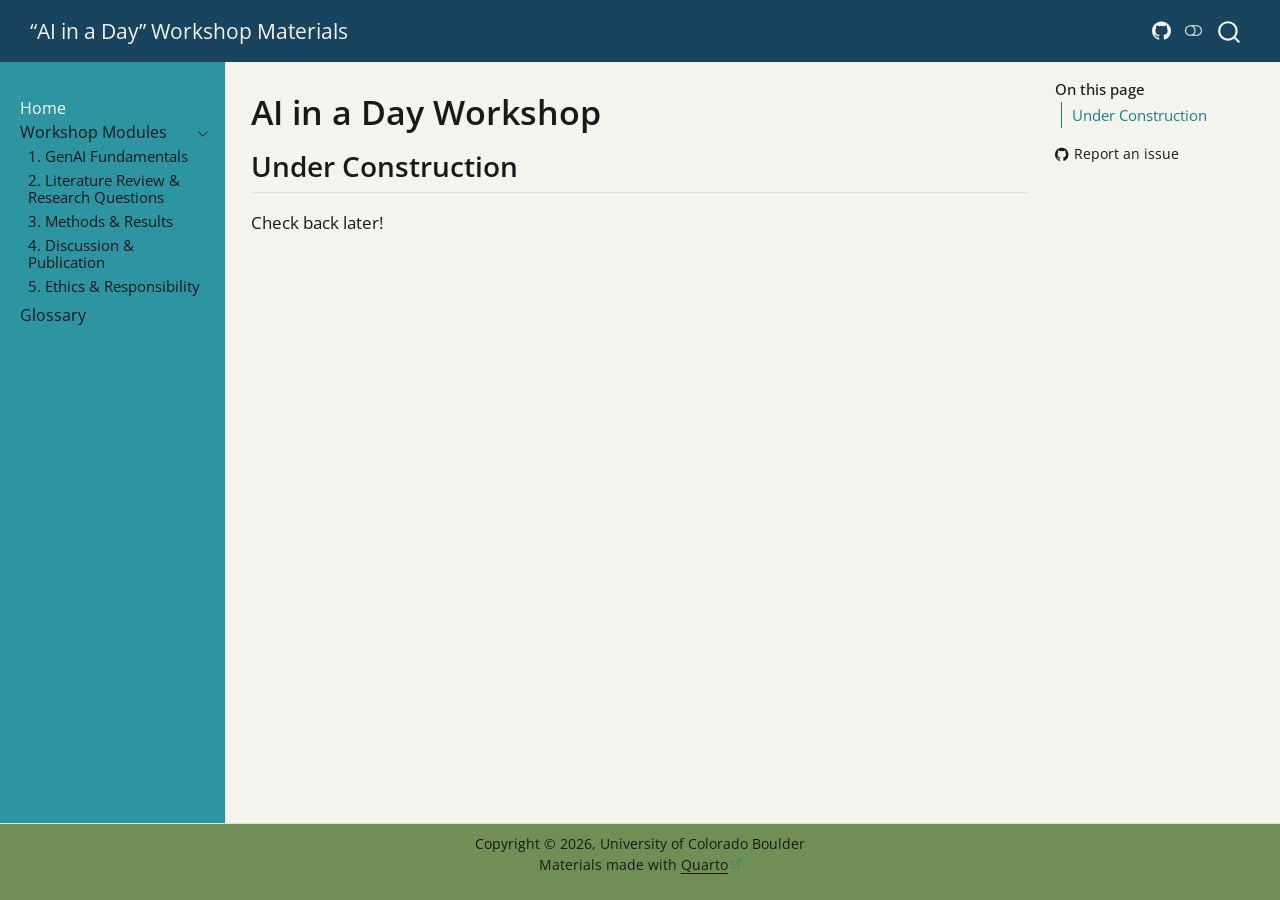
<file: index.html>
<!DOCTYPE html>
<html xmlns="http://www.w3.org/1999/xhtml" lang="en" xml:lang="en"><head>

<meta charset="utf-8">
<meta name="generator" content="quarto-1.10.19">

<meta name="viewport" content="width=device-width, initial-scale=1.0, user-scalable=yes">


<title>AI in a Day Workshop – “AI in a Day” Workshop Materials</title>
<style>
/* Default styles provided by pandoc.
** See https://pandoc.org/MANUAL.html#variables-for-html for config info.
*/
span.smallcaps{font-variant: small-caps;}
div.columns{display: flex; gap: 1.5em;}
div.column{flex: auto;}
@media screen {
div.columns{gap: min(4vw, 1.5em);}
div.column{overflow-x: auto;}
}
div.hanging-indent{margin-left: 1.5em; text-indent: -1.5em;}
ul.task-list{list-style: none;}
ul.task-list li input[type="checkbox"] {
  width: 0.8em;
  margin: 0 0.8em 0.2em -1em; /* quarto-specific, see https://github.com/quarto-dev/quarto-cli/issues/4556 */ 
  vertical-align: middle;
}
</style>


<script src="site_libs/quarto-nav/quarto-nav.js"></script>
<script src="site_libs/quarto-nav/headroom.min.js"></script>
<script src="site_libs/clipboard/clipboard.min.js"></script>
<script src="site_libs/quarto-search/autocomplete.umd.js"></script>
<script src="site_libs/quarto-search/fuse.min.js"></script>
<script src="site_libs/quarto-search/quarto-search.js"></script>
<meta name="quarto:offset" content="./">
<link href=".//topics/images/logo/esiil.png" rel="icon" type="image/png">
<script src="site_libs/quarto-html/quarto.js" type="module"></script>
<script src="site_libs/quarto-html/tabsets/tabsets.js" type="module"></script>
<script src="site_libs/quarto-html/popper.min.js"></script>
<script src="site_libs/quarto-html/tippy.umd.min.js"></script>
<script src="site_libs/quarto-html/anchor.min.js"></script>
<link href="site_libs/quarto-html/tippy.css" rel="stylesheet">
<link href="site_libs/quarto-html/quarto-syntax-highlighting-bf27225e3a48a9273f3daa8f8e829971.css" rel="stylesheet" class="quarto-color-scheme" id="quarto-text-highlighting-styles">
<link href="site_libs/quarto-html/quarto-syntax-highlighting-dark-b626d73c4c936ccc3cb08be7d45d1df6.css" rel="stylesheet" class="quarto-color-scheme quarto-color-alternate" id="quarto-text-highlighting-styles">
<link href="site_libs/quarto-html/quarto-syntax-highlighting-bf27225e3a48a9273f3daa8f8e829971.css" rel="stylesheet" class="quarto-color-scheme-extra" id="quarto-text-highlighting-styles">
<script src="site_libs/bootstrap/bootstrap.min.js"></script>
<link href="site_libs/bootstrap/bootstrap-icons.css" rel="stylesheet">
<link href="site_libs/bootstrap/bootstrap-7f2bae05c205d09e2d158e8ae64bb7f1.min.css" rel="stylesheet" append-hash="true" class="quarto-color-scheme" id="quarto-bootstrap" data-mode="light">
<link href="site_libs/bootstrap/bootstrap-dark-ad0df9005e456016f2697b0d44e5c72c.min.css" rel="stylesheet" append-hash="true" class="quarto-color-scheme quarto-color-alternate" id="quarto-bootstrap" data-mode="dark">
<link href="site_libs/bootstrap/bootstrap-7f2bae05c205d09e2d158e8ae64bb7f1.min.css" rel="stylesheet" append-hash="true" class="quarto-color-scheme-extra" id="quarto-bootstrap" data-mode="light">
<script id="quarto-search-options" type="application/json">{
  "location": "navbar",
  "copy-button": false,
  "collapse-after": 3,
  "panel-placement": "end",
  "type": "overlay",
  "limit": 50,
  "keyboard-shortcut": [
    "f",
    "/",
    "s"
  ],
  "show-item-context": false,
  "language": {
    "search-no-results-text": "No results",
    "search-matching-documents-text": "matching documents",
    "search-copy-link-title": "Copy link to search",
    "search-hide-matches-text": "Hide additional matches",
    "search-more-match-text": "more match in this document",
    "search-more-matches-text": "more matches in this document",
    "search-clear-button-title": "Clear",
    "search-text-placeholder": "",
    "search-detached-cancel-button-title": "Cancel",
    "search-submit-button-title": "Submit",
    "search-label": "Search"
  }
}</script>


</head>

<body class="nav-sidebar docked nav-fixed quarto-light"><script id="quarto-html-before-body" type="application/javascript">
    const toggleBodyColorMode = (bsSheetEl) => {
      const mode = bsSheetEl.getAttribute("data-mode");
      const bodyEl = window.document.querySelector("body");
      if (mode === "dark") {
        bodyEl.classList.add("quarto-dark");
        bodyEl.classList.remove("quarto-light");
      } else {
        bodyEl.classList.add("quarto-light");
        bodyEl.classList.remove("quarto-dark");
      }
    }
    const toggleBodyColorPrimary = () => {
      const bsSheetEl = window.document.querySelector("link#quarto-bootstrap:not([rel=disabled-stylesheet])");
      if (bsSheetEl) {
        toggleBodyColorMode(bsSheetEl);
      }
    }
    const setColorSchemeToggle = (alternate) => {
      const toggles = window.document.querySelectorAll('.quarto-color-scheme-toggle');
      for (let i=0; i < toggles.length; i++) {
        const toggle = toggles[i];
        if (toggle) {
          if (alternate) {
            toggle.classList.add("alternate");
          } else {
            toggle.classList.remove("alternate");
          }
        }
      }
    };
    const toggleColorMode = (alternate) => {
      // Switch the stylesheets
      const primaryStylesheets = window.document.querySelectorAll('link.quarto-color-scheme:not(.quarto-color-alternate)');
      const alternateStylesheets = window.document.querySelectorAll('link.quarto-color-scheme.quarto-color-alternate');
      manageTransitions('#quarto-margin-sidebar .nav-link', false);
      if (alternate) {
        // note: dark is layered on light, we don't disable primary!
        enableStylesheet(alternateStylesheets);
        for (const sheetNode of alternateStylesheets) {
          if (sheetNode.id === "quarto-bootstrap") {
            toggleBodyColorMode(sheetNode);
          }
        }
      } else {
        disableStylesheet(alternateStylesheets);
        enableStylesheet(primaryStylesheets)
        toggleBodyColorPrimary();
      }
      manageTransitions('#quarto-margin-sidebar .nav-link', true);
      // Switch the toggles
      setColorSchemeToggle(alternate)
      // Hack to workaround the fact that safari doesn't
      // properly recolor the scrollbar when toggling (#1455)
      if (navigator.userAgent.indexOf('Safari') > 0 && navigator.userAgent.indexOf('Chrome') == -1) {
        manageTransitions("body", false);
        window.scrollTo(0, 1);
        setTimeout(() => {
          window.scrollTo(0, 0);
          manageTransitions("body", true);
        }, 40);
      }
    }
    const disableStylesheet = (stylesheets) => {
      for (let i=0; i < stylesheets.length; i++) {
        const stylesheet = stylesheets[i];
        stylesheet.rel = 'disabled-stylesheet';
      }
    }
    const enableStylesheet = (stylesheets) => {
      for (let i=0; i < stylesheets.length; i++) {
        const stylesheet = stylesheets[i];
        if(stylesheet.rel !== 'stylesheet') { // for Chrome, which will still FOUC without this check
          stylesheet.rel = 'stylesheet';
        }
      }
    }
    const manageTransitions = (selector, allowTransitions) => {
      const els = window.document.querySelectorAll(selector);
      for (let i=0; i < els.length; i++) {
        const el = els[i];
        if (allowTransitions) {
          el.classList.remove('notransition');
        } else {
          el.classList.add('notransition');
        }
      }
    }
    const isFileUrl = () => {
      return window.location.protocol === 'file:';
    }
    const hasAlternateSentinel = () => {
      let styleSentinel = getColorSchemeSentinel();
      if (styleSentinel !== null) {
        return styleSentinel === "alternate";
      } else {
        return false;
      }
    }
    const setStyleSentinel = (alternate) => {
      const value = alternate ? "alternate" : "default";
      if (!isFileUrl()) {
        window.localStorage.setItem("quarto-color-scheme", value);
      } else {
        localAlternateSentinel = value;
      }
    }
    const getColorSchemeSentinel = () => {
      if (!isFileUrl()) {
        const storageValue = window.localStorage.getItem("quarto-color-scheme");
        return storageValue != null ? storageValue : localAlternateSentinel;
      } else {
        return localAlternateSentinel;
      }
    }
    const toggleGiscusIfUsed = (isAlternate, darkModeDefault) => {
      const baseTheme = document.querySelector('#giscus-base-theme')?.value ?? 'light';
      const alternateTheme = document.querySelector('#giscus-alt-theme')?.value ?? 'dark';
      let newTheme = '';
      if(authorPrefersDark) {
        newTheme = isAlternate ? baseTheme : alternateTheme;
      } else {
        newTheme = isAlternate ? alternateTheme : baseTheme;
      }
      const changeGiscusTheme = () => {
        // From: https://github.com/giscus/giscus/issues/336
        const sendMessage = (message) => {
          const iframe = document.querySelector('iframe.giscus-frame');
          if (!iframe) return;
          iframe.contentWindow.postMessage({ giscus: message }, 'https://giscus.app');
        }
        sendMessage({
          setConfig: {
            theme: newTheme
          }
        });
      }
      const isGiscussLoaded = window.document.querySelector('iframe.giscus-frame') !== null;
      if (isGiscussLoaded) {
        changeGiscusTheme();
      }
    };
    const authorPrefersDark = false;
    const darkModeDefault = authorPrefersDark;
      document.querySelector('link#quarto-text-highlighting-styles.quarto-color-scheme-extra').rel = 'disabled-stylesheet';
      document.querySelector('link#quarto-bootstrap.quarto-color-scheme-extra').rel = 'disabled-stylesheet';
    let localAlternateSentinel = darkModeDefault ? 'alternate' : 'default';
    // Dark / light mode switch
    window.quartoToggleColorScheme = () => {
      // Read the current dark / light value
      let toAlternate = !hasAlternateSentinel();
      toggleColorMode(toAlternate);
      setStyleSentinel(toAlternate);
      toggleGiscusIfUsed(toAlternate, darkModeDefault);
      window.dispatchEvent(new Event('resize'));
    };
    // Switch to dark mode if need be
    if (hasAlternateSentinel()) {
      toggleColorMode(true);
    } else {
      toggleColorMode(false);
    }
  </script>

<div id="quarto-search-results"></div>
  <header id="quarto-header" class="headroom fixed-top">
    <nav class="navbar navbar-expand-lg " data-bs-theme="dark">
      <div class="navbar-container container-fluid">
      <div class="navbar-brand-container mx-auto">
    <a class="navbar-brand" href="./index.html">
    <span class="navbar-title">“AI in a Day” Workshop Materials</span>
    </a>
  </div>
            <div id="quarto-search" class="" title="Search"></div>
          <button class="navbar-toggler" type="button" data-bs-toggle="collapse" data-bs-target="#navbarCollapse" aria-controls="navbarCollapse" role="menu" aria-expanded="false" aria-label="Toggle navigation" onclick="if (window.quartoToggleHeadroom) { window.quartoToggleHeadroom(); }">
  <span class="navbar-toggler-icon"></span>
</button>
          <div class="collapse navbar-collapse" id="navbarCollapse">
            <ul class="navbar-nav navbar-nav-scroll ms-auto">
  <li class="nav-item compact">
    <a class="nav-link" href="https://github.com/CU-ESIIL/AI-in-a-day"> <i class="bi bi-github" role="img">
</i> 
<span class="menu-text"></span></a>
  </li>  
</ul>
          </div> <!-- /navcollapse -->
            <div class="quarto-navbar-tools">
  <a href="" class="quarto-color-scheme-toggle quarto-navigation-tool  px-1" onclick="window.quartoToggleColorScheme(); return false;" title="Toggle dark mode"><i class="bi"></i></a>
</div>
      </div> <!-- /container-fluid -->
    </nav>
  <nav class="quarto-secondary-nav">
    <div class="container-fluid d-flex">
      <button type="button" class="quarto-btn-toggle btn" data-bs-toggle="collapse" role="button" data-bs-target=".quarto-sidebar-collapse-item" aria-controls="quarto-sidebar" aria-expanded="false" aria-label="Toggle sidebar navigation" onclick="if (window.quartoToggleHeadroom) { window.quartoToggleHeadroom(); }">
        <i class="bi bi-layout-text-sidebar-reverse"></i>
      </button>
        <nav class="quarto-page-breadcrumbs" aria-label="breadcrumb"><ol class="breadcrumb"><li class="breadcrumb-item"><a href="./index.html">Home</a></li></ol></nav>
        <a class="flex-grow-1" role="navigation" data-bs-toggle="collapse" data-bs-target=".quarto-sidebar-collapse-item" aria-controls="quarto-sidebar" aria-expanded="false" aria-label="Toggle sidebar navigation" onclick="if (window.quartoToggleHeadroom) { window.quartoToggleHeadroom(); }">      
        </a>
    </div>
  </nav>
</header>
<!-- content -->
<div id="quarto-content" class="quarto-container page-columns page-rows-contents page-layout-article page-navbar">
<!-- sidebar -->
  <nav id="quarto-sidebar" class="sidebar collapse collapse-horizontal quarto-sidebar-collapse-item sidebar-navigation docked overflow-auto">
    <div class="sidebar-menu-container"> 
    <ul class="list-unstyled mt-1">
        <li class="sidebar-item">
  <div class="sidebar-item-container"> 
  <a href="./index.html" class="sidebar-item-text sidebar-link active">
 <span class="menu-text">Home</span></a>
  </div>
</li>
        <li class="sidebar-item sidebar-item-section">
      <div class="sidebar-item-container"> 
            <a class="sidebar-item-text sidebar-link text-start" data-bs-toggle="collapse" data-bs-target="#quarto-sidebar-section-1" role="navigation" aria-expanded="true">
 <span class="menu-text">Workshop Modules</span></a>
          <a class="sidebar-item-toggle text-start" data-bs-toggle="collapse" data-bs-target="#quarto-sidebar-section-1" role="navigation" aria-expanded="true" aria-label="Toggle section">
            <i class="bi bi-chevron-right ms-2"></i>
          </a> 
      </div>
      <ul id="quarto-sidebar-section-1" class="collapse list-unstyled sidebar-section depth1 show">  
          <li class="sidebar-item">
  <div class="sidebar-item-container"> 
  <a href="./mod-01.html" class="sidebar-item-text sidebar-link">
 <span class="menu-text">1. GenAI Fundamentals</span></a>
  </div>
</li>
          <li class="sidebar-item">
  <div class="sidebar-item-container"> 
  <a href="./mod-02.html" class="sidebar-item-text sidebar-link">
 <span class="menu-text">2. Literature Review &amp; Research Questions</span></a>
  </div>
</li>
          <li class="sidebar-item">
  <div class="sidebar-item-container"> 
  <a href="./mod-03.html" class="sidebar-item-text sidebar-link">
 <span class="menu-text">3.  Methods &amp; Results</span></a>
  </div>
</li>
          <li class="sidebar-item">
  <div class="sidebar-item-container"> 
  <a href="./mod-04.html" class="sidebar-item-text sidebar-link">
 <span class="menu-text">4. Discussion &amp; Publication</span></a>
  </div>
</li>
          <li class="sidebar-item">
  <div class="sidebar-item-container"> 
  <a href="./mod-05.html" class="sidebar-item-text sidebar-link">
 <span class="menu-text">5. Ethics &amp; Responsibility</span></a>
  </div>
</li>
      </ul>
  </li>
        <li class="sidebar-item">
  <div class="sidebar-item-container"> 
  <a href="./glossary.html" class="sidebar-item-text sidebar-link">
 <span class="menu-text">Glossary</span></a>
  </div>
</li>
    </ul>
    </div>
</nav>
<div id="quarto-sidebar-glass" class="quarto-sidebar-collapse-item" data-bs-toggle="collapse" data-bs-target=".quarto-sidebar-collapse-item"></div>
<!-- margin-sidebar -->
    <div id="quarto-margin-sidebar" class="sidebar margin-sidebar">
        <nav id="TOC" role="doc-toc" class="toc-active">
    <h2 id="toc-title">On this page</h2>
   
  <ul>
  <li><a href="#under-construction" id="toc-under-construction" class="nav-link active" data-scroll-target="#under-construction">Under Construction</a></li>
  </ul>
<div class="toc-actions"><ul><li><a href="https://github.com/CU-ESIIL/AI-in-a-day/issues/new" class="toc-action"><i class="bi bi-github"></i>Report an issue</a></li></ul></div></nav>
    </div>
<!-- main -->
<main class="content" id="quarto-document-content">


<header id="title-block-header" class="quarto-title-block default">
<div class="quarto-title">
<h1 class="title">AI in a Day Workshop</h1>
</div>



<div class="quarto-title-meta">

    
  
    
  </div>
  


</header>


<section id="under-construction" class="level2">
<h2 class="anchored" data-anchor-id="under-construction">Under Construction</h2>
<p>Check back later!</p>


</section>

</main> <!-- /main -->
<script id="quarto-html-after-body" type="application/javascript">
  window.document.addEventListener("DOMContentLoaded", function (event) {
    // Ensure there is a toggle, if there isn't float one in the top right
    if (window.document.querySelector('.quarto-color-scheme-toggle') === null) {
      const a = window.document.createElement('a');
      a.classList.add('top-right');
      a.classList.add('quarto-color-scheme-toggle');
      a.href = "";
      a.onclick = function() { try { window.quartoToggleColorScheme(); } catch {} return false; };
      const i = window.document.createElement("i");
      i.classList.add('bi');
      a.appendChild(i);
      window.document.body.appendChild(a);
    }
    setColorSchemeToggle(hasAlternateSentinel())
    const icon = "";
    const anchorJS = new window.AnchorJS();
    anchorJS.options = {
      placement: 'right',
      icon: icon
    };
    anchorJS.add('.anchored');
    const isCodeAnnotation = (el) => {
      for (const clz of el.classList) {
        if (clz.startsWith('code-annotation-')) {                     
          return true;
        }
      }
      return false;
    }
    const onCopySuccess = function(e) {
      // button target
      const button = e.trigger;
      // don't keep focus
      button.blur();
      // flash "checked"
      button.classList.add('code-copy-button-checked');
      var currentTitle = button.getAttribute("title");
      button.setAttribute("title", "Copied!");
      let tooltip;
      if (window.bootstrap) {
        button.setAttribute("data-bs-toggle", "tooltip");
        button.setAttribute("data-bs-placement", "left");
        button.setAttribute("data-bs-title", "Copied!");
        tooltip = new bootstrap.Tooltip(button, 
          { trigger: "manual", 
            customClass: "code-copy-button-tooltip",
            offset: [0, -8]});
        tooltip.show();    
      }
      setTimeout(function() {
        if (tooltip) {
          tooltip.hide();
          button.removeAttribute("data-bs-title");
          button.removeAttribute("data-bs-toggle");
          button.removeAttribute("data-bs-placement");
        }
        button.setAttribute("title", currentTitle);
        button.classList.remove('code-copy-button-checked');
      }, 1000);
      // clear code selection
      e.clearSelection();
    }
    const getTextToCopy = function(trigger) {
      const outerScaffold = trigger.parentElement.cloneNode(true);
      const codeEl = outerScaffold.querySelector('code');
      for (const childEl of codeEl.children) {
        if (isCodeAnnotation(childEl)) {
          childEl.remove();
        }
      }
      return codeEl.innerText;
    }
    const clipboard = new window.ClipboardJS('.code-copy-button:not([data-in-quarto-modal])', {
      text: getTextToCopy
    });
    clipboard.on('success', onCopySuccess);
    if (window.document.getElementById('quarto-embedded-source-code-modal')) {
      const clipboardModal = new window.ClipboardJS('.code-copy-button[data-in-quarto-modal]', {
        text: getTextToCopy,
        container: window.document.getElementById('quarto-embedded-source-code-modal')
      });
      clipboardModal.on('success', onCopySuccess);
    }
      var localhostRegex = new RegExp(/^(?:http|https):\/\/localhost\:?[0-9]*\//);
      var mailtoRegex = new RegExp(/^mailto:/);
        var filterRegex = new RegExp("https:\/\/CU-ESIIL\.github\.io\/AI-in-a-day\/");
      var isInternal = (href) => {
          return filterRegex.test(href) || localhostRegex.test(href) || mailtoRegex.test(href);
      }
      // Inspect non-navigation links and adorn them if external
     var links = window.document.querySelectorAll('a[href]:not(.nav-link):not(.navbar-brand):not(.toc-action):not(.sidebar-link):not(.sidebar-item-toggle):not(.pagination-link):not(.no-external):not([aria-hidden]):not(.dropdown-item):not(.quarto-navigation-tool):not(.about-link)');
      for (var i=0; i<links.length; i++) {
        const link = links[i];
        if (!isInternal(link.href)) {
          // undo the damage that might have been done by quarto-nav.js in the case of
          // links that we want to consider external
          if (link.dataset.originalHref !== undefined) {
            link.href = link.dataset.originalHref;
          }
            // target, if specified
            link.setAttribute("target", "_blank");
            if (link.getAttribute("rel") === null) {
              link.setAttribute("rel", "noopener");
            }
            // default icon
            link.classList.add("external");
        }
      }
    function tippyHover(el, contentFn, onTriggerFn, onUntriggerFn) {
      const config = {
        allowHTML: true,
        maxWidth: 500,
        delay: 100,
        arrow: false,
        appendTo: function(el) {
            return el.parentElement;
        },
        interactive: true,
        interactiveBorder: 10,
        theme: 'quarto',
        placement: 'bottom-start',
      };
      if (contentFn) {
        config.content = contentFn;
      }
      if (onTriggerFn) {
        config.onTrigger = onTriggerFn;
      }
      if (onUntriggerFn) {
        config.onUntrigger = onUntriggerFn;
      }
      window.tippy(el, config); 
    }
    const noterefs = window.document.querySelectorAll('a[role="doc-noteref"]');
    for (var i=0; i<noterefs.length; i++) {
      const ref = noterefs[i];
      tippyHover(ref, function() {
        // use id or data attribute instead here
        let href = ref.getAttribute('data-footnote-href') || ref.getAttribute('href');
        try { href = new URL(href).hash; } catch {}
        const id = href.replace(/^#\/?/, "");
        const note = window.document.getElementById(id);
        if (note) {
          return note.innerHTML;
        } else {
          return "";
        }
      });
    }
    const xrefs = window.document.querySelectorAll('a.quarto-xref');
    const processXRef = (id, note) => {
      // Strip column container classes
      const stripColumnClz = (el) => {
        el.classList.remove("page-full", "page-columns");
        if (el.children) {
          for (const child of el.children) {
            stripColumnClz(child);
          }
        }
      }
      stripColumnClz(note)
      if (id === null || id.startsWith('sec-')) {
        // Special case sections, only their first couple elements
        const container = document.createElement("div");
        if (note.children && note.children.length > 2) {
          container.appendChild(note.children[0].cloneNode(true));
          for (let i = 1; i < note.children.length; i++) {
            const child = note.children[i];
            if (child.tagName === "P" && child.innerText === "") {
              continue;
            } else {
              container.appendChild(child.cloneNode(true));
              break;
            }
          }
          if (window.Quarto?.typesetMath) {
            window.Quarto.typesetMath(container);
          }
          return container.innerHTML
        } else {
          if (window.Quarto?.typesetMath) {
            window.Quarto.typesetMath(note);
          }
          return note.innerHTML;
        }
      } else {
        // Remove any anchor links if they are present
        const anchorLink = note.querySelector('a.anchorjs-link');
        if (anchorLink) {
          anchorLink.remove();
        }
        if (window.Quarto?.typesetMath) {
          window.Quarto.typesetMath(note);
        }
        if (note.classList.contains("callout")) {
          return note.outerHTML;
        } else {
          return note.innerHTML;
        }
      }
    }
    for (var i=0; i<xrefs.length; i++) {
      const xref = xrefs[i];
      tippyHover(xref, undefined, function(instance) {
        instance.disable();
        let url = xref.getAttribute('href');
        let hash = undefined; 
        if (url.startsWith('#')) {
          hash = url;
        } else {
          try { hash = new URL(url).hash; } catch {}
        }
        if (hash) {
          const id = hash.replace(/^#\/?/, "");
          const note = window.document.getElementById(id);
          if (note !== null) {
            try {
              const html = processXRef(id, note.cloneNode(true));
              instance.setContent(html);
            } finally {
              instance.enable();
              instance.show();
            }
          } else {
            // See if we can fetch this
            fetch(url.split('#')[0])
            .then(res => res.text())
            .then(html => {
              const parser = new DOMParser();
              const htmlDoc = parser.parseFromString(html, "text/html");
              const note = htmlDoc.getElementById(id);
              if (note !== null) {
                const html = processXRef(id, note);
                instance.setContent(html);
              } 
            }).finally(() => {
              instance.enable();
              instance.show();
            });
          }
        } else {
          // See if we can fetch a full url (with no hash to target)
          // This is a special case and we should probably do some content thinning / targeting
          fetch(url)
          .then(res => res.text())
          .then(html => {
            const parser = new DOMParser();
            const htmlDoc = parser.parseFromString(html, "text/html");
            const note = htmlDoc.querySelector('main.content');
            if (note !== null) {
              // This should only happen for chapter cross references
              // (since there is no id in the URL)
              // remove the first header
              if (note.children.length > 0 && note.children[0].tagName === "HEADER") {
                note.children[0].remove();
              }
              const html = processXRef(null, note);
              instance.setContent(html);
            } 
          }).finally(() => {
            instance.enable();
            instance.show();
          });
        }
      }, function(instance) {
      });
    }
        let selectedAnnoteEl;
        const selectorForAnnotation = ( cell, annotation) => {
          let cellAttr = 'data-code-cell="' + cell + '"';
          let lineAttr = 'data-code-annotation="' +  annotation + '"';
          const selector = 'span[' + cellAttr + '][' + lineAttr + ']';
          return selector;
        }
        const selectCodeLines = (annoteEl) => {
          const doc = window.document;
          const targetCell = annoteEl.getAttribute("data-target-cell");
          const targetAnnotation = annoteEl.getAttribute("data-target-annotation");
          const annoteSpan = window.document.querySelector(selectorForAnnotation(targetCell, targetAnnotation));
          const lines = annoteSpan.getAttribute("data-code-lines").split(",");
          const lineIds = lines.map((line) => {
            return targetCell + "-" + line;
          })
          let top = null;
          let height = null;
          let parent = null;
          if (lineIds.length > 0) {
              //compute the position of the single el (top and bottom and make a div)
              const el = window.document.getElementById(lineIds[0]);
              top = el.offsetTop;
              height = el.offsetHeight;
              parent = el.parentElement.parentElement;
            if (lineIds.length > 1) {
              const lastEl = window.document.getElementById(lineIds[lineIds.length - 1]);
              const bottom = lastEl.offsetTop + lastEl.offsetHeight;
              height = bottom - top;
            }
            if (top !== null && height !== null && parent !== null) {
              // cook up a div (if necessary) and position it 
              let div = window.document.getElementById("code-annotation-line-highlight");
              if (div === null) {
                div = window.document.createElement("div");
                div.setAttribute("id", "code-annotation-line-highlight");
                div.style.position = 'absolute';
                parent.appendChild(div);
              }
              div.style.top = top - 2 + "px";
              div.style.height = height + 4 + "px";
              div.style.left = 0;
              let gutterDiv = window.document.getElementById("code-annotation-line-highlight-gutter");
              if (gutterDiv === null) {
                gutterDiv = window.document.createElement("div");
                gutterDiv.setAttribute("id", "code-annotation-line-highlight-gutter");
                gutterDiv.style.position = 'absolute';
                const codeCell = window.document.getElementById(targetCell);
                const gutter = codeCell.querySelector('.code-annotation-gutter');
                gutter.appendChild(gutterDiv);
              }
              gutterDiv.style.top = top - 2 + "px";
              gutterDiv.style.height = height + 4 + "px";
            }
            selectedAnnoteEl = annoteEl;
          }
        };
        const unselectCodeLines = () => {
          const elementsIds = ["code-annotation-line-highlight", "code-annotation-line-highlight-gutter"];
          elementsIds.forEach((elId) => {
            const div = window.document.getElementById(elId);
            if (div) {
              div.remove();
            }
          });
          selectedAnnoteEl = undefined;
        };
          // Handle positioning of the toggle
      window.addEventListener(
        "resize",
        throttle(() => {
          elRect = undefined;
          if (selectedAnnoteEl) {
            selectCodeLines(selectedAnnoteEl);
          }
        }, 10)
      );
      function throttle(fn, ms) {
      let throttle = false;
      let timer;
        return (...args) => {
          if(!throttle) { // first call gets through
              fn.apply(this, args);
              throttle = true;
          } else { // all the others get throttled
              if(timer) clearTimeout(timer); // cancel #2
              timer = setTimeout(() => {
                fn.apply(this, args);
                timer = throttle = false;
              }, ms);
          }
        };
      }
        // Attach click handler to the DT
        const annoteDls = window.document.querySelectorAll('dt[data-target-cell]');
        for (const annoteDlNode of annoteDls) {
          annoteDlNode.addEventListener('click', (event) => {
            const clickedEl = event.target;
            if (clickedEl !== selectedAnnoteEl) {
              unselectCodeLines();
              const activeEl = window.document.querySelector('dt[data-target-cell].code-annotation-active');
              if (activeEl) {
                activeEl.classList.remove('code-annotation-active');
              }
              selectCodeLines(clickedEl);
              clickedEl.classList.add('code-annotation-active');
            } else {
              // Unselect the line
              unselectCodeLines();
              clickedEl.classList.remove('code-annotation-active');
            }
          });
        }
    const findCites = (el) => {
      const parentEl = el.parentElement;
      if (parentEl) {
        const cites = parentEl.dataset.cites;
        if (cites) {
          return {
            el,
            cites: cites.split(' ')
          };
        } else {
          return findCites(el.parentElement)
        }
      } else {
        return undefined;
      }
    };
    var bibliorefs = window.document.querySelectorAll('a[role="doc-biblioref"]');
    for (var i=0; i<bibliorefs.length; i++) {
      const ref = bibliorefs[i];
      const citeInfo = findCites(ref);
      if (citeInfo) {
        tippyHover(citeInfo.el, function() {
          var popup = window.document.createElement('div');
          citeInfo.cites.forEach(function(cite) {
            var citeDiv = window.document.createElement('div');
            citeDiv.classList.add('hanging-indent');
            citeDiv.classList.add('csl-entry');
            var biblioDiv = window.document.getElementById('ref-' + cite);
            if (biblioDiv) {
              citeDiv.innerHTML = biblioDiv.innerHTML;
            }
            popup.appendChild(citeDiv);
          });
          return popup.innerHTML;
        });
      }
    }
  });
  </script>
</div> <!-- /content -->
<footer class="footer">
  <div class="nav-footer">
    <div class="nav-footer-left">
      &nbsp;
    </div>   
    <div class="nav-footer-center">
<p>Copyright © 2026, University of Colorado Boulder <br> Materials made with <a href="https://quarto.org/">Quarto</a></p>
<div class="toc-actions d-sm-block d-md-none"><ul><li><a href="https://github.com/CU-ESIIL/AI-in-a-day/issues/new" class="toc-action"><i class="bi bi-github"></i>Report an issue</a></li></ul></div></div>
    <div class="nav-footer-right">
      &nbsp;
    </div>
  </div>
</footer>




</body></html>
</file>
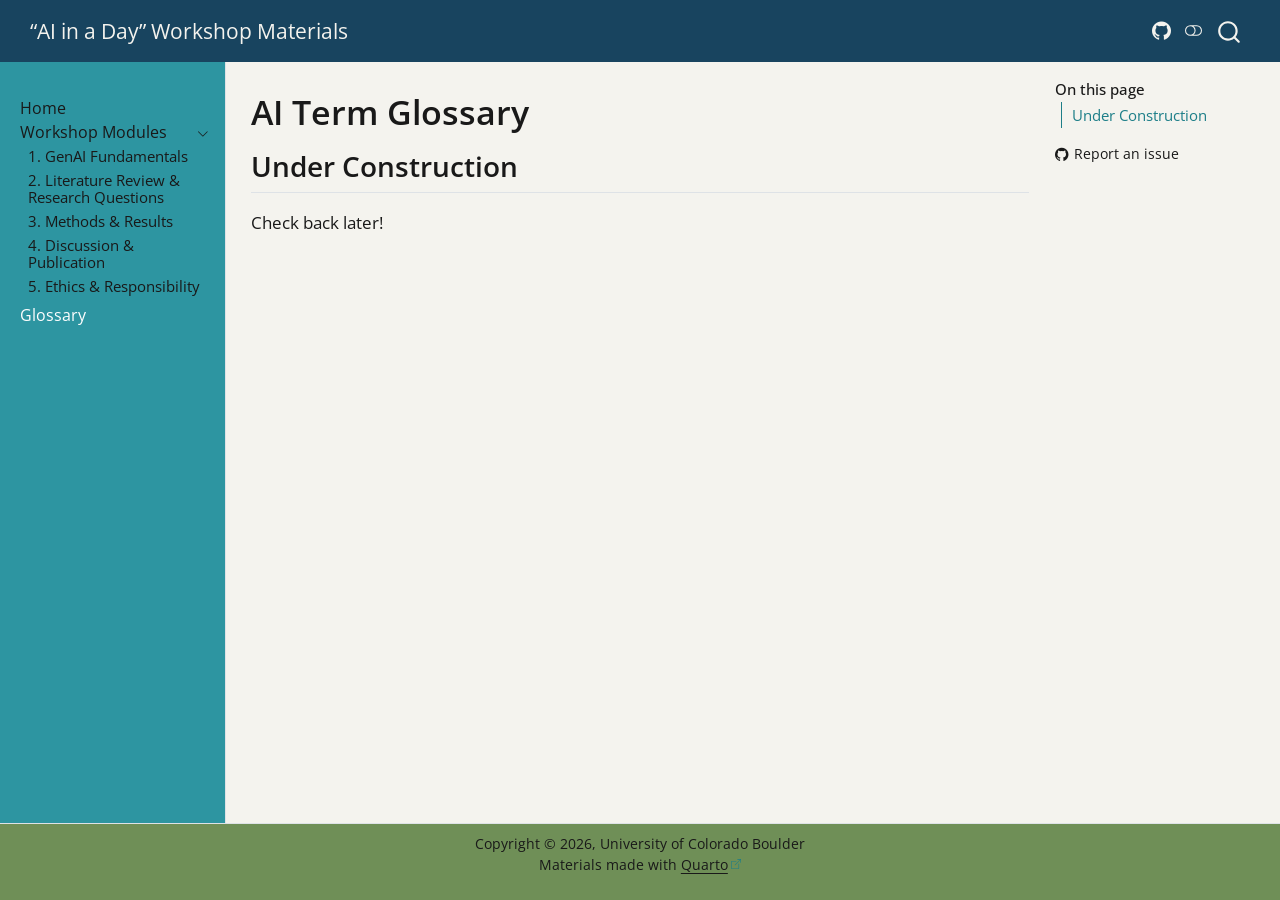
<file: glossary.html>
<!DOCTYPE html>
<html xmlns="http://www.w3.org/1999/xhtml" lang="en" xml:lang="en"><head>

<meta charset="utf-8">
<meta name="generator" content="quarto-1.10.19">

<meta name="viewport" content="width=device-width, initial-scale=1.0, user-scalable=yes">


<title>AI Term Glossary – “AI in a Day” Workshop Materials</title>
<style>
/* Default styles provided by pandoc.
** See https://pandoc.org/MANUAL.html#variables-for-html for config info.
*/
span.smallcaps{font-variant: small-caps;}
div.columns{display: flex; gap: 1.5em;}
div.column{flex: auto;}
@media screen {
div.columns{gap: min(4vw, 1.5em);}
div.column{overflow-x: auto;}
}
div.hanging-indent{margin-left: 1.5em; text-indent: -1.5em;}
ul.task-list{list-style: none;}
ul.task-list li input[type="checkbox"] {
  width: 0.8em;
  margin: 0 0.8em 0.2em -1em; /* quarto-specific, see https://github.com/quarto-dev/quarto-cli/issues/4556 */ 
  vertical-align: middle;
}
</style>


<script src="site_libs/quarto-nav/quarto-nav.js"></script>
<script src="site_libs/quarto-nav/headroom.min.js"></script>
<script src="site_libs/clipboard/clipboard.min.js"></script>
<script src="site_libs/quarto-search/autocomplete.umd.js"></script>
<script src="site_libs/quarto-search/fuse.min.js"></script>
<script src="site_libs/quarto-search/quarto-search.js"></script>
<meta name="quarto:offset" content="./">
<link href=".//topics/images/logo/esiil.png" rel="icon" type="image/png">
<script src="site_libs/quarto-html/quarto.js" type="module"></script>
<script src="site_libs/quarto-html/tabsets/tabsets.js" type="module"></script>
<script src="site_libs/quarto-html/popper.min.js"></script>
<script src="site_libs/quarto-html/tippy.umd.min.js"></script>
<script src="site_libs/quarto-html/anchor.min.js"></script>
<link href="site_libs/quarto-html/tippy.css" rel="stylesheet">
<link href="site_libs/quarto-html/quarto-syntax-highlighting-bf27225e3a48a9273f3daa8f8e829971.css" rel="stylesheet" class="quarto-color-scheme" id="quarto-text-highlighting-styles">
<link href="site_libs/quarto-html/quarto-syntax-highlighting-dark-b626d73c4c936ccc3cb08be7d45d1df6.css" rel="stylesheet" class="quarto-color-scheme quarto-color-alternate" id="quarto-text-highlighting-styles">
<link href="site_libs/quarto-html/quarto-syntax-highlighting-bf27225e3a48a9273f3daa8f8e829971.css" rel="stylesheet" class="quarto-color-scheme-extra" id="quarto-text-highlighting-styles">
<script src="site_libs/bootstrap/bootstrap.min.js"></script>
<link href="site_libs/bootstrap/bootstrap-icons.css" rel="stylesheet">
<link href="site_libs/bootstrap/bootstrap-7f2bae05c205d09e2d158e8ae64bb7f1.min.css" rel="stylesheet" append-hash="true" class="quarto-color-scheme" id="quarto-bootstrap" data-mode="light">
<link href="site_libs/bootstrap/bootstrap-dark-ad0df9005e456016f2697b0d44e5c72c.min.css" rel="stylesheet" append-hash="true" class="quarto-color-scheme quarto-color-alternate" id="quarto-bootstrap" data-mode="dark">
<link href="site_libs/bootstrap/bootstrap-7f2bae05c205d09e2d158e8ae64bb7f1.min.css" rel="stylesheet" append-hash="true" class="quarto-color-scheme-extra" id="quarto-bootstrap" data-mode="light">
<script id="quarto-search-options" type="application/json">{
  "location": "navbar",
  "copy-button": false,
  "collapse-after": 3,
  "panel-placement": "end",
  "type": "overlay",
  "limit": 50,
  "keyboard-shortcut": [
    "f",
    "/",
    "s"
  ],
  "show-item-context": false,
  "language": {
    "search-no-results-text": "No results",
    "search-matching-documents-text": "matching documents",
    "search-copy-link-title": "Copy link to search",
    "search-hide-matches-text": "Hide additional matches",
    "search-more-match-text": "more match in this document",
    "search-more-matches-text": "more matches in this document",
    "search-clear-button-title": "Clear",
    "search-text-placeholder": "",
    "search-detached-cancel-button-title": "Cancel",
    "search-submit-button-title": "Submit",
    "search-label": "Search"
  }
}</script>


</head>

<body class="nav-sidebar docked nav-fixed quarto-light"><script id="quarto-html-before-body" type="application/javascript">
    const toggleBodyColorMode = (bsSheetEl) => {
      const mode = bsSheetEl.getAttribute("data-mode");
      const bodyEl = window.document.querySelector("body");
      if (mode === "dark") {
        bodyEl.classList.add("quarto-dark");
        bodyEl.classList.remove("quarto-light");
      } else {
        bodyEl.classList.add("quarto-light");
        bodyEl.classList.remove("quarto-dark");
      }
    }
    const toggleBodyColorPrimary = () => {
      const bsSheetEl = window.document.querySelector("link#quarto-bootstrap:not([rel=disabled-stylesheet])");
      if (bsSheetEl) {
        toggleBodyColorMode(bsSheetEl);
      }
    }
    const setColorSchemeToggle = (alternate) => {
      const toggles = window.document.querySelectorAll('.quarto-color-scheme-toggle');
      for (let i=0; i < toggles.length; i++) {
        const toggle = toggles[i];
        if (toggle) {
          if (alternate) {
            toggle.classList.add("alternate");
          } else {
            toggle.classList.remove("alternate");
          }
        }
      }
    };
    const toggleColorMode = (alternate) => {
      // Switch the stylesheets
      const primaryStylesheets = window.document.querySelectorAll('link.quarto-color-scheme:not(.quarto-color-alternate)');
      const alternateStylesheets = window.document.querySelectorAll('link.quarto-color-scheme.quarto-color-alternate');
      manageTransitions('#quarto-margin-sidebar .nav-link', false);
      if (alternate) {
        // note: dark is layered on light, we don't disable primary!
        enableStylesheet(alternateStylesheets);
        for (const sheetNode of alternateStylesheets) {
          if (sheetNode.id === "quarto-bootstrap") {
            toggleBodyColorMode(sheetNode);
          }
        }
      } else {
        disableStylesheet(alternateStylesheets);
        enableStylesheet(primaryStylesheets)
        toggleBodyColorPrimary();
      }
      manageTransitions('#quarto-margin-sidebar .nav-link', true);
      // Switch the toggles
      setColorSchemeToggle(alternate)
      // Hack to workaround the fact that safari doesn't
      // properly recolor the scrollbar when toggling (#1455)
      if (navigator.userAgent.indexOf('Safari') > 0 && navigator.userAgent.indexOf('Chrome') == -1) {
        manageTransitions("body", false);
        window.scrollTo(0, 1);
        setTimeout(() => {
          window.scrollTo(0, 0);
          manageTransitions("body", true);
        }, 40);
      }
    }
    const disableStylesheet = (stylesheets) => {
      for (let i=0; i < stylesheets.length; i++) {
        const stylesheet = stylesheets[i];
        stylesheet.rel = 'disabled-stylesheet';
      }
    }
    const enableStylesheet = (stylesheets) => {
      for (let i=0; i < stylesheets.length; i++) {
        const stylesheet = stylesheets[i];
        if(stylesheet.rel !== 'stylesheet') { // for Chrome, which will still FOUC without this check
          stylesheet.rel = 'stylesheet';
        }
      }
    }
    const manageTransitions = (selector, allowTransitions) => {
      const els = window.document.querySelectorAll(selector);
      for (let i=0; i < els.length; i++) {
        const el = els[i];
        if (allowTransitions) {
          el.classList.remove('notransition');
        } else {
          el.classList.add('notransition');
        }
      }
    }
    const isFileUrl = () => {
      return window.location.protocol === 'file:';
    }
    const hasAlternateSentinel = () => {
      let styleSentinel = getColorSchemeSentinel();
      if (styleSentinel !== null) {
        return styleSentinel === "alternate";
      } else {
        return false;
      }
    }
    const setStyleSentinel = (alternate) => {
      const value = alternate ? "alternate" : "default";
      if (!isFileUrl()) {
        window.localStorage.setItem("quarto-color-scheme", value);
      } else {
        localAlternateSentinel = value;
      }
    }
    const getColorSchemeSentinel = () => {
      if (!isFileUrl()) {
        const storageValue = window.localStorage.getItem("quarto-color-scheme");
        return storageValue != null ? storageValue : localAlternateSentinel;
      } else {
        return localAlternateSentinel;
      }
    }
    const toggleGiscusIfUsed = (isAlternate, darkModeDefault) => {
      const baseTheme = document.querySelector('#giscus-base-theme')?.value ?? 'light';
      const alternateTheme = document.querySelector('#giscus-alt-theme')?.value ?? 'dark';
      let newTheme = '';
      if(authorPrefersDark) {
        newTheme = isAlternate ? baseTheme : alternateTheme;
      } else {
        newTheme = isAlternate ? alternateTheme : baseTheme;
      }
      const changeGiscusTheme = () => {
        // From: https://github.com/giscus/giscus/issues/336
        const sendMessage = (message) => {
          const iframe = document.querySelector('iframe.giscus-frame');
          if (!iframe) return;
          iframe.contentWindow.postMessage({ giscus: message }, 'https://giscus.app');
        }
        sendMessage({
          setConfig: {
            theme: newTheme
          }
        });
      }
      const isGiscussLoaded = window.document.querySelector('iframe.giscus-frame') !== null;
      if (isGiscussLoaded) {
        changeGiscusTheme();
      }
    };
    const authorPrefersDark = false;
    const darkModeDefault = authorPrefersDark;
      document.querySelector('link#quarto-text-highlighting-styles.quarto-color-scheme-extra').rel = 'disabled-stylesheet';
      document.querySelector('link#quarto-bootstrap.quarto-color-scheme-extra').rel = 'disabled-stylesheet';
    let localAlternateSentinel = darkModeDefault ? 'alternate' : 'default';
    // Dark / light mode switch
    window.quartoToggleColorScheme = () => {
      // Read the current dark / light value
      let toAlternate = !hasAlternateSentinel();
      toggleColorMode(toAlternate);
      setStyleSentinel(toAlternate);
      toggleGiscusIfUsed(toAlternate, darkModeDefault);
      window.dispatchEvent(new Event('resize'));
    };
    // Switch to dark mode if need be
    if (hasAlternateSentinel()) {
      toggleColorMode(true);
    } else {
      toggleColorMode(false);
    }
  </script>

<div id="quarto-search-results"></div>
  <header id="quarto-header" class="headroom fixed-top">
    <nav class="navbar navbar-expand-lg " data-bs-theme="dark">
      <div class="navbar-container container-fluid">
      <div class="navbar-brand-container mx-auto">
    <a class="navbar-brand" href="./index.html">
    <span class="navbar-title">“AI in a Day” Workshop Materials</span>
    </a>
  </div>
            <div id="quarto-search" class="" title="Search"></div>
          <button class="navbar-toggler" type="button" data-bs-toggle="collapse" data-bs-target="#navbarCollapse" aria-controls="navbarCollapse" role="menu" aria-expanded="false" aria-label="Toggle navigation" onclick="if (window.quartoToggleHeadroom) { window.quartoToggleHeadroom(); }">
  <span class="navbar-toggler-icon"></span>
</button>
          <div class="collapse navbar-collapse" id="navbarCollapse">
            <ul class="navbar-nav navbar-nav-scroll ms-auto">
  <li class="nav-item compact">
    <a class="nav-link" href="https://github.com/CU-ESIIL/AI-in-a-day"> <i class="bi bi-github" role="img">
</i> 
<span class="menu-text"></span></a>
  </li>  
</ul>
          </div> <!-- /navcollapse -->
            <div class="quarto-navbar-tools">
  <a href="" class="quarto-color-scheme-toggle quarto-navigation-tool  px-1" onclick="window.quartoToggleColorScheme(); return false;" title="Toggle dark mode"><i class="bi"></i></a>
</div>
      </div> <!-- /container-fluid -->
    </nav>
  <nav class="quarto-secondary-nav">
    <div class="container-fluid d-flex">
      <button type="button" class="quarto-btn-toggle btn" data-bs-toggle="collapse" role="button" data-bs-target=".quarto-sidebar-collapse-item" aria-controls="quarto-sidebar" aria-expanded="false" aria-label="Toggle sidebar navigation" onclick="if (window.quartoToggleHeadroom) { window.quartoToggleHeadroom(); }">
        <i class="bi bi-layout-text-sidebar-reverse"></i>
      </button>
        <nav class="quarto-page-breadcrumbs" aria-label="breadcrumb"><ol class="breadcrumb"><li class="breadcrumb-item"><a href="./glossary.html">Glossary</a></li></ol></nav>
        <a class="flex-grow-1" role="navigation" data-bs-toggle="collapse" data-bs-target=".quarto-sidebar-collapse-item" aria-controls="quarto-sidebar" aria-expanded="false" aria-label="Toggle sidebar navigation" onclick="if (window.quartoToggleHeadroom) { window.quartoToggleHeadroom(); }">      
        </a>
    </div>
  </nav>
</header>
<!-- content -->
<div id="quarto-content" class="quarto-container page-columns page-rows-contents page-layout-article page-navbar">
<!-- sidebar -->
  <nav id="quarto-sidebar" class="sidebar collapse collapse-horizontal quarto-sidebar-collapse-item sidebar-navigation docked overflow-auto">
    <div class="sidebar-menu-container"> 
    <ul class="list-unstyled mt-1">
        <li class="sidebar-item">
  <div class="sidebar-item-container"> 
  <a href="./index.html" class="sidebar-item-text sidebar-link">
 <span class="menu-text">Home</span></a>
  </div>
</li>
        <li class="sidebar-item sidebar-item-section">
      <div class="sidebar-item-container"> 
            <a class="sidebar-item-text sidebar-link text-start" data-bs-toggle="collapse" data-bs-target="#quarto-sidebar-section-1" role="navigation" aria-expanded="true">
 <span class="menu-text">Workshop Modules</span></a>
          <a class="sidebar-item-toggle text-start" data-bs-toggle="collapse" data-bs-target="#quarto-sidebar-section-1" role="navigation" aria-expanded="true" aria-label="Toggle section">
            <i class="bi bi-chevron-right ms-2"></i>
          </a> 
      </div>
      <ul id="quarto-sidebar-section-1" class="collapse list-unstyled sidebar-section depth1 show">  
          <li class="sidebar-item">
  <div class="sidebar-item-container"> 
  <a href="./mod-01.html" class="sidebar-item-text sidebar-link">
 <span class="menu-text">1. GenAI Fundamentals</span></a>
  </div>
</li>
          <li class="sidebar-item">
  <div class="sidebar-item-container"> 
  <a href="./mod-02.html" class="sidebar-item-text sidebar-link">
 <span class="menu-text">2. Literature Review &amp; Research Questions</span></a>
  </div>
</li>
          <li class="sidebar-item">
  <div class="sidebar-item-container"> 
  <a href="./mod-03.html" class="sidebar-item-text sidebar-link">
 <span class="menu-text">3.  Methods &amp; Results</span></a>
  </div>
</li>
          <li class="sidebar-item">
  <div class="sidebar-item-container"> 
  <a href="./mod-04.html" class="sidebar-item-text sidebar-link">
 <span class="menu-text">4. Discussion &amp; Publication</span></a>
  </div>
</li>
          <li class="sidebar-item">
  <div class="sidebar-item-container"> 
  <a href="./mod-05.html" class="sidebar-item-text sidebar-link">
 <span class="menu-text">5. Ethics &amp; Responsibility</span></a>
  </div>
</li>
      </ul>
  </li>
        <li class="sidebar-item">
  <div class="sidebar-item-container"> 
  <a href="./glossary.html" class="sidebar-item-text sidebar-link active">
 <span class="menu-text">Glossary</span></a>
  </div>
</li>
    </ul>
    </div>
</nav>
<div id="quarto-sidebar-glass" class="quarto-sidebar-collapse-item" data-bs-toggle="collapse" data-bs-target=".quarto-sidebar-collapse-item"></div>
<!-- margin-sidebar -->
    <div id="quarto-margin-sidebar" class="sidebar margin-sidebar">
        <nav id="TOC" role="doc-toc" class="toc-active">
    <h2 id="toc-title">On this page</h2>
   
  <ul>
  <li><a href="#under-construction" id="toc-under-construction" class="nav-link active" data-scroll-target="#under-construction">Under Construction</a></li>
  </ul>
<div class="toc-actions"><ul><li><a href="https://github.com/CU-ESIIL/AI-in-a-day/issues/new" class="toc-action"><i class="bi bi-github"></i>Report an issue</a></li></ul></div></nav>
    </div>
<!-- main -->
<main class="content" id="quarto-document-content">


<header id="title-block-header" class="quarto-title-block default">
<div class="quarto-title">
<h1 class="title">AI Term Glossary</h1>
</div>



<div class="quarto-title-meta">

    
  
    
  </div>
  


</header>


<section id="under-construction" class="level2">
<h2 class="anchored" data-anchor-id="under-construction">Under Construction</h2>
<p>Check back later!</p>


</section>

</main> <!-- /main -->
<script id="quarto-html-after-body" type="application/javascript">
  window.document.addEventListener("DOMContentLoaded", function (event) {
    // Ensure there is a toggle, if there isn't float one in the top right
    if (window.document.querySelector('.quarto-color-scheme-toggle') === null) {
      const a = window.document.createElement('a');
      a.classList.add('top-right');
      a.classList.add('quarto-color-scheme-toggle');
      a.href = "";
      a.onclick = function() { try { window.quartoToggleColorScheme(); } catch {} return false; };
      const i = window.document.createElement("i");
      i.classList.add('bi');
      a.appendChild(i);
      window.document.body.appendChild(a);
    }
    setColorSchemeToggle(hasAlternateSentinel())
    const icon = "";
    const anchorJS = new window.AnchorJS();
    anchorJS.options = {
      placement: 'right',
      icon: icon
    };
    anchorJS.add('.anchored');
    const isCodeAnnotation = (el) => {
      for (const clz of el.classList) {
        if (clz.startsWith('code-annotation-')) {                     
          return true;
        }
      }
      return false;
    }
    const onCopySuccess = function(e) {
      // button target
      const button = e.trigger;
      // don't keep focus
      button.blur();
      // flash "checked"
      button.classList.add('code-copy-button-checked');
      var currentTitle = button.getAttribute("title");
      button.setAttribute("title", "Copied!");
      let tooltip;
      if (window.bootstrap) {
        button.setAttribute("data-bs-toggle", "tooltip");
        button.setAttribute("data-bs-placement", "left");
        button.setAttribute("data-bs-title", "Copied!");
        tooltip = new bootstrap.Tooltip(button, 
          { trigger: "manual", 
            customClass: "code-copy-button-tooltip",
            offset: [0, -8]});
        tooltip.show();    
      }
      setTimeout(function() {
        if (tooltip) {
          tooltip.hide();
          button.removeAttribute("data-bs-title");
          button.removeAttribute("data-bs-toggle");
          button.removeAttribute("data-bs-placement");
        }
        button.setAttribute("title", currentTitle);
        button.classList.remove('code-copy-button-checked');
      }, 1000);
      // clear code selection
      e.clearSelection();
    }
    const getTextToCopy = function(trigger) {
      const outerScaffold = trigger.parentElement.cloneNode(true);
      const codeEl = outerScaffold.querySelector('code');
      for (const childEl of codeEl.children) {
        if (isCodeAnnotation(childEl)) {
          childEl.remove();
        }
      }
      return codeEl.innerText;
    }
    const clipboard = new window.ClipboardJS('.code-copy-button:not([data-in-quarto-modal])', {
      text: getTextToCopy
    });
    clipboard.on('success', onCopySuccess);
    if (window.document.getElementById('quarto-embedded-source-code-modal')) {
      const clipboardModal = new window.ClipboardJS('.code-copy-button[data-in-quarto-modal]', {
        text: getTextToCopy,
        container: window.document.getElementById('quarto-embedded-source-code-modal')
      });
      clipboardModal.on('success', onCopySuccess);
    }
      var localhostRegex = new RegExp(/^(?:http|https):\/\/localhost\:?[0-9]*\//);
      var mailtoRegex = new RegExp(/^mailto:/);
        var filterRegex = new RegExp("https:\/\/CU-ESIIL\.github\.io\/AI-in-a-day\/");
      var isInternal = (href) => {
          return filterRegex.test(href) || localhostRegex.test(href) || mailtoRegex.test(href);
      }
      // Inspect non-navigation links and adorn them if external
     var links = window.document.querySelectorAll('a[href]:not(.nav-link):not(.navbar-brand):not(.toc-action):not(.sidebar-link):not(.sidebar-item-toggle):not(.pagination-link):not(.no-external):not([aria-hidden]):not(.dropdown-item):not(.quarto-navigation-tool):not(.about-link)');
      for (var i=0; i<links.length; i++) {
        const link = links[i];
        if (!isInternal(link.href)) {
          // undo the damage that might have been done by quarto-nav.js in the case of
          // links that we want to consider external
          if (link.dataset.originalHref !== undefined) {
            link.href = link.dataset.originalHref;
          }
            // target, if specified
            link.setAttribute("target", "_blank");
            if (link.getAttribute("rel") === null) {
              link.setAttribute("rel", "noopener");
            }
            // default icon
            link.classList.add("external");
        }
      }
    function tippyHover(el, contentFn, onTriggerFn, onUntriggerFn) {
      const config = {
        allowHTML: true,
        maxWidth: 500,
        delay: 100,
        arrow: false,
        appendTo: function(el) {
            return el.parentElement;
        },
        interactive: true,
        interactiveBorder: 10,
        theme: 'quarto',
        placement: 'bottom-start',
      };
      if (contentFn) {
        config.content = contentFn;
      }
      if (onTriggerFn) {
        config.onTrigger = onTriggerFn;
      }
      if (onUntriggerFn) {
        config.onUntrigger = onUntriggerFn;
      }
      window.tippy(el, config); 
    }
    const noterefs = window.document.querySelectorAll('a[role="doc-noteref"]');
    for (var i=0; i<noterefs.length; i++) {
      const ref = noterefs[i];
      tippyHover(ref, function() {
        // use id or data attribute instead here
        let href = ref.getAttribute('data-footnote-href') || ref.getAttribute('href');
        try { href = new URL(href).hash; } catch {}
        const id = href.replace(/^#\/?/, "");
        const note = window.document.getElementById(id);
        if (note) {
          return note.innerHTML;
        } else {
          return "";
        }
      });
    }
    const xrefs = window.document.querySelectorAll('a.quarto-xref');
    const processXRef = (id, note) => {
      // Strip column container classes
      const stripColumnClz = (el) => {
        el.classList.remove("page-full", "page-columns");
        if (el.children) {
          for (const child of el.children) {
            stripColumnClz(child);
          }
        }
      }
      stripColumnClz(note)
      if (id === null || id.startsWith('sec-')) {
        // Special case sections, only their first couple elements
        const container = document.createElement("div");
        if (note.children && note.children.length > 2) {
          container.appendChild(note.children[0].cloneNode(true));
          for (let i = 1; i < note.children.length; i++) {
            const child = note.children[i];
            if (child.tagName === "P" && child.innerText === "") {
              continue;
            } else {
              container.appendChild(child.cloneNode(true));
              break;
            }
          }
          if (window.Quarto?.typesetMath) {
            window.Quarto.typesetMath(container);
          }
          return container.innerHTML
        } else {
          if (window.Quarto?.typesetMath) {
            window.Quarto.typesetMath(note);
          }
          return note.innerHTML;
        }
      } else {
        // Remove any anchor links if they are present
        const anchorLink = note.querySelector('a.anchorjs-link');
        if (anchorLink) {
          anchorLink.remove();
        }
        if (window.Quarto?.typesetMath) {
          window.Quarto.typesetMath(note);
        }
        if (note.classList.contains("callout")) {
          return note.outerHTML;
        } else {
          return note.innerHTML;
        }
      }
    }
    for (var i=0; i<xrefs.length; i++) {
      const xref = xrefs[i];
      tippyHover(xref, undefined, function(instance) {
        instance.disable();
        let url = xref.getAttribute('href');
        let hash = undefined; 
        if (url.startsWith('#')) {
          hash = url;
        } else {
          try { hash = new URL(url).hash; } catch {}
        }
        if (hash) {
          const id = hash.replace(/^#\/?/, "");
          const note = window.document.getElementById(id);
          if (note !== null) {
            try {
              const html = processXRef(id, note.cloneNode(true));
              instance.setContent(html);
            } finally {
              instance.enable();
              instance.show();
            }
          } else {
            // See if we can fetch this
            fetch(url.split('#')[0])
            .then(res => res.text())
            .then(html => {
              const parser = new DOMParser();
              const htmlDoc = parser.parseFromString(html, "text/html");
              const note = htmlDoc.getElementById(id);
              if (note !== null) {
                const html = processXRef(id, note);
                instance.setContent(html);
              } 
            }).finally(() => {
              instance.enable();
              instance.show();
            });
          }
        } else {
          // See if we can fetch a full url (with no hash to target)
          // This is a special case and we should probably do some content thinning / targeting
          fetch(url)
          .then(res => res.text())
          .then(html => {
            const parser = new DOMParser();
            const htmlDoc = parser.parseFromString(html, "text/html");
            const note = htmlDoc.querySelector('main.content');
            if (note !== null) {
              // This should only happen for chapter cross references
              // (since there is no id in the URL)
              // remove the first header
              if (note.children.length > 0 && note.children[0].tagName === "HEADER") {
                note.children[0].remove();
              }
              const html = processXRef(null, note);
              instance.setContent(html);
            } 
          }).finally(() => {
            instance.enable();
            instance.show();
          });
        }
      }, function(instance) {
      });
    }
        let selectedAnnoteEl;
        const selectorForAnnotation = ( cell, annotation) => {
          let cellAttr = 'data-code-cell="' + cell + '"';
          let lineAttr = 'data-code-annotation="' +  annotation + '"';
          const selector = 'span[' + cellAttr + '][' + lineAttr + ']';
          return selector;
        }
        const selectCodeLines = (annoteEl) => {
          const doc = window.document;
          const targetCell = annoteEl.getAttribute("data-target-cell");
          const targetAnnotation = annoteEl.getAttribute("data-target-annotation");
          const annoteSpan = window.document.querySelector(selectorForAnnotation(targetCell, targetAnnotation));
          const lines = annoteSpan.getAttribute("data-code-lines").split(",");
          const lineIds = lines.map((line) => {
            return targetCell + "-" + line;
          })
          let top = null;
          let height = null;
          let parent = null;
          if (lineIds.length > 0) {
              //compute the position of the single el (top and bottom and make a div)
              const el = window.document.getElementById(lineIds[0]);
              top = el.offsetTop;
              height = el.offsetHeight;
              parent = el.parentElement.parentElement;
            if (lineIds.length > 1) {
              const lastEl = window.document.getElementById(lineIds[lineIds.length - 1]);
              const bottom = lastEl.offsetTop + lastEl.offsetHeight;
              height = bottom - top;
            }
            if (top !== null && height !== null && parent !== null) {
              // cook up a div (if necessary) and position it 
              let div = window.document.getElementById("code-annotation-line-highlight");
              if (div === null) {
                div = window.document.createElement("div");
                div.setAttribute("id", "code-annotation-line-highlight");
                div.style.position = 'absolute';
                parent.appendChild(div);
              }
              div.style.top = top - 2 + "px";
              div.style.height = height + 4 + "px";
              div.style.left = 0;
              let gutterDiv = window.document.getElementById("code-annotation-line-highlight-gutter");
              if (gutterDiv === null) {
                gutterDiv = window.document.createElement("div");
                gutterDiv.setAttribute("id", "code-annotation-line-highlight-gutter");
                gutterDiv.style.position = 'absolute';
                const codeCell = window.document.getElementById(targetCell);
                const gutter = codeCell.querySelector('.code-annotation-gutter');
                gutter.appendChild(gutterDiv);
              }
              gutterDiv.style.top = top - 2 + "px";
              gutterDiv.style.height = height + 4 + "px";
            }
            selectedAnnoteEl = annoteEl;
          }
        };
        const unselectCodeLines = () => {
          const elementsIds = ["code-annotation-line-highlight", "code-annotation-line-highlight-gutter"];
          elementsIds.forEach((elId) => {
            const div = window.document.getElementById(elId);
            if (div) {
              div.remove();
            }
          });
          selectedAnnoteEl = undefined;
        };
          // Handle positioning of the toggle
      window.addEventListener(
        "resize",
        throttle(() => {
          elRect = undefined;
          if (selectedAnnoteEl) {
            selectCodeLines(selectedAnnoteEl);
          }
        }, 10)
      );
      function throttle(fn, ms) {
      let throttle = false;
      let timer;
        return (...args) => {
          if(!throttle) { // first call gets through
              fn.apply(this, args);
              throttle = true;
          } else { // all the others get throttled
              if(timer) clearTimeout(timer); // cancel #2
              timer = setTimeout(() => {
                fn.apply(this, args);
                timer = throttle = false;
              }, ms);
          }
        };
      }
        // Attach click handler to the DT
        const annoteDls = window.document.querySelectorAll('dt[data-target-cell]');
        for (const annoteDlNode of annoteDls) {
          annoteDlNode.addEventListener('click', (event) => {
            const clickedEl = event.target;
            if (clickedEl !== selectedAnnoteEl) {
              unselectCodeLines();
              const activeEl = window.document.querySelector('dt[data-target-cell].code-annotation-active');
              if (activeEl) {
                activeEl.classList.remove('code-annotation-active');
              }
              selectCodeLines(clickedEl);
              clickedEl.classList.add('code-annotation-active');
            } else {
              // Unselect the line
              unselectCodeLines();
              clickedEl.classList.remove('code-annotation-active');
            }
          });
        }
    const findCites = (el) => {
      const parentEl = el.parentElement;
      if (parentEl) {
        const cites = parentEl.dataset.cites;
        if (cites) {
          return {
            el,
            cites: cites.split(' ')
          };
        } else {
          return findCites(el.parentElement)
        }
      } else {
        return undefined;
      }
    };
    var bibliorefs = window.document.querySelectorAll('a[role="doc-biblioref"]');
    for (var i=0; i<bibliorefs.length; i++) {
      const ref = bibliorefs[i];
      const citeInfo = findCites(ref);
      if (citeInfo) {
        tippyHover(citeInfo.el, function() {
          var popup = window.document.createElement('div');
          citeInfo.cites.forEach(function(cite) {
            var citeDiv = window.document.createElement('div');
            citeDiv.classList.add('hanging-indent');
            citeDiv.classList.add('csl-entry');
            var biblioDiv = window.document.getElementById('ref-' + cite);
            if (biblioDiv) {
              citeDiv.innerHTML = biblioDiv.innerHTML;
            }
            popup.appendChild(citeDiv);
          });
          return popup.innerHTML;
        });
      }
    }
  });
  </script>
</div> <!-- /content -->
<footer class="footer">
  <div class="nav-footer">
    <div class="nav-footer-left">
      &nbsp;
    </div>   
    <div class="nav-footer-center">
<p>Copyright © 2026, University of Colorado Boulder <br> Materials made with <a href="https://quarto.org/">Quarto</a></p>
<div class="toc-actions d-sm-block d-md-none"><ul><li><a href="https://github.com/CU-ESIIL/AI-in-a-day/issues/new" class="toc-action"><i class="bi bi-github"></i>Report an issue</a></li></ul></div></div>
    <div class="nav-footer-right">
      &nbsp;
    </div>
  </div>
</footer>




</body></html>
</file>
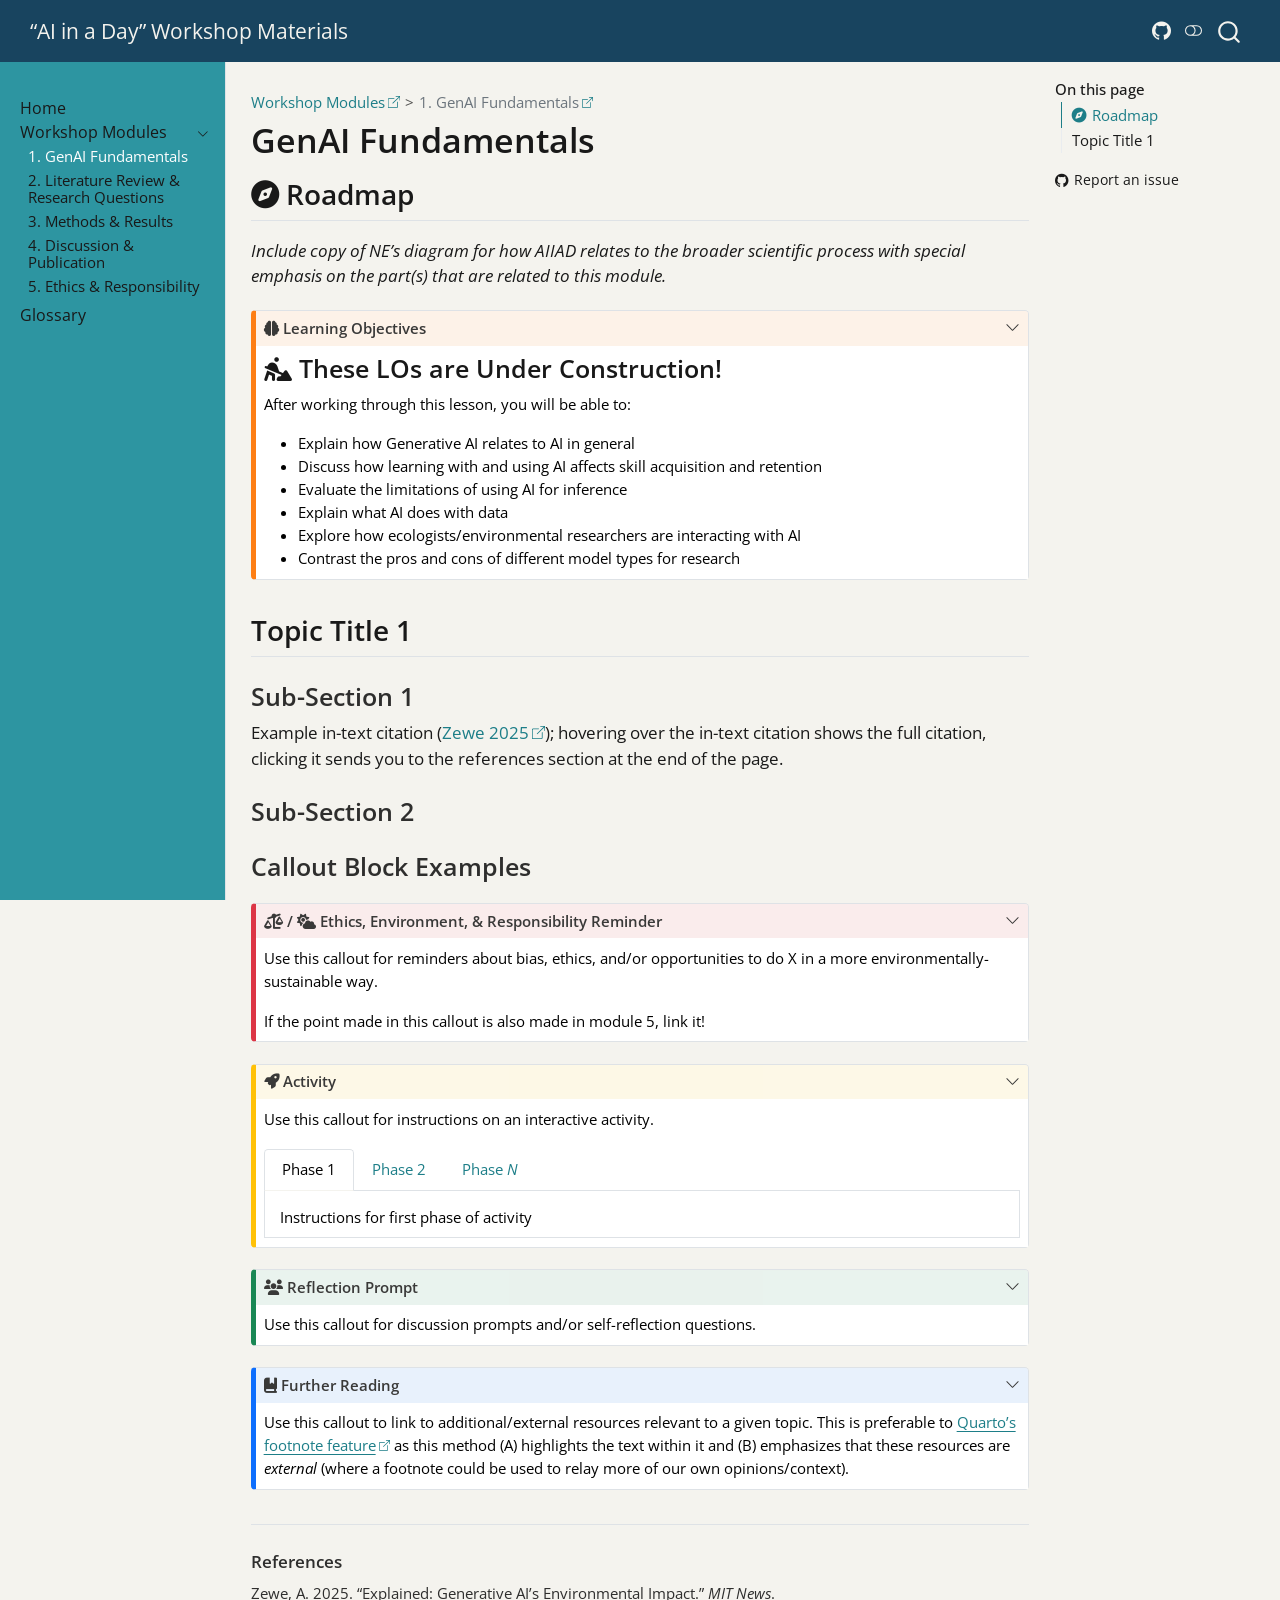
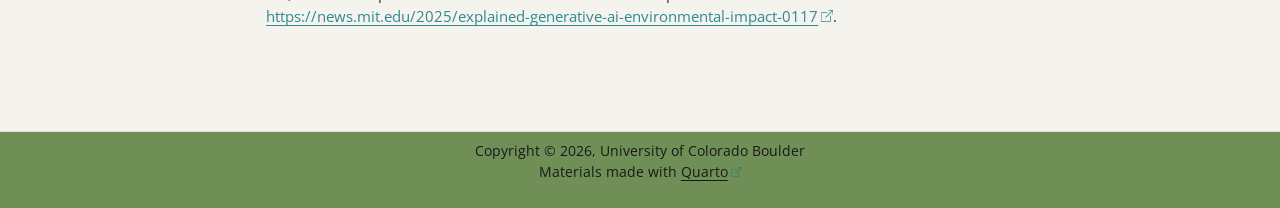
<file: mod-01.html>
<!DOCTYPE html>
<html xmlns="http://www.w3.org/1999/xhtml" lang="en" xml:lang="en"><head>

<meta charset="utf-8">
<meta name="generator" content="quarto-1.10.19">

<meta name="viewport" content="width=device-width, initial-scale=1.0, user-scalable=yes">


<title>GenAI Fundamentals – “AI in a Day” Workshop Materials</title>
<style>
/* Default styles provided by pandoc.
** See https://pandoc.org/MANUAL.html#variables-for-html for config info.
*/
span.smallcaps{font-variant: small-caps;}
div.columns{display: flex; gap: 1.5em;}
div.column{flex: auto;}
@media screen {
div.columns{gap: min(4vw, 1.5em);}
div.column{overflow-x: auto;}
}
div.hanging-indent{margin-left: 1.5em; text-indent: -1.5em;}
ul.task-list{list-style: none;}
ul.task-list li input[type="checkbox"] {
  width: 0.8em;
  margin: 0 0.8em 0.2em -1em; /* quarto-specific, see https://github.com/quarto-dev/quarto-cli/issues/4556 */ 
  vertical-align: middle;
}
/* CSS for citations */
div.csl-bib-body { }
div.csl-entry {
  clear: both;
}
.hanging-indent div.csl-entry {
  margin-left:2em;
  text-indent:-2em;
}
div.csl-left-margin {
  min-width:2em;
  float:left;
}
div.csl-right-inline {
  margin-left:2em;
  padding-left:1em;
}
div.csl-indent {
  margin-left: 2em;
}</style>


<script src="site_libs/quarto-nav/quarto-nav.js"></script>
<script src="site_libs/quarto-nav/headroom.min.js"></script>
<script src="site_libs/clipboard/clipboard.min.js"></script>
<script src="site_libs/quarto-search/autocomplete.umd.js"></script>
<script src="site_libs/quarto-search/fuse.min.js"></script>
<script src="site_libs/quarto-search/quarto-search.js"></script>
<meta name="quarto:offset" content="./">
<link href=".//topics/images/logo/esiil.png" rel="icon" type="image/png">
<script src="site_libs/quarto-html/quarto.js" type="module"></script>
<script src="site_libs/quarto-html/tabsets/tabsets.js" type="module"></script>
<script src="site_libs/quarto-html/popper.min.js"></script>
<script src="site_libs/quarto-html/tippy.umd.min.js"></script>
<script src="site_libs/quarto-html/anchor.min.js"></script>
<link href="site_libs/quarto-html/tippy.css" rel="stylesheet">
<link href="site_libs/quarto-html/quarto-syntax-highlighting-bf27225e3a48a9273f3daa8f8e829971.css" rel="stylesheet" class="quarto-color-scheme" id="quarto-text-highlighting-styles">
<link href="site_libs/quarto-html/quarto-syntax-highlighting-dark-b626d73c4c936ccc3cb08be7d45d1df6.css" rel="stylesheet" class="quarto-color-scheme quarto-color-alternate" id="quarto-text-highlighting-styles">
<link href="site_libs/quarto-html/quarto-syntax-highlighting-bf27225e3a48a9273f3daa8f8e829971.css" rel="stylesheet" class="quarto-color-scheme-extra" id="quarto-text-highlighting-styles">
<script src="site_libs/bootstrap/bootstrap.min.js"></script>
<link href="site_libs/bootstrap/bootstrap-icons.css" rel="stylesheet">
<link href="site_libs/bootstrap/bootstrap-7f2bae05c205d09e2d158e8ae64bb7f1.min.css" rel="stylesheet" append-hash="true" class="quarto-color-scheme" id="quarto-bootstrap" data-mode="light">
<link href="site_libs/bootstrap/bootstrap-dark-ad0df9005e456016f2697b0d44e5c72c.min.css" rel="stylesheet" append-hash="true" class="quarto-color-scheme quarto-color-alternate" id="quarto-bootstrap" data-mode="dark">
<link href="site_libs/bootstrap/bootstrap-7f2bae05c205d09e2d158e8ae64bb7f1.min.css" rel="stylesheet" append-hash="true" class="quarto-color-scheme-extra" id="quarto-bootstrap" data-mode="light">
<link href="site_libs/quarto-contrib/fontawesome6-6.7.2/all.min.css" rel="stylesheet">
<link href="site_libs/quarto-contrib/fontawesome6-6.7.2/latex-fontsize.css" rel="stylesheet">
<script id="quarto-search-options" type="application/json">{
  "location": "navbar",
  "copy-button": false,
  "collapse-after": 3,
  "panel-placement": "end",
  "type": "overlay",
  "limit": 50,
  "keyboard-shortcut": [
    "f",
    "/",
    "s"
  ],
  "show-item-context": false,
  "language": {
    "search-no-results-text": "No results",
    "search-matching-documents-text": "matching documents",
    "search-copy-link-title": "Copy link to search",
    "search-hide-matches-text": "Hide additional matches",
    "search-more-match-text": "more match in this document",
    "search-more-matches-text": "more matches in this document",
    "search-clear-button-title": "Clear",
    "search-text-placeholder": "",
    "search-detached-cancel-button-title": "Cancel",
    "search-submit-button-title": "Submit",
    "search-label": "Search"
  }
}</script>


</head>

<body class="nav-sidebar docked nav-fixed quarto-light"><script id="quarto-html-before-body" type="application/javascript">
    const toggleBodyColorMode = (bsSheetEl) => {
      const mode = bsSheetEl.getAttribute("data-mode");
      const bodyEl = window.document.querySelector("body");
      if (mode === "dark") {
        bodyEl.classList.add("quarto-dark");
        bodyEl.classList.remove("quarto-light");
      } else {
        bodyEl.classList.add("quarto-light");
        bodyEl.classList.remove("quarto-dark");
      }
    }
    const toggleBodyColorPrimary = () => {
      const bsSheetEl = window.document.querySelector("link#quarto-bootstrap:not([rel=disabled-stylesheet])");
      if (bsSheetEl) {
        toggleBodyColorMode(bsSheetEl);
      }
    }
    const setColorSchemeToggle = (alternate) => {
      const toggles = window.document.querySelectorAll('.quarto-color-scheme-toggle');
      for (let i=0; i < toggles.length; i++) {
        const toggle = toggles[i];
        if (toggle) {
          if (alternate) {
            toggle.classList.add("alternate");
          } else {
            toggle.classList.remove("alternate");
          }
        }
      }
    };
    const toggleColorMode = (alternate) => {
      // Switch the stylesheets
      const primaryStylesheets = window.document.querySelectorAll('link.quarto-color-scheme:not(.quarto-color-alternate)');
      const alternateStylesheets = window.document.querySelectorAll('link.quarto-color-scheme.quarto-color-alternate');
      manageTransitions('#quarto-margin-sidebar .nav-link', false);
      if (alternate) {
        // note: dark is layered on light, we don't disable primary!
        enableStylesheet(alternateStylesheets);
        for (const sheetNode of alternateStylesheets) {
          if (sheetNode.id === "quarto-bootstrap") {
            toggleBodyColorMode(sheetNode);
          }
        }
      } else {
        disableStylesheet(alternateStylesheets);
        enableStylesheet(primaryStylesheets)
        toggleBodyColorPrimary();
      }
      manageTransitions('#quarto-margin-sidebar .nav-link', true);
      // Switch the toggles
      setColorSchemeToggle(alternate)
      // Hack to workaround the fact that safari doesn't
      // properly recolor the scrollbar when toggling (#1455)
      if (navigator.userAgent.indexOf('Safari') > 0 && navigator.userAgent.indexOf('Chrome') == -1) {
        manageTransitions("body", false);
        window.scrollTo(0, 1);
        setTimeout(() => {
          window.scrollTo(0, 0);
          manageTransitions("body", true);
        }, 40);
      }
    }
    const disableStylesheet = (stylesheets) => {
      for (let i=0; i < stylesheets.length; i++) {
        const stylesheet = stylesheets[i];
        stylesheet.rel = 'disabled-stylesheet';
      }
    }
    const enableStylesheet = (stylesheets) => {
      for (let i=0; i < stylesheets.length; i++) {
        const stylesheet = stylesheets[i];
        if(stylesheet.rel !== 'stylesheet') { // for Chrome, which will still FOUC without this check
          stylesheet.rel = 'stylesheet';
        }
      }
    }
    const manageTransitions = (selector, allowTransitions) => {
      const els = window.document.querySelectorAll(selector);
      for (let i=0; i < els.length; i++) {
        const el = els[i];
        if (allowTransitions) {
          el.classList.remove('notransition');
        } else {
          el.classList.add('notransition');
        }
      }
    }
    const isFileUrl = () => {
      return window.location.protocol === 'file:';
    }
    const hasAlternateSentinel = () => {
      let styleSentinel = getColorSchemeSentinel();
      if (styleSentinel !== null) {
        return styleSentinel === "alternate";
      } else {
        return false;
      }
    }
    const setStyleSentinel = (alternate) => {
      const value = alternate ? "alternate" : "default";
      if (!isFileUrl()) {
        window.localStorage.setItem("quarto-color-scheme", value);
      } else {
        localAlternateSentinel = value;
      }
    }
    const getColorSchemeSentinel = () => {
      if (!isFileUrl()) {
        const storageValue = window.localStorage.getItem("quarto-color-scheme");
        return storageValue != null ? storageValue : localAlternateSentinel;
      } else {
        return localAlternateSentinel;
      }
    }
    const toggleGiscusIfUsed = (isAlternate, darkModeDefault) => {
      const baseTheme = document.querySelector('#giscus-base-theme')?.value ?? 'light';
      const alternateTheme = document.querySelector('#giscus-alt-theme')?.value ?? 'dark';
      let newTheme = '';
      if(authorPrefersDark) {
        newTheme = isAlternate ? baseTheme : alternateTheme;
      } else {
        newTheme = isAlternate ? alternateTheme : baseTheme;
      }
      const changeGiscusTheme = () => {
        // From: https://github.com/giscus/giscus/issues/336
        const sendMessage = (message) => {
          const iframe = document.querySelector('iframe.giscus-frame');
          if (!iframe) return;
          iframe.contentWindow.postMessage({ giscus: message }, 'https://giscus.app');
        }
        sendMessage({
          setConfig: {
            theme: newTheme
          }
        });
      }
      const isGiscussLoaded = window.document.querySelector('iframe.giscus-frame') !== null;
      if (isGiscussLoaded) {
        changeGiscusTheme();
      }
    };
    const authorPrefersDark = false;
    const darkModeDefault = authorPrefersDark;
      document.querySelector('link#quarto-text-highlighting-styles.quarto-color-scheme-extra').rel = 'disabled-stylesheet';
      document.querySelector('link#quarto-bootstrap.quarto-color-scheme-extra').rel = 'disabled-stylesheet';
    let localAlternateSentinel = darkModeDefault ? 'alternate' : 'default';
    // Dark / light mode switch
    window.quartoToggleColorScheme = () => {
      // Read the current dark / light value
      let toAlternate = !hasAlternateSentinel();
      toggleColorMode(toAlternate);
      setStyleSentinel(toAlternate);
      toggleGiscusIfUsed(toAlternate, darkModeDefault);
      window.dispatchEvent(new Event('resize'));
    };
    // Switch to dark mode if need be
    if (hasAlternateSentinel()) {
      toggleColorMode(true);
    } else {
      toggleColorMode(false);
    }
  </script>

<div id="quarto-search-results"></div>
  <header id="quarto-header" class="headroom fixed-top">
    <nav class="navbar navbar-expand-lg " data-bs-theme="dark">
      <div class="navbar-container container-fluid">
      <div class="navbar-brand-container mx-auto">
    <a class="navbar-brand" href="./index.html">
    <span class="navbar-title">“AI in a Day” Workshop Materials</span>
    </a>
  </div>
            <div id="quarto-search" class="" title="Search"></div>
          <button class="navbar-toggler" type="button" data-bs-toggle="collapse" data-bs-target="#navbarCollapse" aria-controls="navbarCollapse" role="menu" aria-expanded="false" aria-label="Toggle navigation" onclick="if (window.quartoToggleHeadroom) { window.quartoToggleHeadroom(); }">
  <span class="navbar-toggler-icon"></span>
</button>
          <div class="collapse navbar-collapse" id="navbarCollapse">
            <ul class="navbar-nav navbar-nav-scroll ms-auto">
  <li class="nav-item compact">
    <a class="nav-link" href="https://github.com/CU-ESIIL/AI-in-a-day"> <i class="bi bi-github" role="img">
</i> 
<span class="menu-text"></span></a>
  </li>  
</ul>
          </div> <!-- /navcollapse -->
            <div class="quarto-navbar-tools">
  <a href="" class="quarto-color-scheme-toggle quarto-navigation-tool  px-1" onclick="window.quartoToggleColorScheme(); return false;" title="Toggle dark mode"><i class="bi"></i></a>
</div>
      </div> <!-- /container-fluid -->
    </nav>
  <nav class="quarto-secondary-nav">
    <div class="container-fluid d-flex">
      <button type="button" class="quarto-btn-toggle btn" data-bs-toggle="collapse" role="button" data-bs-target=".quarto-sidebar-collapse-item" aria-controls="quarto-sidebar" aria-expanded="false" aria-label="Toggle sidebar navigation" onclick="if (window.quartoToggleHeadroom) { window.quartoToggleHeadroom(); }">
        <i class="bi bi-layout-text-sidebar-reverse"></i>
      </button>
        <nav class="quarto-page-breadcrumbs" aria-label="breadcrumb"><ol class="breadcrumb"><li class="breadcrumb-item"><a href="./mod-01.html">Workshop Modules</a></li><li class="breadcrumb-item"><a href="./mod-01.html">1. GenAI Fundamentals</a></li></ol></nav>
        <a class="flex-grow-1" role="navigation" data-bs-toggle="collapse" data-bs-target=".quarto-sidebar-collapse-item" aria-controls="quarto-sidebar" aria-expanded="false" aria-label="Toggle sidebar navigation" onclick="if (window.quartoToggleHeadroom) { window.quartoToggleHeadroom(); }">      
        </a>
    </div>
  </nav>
</header>
<!-- content -->
<div id="quarto-content" class="quarto-container page-columns page-rows-contents page-layout-article page-navbar">
<!-- sidebar -->
  <nav id="quarto-sidebar" class="sidebar collapse collapse-horizontal quarto-sidebar-collapse-item sidebar-navigation docked overflow-auto">
    <div class="sidebar-menu-container"> 
    <ul class="list-unstyled mt-1">
        <li class="sidebar-item">
  <div class="sidebar-item-container"> 
  <a href="./index.html" class="sidebar-item-text sidebar-link">
 <span class="menu-text">Home</span></a>
  </div>
</li>
        <li class="sidebar-item sidebar-item-section">
      <div class="sidebar-item-container"> 
            <a class="sidebar-item-text sidebar-link text-start" data-bs-toggle="collapse" data-bs-target="#quarto-sidebar-section-1" role="navigation" aria-expanded="true">
 <span class="menu-text">Workshop Modules</span></a>
          <a class="sidebar-item-toggle text-start" data-bs-toggle="collapse" data-bs-target="#quarto-sidebar-section-1" role="navigation" aria-expanded="true" aria-label="Toggle section">
            <i class="bi bi-chevron-right ms-2"></i>
          </a> 
      </div>
      <ul id="quarto-sidebar-section-1" class="collapse list-unstyled sidebar-section depth1 show">  
          <li class="sidebar-item">
  <div class="sidebar-item-container"> 
  <a href="./mod-01.html" class="sidebar-item-text sidebar-link active">
 <span class="menu-text">1. GenAI Fundamentals</span></a>
  </div>
</li>
          <li class="sidebar-item">
  <div class="sidebar-item-container"> 
  <a href="./mod-02.html" class="sidebar-item-text sidebar-link">
 <span class="menu-text">2. Literature Review &amp; Research Questions</span></a>
  </div>
</li>
          <li class="sidebar-item">
  <div class="sidebar-item-container"> 
  <a href="./mod-03.html" class="sidebar-item-text sidebar-link">
 <span class="menu-text">3.  Methods &amp; Results</span></a>
  </div>
</li>
          <li class="sidebar-item">
  <div class="sidebar-item-container"> 
  <a href="./mod-04.html" class="sidebar-item-text sidebar-link">
 <span class="menu-text">4. Discussion &amp; Publication</span></a>
  </div>
</li>
          <li class="sidebar-item">
  <div class="sidebar-item-container"> 
  <a href="./mod-05.html" class="sidebar-item-text sidebar-link">
 <span class="menu-text">5. Ethics &amp; Responsibility</span></a>
  </div>
</li>
      </ul>
  </li>
        <li class="sidebar-item">
  <div class="sidebar-item-container"> 
  <a href="./glossary.html" class="sidebar-item-text sidebar-link">
 <span class="menu-text">Glossary</span></a>
  </div>
</li>
    </ul>
    </div>
</nav>
<div id="quarto-sidebar-glass" class="quarto-sidebar-collapse-item" data-bs-toggle="collapse" data-bs-target=".quarto-sidebar-collapse-item"></div>
<!-- margin-sidebar -->
    <div id="quarto-margin-sidebar" class="sidebar margin-sidebar">
        <nav id="TOC" role="doc-toc" class="toc-active">
    <h2 id="toc-title">On this page</h2>
   
  <ul>
  <li><a href="#b58fc729-690b-4000-b19f-365a4093b2ff7b7b3c20666120636f6d70617373203e7d7d-roadmap" id="toc-b58fc729-690b-4000-b19f-365a4093b2ff7b7b3c20666120636f6d70617373203e7d7d-roadmap" class="nav-link active" data-scroll-target="#b58fc729-690b-4000-b19f-365a4093b2ff7b7b3c20666120636f6d70617373203e7d7d-roadmap"><i class="fa-solid fa-compass" aria-label="compass"></i> Roadmap</a></li>
  <li><a href="#topic-title-1" id="toc-topic-title-1" class="nav-link" data-scroll-target="#topic-title-1">Topic Title 1</a>
  <ul class="collapse">
  <li><a href="#sub-section-1" id="toc-sub-section-1" class="nav-link" data-scroll-target="#sub-section-1">Sub-Section 1</a></li>
  <li><a href="#sub-section-2" id="toc-sub-section-2" class="nav-link" data-scroll-target="#sub-section-2">Sub-Section 2</a></li>
  <li><a href="#callout-block-examples" id="toc-callout-block-examples" class="nav-link" data-scroll-target="#callout-block-examples">Callout Block Examples</a></li>
  </ul></li>
  </ul>
<div class="toc-actions"><ul><li><a href="https://github.com/CU-ESIIL/AI-in-a-day/issues/new" class="toc-action"><i class="bi bi-github"></i>Report an issue</a></li></ul></div></nav>
    </div>
<!-- main -->
<main class="content" id="quarto-document-content">


<header id="title-block-header" class="quarto-title-block default"><nav class="quarto-page-breadcrumbs quarto-title-breadcrumbs d-none d-lg-block" aria-label="breadcrumb"><ol class="breadcrumb"><li class="breadcrumb-item"><a href="./mod-01.html">Workshop Modules</a></li><li class="breadcrumb-item"><a href="./mod-01.html">1. GenAI Fundamentals</a></li></ol></nav>
<div class="quarto-title">
<h1 class="title">GenAI Fundamentals</h1>
</div>



<div class="quarto-title-meta">

    
  
    
  </div>
  


</header>


<section id="b58fc729-690b-4000-b19f-365a4093b2ff7b7b3c20666120636f6d70617373203e7d7d-roadmap" class="level2">
<h2 class="anchored" data-anchor-id="b58fc729-690b-4000-b19f-365a4093b2ff7b7b3c20666120636f6d70617373203e7d7d-roadmap"><i class="fa-solid fa-compass" aria-label="compass"></i> Roadmap</h2>
<p><em>Include copy of NE’s diagram for how AIIAD relates to the broader scientific process with special emphasis on the part(s) that are related to this module.</em></p>
<div class="callout callout-style-default callout-caution no-icon callout-titled">
<div class="callout-header d-flex align-content-center" data-bs-toggle="collapse" data-bs-target=".callout-1-contents" aria-controls="callout-1" aria-expanded="true" aria-label="Toggle callout">
<div class="callout-icon-container">
<i class="callout-icon no-icon"></i>
</div>
<div class="callout-title-container flex-fill">
<span class="screen-reader-only">Caution</span><i class="fa-solid fa-brain" aria-label="brain"></i> Learning Objectives
</div>
<div class="callout-btn-toggle d-inline-block border-0 py-1 ps-1 pe-0 float-end"><i class="callout-toggle"></i></div>
</div>
<div id="callout-1" class="callout-1-contents callout-collapse collapse show">
<section id="b58fc729-690b-4000-b19f-365a4093b2ff7b7b3c20666120706572736f6e2d64696767696e67203e7d7d-these-los-are-under-construction" class="level3 callout-body-container callout-body">
<h3 class="anchored" data-anchor-id="b58fc729-690b-4000-b19f-365a4093b2ff7b7b3c20666120706572736f6e2d64696767696e67203e7d7d-these-los-are-under-construction"><i class="fa-solid fa-person-digging" aria-label="person-digging"></i> These LOs are Under Construction!</h3>
<p>After working through this lesson, you will be able to:</p>
<ul>
<li>Explain how Generative AI relates to AI in general</li>
<li>Discuss how learning with and using AI affects skill acquisition and retention</li>
<li>Evaluate the limitations of using AI for inference<br>
</li>
<li>Explain what AI does with data</li>
<li>Explore how ecologists/environmental researchers are interacting with AI</li>
<li>Contrast the pros and cons of different model types for research</li>
</ul>
<!---
If you update these objectives, please use [Bloom's Taxonomy](https://en.wikipedia.org/wiki/Bloom%27s_taxonomy) verbs!
--->
</section>
</div>
</div>
</section>
<section id="topic-title-1" class="level2">
<h2 class="anchored" data-anchor-id="topic-title-1">Topic Title 1</h2>
<!---
 COPY ME BEFORE EDITING!

Suggested naming convention of copy is "mod-0#_<lowercase, hypen-delimited, 1-2 word content summary>.qmd"
 --->
<!--- Put 2nd-level header in the _module page_ in which this file is embedded! --->
<section id="sub-section-1" class="level3">
<h3 class="anchored" data-anchor-id="sub-section-1">Sub-Section 1</h3>
<p>Example in-text citation <span class="citation" data-cites="zewe_2025">(<a href="#ref-zewe_2025" role="doc-biblioref">Zewe 2025</a>)</span>; hovering over the in-text citation shows the full citation, clicking it sends you to the references section at the end of the page.</p>
</section>
<section id="sub-section-2" class="level3">
<h3 class="anchored" data-anchor-id="sub-section-2">Sub-Section 2</h3>
</section>
<section id="callout-block-examples" class="level3">
<h3 class="anchored" data-anchor-id="callout-block-examples">Callout Block Examples</h3>
<div class="callout callout-style-default callout-important no-icon callout-titled">
<div class="callout-header d-flex align-content-center" data-bs-toggle="collapse" data-bs-target=".callout-2-contents" aria-controls="callout-2" aria-expanded="true" aria-label="Toggle callout">
<div class="callout-icon-container">
<i class="callout-icon no-icon"></i>
</div>
<div class="callout-title-container flex-fill">
<span class="screen-reader-only">Important</span><i class="fa-solid fa-scale-unbalanced" aria-label="scale-unbalanced"></i> / <i class="fa-solid fa-cloud-sun" aria-label="cloud-sun"></i> Ethics, Environment, &amp; Responsibility Reminder
</div>
<div class="callout-btn-toggle d-inline-block border-0 py-1 ps-1 pe-0 float-end"><i class="callout-toggle"></i></div>
</div>
<div id="callout-2" class="callout-2-contents callout-collapse collapse show">
<div class="callout-body-container callout-body">
<p>Use this callout for reminders about bias, ethics, and/or opportunities to do X in a more environmentally-sustainable way.</p>
<p>If the point made in this callout is also made in module 5, link it!</p>
</div>
</div>
</div>
<div class="callout callout-style-default callout-warning no-icon callout-titled">
<div class="callout-header d-flex align-content-center" data-bs-toggle="collapse" data-bs-target=".callout-3-contents" aria-controls="callout-3" aria-expanded="true" aria-label="Toggle callout">
<div class="callout-icon-container">
<i class="callout-icon no-icon"></i>
</div>
<div class="callout-title-container flex-fill">
<span class="screen-reader-only">Warning</span><i class="fa-solid fa-rocket" aria-label="rocket"></i> Activity
</div>
<div class="callout-btn-toggle d-inline-block border-0 py-1 ps-1 pe-0 float-end"><i class="callout-toggle"></i></div>
</div>
<div id="callout-3" class="callout-3-contents callout-collapse collapse show">
<div class="callout-body-container callout-body">
<p>Use this callout for instructions on an interactive activity.</p>
<div class="tabset-margin-container"></div><div class="panel-tabset">
<ul class="nav nav-tabs" role="tablist"><li class="nav-item" role="presentation"><a class="nav-link active" id="tabset-1-1-tab" data-bs-toggle="tab" data-bs-target="#tabset-1-1" role="tab" aria-controls="tabset-1-1" aria-selected="true" href="">Phase 1</a></li><li class="nav-item" role="presentation"><a class="nav-link" id="tabset-1-2-tab" data-bs-toggle="tab" data-bs-target="#tabset-1-2" role="tab" aria-controls="tabset-1-2" aria-selected="false" href="">Phase 2</a></li><li class="nav-item" role="presentation"><a class="nav-link" id="tabset-1-3-tab" data-bs-toggle="tab" data-bs-target="#tabset-1-3" role="tab" aria-controls="tabset-1-3" aria-selected="false" href="">Phase <em>N</em></a></li></ul>
<div class="tab-content">
<div id="tabset-1-1" class="tab-pane active" role="tabpanel" aria-labelledby="tabset-1-1-tab">
<p>Instructions for first phase of activity</p>
</div>
<div id="tabset-1-2" class="tab-pane" role="tabpanel" aria-labelledby="tabset-1-2-tab">
<p>Instructions for second phase of activity</p>
</div>
<div id="tabset-1-3" class="tab-pane" role="tabpanel" aria-labelledby="tabset-1-3-tab">
<p>Instructions for N<sup>th</sup> phase of activity.</p>
</div>
</div>
</div>
</div>
</div>
</div>
<div class="callout callout-style-default callout-tip no-icon callout-titled">
<div class="callout-header d-flex align-content-center" data-bs-toggle="collapse" data-bs-target=".callout-4-contents" aria-controls="callout-4" aria-expanded="true" aria-label="Toggle callout">
<div class="callout-icon-container">
<i class="callout-icon no-icon"></i>
</div>
<div class="callout-title-container flex-fill">
<span class="screen-reader-only">Tip</span><i class="fa-solid fa-users" aria-label="users"></i> Reflection Prompt
</div>
<div class="callout-btn-toggle d-inline-block border-0 py-1 ps-1 pe-0 float-end"><i class="callout-toggle"></i></div>
</div>
<div id="callout-4" class="callout-4-contents callout-collapse collapse show">
<div class="callout-body-container callout-body">
<p>Use this callout for discussion prompts and/or self-reflection questions.</p>
</div>
</div>
</div>
<div class="callout callout-style-default callout-note no-icon callout-titled">
<div class="callout-header d-flex align-content-center" data-bs-toggle="collapse" data-bs-target=".callout-5-contents" aria-controls="callout-5" aria-expanded="true" aria-label="Toggle callout">
<div class="callout-icon-container">
<i class="callout-icon no-icon"></i>
</div>
<div class="callout-title-container flex-fill">
<span class="screen-reader-only">Note</span><i class="fa-solid fa-book-bookmark" aria-label="book-bookmark"></i> Further Reading
</div>
<div class="callout-btn-toggle d-inline-block border-0 py-1 ps-1 pe-0 float-end"><i class="callout-toggle"></i></div>
</div>
<div id="callout-5" class="callout-5-contents callout-collapse collapse show">
<div class="callout-body-container callout-body">
<p>Use this callout to link to additional/external resources relevant to a given topic. This is preferable to <a href="https://quarto.org/docs/authoring/markdown-basics.html#footnotes">Quarto’s footnote feature</a> as this method (A) highlights the text within it and (B) emphasizes that these resources are <em>external</em> (where a footnote could be used to relay more of our own opinions/context).</p>
</div>
</div>
</div>



</section>
</section>

<div id="quarto-appendix" class="default"><section class="quarto-appendix-contents" role="doc-bibliography" id="quarto-bibliography"><h2 class="anchored quarto-appendix-heading">References</h2><div id="refs" class="references csl-bib-body hanging-indent" role="list">
<div id="ref-zewe_2025" class="csl-entry" role="listitem">
Zewe, A. 2025. <span>“Explained: Generative AI’s Environmental Impact.”</span> <em>MIT News</em>. <a href="https://news.mit.edu/2025/explained-generative-ai-environmental-impact-0117">https://news.mit.edu/2025/explained-generative-ai-environmental-impact-0117</a>.
</div>
</div></section></div></main> <!-- /main -->
<script id="quarto-html-after-body" type="application/javascript">
  window.document.addEventListener("DOMContentLoaded", function (event) {
    // Ensure there is a toggle, if there isn't float one in the top right
    if (window.document.querySelector('.quarto-color-scheme-toggle') === null) {
      const a = window.document.createElement('a');
      a.classList.add('top-right');
      a.classList.add('quarto-color-scheme-toggle');
      a.href = "";
      a.onclick = function() { try { window.quartoToggleColorScheme(); } catch {} return false; };
      const i = window.document.createElement("i");
      i.classList.add('bi');
      a.appendChild(i);
      window.document.body.appendChild(a);
    }
    setColorSchemeToggle(hasAlternateSentinel())
    const icon = "";
    const anchorJS = new window.AnchorJS();
    anchorJS.options = {
      placement: 'right',
      icon: icon
    };
    anchorJS.add('.anchored');
    const isCodeAnnotation = (el) => {
      for (const clz of el.classList) {
        if (clz.startsWith('code-annotation-')) {                     
          return true;
        }
      }
      return false;
    }
    const onCopySuccess = function(e) {
      // button target
      const button = e.trigger;
      // don't keep focus
      button.blur();
      // flash "checked"
      button.classList.add('code-copy-button-checked');
      var currentTitle = button.getAttribute("title");
      button.setAttribute("title", "Copied!");
      let tooltip;
      if (window.bootstrap) {
        button.setAttribute("data-bs-toggle", "tooltip");
        button.setAttribute("data-bs-placement", "left");
        button.setAttribute("data-bs-title", "Copied!");
        tooltip = new bootstrap.Tooltip(button, 
          { trigger: "manual", 
            customClass: "code-copy-button-tooltip",
            offset: [0, -8]});
        tooltip.show();    
      }
      setTimeout(function() {
        if (tooltip) {
          tooltip.hide();
          button.removeAttribute("data-bs-title");
          button.removeAttribute("data-bs-toggle");
          button.removeAttribute("data-bs-placement");
        }
        button.setAttribute("title", currentTitle);
        button.classList.remove('code-copy-button-checked');
      }, 1000);
      // clear code selection
      e.clearSelection();
    }
    const getTextToCopy = function(trigger) {
      const outerScaffold = trigger.parentElement.cloneNode(true);
      const codeEl = outerScaffold.querySelector('code');
      for (const childEl of codeEl.children) {
        if (isCodeAnnotation(childEl)) {
          childEl.remove();
        }
      }
      return codeEl.innerText;
    }
    const clipboard = new window.ClipboardJS('.code-copy-button:not([data-in-quarto-modal])', {
      text: getTextToCopy
    });
    clipboard.on('success', onCopySuccess);
    if (window.document.getElementById('quarto-embedded-source-code-modal')) {
      const clipboardModal = new window.ClipboardJS('.code-copy-button[data-in-quarto-modal]', {
        text: getTextToCopy,
        container: window.document.getElementById('quarto-embedded-source-code-modal')
      });
      clipboardModal.on('success', onCopySuccess);
    }
      var localhostRegex = new RegExp(/^(?:http|https):\/\/localhost\:?[0-9]*\//);
      var mailtoRegex = new RegExp(/^mailto:/);
        var filterRegex = new RegExp("https:\/\/CU-ESIIL\.github\.io\/AI-in-a-day\/");
      var isInternal = (href) => {
          return filterRegex.test(href) || localhostRegex.test(href) || mailtoRegex.test(href);
      }
      // Inspect non-navigation links and adorn them if external
     var links = window.document.querySelectorAll('a[href]:not(.nav-link):not(.navbar-brand):not(.toc-action):not(.sidebar-link):not(.sidebar-item-toggle):not(.pagination-link):not(.no-external):not([aria-hidden]):not(.dropdown-item):not(.quarto-navigation-tool):not(.about-link)');
      for (var i=0; i<links.length; i++) {
        const link = links[i];
        if (!isInternal(link.href)) {
          // undo the damage that might have been done by quarto-nav.js in the case of
          // links that we want to consider external
          if (link.dataset.originalHref !== undefined) {
            link.href = link.dataset.originalHref;
          }
            // target, if specified
            link.setAttribute("target", "_blank");
            if (link.getAttribute("rel") === null) {
              link.setAttribute("rel", "noopener");
            }
            // default icon
            link.classList.add("external");
        }
      }
    function tippyHover(el, contentFn, onTriggerFn, onUntriggerFn) {
      const config = {
        allowHTML: true,
        maxWidth: 500,
        delay: 100,
        arrow: false,
        appendTo: function(el) {
            return el.parentElement;
        },
        interactive: true,
        interactiveBorder: 10,
        theme: 'quarto',
        placement: 'bottom-start',
      };
      if (contentFn) {
        config.content = contentFn;
      }
      if (onTriggerFn) {
        config.onTrigger = onTriggerFn;
      }
      if (onUntriggerFn) {
        config.onUntrigger = onUntriggerFn;
      }
      window.tippy(el, config); 
    }
    const noterefs = window.document.querySelectorAll('a[role="doc-noteref"]');
    for (var i=0; i<noterefs.length; i++) {
      const ref = noterefs[i];
      tippyHover(ref, function() {
        // use id or data attribute instead here
        let href = ref.getAttribute('data-footnote-href') || ref.getAttribute('href');
        try { href = new URL(href).hash; } catch {}
        const id = href.replace(/^#\/?/, "");
        const note = window.document.getElementById(id);
        if (note) {
          return note.innerHTML;
        } else {
          return "";
        }
      });
    }
    const xrefs = window.document.querySelectorAll('a.quarto-xref');
    const processXRef = (id, note) => {
      // Strip column container classes
      const stripColumnClz = (el) => {
        el.classList.remove("page-full", "page-columns");
        if (el.children) {
          for (const child of el.children) {
            stripColumnClz(child);
          }
        }
      }
      stripColumnClz(note)
      if (id === null || id.startsWith('sec-')) {
        // Special case sections, only their first couple elements
        const container = document.createElement("div");
        if (note.children && note.children.length > 2) {
          container.appendChild(note.children[0].cloneNode(true));
          for (let i = 1; i < note.children.length; i++) {
            const child = note.children[i];
            if (child.tagName === "P" && child.innerText === "") {
              continue;
            } else {
              container.appendChild(child.cloneNode(true));
              break;
            }
          }
          if (window.Quarto?.typesetMath) {
            window.Quarto.typesetMath(container);
          }
          return container.innerHTML
        } else {
          if (window.Quarto?.typesetMath) {
            window.Quarto.typesetMath(note);
          }
          return note.innerHTML;
        }
      } else {
        // Remove any anchor links if they are present
        const anchorLink = note.querySelector('a.anchorjs-link');
        if (anchorLink) {
          anchorLink.remove();
        }
        if (window.Quarto?.typesetMath) {
          window.Quarto.typesetMath(note);
        }
        if (note.classList.contains("callout")) {
          return note.outerHTML;
        } else {
          return note.innerHTML;
        }
      }
    }
    for (var i=0; i<xrefs.length; i++) {
      const xref = xrefs[i];
      tippyHover(xref, undefined, function(instance) {
        instance.disable();
        let url = xref.getAttribute('href');
        let hash = undefined; 
        if (url.startsWith('#')) {
          hash = url;
        } else {
          try { hash = new URL(url).hash; } catch {}
        }
        if (hash) {
          const id = hash.replace(/^#\/?/, "");
          const note = window.document.getElementById(id);
          if (note !== null) {
            try {
              const html = processXRef(id, note.cloneNode(true));
              instance.setContent(html);
            } finally {
              instance.enable();
              instance.show();
            }
          } else {
            // See if we can fetch this
            fetch(url.split('#')[0])
            .then(res => res.text())
            .then(html => {
              const parser = new DOMParser();
              const htmlDoc = parser.parseFromString(html, "text/html");
              const note = htmlDoc.getElementById(id);
              if (note !== null) {
                const html = processXRef(id, note);
                instance.setContent(html);
              } 
            }).finally(() => {
              instance.enable();
              instance.show();
            });
          }
        } else {
          // See if we can fetch a full url (with no hash to target)
          // This is a special case and we should probably do some content thinning / targeting
          fetch(url)
          .then(res => res.text())
          .then(html => {
            const parser = new DOMParser();
            const htmlDoc = parser.parseFromString(html, "text/html");
            const note = htmlDoc.querySelector('main.content');
            if (note !== null) {
              // This should only happen for chapter cross references
              // (since there is no id in the URL)
              // remove the first header
              if (note.children.length > 0 && note.children[0].tagName === "HEADER") {
                note.children[0].remove();
              }
              const html = processXRef(null, note);
              instance.setContent(html);
            } 
          }).finally(() => {
            instance.enable();
            instance.show();
          });
        }
      }, function(instance) {
      });
    }
        let selectedAnnoteEl;
        const selectorForAnnotation = ( cell, annotation) => {
          let cellAttr = 'data-code-cell="' + cell + '"';
          let lineAttr = 'data-code-annotation="' +  annotation + '"';
          const selector = 'span[' + cellAttr + '][' + lineAttr + ']';
          return selector;
        }
        const selectCodeLines = (annoteEl) => {
          const doc = window.document;
          const targetCell = annoteEl.getAttribute("data-target-cell");
          const targetAnnotation = annoteEl.getAttribute("data-target-annotation");
          const annoteSpan = window.document.querySelector(selectorForAnnotation(targetCell, targetAnnotation));
          const lines = annoteSpan.getAttribute("data-code-lines").split(",");
          const lineIds = lines.map((line) => {
            return targetCell + "-" + line;
          })
          let top = null;
          let height = null;
          let parent = null;
          if (lineIds.length > 0) {
              //compute the position of the single el (top and bottom and make a div)
              const el = window.document.getElementById(lineIds[0]);
              top = el.offsetTop;
              height = el.offsetHeight;
              parent = el.parentElement.parentElement;
            if (lineIds.length > 1) {
              const lastEl = window.document.getElementById(lineIds[lineIds.length - 1]);
              const bottom = lastEl.offsetTop + lastEl.offsetHeight;
              height = bottom - top;
            }
            if (top !== null && height !== null && parent !== null) {
              // cook up a div (if necessary) and position it 
              let div = window.document.getElementById("code-annotation-line-highlight");
              if (div === null) {
                div = window.document.createElement("div");
                div.setAttribute("id", "code-annotation-line-highlight");
                div.style.position = 'absolute';
                parent.appendChild(div);
              }
              div.style.top = top - 2 + "px";
              div.style.height = height + 4 + "px";
              div.style.left = 0;
              let gutterDiv = window.document.getElementById("code-annotation-line-highlight-gutter");
              if (gutterDiv === null) {
                gutterDiv = window.document.createElement("div");
                gutterDiv.setAttribute("id", "code-annotation-line-highlight-gutter");
                gutterDiv.style.position = 'absolute';
                const codeCell = window.document.getElementById(targetCell);
                const gutter = codeCell.querySelector('.code-annotation-gutter');
                gutter.appendChild(gutterDiv);
              }
              gutterDiv.style.top = top - 2 + "px";
              gutterDiv.style.height = height + 4 + "px";
            }
            selectedAnnoteEl = annoteEl;
          }
        };
        const unselectCodeLines = () => {
          const elementsIds = ["code-annotation-line-highlight", "code-annotation-line-highlight-gutter"];
          elementsIds.forEach((elId) => {
            const div = window.document.getElementById(elId);
            if (div) {
              div.remove();
            }
          });
          selectedAnnoteEl = undefined;
        };
          // Handle positioning of the toggle
      window.addEventListener(
        "resize",
        throttle(() => {
          elRect = undefined;
          if (selectedAnnoteEl) {
            selectCodeLines(selectedAnnoteEl);
          }
        }, 10)
      );
      function throttle(fn, ms) {
      let throttle = false;
      let timer;
        return (...args) => {
          if(!throttle) { // first call gets through
              fn.apply(this, args);
              throttle = true;
          } else { // all the others get throttled
              if(timer) clearTimeout(timer); // cancel #2
              timer = setTimeout(() => {
                fn.apply(this, args);
                timer = throttle = false;
              }, ms);
          }
        };
      }
        // Attach click handler to the DT
        const annoteDls = window.document.querySelectorAll('dt[data-target-cell]');
        for (const annoteDlNode of annoteDls) {
          annoteDlNode.addEventListener('click', (event) => {
            const clickedEl = event.target;
            if (clickedEl !== selectedAnnoteEl) {
              unselectCodeLines();
              const activeEl = window.document.querySelector('dt[data-target-cell].code-annotation-active');
              if (activeEl) {
                activeEl.classList.remove('code-annotation-active');
              }
              selectCodeLines(clickedEl);
              clickedEl.classList.add('code-annotation-active');
            } else {
              // Unselect the line
              unselectCodeLines();
              clickedEl.classList.remove('code-annotation-active');
            }
          });
        }
    const findCites = (el) => {
      const parentEl = el.parentElement;
      if (parentEl) {
        const cites = parentEl.dataset.cites;
        if (cites) {
          return {
            el,
            cites: cites.split(' ')
          };
        } else {
          return findCites(el.parentElement)
        }
      } else {
        return undefined;
      }
    };
    var bibliorefs = window.document.querySelectorAll('a[role="doc-biblioref"]');
    for (var i=0; i<bibliorefs.length; i++) {
      const ref = bibliorefs[i];
      const citeInfo = findCites(ref);
      if (citeInfo) {
        tippyHover(citeInfo.el, function() {
          var popup = window.document.createElement('div');
          citeInfo.cites.forEach(function(cite) {
            var citeDiv = window.document.createElement('div');
            citeDiv.classList.add('hanging-indent');
            citeDiv.classList.add('csl-entry');
            var biblioDiv = window.document.getElementById('ref-' + cite);
            if (biblioDiv) {
              citeDiv.innerHTML = biblioDiv.innerHTML;
            }
            popup.appendChild(citeDiv);
          });
          return popup.innerHTML;
        });
      }
    }
  });
  </script>
</div> <!-- /content -->
<footer class="footer">
  <div class="nav-footer">
    <div class="nav-footer-left">
      &nbsp;
    </div>   
    <div class="nav-footer-center">
<p>Copyright © 2026, University of Colorado Boulder <br> Materials made with <a href="https://quarto.org/">Quarto</a></p>
<div class="toc-actions d-sm-block d-md-none"><ul><li><a href="https://github.com/CU-ESIIL/AI-in-a-day/issues/new" class="toc-action"><i class="bi bi-github"></i>Report an issue</a></li></ul></div></div>
    <div class="nav-footer-right">
      &nbsp;
    </div>
  </div>
</footer>




</body></html>
</file>
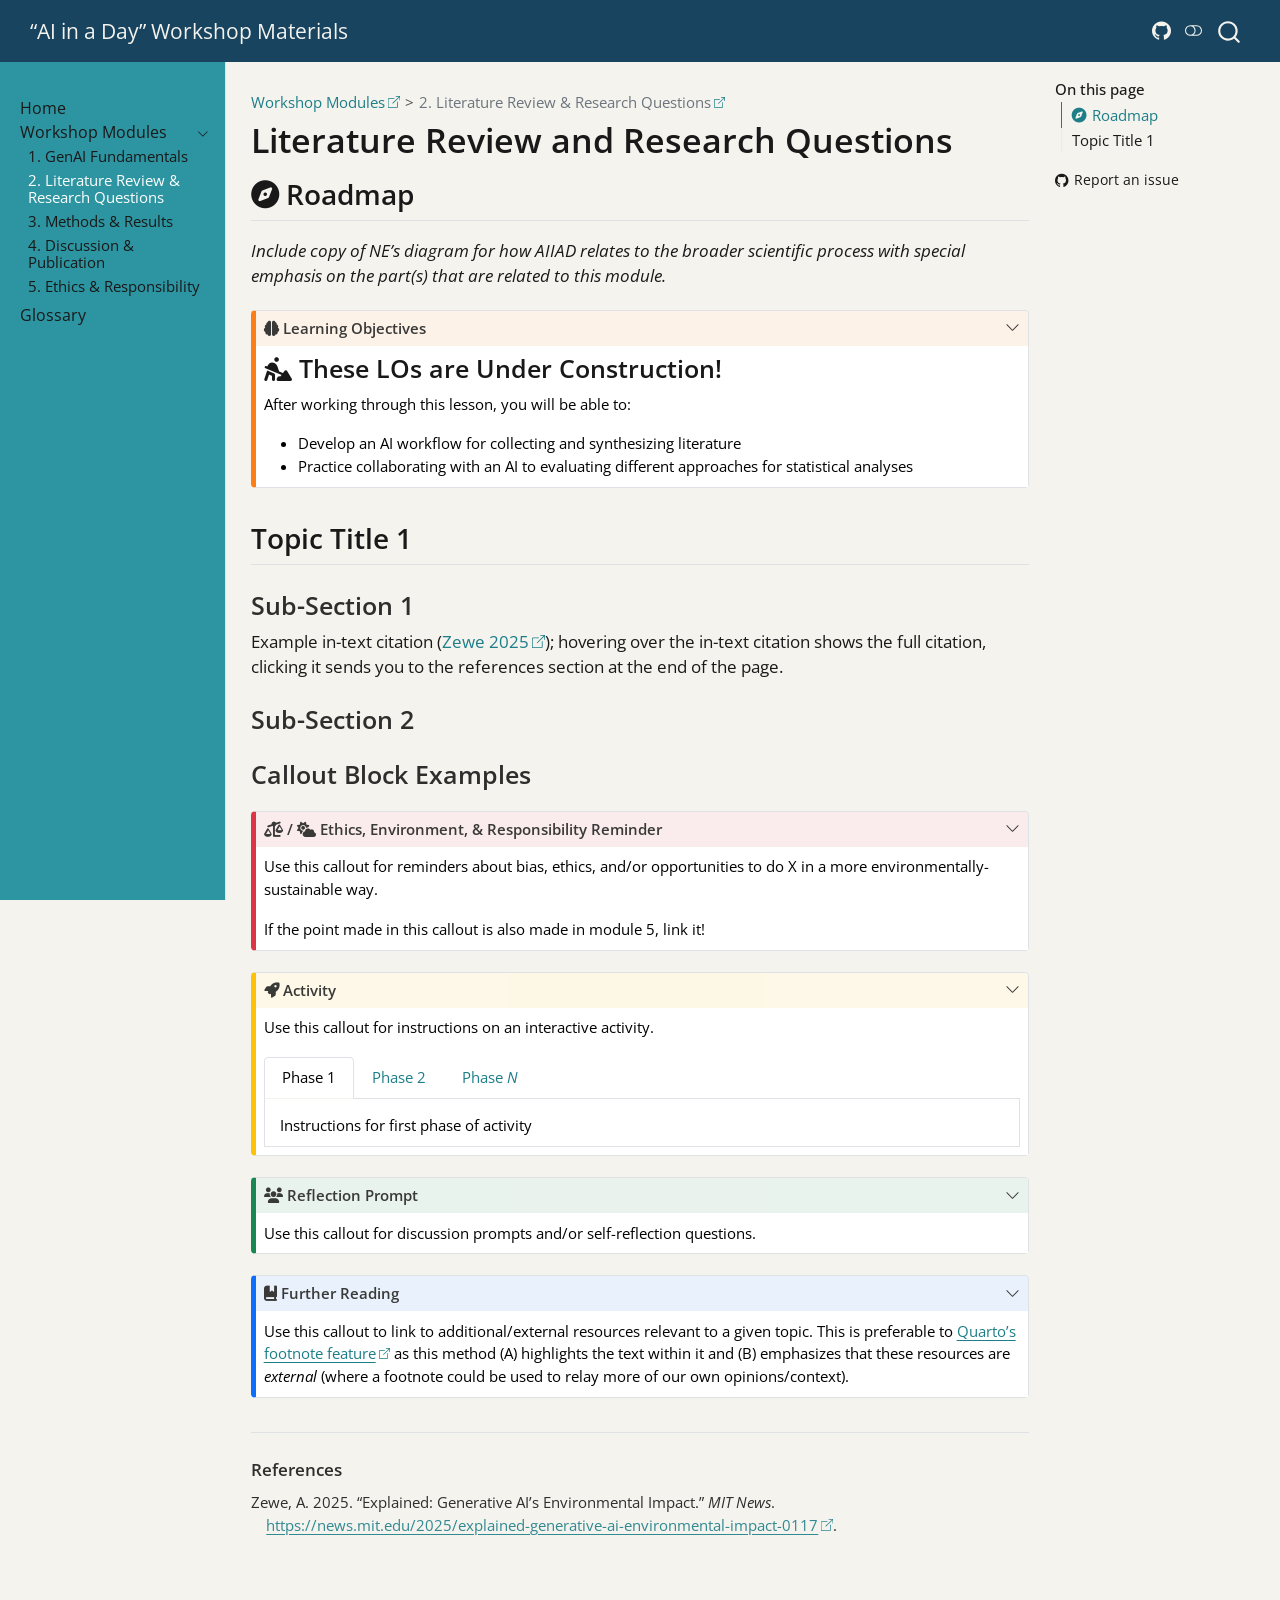
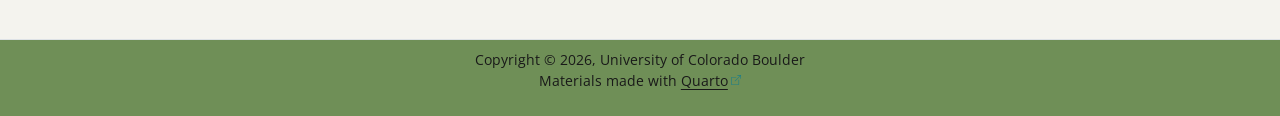
<file: mod-02.html>
<!DOCTYPE html>
<html xmlns="http://www.w3.org/1999/xhtml" lang="en" xml:lang="en"><head>

<meta charset="utf-8">
<meta name="generator" content="quarto-1.10.19">

<meta name="viewport" content="width=device-width, initial-scale=1.0, user-scalable=yes">


<title>Literature Review and Research Questions – “AI in a Day” Workshop Materials</title>
<style>
/* Default styles provided by pandoc.
** See https://pandoc.org/MANUAL.html#variables-for-html for config info.
*/
span.smallcaps{font-variant: small-caps;}
div.columns{display: flex; gap: 1.5em;}
div.column{flex: auto;}
@media screen {
div.columns{gap: min(4vw, 1.5em);}
div.column{overflow-x: auto;}
}
div.hanging-indent{margin-left: 1.5em; text-indent: -1.5em;}
ul.task-list{list-style: none;}
ul.task-list li input[type="checkbox"] {
  width: 0.8em;
  margin: 0 0.8em 0.2em -1em; /* quarto-specific, see https://github.com/quarto-dev/quarto-cli/issues/4556 */ 
  vertical-align: middle;
}
/* CSS for citations */
div.csl-bib-body { }
div.csl-entry {
  clear: both;
}
.hanging-indent div.csl-entry {
  margin-left:2em;
  text-indent:-2em;
}
div.csl-left-margin {
  min-width:2em;
  float:left;
}
div.csl-right-inline {
  margin-left:2em;
  padding-left:1em;
}
div.csl-indent {
  margin-left: 2em;
}</style>


<script src="site_libs/quarto-nav/quarto-nav.js"></script>
<script src="site_libs/quarto-nav/headroom.min.js"></script>
<script src="site_libs/clipboard/clipboard.min.js"></script>
<script src="site_libs/quarto-search/autocomplete.umd.js"></script>
<script src="site_libs/quarto-search/fuse.min.js"></script>
<script src="site_libs/quarto-search/quarto-search.js"></script>
<meta name="quarto:offset" content="./">
<link href=".//topics/images/logo/esiil.png" rel="icon" type="image/png">
<script src="site_libs/quarto-html/quarto.js" type="module"></script>
<script src="site_libs/quarto-html/tabsets/tabsets.js" type="module"></script>
<script src="site_libs/quarto-html/popper.min.js"></script>
<script src="site_libs/quarto-html/tippy.umd.min.js"></script>
<script src="site_libs/quarto-html/anchor.min.js"></script>
<link href="site_libs/quarto-html/tippy.css" rel="stylesheet">
<link href="site_libs/quarto-html/quarto-syntax-highlighting-bf27225e3a48a9273f3daa8f8e829971.css" rel="stylesheet" class="quarto-color-scheme" id="quarto-text-highlighting-styles">
<link href="site_libs/quarto-html/quarto-syntax-highlighting-dark-b626d73c4c936ccc3cb08be7d45d1df6.css" rel="stylesheet" class="quarto-color-scheme quarto-color-alternate" id="quarto-text-highlighting-styles">
<link href="site_libs/quarto-html/quarto-syntax-highlighting-bf27225e3a48a9273f3daa8f8e829971.css" rel="stylesheet" class="quarto-color-scheme-extra" id="quarto-text-highlighting-styles">
<script src="site_libs/bootstrap/bootstrap.min.js"></script>
<link href="site_libs/bootstrap/bootstrap-icons.css" rel="stylesheet">
<link href="site_libs/bootstrap/bootstrap-7f2bae05c205d09e2d158e8ae64bb7f1.min.css" rel="stylesheet" append-hash="true" class="quarto-color-scheme" id="quarto-bootstrap" data-mode="light">
<link href="site_libs/bootstrap/bootstrap-dark-ad0df9005e456016f2697b0d44e5c72c.min.css" rel="stylesheet" append-hash="true" class="quarto-color-scheme quarto-color-alternate" id="quarto-bootstrap" data-mode="dark">
<link href="site_libs/bootstrap/bootstrap-7f2bae05c205d09e2d158e8ae64bb7f1.min.css" rel="stylesheet" append-hash="true" class="quarto-color-scheme-extra" id="quarto-bootstrap" data-mode="light">
<link href="site_libs/quarto-contrib/fontawesome6-6.7.2/all.min.css" rel="stylesheet">
<link href="site_libs/quarto-contrib/fontawesome6-6.7.2/latex-fontsize.css" rel="stylesheet">
<script id="quarto-search-options" type="application/json">{
  "location": "navbar",
  "copy-button": false,
  "collapse-after": 3,
  "panel-placement": "end",
  "type": "overlay",
  "limit": 50,
  "keyboard-shortcut": [
    "f",
    "/",
    "s"
  ],
  "show-item-context": false,
  "language": {
    "search-no-results-text": "No results",
    "search-matching-documents-text": "matching documents",
    "search-copy-link-title": "Copy link to search",
    "search-hide-matches-text": "Hide additional matches",
    "search-more-match-text": "more match in this document",
    "search-more-matches-text": "more matches in this document",
    "search-clear-button-title": "Clear",
    "search-text-placeholder": "",
    "search-detached-cancel-button-title": "Cancel",
    "search-submit-button-title": "Submit",
    "search-label": "Search"
  }
}</script>


</head>

<body class="nav-sidebar docked nav-fixed quarto-light"><script id="quarto-html-before-body" type="application/javascript">
    const toggleBodyColorMode = (bsSheetEl) => {
      const mode = bsSheetEl.getAttribute("data-mode");
      const bodyEl = window.document.querySelector("body");
      if (mode === "dark") {
        bodyEl.classList.add("quarto-dark");
        bodyEl.classList.remove("quarto-light");
      } else {
        bodyEl.classList.add("quarto-light");
        bodyEl.classList.remove("quarto-dark");
      }
    }
    const toggleBodyColorPrimary = () => {
      const bsSheetEl = window.document.querySelector("link#quarto-bootstrap:not([rel=disabled-stylesheet])");
      if (bsSheetEl) {
        toggleBodyColorMode(bsSheetEl);
      }
    }
    const setColorSchemeToggle = (alternate) => {
      const toggles = window.document.querySelectorAll('.quarto-color-scheme-toggle');
      for (let i=0; i < toggles.length; i++) {
        const toggle = toggles[i];
        if (toggle) {
          if (alternate) {
            toggle.classList.add("alternate");
          } else {
            toggle.classList.remove("alternate");
          }
        }
      }
    };
    const toggleColorMode = (alternate) => {
      // Switch the stylesheets
      const primaryStylesheets = window.document.querySelectorAll('link.quarto-color-scheme:not(.quarto-color-alternate)');
      const alternateStylesheets = window.document.querySelectorAll('link.quarto-color-scheme.quarto-color-alternate');
      manageTransitions('#quarto-margin-sidebar .nav-link', false);
      if (alternate) {
        // note: dark is layered on light, we don't disable primary!
        enableStylesheet(alternateStylesheets);
        for (const sheetNode of alternateStylesheets) {
          if (sheetNode.id === "quarto-bootstrap") {
            toggleBodyColorMode(sheetNode);
          }
        }
      } else {
        disableStylesheet(alternateStylesheets);
        enableStylesheet(primaryStylesheets)
        toggleBodyColorPrimary();
      }
      manageTransitions('#quarto-margin-sidebar .nav-link', true);
      // Switch the toggles
      setColorSchemeToggle(alternate)
      // Hack to workaround the fact that safari doesn't
      // properly recolor the scrollbar when toggling (#1455)
      if (navigator.userAgent.indexOf('Safari') > 0 && navigator.userAgent.indexOf('Chrome') == -1) {
        manageTransitions("body", false);
        window.scrollTo(0, 1);
        setTimeout(() => {
          window.scrollTo(0, 0);
          manageTransitions("body", true);
        }, 40);
      }
    }
    const disableStylesheet = (stylesheets) => {
      for (let i=0; i < stylesheets.length; i++) {
        const stylesheet = stylesheets[i];
        stylesheet.rel = 'disabled-stylesheet';
      }
    }
    const enableStylesheet = (stylesheets) => {
      for (let i=0; i < stylesheets.length; i++) {
        const stylesheet = stylesheets[i];
        if(stylesheet.rel !== 'stylesheet') { // for Chrome, which will still FOUC without this check
          stylesheet.rel = 'stylesheet';
        }
      }
    }
    const manageTransitions = (selector, allowTransitions) => {
      const els = window.document.querySelectorAll(selector);
      for (let i=0; i < els.length; i++) {
        const el = els[i];
        if (allowTransitions) {
          el.classList.remove('notransition');
        } else {
          el.classList.add('notransition');
        }
      }
    }
    const isFileUrl = () => {
      return window.location.protocol === 'file:';
    }
    const hasAlternateSentinel = () => {
      let styleSentinel = getColorSchemeSentinel();
      if (styleSentinel !== null) {
        return styleSentinel === "alternate";
      } else {
        return false;
      }
    }
    const setStyleSentinel = (alternate) => {
      const value = alternate ? "alternate" : "default";
      if (!isFileUrl()) {
        window.localStorage.setItem("quarto-color-scheme", value);
      } else {
        localAlternateSentinel = value;
      }
    }
    const getColorSchemeSentinel = () => {
      if (!isFileUrl()) {
        const storageValue = window.localStorage.getItem("quarto-color-scheme");
        return storageValue != null ? storageValue : localAlternateSentinel;
      } else {
        return localAlternateSentinel;
      }
    }
    const toggleGiscusIfUsed = (isAlternate, darkModeDefault) => {
      const baseTheme = document.querySelector('#giscus-base-theme')?.value ?? 'light';
      const alternateTheme = document.querySelector('#giscus-alt-theme')?.value ?? 'dark';
      let newTheme = '';
      if(authorPrefersDark) {
        newTheme = isAlternate ? baseTheme : alternateTheme;
      } else {
        newTheme = isAlternate ? alternateTheme : baseTheme;
      }
      const changeGiscusTheme = () => {
        // From: https://github.com/giscus/giscus/issues/336
        const sendMessage = (message) => {
          const iframe = document.querySelector('iframe.giscus-frame');
          if (!iframe) return;
          iframe.contentWindow.postMessage({ giscus: message }, 'https://giscus.app');
        }
        sendMessage({
          setConfig: {
            theme: newTheme
          }
        });
      }
      const isGiscussLoaded = window.document.querySelector('iframe.giscus-frame') !== null;
      if (isGiscussLoaded) {
        changeGiscusTheme();
      }
    };
    const authorPrefersDark = false;
    const darkModeDefault = authorPrefersDark;
      document.querySelector('link#quarto-text-highlighting-styles.quarto-color-scheme-extra').rel = 'disabled-stylesheet';
      document.querySelector('link#quarto-bootstrap.quarto-color-scheme-extra').rel = 'disabled-stylesheet';
    let localAlternateSentinel = darkModeDefault ? 'alternate' : 'default';
    // Dark / light mode switch
    window.quartoToggleColorScheme = () => {
      // Read the current dark / light value
      let toAlternate = !hasAlternateSentinel();
      toggleColorMode(toAlternate);
      setStyleSentinel(toAlternate);
      toggleGiscusIfUsed(toAlternate, darkModeDefault);
      window.dispatchEvent(new Event('resize'));
    };
    // Switch to dark mode if need be
    if (hasAlternateSentinel()) {
      toggleColorMode(true);
    } else {
      toggleColorMode(false);
    }
  </script>

<div id="quarto-search-results"></div>
  <header id="quarto-header" class="headroom fixed-top">
    <nav class="navbar navbar-expand-lg " data-bs-theme="dark">
      <div class="navbar-container container-fluid">
      <div class="navbar-brand-container mx-auto">
    <a class="navbar-brand" href="./index.html">
    <span class="navbar-title">“AI in a Day” Workshop Materials</span>
    </a>
  </div>
            <div id="quarto-search" class="" title="Search"></div>
          <button class="navbar-toggler" type="button" data-bs-toggle="collapse" data-bs-target="#navbarCollapse" aria-controls="navbarCollapse" role="menu" aria-expanded="false" aria-label="Toggle navigation" onclick="if (window.quartoToggleHeadroom) { window.quartoToggleHeadroom(); }">
  <span class="navbar-toggler-icon"></span>
</button>
          <div class="collapse navbar-collapse" id="navbarCollapse">
            <ul class="navbar-nav navbar-nav-scroll ms-auto">
  <li class="nav-item compact">
    <a class="nav-link" href="https://github.com/CU-ESIIL/AI-in-a-day"> <i class="bi bi-github" role="img">
</i> 
<span class="menu-text"></span></a>
  </li>  
</ul>
          </div> <!-- /navcollapse -->
            <div class="quarto-navbar-tools">
  <a href="" class="quarto-color-scheme-toggle quarto-navigation-tool  px-1" onclick="window.quartoToggleColorScheme(); return false;" title="Toggle dark mode"><i class="bi"></i></a>
</div>
      </div> <!-- /container-fluid -->
    </nav>
  <nav class="quarto-secondary-nav">
    <div class="container-fluid d-flex">
      <button type="button" class="quarto-btn-toggle btn" data-bs-toggle="collapse" role="button" data-bs-target=".quarto-sidebar-collapse-item" aria-controls="quarto-sidebar" aria-expanded="false" aria-label="Toggle sidebar navigation" onclick="if (window.quartoToggleHeadroom) { window.quartoToggleHeadroom(); }">
        <i class="bi bi-layout-text-sidebar-reverse"></i>
      </button>
        <nav class="quarto-page-breadcrumbs" aria-label="breadcrumb"><ol class="breadcrumb"><li class="breadcrumb-item"><a href="./mod-01.html">Workshop Modules</a></li><li class="breadcrumb-item"><a href="./mod-02.html">2. Literature Review &amp; Research Questions</a></li></ol></nav>
        <a class="flex-grow-1" role="navigation" data-bs-toggle="collapse" data-bs-target=".quarto-sidebar-collapse-item" aria-controls="quarto-sidebar" aria-expanded="false" aria-label="Toggle sidebar navigation" onclick="if (window.quartoToggleHeadroom) { window.quartoToggleHeadroom(); }">      
        </a>
    </div>
  </nav>
</header>
<!-- content -->
<div id="quarto-content" class="quarto-container page-columns page-rows-contents page-layout-article page-navbar">
<!-- sidebar -->
  <nav id="quarto-sidebar" class="sidebar collapse collapse-horizontal quarto-sidebar-collapse-item sidebar-navigation docked overflow-auto">
    <div class="sidebar-menu-container"> 
    <ul class="list-unstyled mt-1">
        <li class="sidebar-item">
  <div class="sidebar-item-container"> 
  <a href="./index.html" class="sidebar-item-text sidebar-link">
 <span class="menu-text">Home</span></a>
  </div>
</li>
        <li class="sidebar-item sidebar-item-section">
      <div class="sidebar-item-container"> 
            <a class="sidebar-item-text sidebar-link text-start" data-bs-toggle="collapse" data-bs-target="#quarto-sidebar-section-1" role="navigation" aria-expanded="true">
 <span class="menu-text">Workshop Modules</span></a>
          <a class="sidebar-item-toggle text-start" data-bs-toggle="collapse" data-bs-target="#quarto-sidebar-section-1" role="navigation" aria-expanded="true" aria-label="Toggle section">
            <i class="bi bi-chevron-right ms-2"></i>
          </a> 
      </div>
      <ul id="quarto-sidebar-section-1" class="collapse list-unstyled sidebar-section depth1 show">  
          <li class="sidebar-item">
  <div class="sidebar-item-container"> 
  <a href="./mod-01.html" class="sidebar-item-text sidebar-link">
 <span class="menu-text">1. GenAI Fundamentals</span></a>
  </div>
</li>
          <li class="sidebar-item">
  <div class="sidebar-item-container"> 
  <a href="./mod-02.html" class="sidebar-item-text sidebar-link active">
 <span class="menu-text">2. Literature Review &amp; Research Questions</span></a>
  </div>
</li>
          <li class="sidebar-item">
  <div class="sidebar-item-container"> 
  <a href="./mod-03.html" class="sidebar-item-text sidebar-link">
 <span class="menu-text">3.  Methods &amp; Results</span></a>
  </div>
</li>
          <li class="sidebar-item">
  <div class="sidebar-item-container"> 
  <a href="./mod-04.html" class="sidebar-item-text sidebar-link">
 <span class="menu-text">4. Discussion &amp; Publication</span></a>
  </div>
</li>
          <li class="sidebar-item">
  <div class="sidebar-item-container"> 
  <a href="./mod-05.html" class="sidebar-item-text sidebar-link">
 <span class="menu-text">5. Ethics &amp; Responsibility</span></a>
  </div>
</li>
      </ul>
  </li>
        <li class="sidebar-item">
  <div class="sidebar-item-container"> 
  <a href="./glossary.html" class="sidebar-item-text sidebar-link">
 <span class="menu-text">Glossary</span></a>
  </div>
</li>
    </ul>
    </div>
</nav>
<div id="quarto-sidebar-glass" class="quarto-sidebar-collapse-item" data-bs-toggle="collapse" data-bs-target=".quarto-sidebar-collapse-item"></div>
<!-- margin-sidebar -->
    <div id="quarto-margin-sidebar" class="sidebar margin-sidebar">
        <nav id="TOC" role="doc-toc" class="toc-active">
    <h2 id="toc-title">On this page</h2>
   
  <ul>
  <li><a href="#b58fc729-690b-4000-b19f-365a4093b2ff7b7b3c20666120636f6d70617373203e7d7d-roadmap" id="toc-b58fc729-690b-4000-b19f-365a4093b2ff7b7b3c20666120636f6d70617373203e7d7d-roadmap" class="nav-link active" data-scroll-target="#b58fc729-690b-4000-b19f-365a4093b2ff7b7b3c20666120636f6d70617373203e7d7d-roadmap"><i class="fa-solid fa-compass" aria-label="compass"></i> Roadmap</a></li>
  <li><a href="#topic-title-1" id="toc-topic-title-1" class="nav-link" data-scroll-target="#topic-title-1">Topic Title 1</a>
  <ul class="collapse">
  <li><a href="#sub-section-1" id="toc-sub-section-1" class="nav-link" data-scroll-target="#sub-section-1">Sub-Section 1</a></li>
  <li><a href="#sub-section-2" id="toc-sub-section-2" class="nav-link" data-scroll-target="#sub-section-2">Sub-Section 2</a></li>
  <li><a href="#callout-block-examples" id="toc-callout-block-examples" class="nav-link" data-scroll-target="#callout-block-examples">Callout Block Examples</a></li>
  </ul></li>
  </ul>
<div class="toc-actions"><ul><li><a href="https://github.com/CU-ESIIL/AI-in-a-day/issues/new" class="toc-action"><i class="bi bi-github"></i>Report an issue</a></li></ul></div></nav>
    </div>
<!-- main -->
<main class="content" id="quarto-document-content">


<header id="title-block-header" class="quarto-title-block default"><nav class="quarto-page-breadcrumbs quarto-title-breadcrumbs d-none d-lg-block" aria-label="breadcrumb"><ol class="breadcrumb"><li class="breadcrumb-item"><a href="./mod-01.html">Workshop Modules</a></li><li class="breadcrumb-item"><a href="./mod-02.html">2. Literature Review &amp; Research Questions</a></li></ol></nav>
<div class="quarto-title">
<h1 class="title">Literature Review and Research Questions</h1>
</div>



<div class="quarto-title-meta">

    
  
    
  </div>
  


</header>


<section id="b58fc729-690b-4000-b19f-365a4093b2ff7b7b3c20666120636f6d70617373203e7d7d-roadmap" class="level2">
<h2 class="anchored" data-anchor-id="b58fc729-690b-4000-b19f-365a4093b2ff7b7b3c20666120636f6d70617373203e7d7d-roadmap"><i class="fa-solid fa-compass" aria-label="compass"></i> Roadmap</h2>
<p><em>Include copy of NE’s diagram for how AIIAD relates to the broader scientific process with special emphasis on the part(s) that are related to this module.</em></p>
<div class="callout callout-style-default callout-caution no-icon callout-titled">
<div class="callout-header d-flex align-content-center" data-bs-toggle="collapse" data-bs-target=".callout-1-contents" aria-controls="callout-1" aria-expanded="true" aria-label="Toggle callout">
<div class="callout-icon-container">
<i class="callout-icon no-icon"></i>
</div>
<div class="callout-title-container flex-fill">
<span class="screen-reader-only">Caution</span><i class="fa-solid fa-brain" aria-label="brain"></i> Learning Objectives
</div>
<div class="callout-btn-toggle d-inline-block border-0 py-1 ps-1 pe-0 float-end"><i class="callout-toggle"></i></div>
</div>
<div id="callout-1" class="callout-1-contents callout-collapse collapse show">
<section id="b58fc729-690b-4000-b19f-365a4093b2ff7b7b3c20666120706572736f6e2d64696767696e67203e7d7d-these-los-are-under-construction" class="level3 callout-body-container callout-body">
<h3 class="anchored" data-anchor-id="b58fc729-690b-4000-b19f-365a4093b2ff7b7b3c20666120706572736f6e2d64696767696e67203e7d7d-these-los-are-under-construction"><i class="fa-solid fa-person-digging" aria-label="person-digging"></i> These LOs are Under Construction!</h3>
<p>After working through this lesson, you will be able to:</p>
<ul>
<li>Develop an AI workflow for collecting and synthesizing literature</li>
<li>Practice collaborating with an AI to evaluating different approaches for statistical analyses</li>
</ul>
<!---
If you update these objectives, please use [Bloom's Taxonomy](https://en.wikipedia.org/wiki/Bloom%27s_taxonomy) verbs!
--->
</section>
</div>
</div>
</section>
<section id="topic-title-1" class="level2">
<h2 class="anchored" data-anchor-id="topic-title-1">Topic Title 1</h2>
<!---
 COPY ME BEFORE EDITING!

Suggested naming convention of copy is "mod-0#_<lowercase, hypen-delimited, 1-2 word content summary>.qmd"
 --->
<!--- Put 2nd-level header in the _module page_ in which this file is embedded! --->
<section id="sub-section-1" class="level3">
<h3 class="anchored" data-anchor-id="sub-section-1">Sub-Section 1</h3>
<p>Example in-text citation <span class="citation" data-cites="zewe_2025">(<a href="#ref-zewe_2025" role="doc-biblioref">Zewe 2025</a>)</span>; hovering over the in-text citation shows the full citation, clicking it sends you to the references section at the end of the page.</p>
</section>
<section id="sub-section-2" class="level3">
<h3 class="anchored" data-anchor-id="sub-section-2">Sub-Section 2</h3>
</section>
<section id="callout-block-examples" class="level3">
<h3 class="anchored" data-anchor-id="callout-block-examples">Callout Block Examples</h3>
<div class="callout callout-style-default callout-important no-icon callout-titled">
<div class="callout-header d-flex align-content-center" data-bs-toggle="collapse" data-bs-target=".callout-2-contents" aria-controls="callout-2" aria-expanded="true" aria-label="Toggle callout">
<div class="callout-icon-container">
<i class="callout-icon no-icon"></i>
</div>
<div class="callout-title-container flex-fill">
<span class="screen-reader-only">Important</span><i class="fa-solid fa-scale-unbalanced" aria-label="scale-unbalanced"></i> / <i class="fa-solid fa-cloud-sun" aria-label="cloud-sun"></i> Ethics, Environment, &amp; Responsibility Reminder
</div>
<div class="callout-btn-toggle d-inline-block border-0 py-1 ps-1 pe-0 float-end"><i class="callout-toggle"></i></div>
</div>
<div id="callout-2" class="callout-2-contents callout-collapse collapse show">
<div class="callout-body-container callout-body">
<p>Use this callout for reminders about bias, ethics, and/or opportunities to do X in a more environmentally-sustainable way.</p>
<p>If the point made in this callout is also made in module 5, link it!</p>
</div>
</div>
</div>
<div class="callout callout-style-default callout-warning no-icon callout-titled">
<div class="callout-header d-flex align-content-center" data-bs-toggle="collapse" data-bs-target=".callout-3-contents" aria-controls="callout-3" aria-expanded="true" aria-label="Toggle callout">
<div class="callout-icon-container">
<i class="callout-icon no-icon"></i>
</div>
<div class="callout-title-container flex-fill">
<span class="screen-reader-only">Warning</span><i class="fa-solid fa-rocket" aria-label="rocket"></i> Activity
</div>
<div class="callout-btn-toggle d-inline-block border-0 py-1 ps-1 pe-0 float-end"><i class="callout-toggle"></i></div>
</div>
<div id="callout-3" class="callout-3-contents callout-collapse collapse show">
<div class="callout-body-container callout-body">
<p>Use this callout for instructions on an interactive activity.</p>
<div class="tabset-margin-container"></div><div class="panel-tabset">
<ul class="nav nav-tabs" role="tablist"><li class="nav-item" role="presentation"><a class="nav-link active" id="tabset-1-1-tab" data-bs-toggle="tab" data-bs-target="#tabset-1-1" role="tab" aria-controls="tabset-1-1" aria-selected="true" href="">Phase 1</a></li><li class="nav-item" role="presentation"><a class="nav-link" id="tabset-1-2-tab" data-bs-toggle="tab" data-bs-target="#tabset-1-2" role="tab" aria-controls="tabset-1-2" aria-selected="false" href="">Phase 2</a></li><li class="nav-item" role="presentation"><a class="nav-link" id="tabset-1-3-tab" data-bs-toggle="tab" data-bs-target="#tabset-1-3" role="tab" aria-controls="tabset-1-3" aria-selected="false" href="">Phase <em>N</em></a></li></ul>
<div class="tab-content">
<div id="tabset-1-1" class="tab-pane active" role="tabpanel" aria-labelledby="tabset-1-1-tab">
<p>Instructions for first phase of activity</p>
</div>
<div id="tabset-1-2" class="tab-pane" role="tabpanel" aria-labelledby="tabset-1-2-tab">
<p>Instructions for second phase of activity</p>
</div>
<div id="tabset-1-3" class="tab-pane" role="tabpanel" aria-labelledby="tabset-1-3-tab">
<p>Instructions for N<sup>th</sup> phase of activity.</p>
</div>
</div>
</div>
</div>
</div>
</div>
<div class="callout callout-style-default callout-tip no-icon callout-titled">
<div class="callout-header d-flex align-content-center" data-bs-toggle="collapse" data-bs-target=".callout-4-contents" aria-controls="callout-4" aria-expanded="true" aria-label="Toggle callout">
<div class="callout-icon-container">
<i class="callout-icon no-icon"></i>
</div>
<div class="callout-title-container flex-fill">
<span class="screen-reader-only">Tip</span><i class="fa-solid fa-users" aria-label="users"></i> Reflection Prompt
</div>
<div class="callout-btn-toggle d-inline-block border-0 py-1 ps-1 pe-0 float-end"><i class="callout-toggle"></i></div>
</div>
<div id="callout-4" class="callout-4-contents callout-collapse collapse show">
<div class="callout-body-container callout-body">
<p>Use this callout for discussion prompts and/or self-reflection questions.</p>
</div>
</div>
</div>
<div class="callout callout-style-default callout-note no-icon callout-titled">
<div class="callout-header d-flex align-content-center" data-bs-toggle="collapse" data-bs-target=".callout-5-contents" aria-controls="callout-5" aria-expanded="true" aria-label="Toggle callout">
<div class="callout-icon-container">
<i class="callout-icon no-icon"></i>
</div>
<div class="callout-title-container flex-fill">
<span class="screen-reader-only">Note</span><i class="fa-solid fa-book-bookmark" aria-label="book-bookmark"></i> Further Reading
</div>
<div class="callout-btn-toggle d-inline-block border-0 py-1 ps-1 pe-0 float-end"><i class="callout-toggle"></i></div>
</div>
<div id="callout-5" class="callout-5-contents callout-collapse collapse show">
<div class="callout-body-container callout-body">
<p>Use this callout to link to additional/external resources relevant to a given topic. This is preferable to <a href="https://quarto.org/docs/authoring/markdown-basics.html#footnotes">Quarto’s footnote feature</a> as this method (A) highlights the text within it and (B) emphasizes that these resources are <em>external</em> (where a footnote could be used to relay more of our own opinions/context).</p>
</div>
</div>
</div>



</section>
</section>

<div id="quarto-appendix" class="default"><section class="quarto-appendix-contents" role="doc-bibliography" id="quarto-bibliography"><h2 class="anchored quarto-appendix-heading">References</h2><div id="refs" class="references csl-bib-body hanging-indent" role="list">
<div id="ref-zewe_2025" class="csl-entry" role="listitem">
Zewe, A. 2025. <span>“Explained: Generative AI’s Environmental Impact.”</span> <em>MIT News</em>. <a href="https://news.mit.edu/2025/explained-generative-ai-environmental-impact-0117">https://news.mit.edu/2025/explained-generative-ai-environmental-impact-0117</a>.
</div>
</div></section></div></main> <!-- /main -->
<script id="quarto-html-after-body" type="application/javascript">
  window.document.addEventListener("DOMContentLoaded", function (event) {
    // Ensure there is a toggle, if there isn't float one in the top right
    if (window.document.querySelector('.quarto-color-scheme-toggle') === null) {
      const a = window.document.createElement('a');
      a.classList.add('top-right');
      a.classList.add('quarto-color-scheme-toggle');
      a.href = "";
      a.onclick = function() { try { window.quartoToggleColorScheme(); } catch {} return false; };
      const i = window.document.createElement("i");
      i.classList.add('bi');
      a.appendChild(i);
      window.document.body.appendChild(a);
    }
    setColorSchemeToggle(hasAlternateSentinel())
    const icon = "";
    const anchorJS = new window.AnchorJS();
    anchorJS.options = {
      placement: 'right',
      icon: icon
    };
    anchorJS.add('.anchored');
    const isCodeAnnotation = (el) => {
      for (const clz of el.classList) {
        if (clz.startsWith('code-annotation-')) {                     
          return true;
        }
      }
      return false;
    }
    const onCopySuccess = function(e) {
      // button target
      const button = e.trigger;
      // don't keep focus
      button.blur();
      // flash "checked"
      button.classList.add('code-copy-button-checked');
      var currentTitle = button.getAttribute("title");
      button.setAttribute("title", "Copied!");
      let tooltip;
      if (window.bootstrap) {
        button.setAttribute("data-bs-toggle", "tooltip");
        button.setAttribute("data-bs-placement", "left");
        button.setAttribute("data-bs-title", "Copied!");
        tooltip = new bootstrap.Tooltip(button, 
          { trigger: "manual", 
            customClass: "code-copy-button-tooltip",
            offset: [0, -8]});
        tooltip.show();    
      }
      setTimeout(function() {
        if (tooltip) {
          tooltip.hide();
          button.removeAttribute("data-bs-title");
          button.removeAttribute("data-bs-toggle");
          button.removeAttribute("data-bs-placement");
        }
        button.setAttribute("title", currentTitle);
        button.classList.remove('code-copy-button-checked');
      }, 1000);
      // clear code selection
      e.clearSelection();
    }
    const getTextToCopy = function(trigger) {
      const outerScaffold = trigger.parentElement.cloneNode(true);
      const codeEl = outerScaffold.querySelector('code');
      for (const childEl of codeEl.children) {
        if (isCodeAnnotation(childEl)) {
          childEl.remove();
        }
      }
      return codeEl.innerText;
    }
    const clipboard = new window.ClipboardJS('.code-copy-button:not([data-in-quarto-modal])', {
      text: getTextToCopy
    });
    clipboard.on('success', onCopySuccess);
    if (window.document.getElementById('quarto-embedded-source-code-modal')) {
      const clipboardModal = new window.ClipboardJS('.code-copy-button[data-in-quarto-modal]', {
        text: getTextToCopy,
        container: window.document.getElementById('quarto-embedded-source-code-modal')
      });
      clipboardModal.on('success', onCopySuccess);
    }
      var localhostRegex = new RegExp(/^(?:http|https):\/\/localhost\:?[0-9]*\//);
      var mailtoRegex = new RegExp(/^mailto:/);
        var filterRegex = new RegExp("https:\/\/CU-ESIIL\.github\.io\/AI-in-a-day\/");
      var isInternal = (href) => {
          return filterRegex.test(href) || localhostRegex.test(href) || mailtoRegex.test(href);
      }
      // Inspect non-navigation links and adorn them if external
     var links = window.document.querySelectorAll('a[href]:not(.nav-link):not(.navbar-brand):not(.toc-action):not(.sidebar-link):not(.sidebar-item-toggle):not(.pagination-link):not(.no-external):not([aria-hidden]):not(.dropdown-item):not(.quarto-navigation-tool):not(.about-link)');
      for (var i=0; i<links.length; i++) {
        const link = links[i];
        if (!isInternal(link.href)) {
          // undo the damage that might have been done by quarto-nav.js in the case of
          // links that we want to consider external
          if (link.dataset.originalHref !== undefined) {
            link.href = link.dataset.originalHref;
          }
            // target, if specified
            link.setAttribute("target", "_blank");
            if (link.getAttribute("rel") === null) {
              link.setAttribute("rel", "noopener");
            }
            // default icon
            link.classList.add("external");
        }
      }
    function tippyHover(el, contentFn, onTriggerFn, onUntriggerFn) {
      const config = {
        allowHTML: true,
        maxWidth: 500,
        delay: 100,
        arrow: false,
        appendTo: function(el) {
            return el.parentElement;
        },
        interactive: true,
        interactiveBorder: 10,
        theme: 'quarto',
        placement: 'bottom-start',
      };
      if (contentFn) {
        config.content = contentFn;
      }
      if (onTriggerFn) {
        config.onTrigger = onTriggerFn;
      }
      if (onUntriggerFn) {
        config.onUntrigger = onUntriggerFn;
      }
      window.tippy(el, config); 
    }
    const noterefs = window.document.querySelectorAll('a[role="doc-noteref"]');
    for (var i=0; i<noterefs.length; i++) {
      const ref = noterefs[i];
      tippyHover(ref, function() {
        // use id or data attribute instead here
        let href = ref.getAttribute('data-footnote-href') || ref.getAttribute('href');
        try { href = new URL(href).hash; } catch {}
        const id = href.replace(/^#\/?/, "");
        const note = window.document.getElementById(id);
        if (note) {
          return note.innerHTML;
        } else {
          return "";
        }
      });
    }
    const xrefs = window.document.querySelectorAll('a.quarto-xref');
    const processXRef = (id, note) => {
      // Strip column container classes
      const stripColumnClz = (el) => {
        el.classList.remove("page-full", "page-columns");
        if (el.children) {
          for (const child of el.children) {
            stripColumnClz(child);
          }
        }
      }
      stripColumnClz(note)
      if (id === null || id.startsWith('sec-')) {
        // Special case sections, only their first couple elements
        const container = document.createElement("div");
        if (note.children && note.children.length > 2) {
          container.appendChild(note.children[0].cloneNode(true));
          for (let i = 1; i < note.children.length; i++) {
            const child = note.children[i];
            if (child.tagName === "P" && child.innerText === "") {
              continue;
            } else {
              container.appendChild(child.cloneNode(true));
              break;
            }
          }
          if (window.Quarto?.typesetMath) {
            window.Quarto.typesetMath(container);
          }
          return container.innerHTML
        } else {
          if (window.Quarto?.typesetMath) {
            window.Quarto.typesetMath(note);
          }
          return note.innerHTML;
        }
      } else {
        // Remove any anchor links if they are present
        const anchorLink = note.querySelector('a.anchorjs-link');
        if (anchorLink) {
          anchorLink.remove();
        }
        if (window.Quarto?.typesetMath) {
          window.Quarto.typesetMath(note);
        }
        if (note.classList.contains("callout")) {
          return note.outerHTML;
        } else {
          return note.innerHTML;
        }
      }
    }
    for (var i=0; i<xrefs.length; i++) {
      const xref = xrefs[i];
      tippyHover(xref, undefined, function(instance) {
        instance.disable();
        let url = xref.getAttribute('href');
        let hash = undefined; 
        if (url.startsWith('#')) {
          hash = url;
        } else {
          try { hash = new URL(url).hash; } catch {}
        }
        if (hash) {
          const id = hash.replace(/^#\/?/, "");
          const note = window.document.getElementById(id);
          if (note !== null) {
            try {
              const html = processXRef(id, note.cloneNode(true));
              instance.setContent(html);
            } finally {
              instance.enable();
              instance.show();
            }
          } else {
            // See if we can fetch this
            fetch(url.split('#')[0])
            .then(res => res.text())
            .then(html => {
              const parser = new DOMParser();
              const htmlDoc = parser.parseFromString(html, "text/html");
              const note = htmlDoc.getElementById(id);
              if (note !== null) {
                const html = processXRef(id, note);
                instance.setContent(html);
              } 
            }).finally(() => {
              instance.enable();
              instance.show();
            });
          }
        } else {
          // See if we can fetch a full url (with no hash to target)
          // This is a special case and we should probably do some content thinning / targeting
          fetch(url)
          .then(res => res.text())
          .then(html => {
            const parser = new DOMParser();
            const htmlDoc = parser.parseFromString(html, "text/html");
            const note = htmlDoc.querySelector('main.content');
            if (note !== null) {
              // This should only happen for chapter cross references
              // (since there is no id in the URL)
              // remove the first header
              if (note.children.length > 0 && note.children[0].tagName === "HEADER") {
                note.children[0].remove();
              }
              const html = processXRef(null, note);
              instance.setContent(html);
            } 
          }).finally(() => {
            instance.enable();
            instance.show();
          });
        }
      }, function(instance) {
      });
    }
        let selectedAnnoteEl;
        const selectorForAnnotation = ( cell, annotation) => {
          let cellAttr = 'data-code-cell="' + cell + '"';
          let lineAttr = 'data-code-annotation="' +  annotation + '"';
          const selector = 'span[' + cellAttr + '][' + lineAttr + ']';
          return selector;
        }
        const selectCodeLines = (annoteEl) => {
          const doc = window.document;
          const targetCell = annoteEl.getAttribute("data-target-cell");
          const targetAnnotation = annoteEl.getAttribute("data-target-annotation");
          const annoteSpan = window.document.querySelector(selectorForAnnotation(targetCell, targetAnnotation));
          const lines = annoteSpan.getAttribute("data-code-lines").split(",");
          const lineIds = lines.map((line) => {
            return targetCell + "-" + line;
          })
          let top = null;
          let height = null;
          let parent = null;
          if (lineIds.length > 0) {
              //compute the position of the single el (top and bottom and make a div)
              const el = window.document.getElementById(lineIds[0]);
              top = el.offsetTop;
              height = el.offsetHeight;
              parent = el.parentElement.parentElement;
            if (lineIds.length > 1) {
              const lastEl = window.document.getElementById(lineIds[lineIds.length - 1]);
              const bottom = lastEl.offsetTop + lastEl.offsetHeight;
              height = bottom - top;
            }
            if (top !== null && height !== null && parent !== null) {
              // cook up a div (if necessary) and position it 
              let div = window.document.getElementById("code-annotation-line-highlight");
              if (div === null) {
                div = window.document.createElement("div");
                div.setAttribute("id", "code-annotation-line-highlight");
                div.style.position = 'absolute';
                parent.appendChild(div);
              }
              div.style.top = top - 2 + "px";
              div.style.height = height + 4 + "px";
              div.style.left = 0;
              let gutterDiv = window.document.getElementById("code-annotation-line-highlight-gutter");
              if (gutterDiv === null) {
                gutterDiv = window.document.createElement("div");
                gutterDiv.setAttribute("id", "code-annotation-line-highlight-gutter");
                gutterDiv.style.position = 'absolute';
                const codeCell = window.document.getElementById(targetCell);
                const gutter = codeCell.querySelector('.code-annotation-gutter');
                gutter.appendChild(gutterDiv);
              }
              gutterDiv.style.top = top - 2 + "px";
              gutterDiv.style.height = height + 4 + "px";
            }
            selectedAnnoteEl = annoteEl;
          }
        };
        const unselectCodeLines = () => {
          const elementsIds = ["code-annotation-line-highlight", "code-annotation-line-highlight-gutter"];
          elementsIds.forEach((elId) => {
            const div = window.document.getElementById(elId);
            if (div) {
              div.remove();
            }
          });
          selectedAnnoteEl = undefined;
        };
          // Handle positioning of the toggle
      window.addEventListener(
        "resize",
        throttle(() => {
          elRect = undefined;
          if (selectedAnnoteEl) {
            selectCodeLines(selectedAnnoteEl);
          }
        }, 10)
      );
      function throttle(fn, ms) {
      let throttle = false;
      let timer;
        return (...args) => {
          if(!throttle) { // first call gets through
              fn.apply(this, args);
              throttle = true;
          } else { // all the others get throttled
              if(timer) clearTimeout(timer); // cancel #2
              timer = setTimeout(() => {
                fn.apply(this, args);
                timer = throttle = false;
              }, ms);
          }
        };
      }
        // Attach click handler to the DT
        const annoteDls = window.document.querySelectorAll('dt[data-target-cell]');
        for (const annoteDlNode of annoteDls) {
          annoteDlNode.addEventListener('click', (event) => {
            const clickedEl = event.target;
            if (clickedEl !== selectedAnnoteEl) {
              unselectCodeLines();
              const activeEl = window.document.querySelector('dt[data-target-cell].code-annotation-active');
              if (activeEl) {
                activeEl.classList.remove('code-annotation-active');
              }
              selectCodeLines(clickedEl);
              clickedEl.classList.add('code-annotation-active');
            } else {
              // Unselect the line
              unselectCodeLines();
              clickedEl.classList.remove('code-annotation-active');
            }
          });
        }
    const findCites = (el) => {
      const parentEl = el.parentElement;
      if (parentEl) {
        const cites = parentEl.dataset.cites;
        if (cites) {
          return {
            el,
            cites: cites.split(' ')
          };
        } else {
          return findCites(el.parentElement)
        }
      } else {
        return undefined;
      }
    };
    var bibliorefs = window.document.querySelectorAll('a[role="doc-biblioref"]');
    for (var i=0; i<bibliorefs.length; i++) {
      const ref = bibliorefs[i];
      const citeInfo = findCites(ref);
      if (citeInfo) {
        tippyHover(citeInfo.el, function() {
          var popup = window.document.createElement('div');
          citeInfo.cites.forEach(function(cite) {
            var citeDiv = window.document.createElement('div');
            citeDiv.classList.add('hanging-indent');
            citeDiv.classList.add('csl-entry');
            var biblioDiv = window.document.getElementById('ref-' + cite);
            if (biblioDiv) {
              citeDiv.innerHTML = biblioDiv.innerHTML;
            }
            popup.appendChild(citeDiv);
          });
          return popup.innerHTML;
        });
      }
    }
  });
  </script>
</div> <!-- /content -->
<footer class="footer">
  <div class="nav-footer">
    <div class="nav-footer-left">
      &nbsp;
    </div>   
    <div class="nav-footer-center">
<p>Copyright © 2026, University of Colorado Boulder <br> Materials made with <a href="https://quarto.org/">Quarto</a></p>
<div class="toc-actions d-sm-block d-md-none"><ul><li><a href="https://github.com/CU-ESIIL/AI-in-a-day/issues/new" class="toc-action"><i class="bi bi-github"></i>Report an issue</a></li></ul></div></div>
    <div class="nav-footer-right">
      &nbsp;
    </div>
  </div>
</footer>




</body></html>
</file>
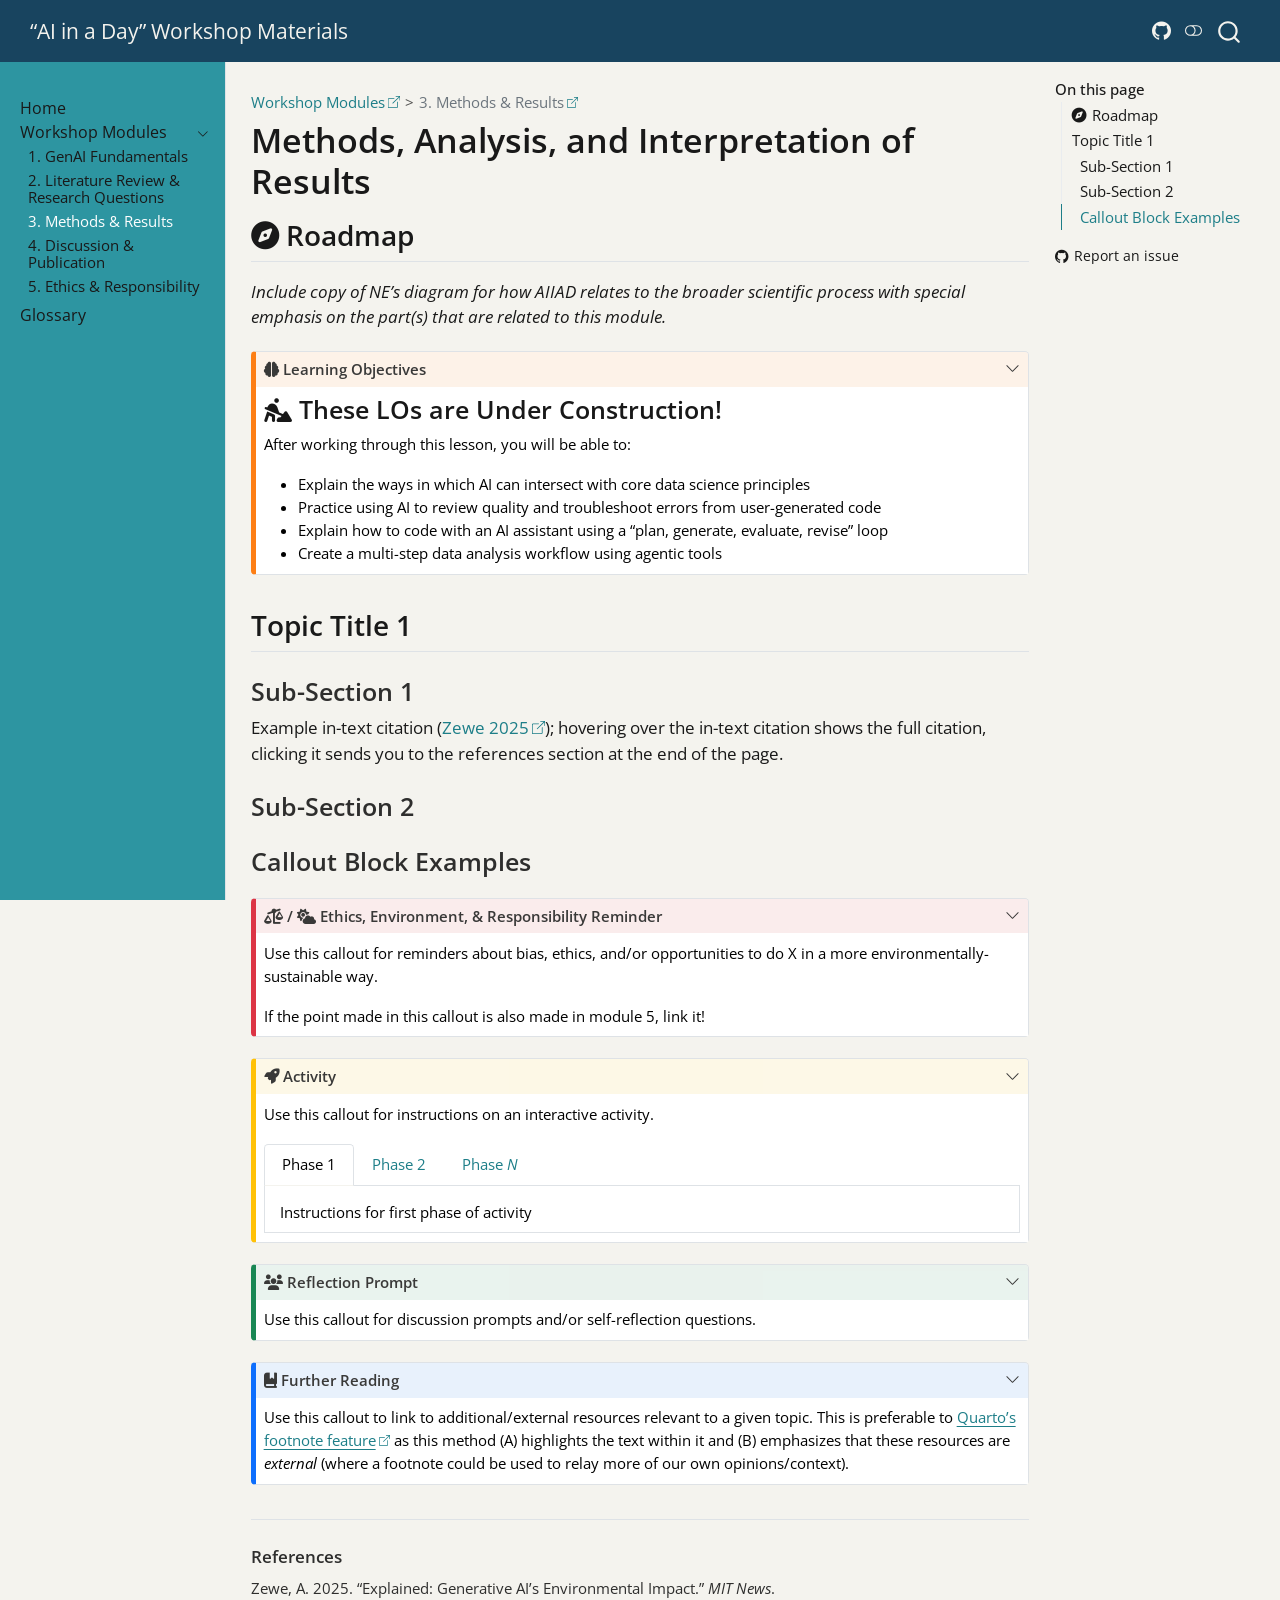
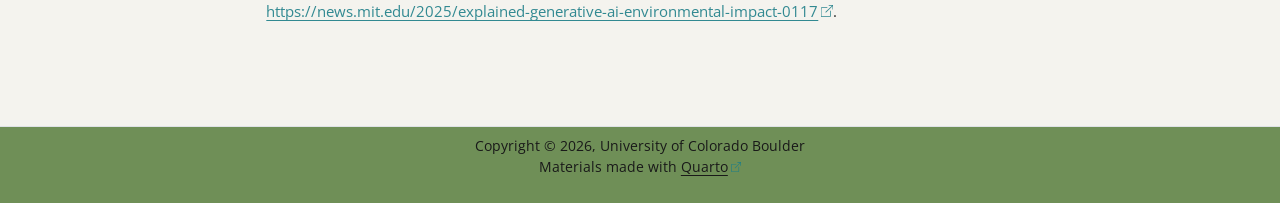
<file: mod-03.html>
<!DOCTYPE html>
<html xmlns="http://www.w3.org/1999/xhtml" lang="en" xml:lang="en"><head>

<meta charset="utf-8">
<meta name="generator" content="quarto-1.10.19">

<meta name="viewport" content="width=device-width, initial-scale=1.0, user-scalable=yes">


<title>Methods, Analysis, and Interpretation of Results – “AI in a Day” Workshop Materials</title>
<style>
/* Default styles provided by pandoc.
** See https://pandoc.org/MANUAL.html#variables-for-html for config info.
*/
span.smallcaps{font-variant: small-caps;}
div.columns{display: flex; gap: 1.5em;}
div.column{flex: auto;}
@media screen {
div.columns{gap: min(4vw, 1.5em);}
div.column{overflow-x: auto;}
}
div.hanging-indent{margin-left: 1.5em; text-indent: -1.5em;}
ul.task-list{list-style: none;}
ul.task-list li input[type="checkbox"] {
  width: 0.8em;
  margin: 0 0.8em 0.2em -1em; /* quarto-specific, see https://github.com/quarto-dev/quarto-cli/issues/4556 */ 
  vertical-align: middle;
}
/* CSS for citations */
div.csl-bib-body { }
div.csl-entry {
  clear: both;
}
.hanging-indent div.csl-entry {
  margin-left:2em;
  text-indent:-2em;
}
div.csl-left-margin {
  min-width:2em;
  float:left;
}
div.csl-right-inline {
  margin-left:2em;
  padding-left:1em;
}
div.csl-indent {
  margin-left: 2em;
}</style>


<script src="site_libs/quarto-nav/quarto-nav.js"></script>
<script src="site_libs/quarto-nav/headroom.min.js"></script>
<script src="site_libs/clipboard/clipboard.min.js"></script>
<script src="site_libs/quarto-search/autocomplete.umd.js"></script>
<script src="site_libs/quarto-search/fuse.min.js"></script>
<script src="site_libs/quarto-search/quarto-search.js"></script>
<meta name="quarto:offset" content="./">
<link href=".//topics/images/logo/esiil.png" rel="icon" type="image/png">
<script src="site_libs/quarto-html/quarto.js" type="module"></script>
<script src="site_libs/quarto-html/tabsets/tabsets.js" type="module"></script>
<script src="site_libs/quarto-html/popper.min.js"></script>
<script src="site_libs/quarto-html/tippy.umd.min.js"></script>
<script src="site_libs/quarto-html/anchor.min.js"></script>
<link href="site_libs/quarto-html/tippy.css" rel="stylesheet">
<link href="site_libs/quarto-html/quarto-syntax-highlighting-bf27225e3a48a9273f3daa8f8e829971.css" rel="stylesheet" class="quarto-color-scheme" id="quarto-text-highlighting-styles">
<link href="site_libs/quarto-html/quarto-syntax-highlighting-dark-b626d73c4c936ccc3cb08be7d45d1df6.css" rel="stylesheet" class="quarto-color-scheme quarto-color-alternate" id="quarto-text-highlighting-styles">
<link href="site_libs/quarto-html/quarto-syntax-highlighting-bf27225e3a48a9273f3daa8f8e829971.css" rel="stylesheet" class="quarto-color-scheme-extra" id="quarto-text-highlighting-styles">
<script src="site_libs/bootstrap/bootstrap.min.js"></script>
<link href="site_libs/bootstrap/bootstrap-icons.css" rel="stylesheet">
<link href="site_libs/bootstrap/bootstrap-7f2bae05c205d09e2d158e8ae64bb7f1.min.css" rel="stylesheet" append-hash="true" class="quarto-color-scheme" id="quarto-bootstrap" data-mode="light">
<link href="site_libs/bootstrap/bootstrap-dark-ad0df9005e456016f2697b0d44e5c72c.min.css" rel="stylesheet" append-hash="true" class="quarto-color-scheme quarto-color-alternate" id="quarto-bootstrap" data-mode="dark">
<link href="site_libs/bootstrap/bootstrap-7f2bae05c205d09e2d158e8ae64bb7f1.min.css" rel="stylesheet" append-hash="true" class="quarto-color-scheme-extra" id="quarto-bootstrap" data-mode="light">
<link href="site_libs/quarto-contrib/fontawesome6-6.7.2/all.min.css" rel="stylesheet">
<link href="site_libs/quarto-contrib/fontawesome6-6.7.2/latex-fontsize.css" rel="stylesheet">
<script id="quarto-search-options" type="application/json">{
  "location": "navbar",
  "copy-button": false,
  "collapse-after": 3,
  "panel-placement": "end",
  "type": "overlay",
  "limit": 50,
  "keyboard-shortcut": [
    "f",
    "/",
    "s"
  ],
  "show-item-context": false,
  "language": {
    "search-no-results-text": "No results",
    "search-matching-documents-text": "matching documents",
    "search-copy-link-title": "Copy link to search",
    "search-hide-matches-text": "Hide additional matches",
    "search-more-match-text": "more match in this document",
    "search-more-matches-text": "more matches in this document",
    "search-clear-button-title": "Clear",
    "search-text-placeholder": "",
    "search-detached-cancel-button-title": "Cancel",
    "search-submit-button-title": "Submit",
    "search-label": "Search"
  }
}</script>


</head>

<body class="nav-sidebar docked nav-fixed quarto-light"><script id="quarto-html-before-body" type="application/javascript">
    const toggleBodyColorMode = (bsSheetEl) => {
      const mode = bsSheetEl.getAttribute("data-mode");
      const bodyEl = window.document.querySelector("body");
      if (mode === "dark") {
        bodyEl.classList.add("quarto-dark");
        bodyEl.classList.remove("quarto-light");
      } else {
        bodyEl.classList.add("quarto-light");
        bodyEl.classList.remove("quarto-dark");
      }
    }
    const toggleBodyColorPrimary = () => {
      const bsSheetEl = window.document.querySelector("link#quarto-bootstrap:not([rel=disabled-stylesheet])");
      if (bsSheetEl) {
        toggleBodyColorMode(bsSheetEl);
      }
    }
    const setColorSchemeToggle = (alternate) => {
      const toggles = window.document.querySelectorAll('.quarto-color-scheme-toggle');
      for (let i=0; i < toggles.length; i++) {
        const toggle = toggles[i];
        if (toggle) {
          if (alternate) {
            toggle.classList.add("alternate");
          } else {
            toggle.classList.remove("alternate");
          }
        }
      }
    };
    const toggleColorMode = (alternate) => {
      // Switch the stylesheets
      const primaryStylesheets = window.document.querySelectorAll('link.quarto-color-scheme:not(.quarto-color-alternate)');
      const alternateStylesheets = window.document.querySelectorAll('link.quarto-color-scheme.quarto-color-alternate');
      manageTransitions('#quarto-margin-sidebar .nav-link', false);
      if (alternate) {
        // note: dark is layered on light, we don't disable primary!
        enableStylesheet(alternateStylesheets);
        for (const sheetNode of alternateStylesheets) {
          if (sheetNode.id === "quarto-bootstrap") {
            toggleBodyColorMode(sheetNode);
          }
        }
      } else {
        disableStylesheet(alternateStylesheets);
        enableStylesheet(primaryStylesheets)
        toggleBodyColorPrimary();
      }
      manageTransitions('#quarto-margin-sidebar .nav-link', true);
      // Switch the toggles
      setColorSchemeToggle(alternate)
      // Hack to workaround the fact that safari doesn't
      // properly recolor the scrollbar when toggling (#1455)
      if (navigator.userAgent.indexOf('Safari') > 0 && navigator.userAgent.indexOf('Chrome') == -1) {
        manageTransitions("body", false);
        window.scrollTo(0, 1);
        setTimeout(() => {
          window.scrollTo(0, 0);
          manageTransitions("body", true);
        }, 40);
      }
    }
    const disableStylesheet = (stylesheets) => {
      for (let i=0; i < stylesheets.length; i++) {
        const stylesheet = stylesheets[i];
        stylesheet.rel = 'disabled-stylesheet';
      }
    }
    const enableStylesheet = (stylesheets) => {
      for (let i=0; i < stylesheets.length; i++) {
        const stylesheet = stylesheets[i];
        if(stylesheet.rel !== 'stylesheet') { // for Chrome, which will still FOUC without this check
          stylesheet.rel = 'stylesheet';
        }
      }
    }
    const manageTransitions = (selector, allowTransitions) => {
      const els = window.document.querySelectorAll(selector);
      for (let i=0; i < els.length; i++) {
        const el = els[i];
        if (allowTransitions) {
          el.classList.remove('notransition');
        } else {
          el.classList.add('notransition');
        }
      }
    }
    const isFileUrl = () => {
      return window.location.protocol === 'file:';
    }
    const hasAlternateSentinel = () => {
      let styleSentinel = getColorSchemeSentinel();
      if (styleSentinel !== null) {
        return styleSentinel === "alternate";
      } else {
        return false;
      }
    }
    const setStyleSentinel = (alternate) => {
      const value = alternate ? "alternate" : "default";
      if (!isFileUrl()) {
        window.localStorage.setItem("quarto-color-scheme", value);
      } else {
        localAlternateSentinel = value;
      }
    }
    const getColorSchemeSentinel = () => {
      if (!isFileUrl()) {
        const storageValue = window.localStorage.getItem("quarto-color-scheme");
        return storageValue != null ? storageValue : localAlternateSentinel;
      } else {
        return localAlternateSentinel;
      }
    }
    const toggleGiscusIfUsed = (isAlternate, darkModeDefault) => {
      const baseTheme = document.querySelector('#giscus-base-theme')?.value ?? 'light';
      const alternateTheme = document.querySelector('#giscus-alt-theme')?.value ?? 'dark';
      let newTheme = '';
      if(authorPrefersDark) {
        newTheme = isAlternate ? baseTheme : alternateTheme;
      } else {
        newTheme = isAlternate ? alternateTheme : baseTheme;
      }
      const changeGiscusTheme = () => {
        // From: https://github.com/giscus/giscus/issues/336
        const sendMessage = (message) => {
          const iframe = document.querySelector('iframe.giscus-frame');
          if (!iframe) return;
          iframe.contentWindow.postMessage({ giscus: message }, 'https://giscus.app');
        }
        sendMessage({
          setConfig: {
            theme: newTheme
          }
        });
      }
      const isGiscussLoaded = window.document.querySelector('iframe.giscus-frame') !== null;
      if (isGiscussLoaded) {
        changeGiscusTheme();
      }
    };
    const authorPrefersDark = false;
    const darkModeDefault = authorPrefersDark;
      document.querySelector('link#quarto-text-highlighting-styles.quarto-color-scheme-extra').rel = 'disabled-stylesheet';
      document.querySelector('link#quarto-bootstrap.quarto-color-scheme-extra').rel = 'disabled-stylesheet';
    let localAlternateSentinel = darkModeDefault ? 'alternate' : 'default';
    // Dark / light mode switch
    window.quartoToggleColorScheme = () => {
      // Read the current dark / light value
      let toAlternate = !hasAlternateSentinel();
      toggleColorMode(toAlternate);
      setStyleSentinel(toAlternate);
      toggleGiscusIfUsed(toAlternate, darkModeDefault);
      window.dispatchEvent(new Event('resize'));
    };
    // Switch to dark mode if need be
    if (hasAlternateSentinel()) {
      toggleColorMode(true);
    } else {
      toggleColorMode(false);
    }
  </script>

<div id="quarto-search-results"></div>
  <header id="quarto-header" class="headroom fixed-top">
    <nav class="navbar navbar-expand-lg " data-bs-theme="dark">
      <div class="navbar-container container-fluid">
      <div class="navbar-brand-container mx-auto">
    <a class="navbar-brand" href="./index.html">
    <span class="navbar-title">“AI in a Day” Workshop Materials</span>
    </a>
  </div>
            <div id="quarto-search" class="" title="Search"></div>
          <button class="navbar-toggler" type="button" data-bs-toggle="collapse" data-bs-target="#navbarCollapse" aria-controls="navbarCollapse" role="menu" aria-expanded="false" aria-label="Toggle navigation" onclick="if (window.quartoToggleHeadroom) { window.quartoToggleHeadroom(); }">
  <span class="navbar-toggler-icon"></span>
</button>
          <div class="collapse navbar-collapse" id="navbarCollapse">
            <ul class="navbar-nav navbar-nav-scroll ms-auto">
  <li class="nav-item compact">
    <a class="nav-link" href="https://github.com/CU-ESIIL/AI-in-a-day"> <i class="bi bi-github" role="img">
</i> 
<span class="menu-text"></span></a>
  </li>  
</ul>
          </div> <!-- /navcollapse -->
            <div class="quarto-navbar-tools">
  <a href="" class="quarto-color-scheme-toggle quarto-navigation-tool  px-1" onclick="window.quartoToggleColorScheme(); return false;" title="Toggle dark mode"><i class="bi"></i></a>
</div>
      </div> <!-- /container-fluid -->
    </nav>
  <nav class="quarto-secondary-nav">
    <div class="container-fluid d-flex">
      <button type="button" class="quarto-btn-toggle btn" data-bs-toggle="collapse" role="button" data-bs-target=".quarto-sidebar-collapse-item" aria-controls="quarto-sidebar" aria-expanded="false" aria-label="Toggle sidebar navigation" onclick="if (window.quartoToggleHeadroom) { window.quartoToggleHeadroom(); }">
        <i class="bi bi-layout-text-sidebar-reverse"></i>
      </button>
        <nav class="quarto-page-breadcrumbs" aria-label="breadcrumb"><ol class="breadcrumb"><li class="breadcrumb-item"><a href="./mod-01.html">Workshop Modules</a></li><li class="breadcrumb-item"><a href="./mod-03.html">3.  Methods &amp; Results</a></li></ol></nav>
        <a class="flex-grow-1" role="navigation" data-bs-toggle="collapse" data-bs-target=".quarto-sidebar-collapse-item" aria-controls="quarto-sidebar" aria-expanded="false" aria-label="Toggle sidebar navigation" onclick="if (window.quartoToggleHeadroom) { window.quartoToggleHeadroom(); }">      
        </a>
    </div>
  </nav>
</header>
<!-- content -->
<div id="quarto-content" class="quarto-container page-columns page-rows-contents page-layout-article page-navbar">
<!-- sidebar -->
  <nav id="quarto-sidebar" class="sidebar collapse collapse-horizontal quarto-sidebar-collapse-item sidebar-navigation docked overflow-auto">
    <div class="sidebar-menu-container"> 
    <ul class="list-unstyled mt-1">
        <li class="sidebar-item">
  <div class="sidebar-item-container"> 
  <a href="./index.html" class="sidebar-item-text sidebar-link">
 <span class="menu-text">Home</span></a>
  </div>
</li>
        <li class="sidebar-item sidebar-item-section">
      <div class="sidebar-item-container"> 
            <a class="sidebar-item-text sidebar-link text-start" data-bs-toggle="collapse" data-bs-target="#quarto-sidebar-section-1" role="navigation" aria-expanded="true">
 <span class="menu-text">Workshop Modules</span></a>
          <a class="sidebar-item-toggle text-start" data-bs-toggle="collapse" data-bs-target="#quarto-sidebar-section-1" role="navigation" aria-expanded="true" aria-label="Toggle section">
            <i class="bi bi-chevron-right ms-2"></i>
          </a> 
      </div>
      <ul id="quarto-sidebar-section-1" class="collapse list-unstyled sidebar-section depth1 show">  
          <li class="sidebar-item">
  <div class="sidebar-item-container"> 
  <a href="./mod-01.html" class="sidebar-item-text sidebar-link">
 <span class="menu-text">1. GenAI Fundamentals</span></a>
  </div>
</li>
          <li class="sidebar-item">
  <div class="sidebar-item-container"> 
  <a href="./mod-02.html" class="sidebar-item-text sidebar-link">
 <span class="menu-text">2. Literature Review &amp; Research Questions</span></a>
  </div>
</li>
          <li class="sidebar-item">
  <div class="sidebar-item-container"> 
  <a href="./mod-03.html" class="sidebar-item-text sidebar-link active">
 <span class="menu-text">3.  Methods &amp; Results</span></a>
  </div>
</li>
          <li class="sidebar-item">
  <div class="sidebar-item-container"> 
  <a href="./mod-04.html" class="sidebar-item-text sidebar-link">
 <span class="menu-text">4. Discussion &amp; Publication</span></a>
  </div>
</li>
          <li class="sidebar-item">
  <div class="sidebar-item-container"> 
  <a href="./mod-05.html" class="sidebar-item-text sidebar-link">
 <span class="menu-text">5. Ethics &amp; Responsibility</span></a>
  </div>
</li>
      </ul>
  </li>
        <li class="sidebar-item">
  <div class="sidebar-item-container"> 
  <a href="./glossary.html" class="sidebar-item-text sidebar-link">
 <span class="menu-text">Glossary</span></a>
  </div>
</li>
    </ul>
    </div>
</nav>
<div id="quarto-sidebar-glass" class="quarto-sidebar-collapse-item" data-bs-toggle="collapse" data-bs-target=".quarto-sidebar-collapse-item"></div>
<!-- margin-sidebar -->
    <div id="quarto-margin-sidebar" class="sidebar margin-sidebar">
        <nav id="TOC" role="doc-toc" class="toc-active">
    <h2 id="toc-title">On this page</h2>
   
  <ul>
  <li><a href="#b58fc729-690b-4000-b19f-365a4093b2ff7b7b3c20666120636f6d70617373203e7d7d-roadmap" id="toc-b58fc729-690b-4000-b19f-365a4093b2ff7b7b3c20666120636f6d70617373203e7d7d-roadmap" class="nav-link active" data-scroll-target="#b58fc729-690b-4000-b19f-365a4093b2ff7b7b3c20666120636f6d70617373203e7d7d-roadmap"><i class="fa-solid fa-compass" aria-label="compass"></i> Roadmap</a></li>
  <li><a href="#topic-title-1" id="toc-topic-title-1" class="nav-link" data-scroll-target="#topic-title-1">Topic Title 1</a>
  <ul class="collapse">
  <li><a href="#sub-section-1" id="toc-sub-section-1" class="nav-link" data-scroll-target="#sub-section-1">Sub-Section 1</a></li>
  <li><a href="#sub-section-2" id="toc-sub-section-2" class="nav-link" data-scroll-target="#sub-section-2">Sub-Section 2</a></li>
  <li><a href="#callout-block-examples" id="toc-callout-block-examples" class="nav-link" data-scroll-target="#callout-block-examples">Callout Block Examples</a></li>
  </ul></li>
  </ul>
<div class="toc-actions"><ul><li><a href="https://github.com/CU-ESIIL/AI-in-a-day/issues/new" class="toc-action"><i class="bi bi-github"></i>Report an issue</a></li></ul></div></nav>
    </div>
<!-- main -->
<main class="content" id="quarto-document-content">


<header id="title-block-header" class="quarto-title-block default"><nav class="quarto-page-breadcrumbs quarto-title-breadcrumbs d-none d-lg-block" aria-label="breadcrumb"><ol class="breadcrumb"><li class="breadcrumb-item"><a href="./mod-01.html">Workshop Modules</a></li><li class="breadcrumb-item"><a href="./mod-03.html">3.  Methods &amp; Results</a></li></ol></nav>
<div class="quarto-title">
<h1 class="title">Methods, Analysis, and Interpretation of Results</h1>
</div>



<div class="quarto-title-meta">

    
  
    
  </div>
  


</header>


<section id="b58fc729-690b-4000-b19f-365a4093b2ff7b7b3c20666120636f6d70617373203e7d7d-roadmap" class="level2">
<h2 class="anchored" data-anchor-id="b58fc729-690b-4000-b19f-365a4093b2ff7b7b3c20666120636f6d70617373203e7d7d-roadmap"><i class="fa-solid fa-compass" aria-label="compass"></i> Roadmap</h2>
<p><em>Include copy of NE’s diagram for how AIIAD relates to the broader scientific process with special emphasis on the part(s) that are related to this module.</em></p>
<div class="callout callout-style-default callout-caution no-icon callout-titled">
<div class="callout-header d-flex align-content-center" data-bs-toggle="collapse" data-bs-target=".callout-1-contents" aria-controls="callout-1" aria-expanded="true" aria-label="Toggle callout">
<div class="callout-icon-container">
<i class="callout-icon no-icon"></i>
</div>
<div class="callout-title-container flex-fill">
<span class="screen-reader-only">Caution</span><i class="fa-solid fa-brain" aria-label="brain"></i> Learning Objectives
</div>
<div class="callout-btn-toggle d-inline-block border-0 py-1 ps-1 pe-0 float-end"><i class="callout-toggle"></i></div>
</div>
<div id="callout-1" class="callout-1-contents callout-collapse collapse show">
<section id="b58fc729-690b-4000-b19f-365a4093b2ff7b7b3c20666120706572736f6e2d64696767696e67203e7d7d-these-los-are-under-construction" class="level3 callout-body-container callout-body">
<h3 class="anchored" data-anchor-id="b58fc729-690b-4000-b19f-365a4093b2ff7b7b3c20666120706572736f6e2d64696767696e67203e7d7d-these-los-are-under-construction"><i class="fa-solid fa-person-digging" aria-label="person-digging"></i> These LOs are Under Construction!</h3>
<p>After working through this lesson, you will be able to:</p>
<ul>
<li>Explain the ways in which AI can intersect with core data science principles</li>
<li>Practice using AI to review quality and troubleshoot errors from user-generated code</li>
<li>Explain how to code with an AI assistant using a “plan, generate, evaluate, revise” loop</li>
<li>Create a multi-step data analysis workflow using agentic tools</li>
</ul>
<!---
If you update these objectives, please use [Bloom's Taxonomy](https://en.wikipedia.org/wiki/Bloom%27s_taxonomy) verbs!
--->
</section>
</div>
</div>
</section>
<section id="topic-title-1" class="level2">
<h2 class="anchored" data-anchor-id="topic-title-1">Topic Title 1</h2>
<!---
 COPY ME BEFORE EDITING!

Suggested naming convention of copy is "mod-0#_<lowercase, hypen-delimited, 1-2 word content summary>.qmd"
 --->
<!--- Put 2nd-level header in the _module page_ in which this file is embedded! --->
<section id="sub-section-1" class="level3">
<h3 class="anchored" data-anchor-id="sub-section-1">Sub-Section 1</h3>
<p>Example in-text citation <span class="citation" data-cites="zewe_2025">(<a href="#ref-zewe_2025" role="doc-biblioref">Zewe 2025</a>)</span>; hovering over the in-text citation shows the full citation, clicking it sends you to the references section at the end of the page.</p>
</section>
<section id="sub-section-2" class="level3">
<h3 class="anchored" data-anchor-id="sub-section-2">Sub-Section 2</h3>
</section>
<section id="callout-block-examples" class="level3">
<h3 class="anchored" data-anchor-id="callout-block-examples">Callout Block Examples</h3>
<div class="callout callout-style-default callout-important no-icon callout-titled">
<div class="callout-header d-flex align-content-center" data-bs-toggle="collapse" data-bs-target=".callout-2-contents" aria-controls="callout-2" aria-expanded="true" aria-label="Toggle callout">
<div class="callout-icon-container">
<i class="callout-icon no-icon"></i>
</div>
<div class="callout-title-container flex-fill">
<span class="screen-reader-only">Important</span><i class="fa-solid fa-scale-unbalanced" aria-label="scale-unbalanced"></i> / <i class="fa-solid fa-cloud-sun" aria-label="cloud-sun"></i> Ethics, Environment, &amp; Responsibility Reminder
</div>
<div class="callout-btn-toggle d-inline-block border-0 py-1 ps-1 pe-0 float-end"><i class="callout-toggle"></i></div>
</div>
<div id="callout-2" class="callout-2-contents callout-collapse collapse show">
<div class="callout-body-container callout-body">
<p>Use this callout for reminders about bias, ethics, and/or opportunities to do X in a more environmentally-sustainable way.</p>
<p>If the point made in this callout is also made in module 5, link it!</p>
</div>
</div>
</div>
<div class="callout callout-style-default callout-warning no-icon callout-titled">
<div class="callout-header d-flex align-content-center" data-bs-toggle="collapse" data-bs-target=".callout-3-contents" aria-controls="callout-3" aria-expanded="true" aria-label="Toggle callout">
<div class="callout-icon-container">
<i class="callout-icon no-icon"></i>
</div>
<div class="callout-title-container flex-fill">
<span class="screen-reader-only">Warning</span><i class="fa-solid fa-rocket" aria-label="rocket"></i> Activity
</div>
<div class="callout-btn-toggle d-inline-block border-0 py-1 ps-1 pe-0 float-end"><i class="callout-toggle"></i></div>
</div>
<div id="callout-3" class="callout-3-contents callout-collapse collapse show">
<div class="callout-body-container callout-body">
<p>Use this callout for instructions on an interactive activity.</p>
<div class="tabset-margin-container"></div><div class="panel-tabset">
<ul class="nav nav-tabs" role="tablist"><li class="nav-item" role="presentation"><a class="nav-link active" id="tabset-1-1-tab" data-bs-toggle="tab" data-bs-target="#tabset-1-1" role="tab" aria-controls="tabset-1-1" aria-selected="true" href="">Phase 1</a></li><li class="nav-item" role="presentation"><a class="nav-link" id="tabset-1-2-tab" data-bs-toggle="tab" data-bs-target="#tabset-1-2" role="tab" aria-controls="tabset-1-2" aria-selected="false" href="">Phase 2</a></li><li class="nav-item" role="presentation"><a class="nav-link" id="tabset-1-3-tab" data-bs-toggle="tab" data-bs-target="#tabset-1-3" role="tab" aria-controls="tabset-1-3" aria-selected="false" href="">Phase <em>N</em></a></li></ul>
<div class="tab-content">
<div id="tabset-1-1" class="tab-pane active" role="tabpanel" aria-labelledby="tabset-1-1-tab">
<p>Instructions for first phase of activity</p>
</div>
<div id="tabset-1-2" class="tab-pane" role="tabpanel" aria-labelledby="tabset-1-2-tab">
<p>Instructions for second phase of activity</p>
</div>
<div id="tabset-1-3" class="tab-pane" role="tabpanel" aria-labelledby="tabset-1-3-tab">
<p>Instructions for N<sup>th</sup> phase of activity.</p>
</div>
</div>
</div>
</div>
</div>
</div>
<div class="callout callout-style-default callout-tip no-icon callout-titled">
<div class="callout-header d-flex align-content-center" data-bs-toggle="collapse" data-bs-target=".callout-4-contents" aria-controls="callout-4" aria-expanded="true" aria-label="Toggle callout">
<div class="callout-icon-container">
<i class="callout-icon no-icon"></i>
</div>
<div class="callout-title-container flex-fill">
<span class="screen-reader-only">Tip</span><i class="fa-solid fa-users" aria-label="users"></i> Reflection Prompt
</div>
<div class="callout-btn-toggle d-inline-block border-0 py-1 ps-1 pe-0 float-end"><i class="callout-toggle"></i></div>
</div>
<div id="callout-4" class="callout-4-contents callout-collapse collapse show">
<div class="callout-body-container callout-body">
<p>Use this callout for discussion prompts and/or self-reflection questions.</p>
</div>
</div>
</div>
<div class="callout callout-style-default callout-note no-icon callout-titled">
<div class="callout-header d-flex align-content-center" data-bs-toggle="collapse" data-bs-target=".callout-5-contents" aria-controls="callout-5" aria-expanded="true" aria-label="Toggle callout">
<div class="callout-icon-container">
<i class="callout-icon no-icon"></i>
</div>
<div class="callout-title-container flex-fill">
<span class="screen-reader-only">Note</span><i class="fa-solid fa-book-bookmark" aria-label="book-bookmark"></i> Further Reading
</div>
<div class="callout-btn-toggle d-inline-block border-0 py-1 ps-1 pe-0 float-end"><i class="callout-toggle"></i></div>
</div>
<div id="callout-5" class="callout-5-contents callout-collapse collapse show">
<div class="callout-body-container callout-body">
<p>Use this callout to link to additional/external resources relevant to a given topic. This is preferable to <a href="https://quarto.org/docs/authoring/markdown-basics.html#footnotes">Quarto’s footnote feature</a> as this method (A) highlights the text within it and (B) emphasizes that these resources are <em>external</em> (where a footnote could be used to relay more of our own opinions/context).</p>
</div>
</div>
</div>



</section>
</section>

<div id="quarto-appendix" class="default"><section class="quarto-appendix-contents" role="doc-bibliography" id="quarto-bibliography"><h2 class="anchored quarto-appendix-heading">References</h2><div id="refs" class="references csl-bib-body hanging-indent" role="list">
<div id="ref-zewe_2025" class="csl-entry" role="listitem">
Zewe, A. 2025. <span>“Explained: Generative AI’s Environmental Impact.”</span> <em>MIT News</em>. <a href="https://news.mit.edu/2025/explained-generative-ai-environmental-impact-0117">https://news.mit.edu/2025/explained-generative-ai-environmental-impact-0117</a>.
</div>
</div></section></div></main> <!-- /main -->
<script id="quarto-html-after-body" type="application/javascript">
  window.document.addEventListener("DOMContentLoaded", function (event) {
    // Ensure there is a toggle, if there isn't float one in the top right
    if (window.document.querySelector('.quarto-color-scheme-toggle') === null) {
      const a = window.document.createElement('a');
      a.classList.add('top-right');
      a.classList.add('quarto-color-scheme-toggle');
      a.href = "";
      a.onclick = function() { try { window.quartoToggleColorScheme(); } catch {} return false; };
      const i = window.document.createElement("i");
      i.classList.add('bi');
      a.appendChild(i);
      window.document.body.appendChild(a);
    }
    setColorSchemeToggle(hasAlternateSentinel())
    const icon = "";
    const anchorJS = new window.AnchorJS();
    anchorJS.options = {
      placement: 'right',
      icon: icon
    };
    anchorJS.add('.anchored');
    const isCodeAnnotation = (el) => {
      for (const clz of el.classList) {
        if (clz.startsWith('code-annotation-')) {                     
          return true;
        }
      }
      return false;
    }
    const onCopySuccess = function(e) {
      // button target
      const button = e.trigger;
      // don't keep focus
      button.blur();
      // flash "checked"
      button.classList.add('code-copy-button-checked');
      var currentTitle = button.getAttribute("title");
      button.setAttribute("title", "Copied!");
      let tooltip;
      if (window.bootstrap) {
        button.setAttribute("data-bs-toggle", "tooltip");
        button.setAttribute("data-bs-placement", "left");
        button.setAttribute("data-bs-title", "Copied!");
        tooltip = new bootstrap.Tooltip(button, 
          { trigger: "manual", 
            customClass: "code-copy-button-tooltip",
            offset: [0, -8]});
        tooltip.show();    
      }
      setTimeout(function() {
        if (tooltip) {
          tooltip.hide();
          button.removeAttribute("data-bs-title");
          button.removeAttribute("data-bs-toggle");
          button.removeAttribute("data-bs-placement");
        }
        button.setAttribute("title", currentTitle);
        button.classList.remove('code-copy-button-checked');
      }, 1000);
      // clear code selection
      e.clearSelection();
    }
    const getTextToCopy = function(trigger) {
      const outerScaffold = trigger.parentElement.cloneNode(true);
      const codeEl = outerScaffold.querySelector('code');
      for (const childEl of codeEl.children) {
        if (isCodeAnnotation(childEl)) {
          childEl.remove();
        }
      }
      return codeEl.innerText;
    }
    const clipboard = new window.ClipboardJS('.code-copy-button:not([data-in-quarto-modal])', {
      text: getTextToCopy
    });
    clipboard.on('success', onCopySuccess);
    if (window.document.getElementById('quarto-embedded-source-code-modal')) {
      const clipboardModal = new window.ClipboardJS('.code-copy-button[data-in-quarto-modal]', {
        text: getTextToCopy,
        container: window.document.getElementById('quarto-embedded-source-code-modal')
      });
      clipboardModal.on('success', onCopySuccess);
    }
      var localhostRegex = new RegExp(/^(?:http|https):\/\/localhost\:?[0-9]*\//);
      var mailtoRegex = new RegExp(/^mailto:/);
        var filterRegex = new RegExp("https:\/\/CU-ESIIL\.github\.io\/AI-in-a-day\/");
      var isInternal = (href) => {
          return filterRegex.test(href) || localhostRegex.test(href) || mailtoRegex.test(href);
      }
      // Inspect non-navigation links and adorn them if external
     var links = window.document.querySelectorAll('a[href]:not(.nav-link):not(.navbar-brand):not(.toc-action):not(.sidebar-link):not(.sidebar-item-toggle):not(.pagination-link):not(.no-external):not([aria-hidden]):not(.dropdown-item):not(.quarto-navigation-tool):not(.about-link)');
      for (var i=0; i<links.length; i++) {
        const link = links[i];
        if (!isInternal(link.href)) {
          // undo the damage that might have been done by quarto-nav.js in the case of
          // links that we want to consider external
          if (link.dataset.originalHref !== undefined) {
            link.href = link.dataset.originalHref;
          }
            // target, if specified
            link.setAttribute("target", "_blank");
            if (link.getAttribute("rel") === null) {
              link.setAttribute("rel", "noopener");
            }
            // default icon
            link.classList.add("external");
        }
      }
    function tippyHover(el, contentFn, onTriggerFn, onUntriggerFn) {
      const config = {
        allowHTML: true,
        maxWidth: 500,
        delay: 100,
        arrow: false,
        appendTo: function(el) {
            return el.parentElement;
        },
        interactive: true,
        interactiveBorder: 10,
        theme: 'quarto',
        placement: 'bottom-start',
      };
      if (contentFn) {
        config.content = contentFn;
      }
      if (onTriggerFn) {
        config.onTrigger = onTriggerFn;
      }
      if (onUntriggerFn) {
        config.onUntrigger = onUntriggerFn;
      }
      window.tippy(el, config); 
    }
    const noterefs = window.document.querySelectorAll('a[role="doc-noteref"]');
    for (var i=0; i<noterefs.length; i++) {
      const ref = noterefs[i];
      tippyHover(ref, function() {
        // use id or data attribute instead here
        let href = ref.getAttribute('data-footnote-href') || ref.getAttribute('href');
        try { href = new URL(href).hash; } catch {}
        const id = href.replace(/^#\/?/, "");
        const note = window.document.getElementById(id);
        if (note) {
          return note.innerHTML;
        } else {
          return "";
        }
      });
    }
    const xrefs = window.document.querySelectorAll('a.quarto-xref');
    const processXRef = (id, note) => {
      // Strip column container classes
      const stripColumnClz = (el) => {
        el.classList.remove("page-full", "page-columns");
        if (el.children) {
          for (const child of el.children) {
            stripColumnClz(child);
          }
        }
      }
      stripColumnClz(note)
      if (id === null || id.startsWith('sec-')) {
        // Special case sections, only their first couple elements
        const container = document.createElement("div");
        if (note.children && note.children.length > 2) {
          container.appendChild(note.children[0].cloneNode(true));
          for (let i = 1; i < note.children.length; i++) {
            const child = note.children[i];
            if (child.tagName === "P" && child.innerText === "") {
              continue;
            } else {
              container.appendChild(child.cloneNode(true));
              break;
            }
          }
          if (window.Quarto?.typesetMath) {
            window.Quarto.typesetMath(container);
          }
          return container.innerHTML
        } else {
          if (window.Quarto?.typesetMath) {
            window.Quarto.typesetMath(note);
          }
          return note.innerHTML;
        }
      } else {
        // Remove any anchor links if they are present
        const anchorLink = note.querySelector('a.anchorjs-link');
        if (anchorLink) {
          anchorLink.remove();
        }
        if (window.Quarto?.typesetMath) {
          window.Quarto.typesetMath(note);
        }
        if (note.classList.contains("callout")) {
          return note.outerHTML;
        } else {
          return note.innerHTML;
        }
      }
    }
    for (var i=0; i<xrefs.length; i++) {
      const xref = xrefs[i];
      tippyHover(xref, undefined, function(instance) {
        instance.disable();
        let url = xref.getAttribute('href');
        let hash = undefined; 
        if (url.startsWith('#')) {
          hash = url;
        } else {
          try { hash = new URL(url).hash; } catch {}
        }
        if (hash) {
          const id = hash.replace(/^#\/?/, "");
          const note = window.document.getElementById(id);
          if (note !== null) {
            try {
              const html = processXRef(id, note.cloneNode(true));
              instance.setContent(html);
            } finally {
              instance.enable();
              instance.show();
            }
          } else {
            // See if we can fetch this
            fetch(url.split('#')[0])
            .then(res => res.text())
            .then(html => {
              const parser = new DOMParser();
              const htmlDoc = parser.parseFromString(html, "text/html");
              const note = htmlDoc.getElementById(id);
              if (note !== null) {
                const html = processXRef(id, note);
                instance.setContent(html);
              } 
            }).finally(() => {
              instance.enable();
              instance.show();
            });
          }
        } else {
          // See if we can fetch a full url (with no hash to target)
          // This is a special case and we should probably do some content thinning / targeting
          fetch(url)
          .then(res => res.text())
          .then(html => {
            const parser = new DOMParser();
            const htmlDoc = parser.parseFromString(html, "text/html");
            const note = htmlDoc.querySelector('main.content');
            if (note !== null) {
              // This should only happen for chapter cross references
              // (since there is no id in the URL)
              // remove the first header
              if (note.children.length > 0 && note.children[0].tagName === "HEADER") {
                note.children[0].remove();
              }
              const html = processXRef(null, note);
              instance.setContent(html);
            } 
          }).finally(() => {
            instance.enable();
            instance.show();
          });
        }
      }, function(instance) {
      });
    }
        let selectedAnnoteEl;
        const selectorForAnnotation = ( cell, annotation) => {
          let cellAttr = 'data-code-cell="' + cell + '"';
          let lineAttr = 'data-code-annotation="' +  annotation + '"';
          const selector = 'span[' + cellAttr + '][' + lineAttr + ']';
          return selector;
        }
        const selectCodeLines = (annoteEl) => {
          const doc = window.document;
          const targetCell = annoteEl.getAttribute("data-target-cell");
          const targetAnnotation = annoteEl.getAttribute("data-target-annotation");
          const annoteSpan = window.document.querySelector(selectorForAnnotation(targetCell, targetAnnotation));
          const lines = annoteSpan.getAttribute("data-code-lines").split(",");
          const lineIds = lines.map((line) => {
            return targetCell + "-" + line;
          })
          let top = null;
          let height = null;
          let parent = null;
          if (lineIds.length > 0) {
              //compute the position of the single el (top and bottom and make a div)
              const el = window.document.getElementById(lineIds[0]);
              top = el.offsetTop;
              height = el.offsetHeight;
              parent = el.parentElement.parentElement;
            if (lineIds.length > 1) {
              const lastEl = window.document.getElementById(lineIds[lineIds.length - 1]);
              const bottom = lastEl.offsetTop + lastEl.offsetHeight;
              height = bottom - top;
            }
            if (top !== null && height !== null && parent !== null) {
              // cook up a div (if necessary) and position it 
              let div = window.document.getElementById("code-annotation-line-highlight");
              if (div === null) {
                div = window.document.createElement("div");
                div.setAttribute("id", "code-annotation-line-highlight");
                div.style.position = 'absolute';
                parent.appendChild(div);
              }
              div.style.top = top - 2 + "px";
              div.style.height = height + 4 + "px";
              div.style.left = 0;
              let gutterDiv = window.document.getElementById("code-annotation-line-highlight-gutter");
              if (gutterDiv === null) {
                gutterDiv = window.document.createElement("div");
                gutterDiv.setAttribute("id", "code-annotation-line-highlight-gutter");
                gutterDiv.style.position = 'absolute';
                const codeCell = window.document.getElementById(targetCell);
                const gutter = codeCell.querySelector('.code-annotation-gutter');
                gutter.appendChild(gutterDiv);
              }
              gutterDiv.style.top = top - 2 + "px";
              gutterDiv.style.height = height + 4 + "px";
            }
            selectedAnnoteEl = annoteEl;
          }
        };
        const unselectCodeLines = () => {
          const elementsIds = ["code-annotation-line-highlight", "code-annotation-line-highlight-gutter"];
          elementsIds.forEach((elId) => {
            const div = window.document.getElementById(elId);
            if (div) {
              div.remove();
            }
          });
          selectedAnnoteEl = undefined;
        };
          // Handle positioning of the toggle
      window.addEventListener(
        "resize",
        throttle(() => {
          elRect = undefined;
          if (selectedAnnoteEl) {
            selectCodeLines(selectedAnnoteEl);
          }
        }, 10)
      );
      function throttle(fn, ms) {
      let throttle = false;
      let timer;
        return (...args) => {
          if(!throttle) { // first call gets through
              fn.apply(this, args);
              throttle = true;
          } else { // all the others get throttled
              if(timer) clearTimeout(timer); // cancel #2
              timer = setTimeout(() => {
                fn.apply(this, args);
                timer = throttle = false;
              }, ms);
          }
        };
      }
        // Attach click handler to the DT
        const annoteDls = window.document.querySelectorAll('dt[data-target-cell]');
        for (const annoteDlNode of annoteDls) {
          annoteDlNode.addEventListener('click', (event) => {
            const clickedEl = event.target;
            if (clickedEl !== selectedAnnoteEl) {
              unselectCodeLines();
              const activeEl = window.document.querySelector('dt[data-target-cell].code-annotation-active');
              if (activeEl) {
                activeEl.classList.remove('code-annotation-active');
              }
              selectCodeLines(clickedEl);
              clickedEl.classList.add('code-annotation-active');
            } else {
              // Unselect the line
              unselectCodeLines();
              clickedEl.classList.remove('code-annotation-active');
            }
          });
        }
    const findCites = (el) => {
      const parentEl = el.parentElement;
      if (parentEl) {
        const cites = parentEl.dataset.cites;
        if (cites) {
          return {
            el,
            cites: cites.split(' ')
          };
        } else {
          return findCites(el.parentElement)
        }
      } else {
        return undefined;
      }
    };
    var bibliorefs = window.document.querySelectorAll('a[role="doc-biblioref"]');
    for (var i=0; i<bibliorefs.length; i++) {
      const ref = bibliorefs[i];
      const citeInfo = findCites(ref);
      if (citeInfo) {
        tippyHover(citeInfo.el, function() {
          var popup = window.document.createElement('div');
          citeInfo.cites.forEach(function(cite) {
            var citeDiv = window.document.createElement('div');
            citeDiv.classList.add('hanging-indent');
            citeDiv.classList.add('csl-entry');
            var biblioDiv = window.document.getElementById('ref-' + cite);
            if (biblioDiv) {
              citeDiv.innerHTML = biblioDiv.innerHTML;
            }
            popup.appendChild(citeDiv);
          });
          return popup.innerHTML;
        });
      }
    }
  });
  </script>
</div> <!-- /content -->
<footer class="footer">
  <div class="nav-footer">
    <div class="nav-footer-left">
      &nbsp;
    </div>   
    <div class="nav-footer-center">
<p>Copyright © 2026, University of Colorado Boulder <br> Materials made with <a href="https://quarto.org/">Quarto</a></p>
<div class="toc-actions d-sm-block d-md-none"><ul><li><a href="https://github.com/CU-ESIIL/AI-in-a-day/issues/new" class="toc-action"><i class="bi bi-github"></i>Report an issue</a></li></ul></div></div>
    <div class="nav-footer-right">
      &nbsp;
    </div>
  </div>
</footer>




</body></html>
</file>
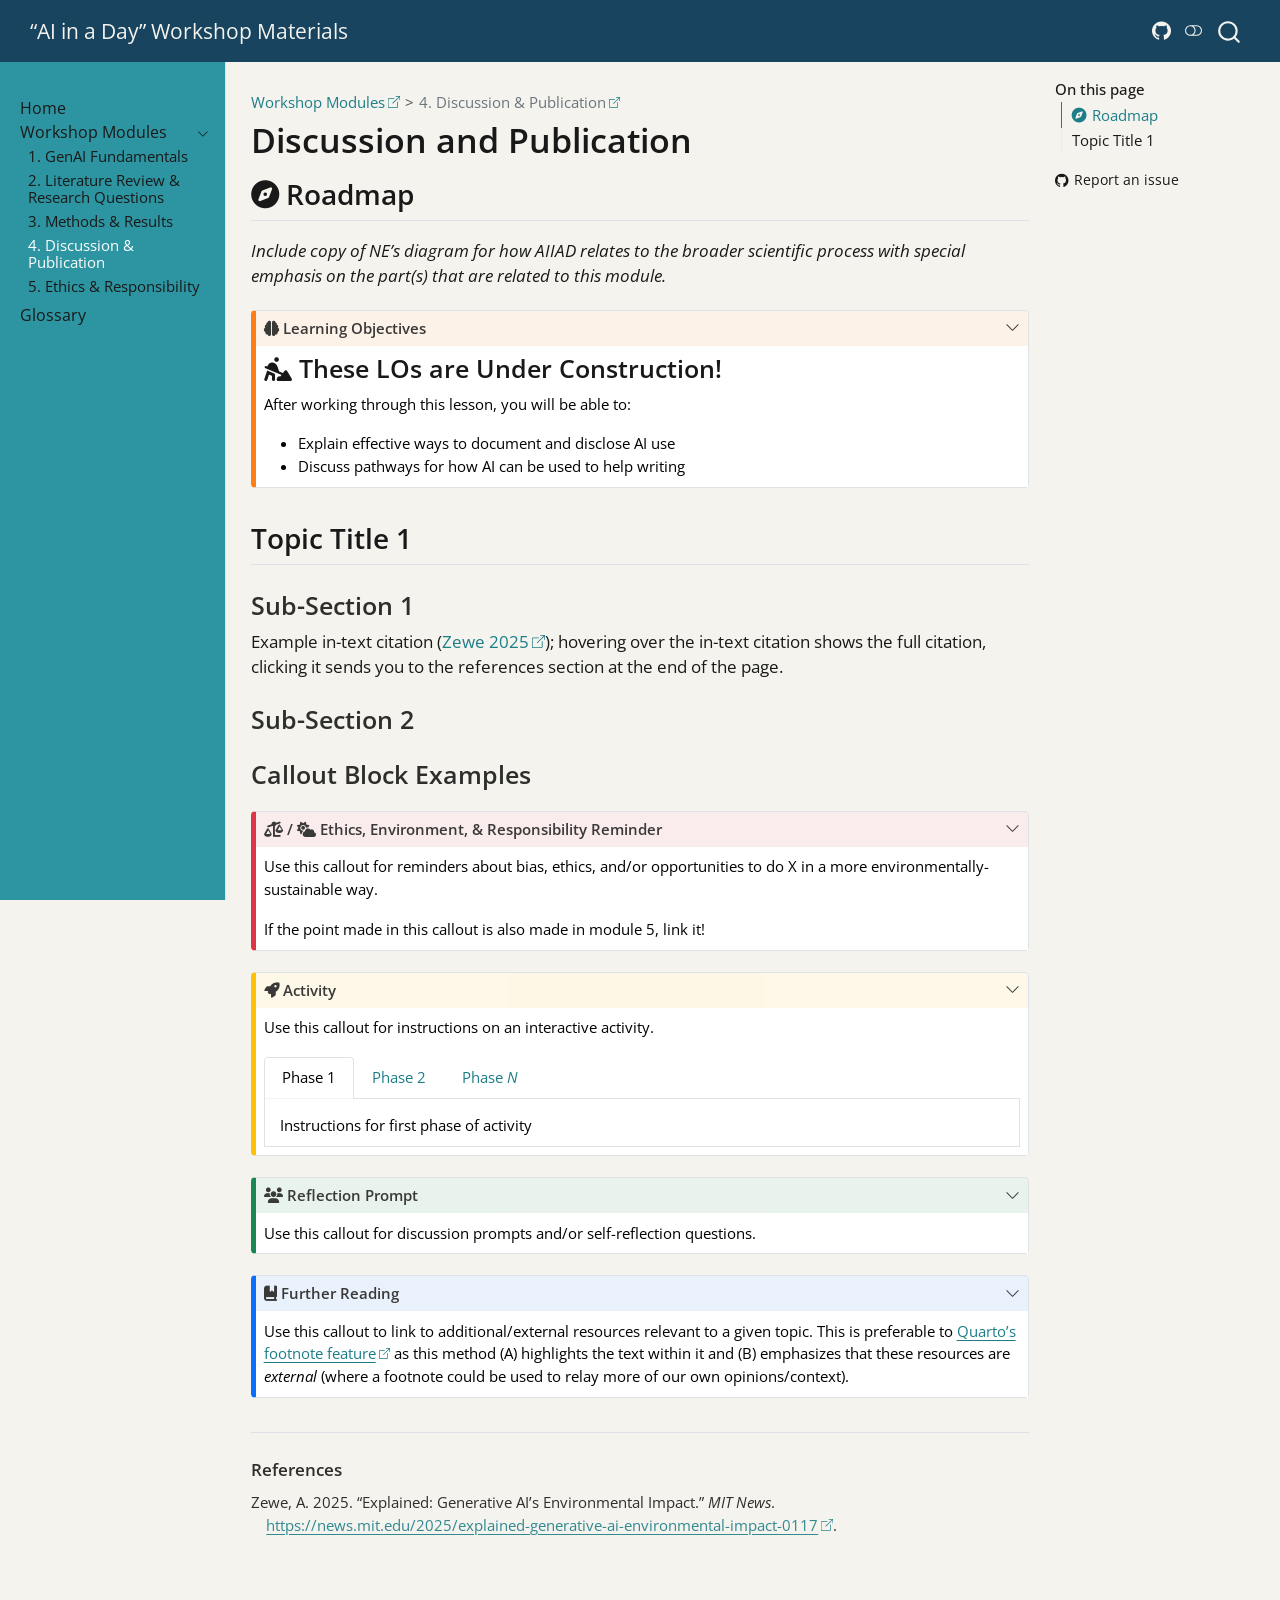
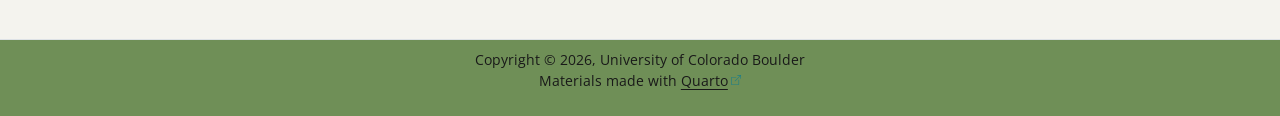
<file: mod-04.html>
<!DOCTYPE html>
<html xmlns="http://www.w3.org/1999/xhtml" lang="en" xml:lang="en"><head>

<meta charset="utf-8">
<meta name="generator" content="quarto-1.10.19">

<meta name="viewport" content="width=device-width, initial-scale=1.0, user-scalable=yes">


<title>Discussion and Publication – “AI in a Day” Workshop Materials</title>
<style>
/* Default styles provided by pandoc.
** See https://pandoc.org/MANUAL.html#variables-for-html for config info.
*/
span.smallcaps{font-variant: small-caps;}
div.columns{display: flex; gap: 1.5em;}
div.column{flex: auto;}
@media screen {
div.columns{gap: min(4vw, 1.5em);}
div.column{overflow-x: auto;}
}
div.hanging-indent{margin-left: 1.5em; text-indent: -1.5em;}
ul.task-list{list-style: none;}
ul.task-list li input[type="checkbox"] {
  width: 0.8em;
  margin: 0 0.8em 0.2em -1em; /* quarto-specific, see https://github.com/quarto-dev/quarto-cli/issues/4556 */ 
  vertical-align: middle;
}
/* CSS for citations */
div.csl-bib-body { }
div.csl-entry {
  clear: both;
}
.hanging-indent div.csl-entry {
  margin-left:2em;
  text-indent:-2em;
}
div.csl-left-margin {
  min-width:2em;
  float:left;
}
div.csl-right-inline {
  margin-left:2em;
  padding-left:1em;
}
div.csl-indent {
  margin-left: 2em;
}</style>


<script src="site_libs/quarto-nav/quarto-nav.js"></script>
<script src="site_libs/quarto-nav/headroom.min.js"></script>
<script src="site_libs/clipboard/clipboard.min.js"></script>
<script src="site_libs/quarto-search/autocomplete.umd.js"></script>
<script src="site_libs/quarto-search/fuse.min.js"></script>
<script src="site_libs/quarto-search/quarto-search.js"></script>
<meta name="quarto:offset" content="./">
<link href=".//topics/images/logo/esiil.png" rel="icon" type="image/png">
<script src="site_libs/quarto-html/quarto.js" type="module"></script>
<script src="site_libs/quarto-html/tabsets/tabsets.js" type="module"></script>
<script src="site_libs/quarto-html/popper.min.js"></script>
<script src="site_libs/quarto-html/tippy.umd.min.js"></script>
<script src="site_libs/quarto-html/anchor.min.js"></script>
<link href="site_libs/quarto-html/tippy.css" rel="stylesheet">
<link href="site_libs/quarto-html/quarto-syntax-highlighting-bf27225e3a48a9273f3daa8f8e829971.css" rel="stylesheet" class="quarto-color-scheme" id="quarto-text-highlighting-styles">
<link href="site_libs/quarto-html/quarto-syntax-highlighting-dark-b626d73c4c936ccc3cb08be7d45d1df6.css" rel="stylesheet" class="quarto-color-scheme quarto-color-alternate" id="quarto-text-highlighting-styles">
<link href="site_libs/quarto-html/quarto-syntax-highlighting-bf27225e3a48a9273f3daa8f8e829971.css" rel="stylesheet" class="quarto-color-scheme-extra" id="quarto-text-highlighting-styles">
<script src="site_libs/bootstrap/bootstrap.min.js"></script>
<link href="site_libs/bootstrap/bootstrap-icons.css" rel="stylesheet">
<link href="site_libs/bootstrap/bootstrap-7f2bae05c205d09e2d158e8ae64bb7f1.min.css" rel="stylesheet" append-hash="true" class="quarto-color-scheme" id="quarto-bootstrap" data-mode="light">
<link href="site_libs/bootstrap/bootstrap-dark-ad0df9005e456016f2697b0d44e5c72c.min.css" rel="stylesheet" append-hash="true" class="quarto-color-scheme quarto-color-alternate" id="quarto-bootstrap" data-mode="dark">
<link href="site_libs/bootstrap/bootstrap-7f2bae05c205d09e2d158e8ae64bb7f1.min.css" rel="stylesheet" append-hash="true" class="quarto-color-scheme-extra" id="quarto-bootstrap" data-mode="light">
<link href="site_libs/quarto-contrib/fontawesome6-6.7.2/all.min.css" rel="stylesheet">
<link href="site_libs/quarto-contrib/fontawesome6-6.7.2/latex-fontsize.css" rel="stylesheet">
<script id="quarto-search-options" type="application/json">{
  "location": "navbar",
  "copy-button": false,
  "collapse-after": 3,
  "panel-placement": "end",
  "type": "overlay",
  "limit": 50,
  "keyboard-shortcut": [
    "f",
    "/",
    "s"
  ],
  "show-item-context": false,
  "language": {
    "search-no-results-text": "No results",
    "search-matching-documents-text": "matching documents",
    "search-copy-link-title": "Copy link to search",
    "search-hide-matches-text": "Hide additional matches",
    "search-more-match-text": "more match in this document",
    "search-more-matches-text": "more matches in this document",
    "search-clear-button-title": "Clear",
    "search-text-placeholder": "",
    "search-detached-cancel-button-title": "Cancel",
    "search-submit-button-title": "Submit",
    "search-label": "Search"
  }
}</script>


</head>

<body class="nav-sidebar docked nav-fixed quarto-light"><script id="quarto-html-before-body" type="application/javascript">
    const toggleBodyColorMode = (bsSheetEl) => {
      const mode = bsSheetEl.getAttribute("data-mode");
      const bodyEl = window.document.querySelector("body");
      if (mode === "dark") {
        bodyEl.classList.add("quarto-dark");
        bodyEl.classList.remove("quarto-light");
      } else {
        bodyEl.classList.add("quarto-light");
        bodyEl.classList.remove("quarto-dark");
      }
    }
    const toggleBodyColorPrimary = () => {
      const bsSheetEl = window.document.querySelector("link#quarto-bootstrap:not([rel=disabled-stylesheet])");
      if (bsSheetEl) {
        toggleBodyColorMode(bsSheetEl);
      }
    }
    const setColorSchemeToggle = (alternate) => {
      const toggles = window.document.querySelectorAll('.quarto-color-scheme-toggle');
      for (let i=0; i < toggles.length; i++) {
        const toggle = toggles[i];
        if (toggle) {
          if (alternate) {
            toggle.classList.add("alternate");
          } else {
            toggle.classList.remove("alternate");
          }
        }
      }
    };
    const toggleColorMode = (alternate) => {
      // Switch the stylesheets
      const primaryStylesheets = window.document.querySelectorAll('link.quarto-color-scheme:not(.quarto-color-alternate)');
      const alternateStylesheets = window.document.querySelectorAll('link.quarto-color-scheme.quarto-color-alternate');
      manageTransitions('#quarto-margin-sidebar .nav-link', false);
      if (alternate) {
        // note: dark is layered on light, we don't disable primary!
        enableStylesheet(alternateStylesheets);
        for (const sheetNode of alternateStylesheets) {
          if (sheetNode.id === "quarto-bootstrap") {
            toggleBodyColorMode(sheetNode);
          }
        }
      } else {
        disableStylesheet(alternateStylesheets);
        enableStylesheet(primaryStylesheets)
        toggleBodyColorPrimary();
      }
      manageTransitions('#quarto-margin-sidebar .nav-link', true);
      // Switch the toggles
      setColorSchemeToggle(alternate)
      // Hack to workaround the fact that safari doesn't
      // properly recolor the scrollbar when toggling (#1455)
      if (navigator.userAgent.indexOf('Safari') > 0 && navigator.userAgent.indexOf('Chrome') == -1) {
        manageTransitions("body", false);
        window.scrollTo(0, 1);
        setTimeout(() => {
          window.scrollTo(0, 0);
          manageTransitions("body", true);
        }, 40);
      }
    }
    const disableStylesheet = (stylesheets) => {
      for (let i=0; i < stylesheets.length; i++) {
        const stylesheet = stylesheets[i];
        stylesheet.rel = 'disabled-stylesheet';
      }
    }
    const enableStylesheet = (stylesheets) => {
      for (let i=0; i < stylesheets.length; i++) {
        const stylesheet = stylesheets[i];
        if(stylesheet.rel !== 'stylesheet') { // for Chrome, which will still FOUC without this check
          stylesheet.rel = 'stylesheet';
        }
      }
    }
    const manageTransitions = (selector, allowTransitions) => {
      const els = window.document.querySelectorAll(selector);
      for (let i=0; i < els.length; i++) {
        const el = els[i];
        if (allowTransitions) {
          el.classList.remove('notransition');
        } else {
          el.classList.add('notransition');
        }
      }
    }
    const isFileUrl = () => {
      return window.location.protocol === 'file:';
    }
    const hasAlternateSentinel = () => {
      let styleSentinel = getColorSchemeSentinel();
      if (styleSentinel !== null) {
        return styleSentinel === "alternate";
      } else {
        return false;
      }
    }
    const setStyleSentinel = (alternate) => {
      const value = alternate ? "alternate" : "default";
      if (!isFileUrl()) {
        window.localStorage.setItem("quarto-color-scheme", value);
      } else {
        localAlternateSentinel = value;
      }
    }
    const getColorSchemeSentinel = () => {
      if (!isFileUrl()) {
        const storageValue = window.localStorage.getItem("quarto-color-scheme");
        return storageValue != null ? storageValue : localAlternateSentinel;
      } else {
        return localAlternateSentinel;
      }
    }
    const toggleGiscusIfUsed = (isAlternate, darkModeDefault) => {
      const baseTheme = document.querySelector('#giscus-base-theme')?.value ?? 'light';
      const alternateTheme = document.querySelector('#giscus-alt-theme')?.value ?? 'dark';
      let newTheme = '';
      if(authorPrefersDark) {
        newTheme = isAlternate ? baseTheme : alternateTheme;
      } else {
        newTheme = isAlternate ? alternateTheme : baseTheme;
      }
      const changeGiscusTheme = () => {
        // From: https://github.com/giscus/giscus/issues/336
        const sendMessage = (message) => {
          const iframe = document.querySelector('iframe.giscus-frame');
          if (!iframe) return;
          iframe.contentWindow.postMessage({ giscus: message }, 'https://giscus.app');
        }
        sendMessage({
          setConfig: {
            theme: newTheme
          }
        });
      }
      const isGiscussLoaded = window.document.querySelector('iframe.giscus-frame') !== null;
      if (isGiscussLoaded) {
        changeGiscusTheme();
      }
    };
    const authorPrefersDark = false;
    const darkModeDefault = authorPrefersDark;
      document.querySelector('link#quarto-text-highlighting-styles.quarto-color-scheme-extra').rel = 'disabled-stylesheet';
      document.querySelector('link#quarto-bootstrap.quarto-color-scheme-extra').rel = 'disabled-stylesheet';
    let localAlternateSentinel = darkModeDefault ? 'alternate' : 'default';
    // Dark / light mode switch
    window.quartoToggleColorScheme = () => {
      // Read the current dark / light value
      let toAlternate = !hasAlternateSentinel();
      toggleColorMode(toAlternate);
      setStyleSentinel(toAlternate);
      toggleGiscusIfUsed(toAlternate, darkModeDefault);
      window.dispatchEvent(new Event('resize'));
    };
    // Switch to dark mode if need be
    if (hasAlternateSentinel()) {
      toggleColorMode(true);
    } else {
      toggleColorMode(false);
    }
  </script>

<div id="quarto-search-results"></div>
  <header id="quarto-header" class="headroom fixed-top">
    <nav class="navbar navbar-expand-lg " data-bs-theme="dark">
      <div class="navbar-container container-fluid">
      <div class="navbar-brand-container mx-auto">
    <a class="navbar-brand" href="./index.html">
    <span class="navbar-title">“AI in a Day” Workshop Materials</span>
    </a>
  </div>
            <div id="quarto-search" class="" title="Search"></div>
          <button class="navbar-toggler" type="button" data-bs-toggle="collapse" data-bs-target="#navbarCollapse" aria-controls="navbarCollapse" role="menu" aria-expanded="false" aria-label="Toggle navigation" onclick="if (window.quartoToggleHeadroom) { window.quartoToggleHeadroom(); }">
  <span class="navbar-toggler-icon"></span>
</button>
          <div class="collapse navbar-collapse" id="navbarCollapse">
            <ul class="navbar-nav navbar-nav-scroll ms-auto">
  <li class="nav-item compact">
    <a class="nav-link" href="https://github.com/CU-ESIIL/AI-in-a-day"> <i class="bi bi-github" role="img">
</i> 
<span class="menu-text"></span></a>
  </li>  
</ul>
          </div> <!-- /navcollapse -->
            <div class="quarto-navbar-tools">
  <a href="" class="quarto-color-scheme-toggle quarto-navigation-tool  px-1" onclick="window.quartoToggleColorScheme(); return false;" title="Toggle dark mode"><i class="bi"></i></a>
</div>
      </div> <!-- /container-fluid -->
    </nav>
  <nav class="quarto-secondary-nav">
    <div class="container-fluid d-flex">
      <button type="button" class="quarto-btn-toggle btn" data-bs-toggle="collapse" role="button" data-bs-target=".quarto-sidebar-collapse-item" aria-controls="quarto-sidebar" aria-expanded="false" aria-label="Toggle sidebar navigation" onclick="if (window.quartoToggleHeadroom) { window.quartoToggleHeadroom(); }">
        <i class="bi bi-layout-text-sidebar-reverse"></i>
      </button>
        <nav class="quarto-page-breadcrumbs" aria-label="breadcrumb"><ol class="breadcrumb"><li class="breadcrumb-item"><a href="./mod-01.html">Workshop Modules</a></li><li class="breadcrumb-item"><a href="./mod-04.html">4. Discussion &amp; Publication</a></li></ol></nav>
        <a class="flex-grow-1" role="navigation" data-bs-toggle="collapse" data-bs-target=".quarto-sidebar-collapse-item" aria-controls="quarto-sidebar" aria-expanded="false" aria-label="Toggle sidebar navigation" onclick="if (window.quartoToggleHeadroom) { window.quartoToggleHeadroom(); }">      
        </a>
    </div>
  </nav>
</header>
<!-- content -->
<div id="quarto-content" class="quarto-container page-columns page-rows-contents page-layout-article page-navbar">
<!-- sidebar -->
  <nav id="quarto-sidebar" class="sidebar collapse collapse-horizontal quarto-sidebar-collapse-item sidebar-navigation docked overflow-auto">
    <div class="sidebar-menu-container"> 
    <ul class="list-unstyled mt-1">
        <li class="sidebar-item">
  <div class="sidebar-item-container"> 
  <a href="./index.html" class="sidebar-item-text sidebar-link">
 <span class="menu-text">Home</span></a>
  </div>
</li>
        <li class="sidebar-item sidebar-item-section">
      <div class="sidebar-item-container"> 
            <a class="sidebar-item-text sidebar-link text-start" data-bs-toggle="collapse" data-bs-target="#quarto-sidebar-section-1" role="navigation" aria-expanded="true">
 <span class="menu-text">Workshop Modules</span></a>
          <a class="sidebar-item-toggle text-start" data-bs-toggle="collapse" data-bs-target="#quarto-sidebar-section-1" role="navigation" aria-expanded="true" aria-label="Toggle section">
            <i class="bi bi-chevron-right ms-2"></i>
          </a> 
      </div>
      <ul id="quarto-sidebar-section-1" class="collapse list-unstyled sidebar-section depth1 show">  
          <li class="sidebar-item">
  <div class="sidebar-item-container"> 
  <a href="./mod-01.html" class="sidebar-item-text sidebar-link">
 <span class="menu-text">1. GenAI Fundamentals</span></a>
  </div>
</li>
          <li class="sidebar-item">
  <div class="sidebar-item-container"> 
  <a href="./mod-02.html" class="sidebar-item-text sidebar-link">
 <span class="menu-text">2. Literature Review &amp; Research Questions</span></a>
  </div>
</li>
          <li class="sidebar-item">
  <div class="sidebar-item-container"> 
  <a href="./mod-03.html" class="sidebar-item-text sidebar-link">
 <span class="menu-text">3.  Methods &amp; Results</span></a>
  </div>
</li>
          <li class="sidebar-item">
  <div class="sidebar-item-container"> 
  <a href="./mod-04.html" class="sidebar-item-text sidebar-link active">
 <span class="menu-text">4. Discussion &amp; Publication</span></a>
  </div>
</li>
          <li class="sidebar-item">
  <div class="sidebar-item-container"> 
  <a href="./mod-05.html" class="sidebar-item-text sidebar-link">
 <span class="menu-text">5. Ethics &amp; Responsibility</span></a>
  </div>
</li>
      </ul>
  </li>
        <li class="sidebar-item">
  <div class="sidebar-item-container"> 
  <a href="./glossary.html" class="sidebar-item-text sidebar-link">
 <span class="menu-text">Glossary</span></a>
  </div>
</li>
    </ul>
    </div>
</nav>
<div id="quarto-sidebar-glass" class="quarto-sidebar-collapse-item" data-bs-toggle="collapse" data-bs-target=".quarto-sidebar-collapse-item"></div>
<!-- margin-sidebar -->
    <div id="quarto-margin-sidebar" class="sidebar margin-sidebar">
        <nav id="TOC" role="doc-toc" class="toc-active">
    <h2 id="toc-title">On this page</h2>
   
  <ul>
  <li><a href="#b58fc729-690b-4000-b19f-365a4093b2ff7b7b3c20666120636f6d70617373203e7d7d-roadmap" id="toc-b58fc729-690b-4000-b19f-365a4093b2ff7b7b3c20666120636f6d70617373203e7d7d-roadmap" class="nav-link active" data-scroll-target="#b58fc729-690b-4000-b19f-365a4093b2ff7b7b3c20666120636f6d70617373203e7d7d-roadmap"><i class="fa-solid fa-compass" aria-label="compass"></i> Roadmap</a></li>
  <li><a href="#topic-title-1" id="toc-topic-title-1" class="nav-link" data-scroll-target="#topic-title-1">Topic Title 1</a>
  <ul class="collapse">
  <li><a href="#sub-section-1" id="toc-sub-section-1" class="nav-link" data-scroll-target="#sub-section-1">Sub-Section 1</a></li>
  <li><a href="#sub-section-2" id="toc-sub-section-2" class="nav-link" data-scroll-target="#sub-section-2">Sub-Section 2</a></li>
  <li><a href="#callout-block-examples" id="toc-callout-block-examples" class="nav-link" data-scroll-target="#callout-block-examples">Callout Block Examples</a></li>
  </ul></li>
  </ul>
<div class="toc-actions"><ul><li><a href="https://github.com/CU-ESIIL/AI-in-a-day/issues/new" class="toc-action"><i class="bi bi-github"></i>Report an issue</a></li></ul></div></nav>
    </div>
<!-- main -->
<main class="content" id="quarto-document-content">


<header id="title-block-header" class="quarto-title-block default"><nav class="quarto-page-breadcrumbs quarto-title-breadcrumbs d-none d-lg-block" aria-label="breadcrumb"><ol class="breadcrumb"><li class="breadcrumb-item"><a href="./mod-01.html">Workshop Modules</a></li><li class="breadcrumb-item"><a href="./mod-04.html">4. Discussion &amp; Publication</a></li></ol></nav>
<div class="quarto-title">
<h1 class="title">Discussion and Publication</h1>
</div>



<div class="quarto-title-meta">

    
  
    
  </div>
  


</header>


<section id="b58fc729-690b-4000-b19f-365a4093b2ff7b7b3c20666120636f6d70617373203e7d7d-roadmap" class="level2">
<h2 class="anchored" data-anchor-id="b58fc729-690b-4000-b19f-365a4093b2ff7b7b3c20666120636f6d70617373203e7d7d-roadmap"><i class="fa-solid fa-compass" aria-label="compass"></i> Roadmap</h2>
<p><em>Include copy of NE’s diagram for how AIIAD relates to the broader scientific process with special emphasis on the part(s) that are related to this module.</em></p>
<div class="callout callout-style-default callout-caution no-icon callout-titled">
<div class="callout-header d-flex align-content-center" data-bs-toggle="collapse" data-bs-target=".callout-1-contents" aria-controls="callout-1" aria-expanded="true" aria-label="Toggle callout">
<div class="callout-icon-container">
<i class="callout-icon no-icon"></i>
</div>
<div class="callout-title-container flex-fill">
<span class="screen-reader-only">Caution</span><i class="fa-solid fa-brain" aria-label="brain"></i> Learning Objectives
</div>
<div class="callout-btn-toggle d-inline-block border-0 py-1 ps-1 pe-0 float-end"><i class="callout-toggle"></i></div>
</div>
<div id="callout-1" class="callout-1-contents callout-collapse collapse show">
<section id="b58fc729-690b-4000-b19f-365a4093b2ff7b7b3c20666120706572736f6e2d64696767696e67203e7d7d-these-los-are-under-construction" class="level3 callout-body-container callout-body">
<h3 class="anchored" data-anchor-id="b58fc729-690b-4000-b19f-365a4093b2ff7b7b3c20666120706572736f6e2d64696767696e67203e7d7d-these-los-are-under-construction"><i class="fa-solid fa-person-digging" aria-label="person-digging"></i> These LOs are Under Construction!</h3>
<p>After working through this lesson, you will be able to:</p>
<ul>
<li>Explain effective ways to document and disclose AI use</li>
<li>Discuss pathways for how AI can be used to help writing</li>
</ul>
<!---
If you update these objectives, please use [Bloom's Taxonomy](https://en.wikipedia.org/wiki/Bloom%27s_taxonomy) verbs!
--->
</section>
</div>
</div>
</section>
<section id="topic-title-1" class="level2">
<h2 class="anchored" data-anchor-id="topic-title-1">Topic Title 1</h2>
<!---
 COPY ME BEFORE EDITING!

Suggested naming convention of copy is "mod-0#_<lowercase, hypen-delimited, 1-2 word content summary>.qmd"
 --->
<!--- Put 2nd-level header in the _module page_ in which this file is embedded! --->
<section id="sub-section-1" class="level3">
<h3 class="anchored" data-anchor-id="sub-section-1">Sub-Section 1</h3>
<p>Example in-text citation <span class="citation" data-cites="zewe_2025">(<a href="#ref-zewe_2025" role="doc-biblioref">Zewe 2025</a>)</span>; hovering over the in-text citation shows the full citation, clicking it sends you to the references section at the end of the page.</p>
</section>
<section id="sub-section-2" class="level3">
<h3 class="anchored" data-anchor-id="sub-section-2">Sub-Section 2</h3>
</section>
<section id="callout-block-examples" class="level3">
<h3 class="anchored" data-anchor-id="callout-block-examples">Callout Block Examples</h3>
<div class="callout callout-style-default callout-important no-icon callout-titled">
<div class="callout-header d-flex align-content-center" data-bs-toggle="collapse" data-bs-target=".callout-2-contents" aria-controls="callout-2" aria-expanded="true" aria-label="Toggle callout">
<div class="callout-icon-container">
<i class="callout-icon no-icon"></i>
</div>
<div class="callout-title-container flex-fill">
<span class="screen-reader-only">Important</span><i class="fa-solid fa-scale-unbalanced" aria-label="scale-unbalanced"></i> / <i class="fa-solid fa-cloud-sun" aria-label="cloud-sun"></i> Ethics, Environment, &amp; Responsibility Reminder
</div>
<div class="callout-btn-toggle d-inline-block border-0 py-1 ps-1 pe-0 float-end"><i class="callout-toggle"></i></div>
</div>
<div id="callout-2" class="callout-2-contents callout-collapse collapse show">
<div class="callout-body-container callout-body">
<p>Use this callout for reminders about bias, ethics, and/or opportunities to do X in a more environmentally-sustainable way.</p>
<p>If the point made in this callout is also made in module 5, link it!</p>
</div>
</div>
</div>
<div class="callout callout-style-default callout-warning no-icon callout-titled">
<div class="callout-header d-flex align-content-center" data-bs-toggle="collapse" data-bs-target=".callout-3-contents" aria-controls="callout-3" aria-expanded="true" aria-label="Toggle callout">
<div class="callout-icon-container">
<i class="callout-icon no-icon"></i>
</div>
<div class="callout-title-container flex-fill">
<span class="screen-reader-only">Warning</span><i class="fa-solid fa-rocket" aria-label="rocket"></i> Activity
</div>
<div class="callout-btn-toggle d-inline-block border-0 py-1 ps-1 pe-0 float-end"><i class="callout-toggle"></i></div>
</div>
<div id="callout-3" class="callout-3-contents callout-collapse collapse show">
<div class="callout-body-container callout-body">
<p>Use this callout for instructions on an interactive activity.</p>
<div class="tabset-margin-container"></div><div class="panel-tabset">
<ul class="nav nav-tabs" role="tablist"><li class="nav-item" role="presentation"><a class="nav-link active" id="tabset-1-1-tab" data-bs-toggle="tab" data-bs-target="#tabset-1-1" role="tab" aria-controls="tabset-1-1" aria-selected="true" href="">Phase 1</a></li><li class="nav-item" role="presentation"><a class="nav-link" id="tabset-1-2-tab" data-bs-toggle="tab" data-bs-target="#tabset-1-2" role="tab" aria-controls="tabset-1-2" aria-selected="false" href="">Phase 2</a></li><li class="nav-item" role="presentation"><a class="nav-link" id="tabset-1-3-tab" data-bs-toggle="tab" data-bs-target="#tabset-1-3" role="tab" aria-controls="tabset-1-3" aria-selected="false" href="">Phase <em>N</em></a></li></ul>
<div class="tab-content">
<div id="tabset-1-1" class="tab-pane active" role="tabpanel" aria-labelledby="tabset-1-1-tab">
<p>Instructions for first phase of activity</p>
</div>
<div id="tabset-1-2" class="tab-pane" role="tabpanel" aria-labelledby="tabset-1-2-tab">
<p>Instructions for second phase of activity</p>
</div>
<div id="tabset-1-3" class="tab-pane" role="tabpanel" aria-labelledby="tabset-1-3-tab">
<p>Instructions for N<sup>th</sup> phase of activity.</p>
</div>
</div>
</div>
</div>
</div>
</div>
<div class="callout callout-style-default callout-tip no-icon callout-titled">
<div class="callout-header d-flex align-content-center" data-bs-toggle="collapse" data-bs-target=".callout-4-contents" aria-controls="callout-4" aria-expanded="true" aria-label="Toggle callout">
<div class="callout-icon-container">
<i class="callout-icon no-icon"></i>
</div>
<div class="callout-title-container flex-fill">
<span class="screen-reader-only">Tip</span><i class="fa-solid fa-users" aria-label="users"></i> Reflection Prompt
</div>
<div class="callout-btn-toggle d-inline-block border-0 py-1 ps-1 pe-0 float-end"><i class="callout-toggle"></i></div>
</div>
<div id="callout-4" class="callout-4-contents callout-collapse collapse show">
<div class="callout-body-container callout-body">
<p>Use this callout for discussion prompts and/or self-reflection questions.</p>
</div>
</div>
</div>
<div class="callout callout-style-default callout-note no-icon callout-titled">
<div class="callout-header d-flex align-content-center" data-bs-toggle="collapse" data-bs-target=".callout-5-contents" aria-controls="callout-5" aria-expanded="true" aria-label="Toggle callout">
<div class="callout-icon-container">
<i class="callout-icon no-icon"></i>
</div>
<div class="callout-title-container flex-fill">
<span class="screen-reader-only">Note</span><i class="fa-solid fa-book-bookmark" aria-label="book-bookmark"></i> Further Reading
</div>
<div class="callout-btn-toggle d-inline-block border-0 py-1 ps-1 pe-0 float-end"><i class="callout-toggle"></i></div>
</div>
<div id="callout-5" class="callout-5-contents callout-collapse collapse show">
<div class="callout-body-container callout-body">
<p>Use this callout to link to additional/external resources relevant to a given topic. This is preferable to <a href="https://quarto.org/docs/authoring/markdown-basics.html#footnotes">Quarto’s footnote feature</a> as this method (A) highlights the text within it and (B) emphasizes that these resources are <em>external</em> (where a footnote could be used to relay more of our own opinions/context).</p>
</div>
</div>
</div>



</section>
</section>

<div id="quarto-appendix" class="default"><section class="quarto-appendix-contents" role="doc-bibliography" id="quarto-bibliography"><h2 class="anchored quarto-appendix-heading">References</h2><div id="refs" class="references csl-bib-body hanging-indent" role="list">
<div id="ref-zewe_2025" class="csl-entry" role="listitem">
Zewe, A. 2025. <span>“Explained: Generative AI’s Environmental Impact.”</span> <em>MIT News</em>. <a href="https://news.mit.edu/2025/explained-generative-ai-environmental-impact-0117">https://news.mit.edu/2025/explained-generative-ai-environmental-impact-0117</a>.
</div>
</div></section></div></main> <!-- /main -->
<script id="quarto-html-after-body" type="application/javascript">
  window.document.addEventListener("DOMContentLoaded", function (event) {
    // Ensure there is a toggle, if there isn't float one in the top right
    if (window.document.querySelector('.quarto-color-scheme-toggle') === null) {
      const a = window.document.createElement('a');
      a.classList.add('top-right');
      a.classList.add('quarto-color-scheme-toggle');
      a.href = "";
      a.onclick = function() { try { window.quartoToggleColorScheme(); } catch {} return false; };
      const i = window.document.createElement("i");
      i.classList.add('bi');
      a.appendChild(i);
      window.document.body.appendChild(a);
    }
    setColorSchemeToggle(hasAlternateSentinel())
    const icon = "";
    const anchorJS = new window.AnchorJS();
    anchorJS.options = {
      placement: 'right',
      icon: icon
    };
    anchorJS.add('.anchored');
    const isCodeAnnotation = (el) => {
      for (const clz of el.classList) {
        if (clz.startsWith('code-annotation-')) {                     
          return true;
        }
      }
      return false;
    }
    const onCopySuccess = function(e) {
      // button target
      const button = e.trigger;
      // don't keep focus
      button.blur();
      // flash "checked"
      button.classList.add('code-copy-button-checked');
      var currentTitle = button.getAttribute("title");
      button.setAttribute("title", "Copied!");
      let tooltip;
      if (window.bootstrap) {
        button.setAttribute("data-bs-toggle", "tooltip");
        button.setAttribute("data-bs-placement", "left");
        button.setAttribute("data-bs-title", "Copied!");
        tooltip = new bootstrap.Tooltip(button, 
          { trigger: "manual", 
            customClass: "code-copy-button-tooltip",
            offset: [0, -8]});
        tooltip.show();    
      }
      setTimeout(function() {
        if (tooltip) {
          tooltip.hide();
          button.removeAttribute("data-bs-title");
          button.removeAttribute("data-bs-toggle");
          button.removeAttribute("data-bs-placement");
        }
        button.setAttribute("title", currentTitle);
        button.classList.remove('code-copy-button-checked');
      }, 1000);
      // clear code selection
      e.clearSelection();
    }
    const getTextToCopy = function(trigger) {
      const outerScaffold = trigger.parentElement.cloneNode(true);
      const codeEl = outerScaffold.querySelector('code');
      for (const childEl of codeEl.children) {
        if (isCodeAnnotation(childEl)) {
          childEl.remove();
        }
      }
      return codeEl.innerText;
    }
    const clipboard = new window.ClipboardJS('.code-copy-button:not([data-in-quarto-modal])', {
      text: getTextToCopy
    });
    clipboard.on('success', onCopySuccess);
    if (window.document.getElementById('quarto-embedded-source-code-modal')) {
      const clipboardModal = new window.ClipboardJS('.code-copy-button[data-in-quarto-modal]', {
        text: getTextToCopy,
        container: window.document.getElementById('quarto-embedded-source-code-modal')
      });
      clipboardModal.on('success', onCopySuccess);
    }
      var localhostRegex = new RegExp(/^(?:http|https):\/\/localhost\:?[0-9]*\//);
      var mailtoRegex = new RegExp(/^mailto:/);
        var filterRegex = new RegExp("https:\/\/CU-ESIIL\.github\.io\/AI-in-a-day\/");
      var isInternal = (href) => {
          return filterRegex.test(href) || localhostRegex.test(href) || mailtoRegex.test(href);
      }
      // Inspect non-navigation links and adorn them if external
     var links = window.document.querySelectorAll('a[href]:not(.nav-link):not(.navbar-brand):not(.toc-action):not(.sidebar-link):not(.sidebar-item-toggle):not(.pagination-link):not(.no-external):not([aria-hidden]):not(.dropdown-item):not(.quarto-navigation-tool):not(.about-link)');
      for (var i=0; i<links.length; i++) {
        const link = links[i];
        if (!isInternal(link.href)) {
          // undo the damage that might have been done by quarto-nav.js in the case of
          // links that we want to consider external
          if (link.dataset.originalHref !== undefined) {
            link.href = link.dataset.originalHref;
          }
            // target, if specified
            link.setAttribute("target", "_blank");
            if (link.getAttribute("rel") === null) {
              link.setAttribute("rel", "noopener");
            }
            // default icon
            link.classList.add("external");
        }
      }
    function tippyHover(el, contentFn, onTriggerFn, onUntriggerFn) {
      const config = {
        allowHTML: true,
        maxWidth: 500,
        delay: 100,
        arrow: false,
        appendTo: function(el) {
            return el.parentElement;
        },
        interactive: true,
        interactiveBorder: 10,
        theme: 'quarto',
        placement: 'bottom-start',
      };
      if (contentFn) {
        config.content = contentFn;
      }
      if (onTriggerFn) {
        config.onTrigger = onTriggerFn;
      }
      if (onUntriggerFn) {
        config.onUntrigger = onUntriggerFn;
      }
      window.tippy(el, config); 
    }
    const noterefs = window.document.querySelectorAll('a[role="doc-noteref"]');
    for (var i=0; i<noterefs.length; i++) {
      const ref = noterefs[i];
      tippyHover(ref, function() {
        // use id or data attribute instead here
        let href = ref.getAttribute('data-footnote-href') || ref.getAttribute('href');
        try { href = new URL(href).hash; } catch {}
        const id = href.replace(/^#\/?/, "");
        const note = window.document.getElementById(id);
        if (note) {
          return note.innerHTML;
        } else {
          return "";
        }
      });
    }
    const xrefs = window.document.querySelectorAll('a.quarto-xref');
    const processXRef = (id, note) => {
      // Strip column container classes
      const stripColumnClz = (el) => {
        el.classList.remove("page-full", "page-columns");
        if (el.children) {
          for (const child of el.children) {
            stripColumnClz(child);
          }
        }
      }
      stripColumnClz(note)
      if (id === null || id.startsWith('sec-')) {
        // Special case sections, only their first couple elements
        const container = document.createElement("div");
        if (note.children && note.children.length > 2) {
          container.appendChild(note.children[0].cloneNode(true));
          for (let i = 1; i < note.children.length; i++) {
            const child = note.children[i];
            if (child.tagName === "P" && child.innerText === "") {
              continue;
            } else {
              container.appendChild(child.cloneNode(true));
              break;
            }
          }
          if (window.Quarto?.typesetMath) {
            window.Quarto.typesetMath(container);
          }
          return container.innerHTML
        } else {
          if (window.Quarto?.typesetMath) {
            window.Quarto.typesetMath(note);
          }
          return note.innerHTML;
        }
      } else {
        // Remove any anchor links if they are present
        const anchorLink = note.querySelector('a.anchorjs-link');
        if (anchorLink) {
          anchorLink.remove();
        }
        if (window.Quarto?.typesetMath) {
          window.Quarto.typesetMath(note);
        }
        if (note.classList.contains("callout")) {
          return note.outerHTML;
        } else {
          return note.innerHTML;
        }
      }
    }
    for (var i=0; i<xrefs.length; i++) {
      const xref = xrefs[i];
      tippyHover(xref, undefined, function(instance) {
        instance.disable();
        let url = xref.getAttribute('href');
        let hash = undefined; 
        if (url.startsWith('#')) {
          hash = url;
        } else {
          try { hash = new URL(url).hash; } catch {}
        }
        if (hash) {
          const id = hash.replace(/^#\/?/, "");
          const note = window.document.getElementById(id);
          if (note !== null) {
            try {
              const html = processXRef(id, note.cloneNode(true));
              instance.setContent(html);
            } finally {
              instance.enable();
              instance.show();
            }
          } else {
            // See if we can fetch this
            fetch(url.split('#')[0])
            .then(res => res.text())
            .then(html => {
              const parser = new DOMParser();
              const htmlDoc = parser.parseFromString(html, "text/html");
              const note = htmlDoc.getElementById(id);
              if (note !== null) {
                const html = processXRef(id, note);
                instance.setContent(html);
              } 
            }).finally(() => {
              instance.enable();
              instance.show();
            });
          }
        } else {
          // See if we can fetch a full url (with no hash to target)
          // This is a special case and we should probably do some content thinning / targeting
          fetch(url)
          .then(res => res.text())
          .then(html => {
            const parser = new DOMParser();
            const htmlDoc = parser.parseFromString(html, "text/html");
            const note = htmlDoc.querySelector('main.content');
            if (note !== null) {
              // This should only happen for chapter cross references
              // (since there is no id in the URL)
              // remove the first header
              if (note.children.length > 0 && note.children[0].tagName === "HEADER") {
                note.children[0].remove();
              }
              const html = processXRef(null, note);
              instance.setContent(html);
            } 
          }).finally(() => {
            instance.enable();
            instance.show();
          });
        }
      }, function(instance) {
      });
    }
        let selectedAnnoteEl;
        const selectorForAnnotation = ( cell, annotation) => {
          let cellAttr = 'data-code-cell="' + cell + '"';
          let lineAttr = 'data-code-annotation="' +  annotation + '"';
          const selector = 'span[' + cellAttr + '][' + lineAttr + ']';
          return selector;
        }
        const selectCodeLines = (annoteEl) => {
          const doc = window.document;
          const targetCell = annoteEl.getAttribute("data-target-cell");
          const targetAnnotation = annoteEl.getAttribute("data-target-annotation");
          const annoteSpan = window.document.querySelector(selectorForAnnotation(targetCell, targetAnnotation));
          const lines = annoteSpan.getAttribute("data-code-lines").split(",");
          const lineIds = lines.map((line) => {
            return targetCell + "-" + line;
          })
          let top = null;
          let height = null;
          let parent = null;
          if (lineIds.length > 0) {
              //compute the position of the single el (top and bottom and make a div)
              const el = window.document.getElementById(lineIds[0]);
              top = el.offsetTop;
              height = el.offsetHeight;
              parent = el.parentElement.parentElement;
            if (lineIds.length > 1) {
              const lastEl = window.document.getElementById(lineIds[lineIds.length - 1]);
              const bottom = lastEl.offsetTop + lastEl.offsetHeight;
              height = bottom - top;
            }
            if (top !== null && height !== null && parent !== null) {
              // cook up a div (if necessary) and position it 
              let div = window.document.getElementById("code-annotation-line-highlight");
              if (div === null) {
                div = window.document.createElement("div");
                div.setAttribute("id", "code-annotation-line-highlight");
                div.style.position = 'absolute';
                parent.appendChild(div);
              }
              div.style.top = top - 2 + "px";
              div.style.height = height + 4 + "px";
              div.style.left = 0;
              let gutterDiv = window.document.getElementById("code-annotation-line-highlight-gutter");
              if (gutterDiv === null) {
                gutterDiv = window.document.createElement("div");
                gutterDiv.setAttribute("id", "code-annotation-line-highlight-gutter");
                gutterDiv.style.position = 'absolute';
                const codeCell = window.document.getElementById(targetCell);
                const gutter = codeCell.querySelector('.code-annotation-gutter');
                gutter.appendChild(gutterDiv);
              }
              gutterDiv.style.top = top - 2 + "px";
              gutterDiv.style.height = height + 4 + "px";
            }
            selectedAnnoteEl = annoteEl;
          }
        };
        const unselectCodeLines = () => {
          const elementsIds = ["code-annotation-line-highlight", "code-annotation-line-highlight-gutter"];
          elementsIds.forEach((elId) => {
            const div = window.document.getElementById(elId);
            if (div) {
              div.remove();
            }
          });
          selectedAnnoteEl = undefined;
        };
          // Handle positioning of the toggle
      window.addEventListener(
        "resize",
        throttle(() => {
          elRect = undefined;
          if (selectedAnnoteEl) {
            selectCodeLines(selectedAnnoteEl);
          }
        }, 10)
      );
      function throttle(fn, ms) {
      let throttle = false;
      let timer;
        return (...args) => {
          if(!throttle) { // first call gets through
              fn.apply(this, args);
              throttle = true;
          } else { // all the others get throttled
              if(timer) clearTimeout(timer); // cancel #2
              timer = setTimeout(() => {
                fn.apply(this, args);
                timer = throttle = false;
              }, ms);
          }
        };
      }
        // Attach click handler to the DT
        const annoteDls = window.document.querySelectorAll('dt[data-target-cell]');
        for (const annoteDlNode of annoteDls) {
          annoteDlNode.addEventListener('click', (event) => {
            const clickedEl = event.target;
            if (clickedEl !== selectedAnnoteEl) {
              unselectCodeLines();
              const activeEl = window.document.querySelector('dt[data-target-cell].code-annotation-active');
              if (activeEl) {
                activeEl.classList.remove('code-annotation-active');
              }
              selectCodeLines(clickedEl);
              clickedEl.classList.add('code-annotation-active');
            } else {
              // Unselect the line
              unselectCodeLines();
              clickedEl.classList.remove('code-annotation-active');
            }
          });
        }
    const findCites = (el) => {
      const parentEl = el.parentElement;
      if (parentEl) {
        const cites = parentEl.dataset.cites;
        if (cites) {
          return {
            el,
            cites: cites.split(' ')
          };
        } else {
          return findCites(el.parentElement)
        }
      } else {
        return undefined;
      }
    };
    var bibliorefs = window.document.querySelectorAll('a[role="doc-biblioref"]');
    for (var i=0; i<bibliorefs.length; i++) {
      const ref = bibliorefs[i];
      const citeInfo = findCites(ref);
      if (citeInfo) {
        tippyHover(citeInfo.el, function() {
          var popup = window.document.createElement('div');
          citeInfo.cites.forEach(function(cite) {
            var citeDiv = window.document.createElement('div');
            citeDiv.classList.add('hanging-indent');
            citeDiv.classList.add('csl-entry');
            var biblioDiv = window.document.getElementById('ref-' + cite);
            if (biblioDiv) {
              citeDiv.innerHTML = biblioDiv.innerHTML;
            }
            popup.appendChild(citeDiv);
          });
          return popup.innerHTML;
        });
      }
    }
  });
  </script>
</div> <!-- /content -->
<footer class="footer">
  <div class="nav-footer">
    <div class="nav-footer-left">
      &nbsp;
    </div>   
    <div class="nav-footer-center">
<p>Copyright © 2026, University of Colorado Boulder <br> Materials made with <a href="https://quarto.org/">Quarto</a></p>
<div class="toc-actions d-sm-block d-md-none"><ul><li><a href="https://github.com/CU-ESIIL/AI-in-a-day/issues/new" class="toc-action"><i class="bi bi-github"></i>Report an issue</a></li></ul></div></div>
    <div class="nav-footer-right">
      &nbsp;
    </div>
  </div>
</footer>




</body></html>
</file>
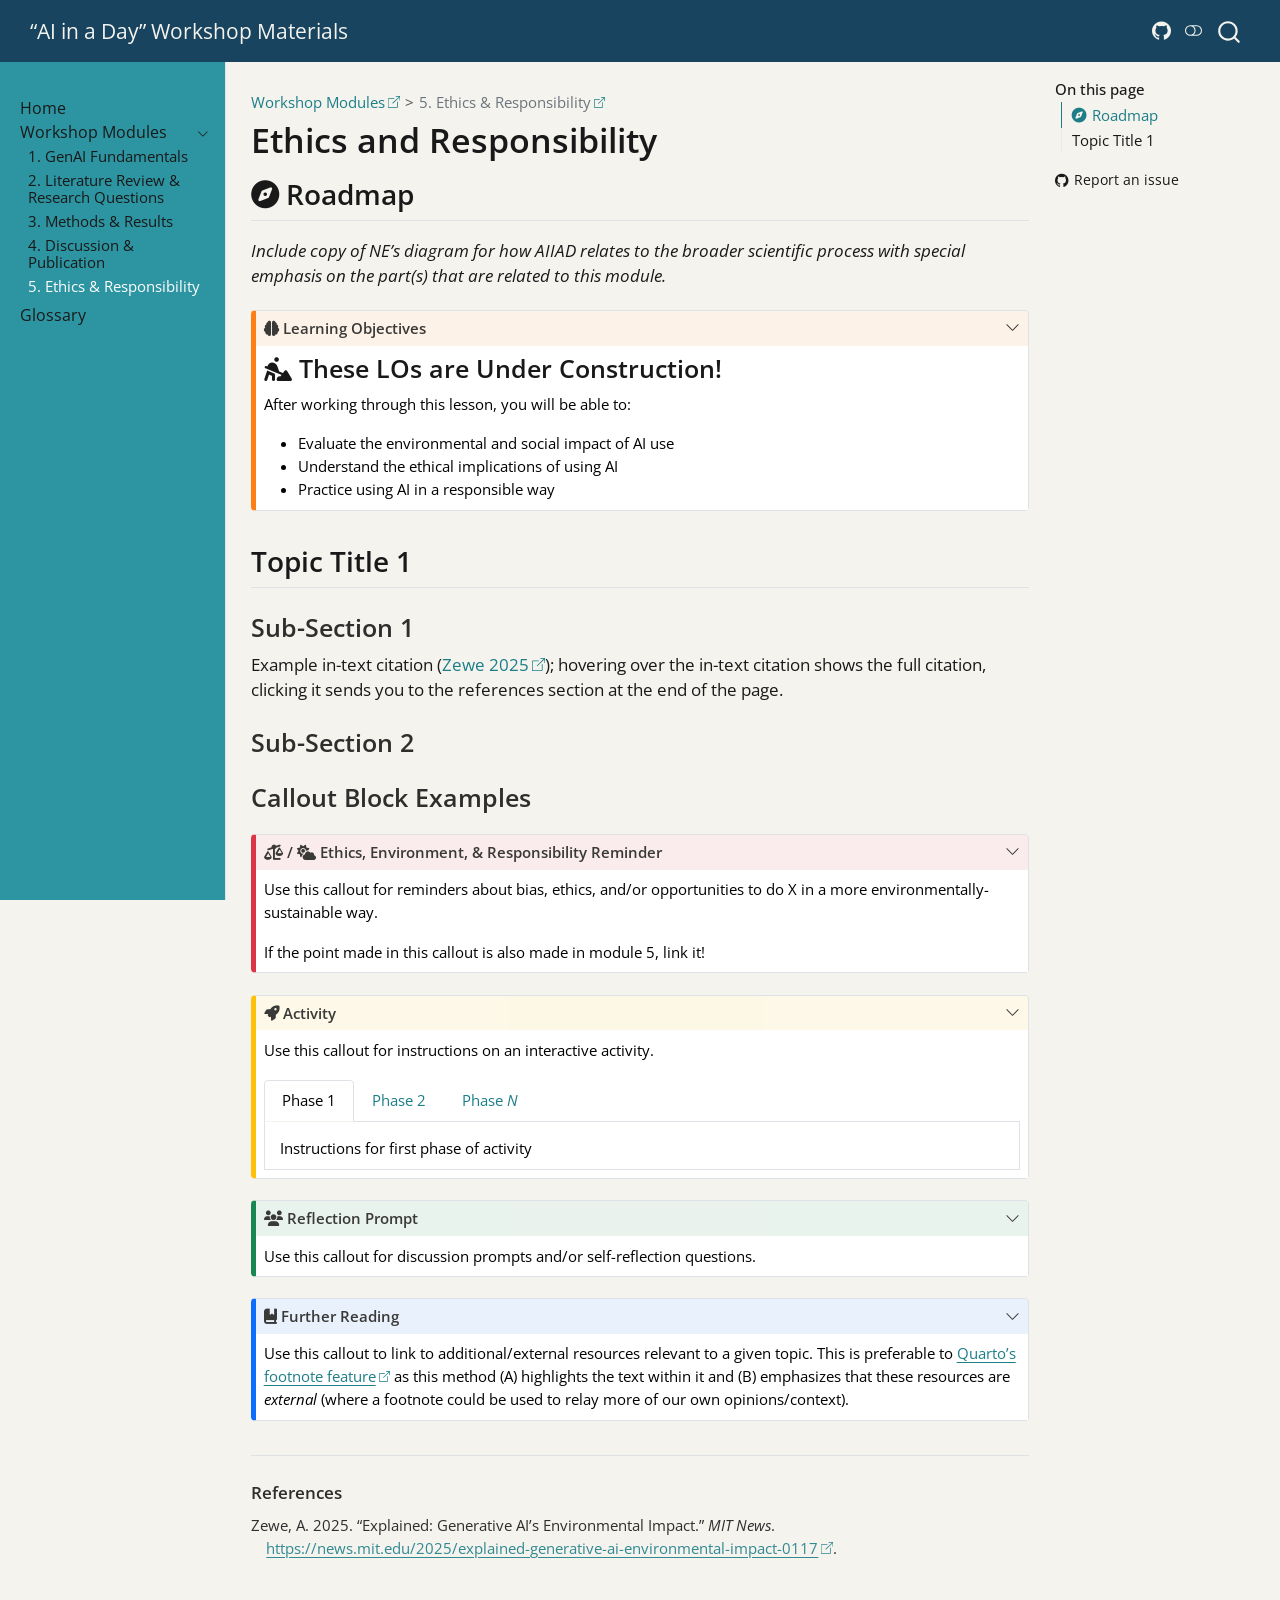
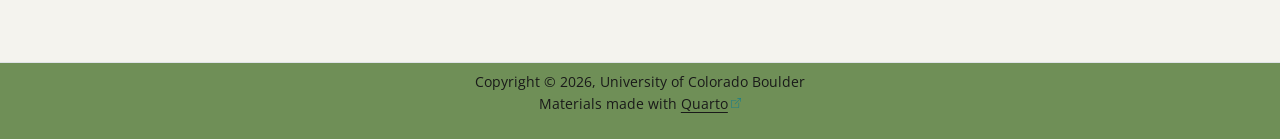
<file: mod-05.html>
<!DOCTYPE html>
<html xmlns="http://www.w3.org/1999/xhtml" lang="en" xml:lang="en"><head>

<meta charset="utf-8">
<meta name="generator" content="quarto-1.10.19">

<meta name="viewport" content="width=device-width, initial-scale=1.0, user-scalable=yes">


<title>Ethics and Responsibility – “AI in a Day” Workshop Materials</title>
<style>
/* Default styles provided by pandoc.
** See https://pandoc.org/MANUAL.html#variables-for-html for config info.
*/
span.smallcaps{font-variant: small-caps;}
div.columns{display: flex; gap: 1.5em;}
div.column{flex: auto;}
@media screen {
div.columns{gap: min(4vw, 1.5em);}
div.column{overflow-x: auto;}
}
div.hanging-indent{margin-left: 1.5em; text-indent: -1.5em;}
ul.task-list{list-style: none;}
ul.task-list li input[type="checkbox"] {
  width: 0.8em;
  margin: 0 0.8em 0.2em -1em; /* quarto-specific, see https://github.com/quarto-dev/quarto-cli/issues/4556 */ 
  vertical-align: middle;
}
/* CSS for citations */
div.csl-bib-body { }
div.csl-entry {
  clear: both;
}
.hanging-indent div.csl-entry {
  margin-left:2em;
  text-indent:-2em;
}
div.csl-left-margin {
  min-width:2em;
  float:left;
}
div.csl-right-inline {
  margin-left:2em;
  padding-left:1em;
}
div.csl-indent {
  margin-left: 2em;
}</style>


<script src="site_libs/quarto-nav/quarto-nav.js"></script>
<script src="site_libs/quarto-nav/headroom.min.js"></script>
<script src="site_libs/clipboard/clipboard.min.js"></script>
<script src="site_libs/quarto-search/autocomplete.umd.js"></script>
<script src="site_libs/quarto-search/fuse.min.js"></script>
<script src="site_libs/quarto-search/quarto-search.js"></script>
<meta name="quarto:offset" content="./">
<link href=".//topics/images/logo/esiil.png" rel="icon" type="image/png">
<script src="site_libs/quarto-html/quarto.js" type="module"></script>
<script src="site_libs/quarto-html/tabsets/tabsets.js" type="module"></script>
<script src="site_libs/quarto-html/popper.min.js"></script>
<script src="site_libs/quarto-html/tippy.umd.min.js"></script>
<script src="site_libs/quarto-html/anchor.min.js"></script>
<link href="site_libs/quarto-html/tippy.css" rel="stylesheet">
<link href="site_libs/quarto-html/quarto-syntax-highlighting-bf27225e3a48a9273f3daa8f8e829971.css" rel="stylesheet" class="quarto-color-scheme" id="quarto-text-highlighting-styles">
<link href="site_libs/quarto-html/quarto-syntax-highlighting-dark-b626d73c4c936ccc3cb08be7d45d1df6.css" rel="stylesheet" class="quarto-color-scheme quarto-color-alternate" id="quarto-text-highlighting-styles">
<link href="site_libs/quarto-html/quarto-syntax-highlighting-bf27225e3a48a9273f3daa8f8e829971.css" rel="stylesheet" class="quarto-color-scheme-extra" id="quarto-text-highlighting-styles">
<script src="site_libs/bootstrap/bootstrap.min.js"></script>
<link href="site_libs/bootstrap/bootstrap-icons.css" rel="stylesheet">
<link href="site_libs/bootstrap/bootstrap-7f2bae05c205d09e2d158e8ae64bb7f1.min.css" rel="stylesheet" append-hash="true" class="quarto-color-scheme" id="quarto-bootstrap" data-mode="light">
<link href="site_libs/bootstrap/bootstrap-dark-ad0df9005e456016f2697b0d44e5c72c.min.css" rel="stylesheet" append-hash="true" class="quarto-color-scheme quarto-color-alternate" id="quarto-bootstrap" data-mode="dark">
<link href="site_libs/bootstrap/bootstrap-7f2bae05c205d09e2d158e8ae64bb7f1.min.css" rel="stylesheet" append-hash="true" class="quarto-color-scheme-extra" id="quarto-bootstrap" data-mode="light">
<link href="site_libs/quarto-contrib/fontawesome6-6.7.2/all.min.css" rel="stylesheet">
<link href="site_libs/quarto-contrib/fontawesome6-6.7.2/latex-fontsize.css" rel="stylesheet">
<script id="quarto-search-options" type="application/json">{
  "location": "navbar",
  "copy-button": false,
  "collapse-after": 3,
  "panel-placement": "end",
  "type": "overlay",
  "limit": 50,
  "keyboard-shortcut": [
    "f",
    "/",
    "s"
  ],
  "show-item-context": false,
  "language": {
    "search-no-results-text": "No results",
    "search-matching-documents-text": "matching documents",
    "search-copy-link-title": "Copy link to search",
    "search-hide-matches-text": "Hide additional matches",
    "search-more-match-text": "more match in this document",
    "search-more-matches-text": "more matches in this document",
    "search-clear-button-title": "Clear",
    "search-text-placeholder": "",
    "search-detached-cancel-button-title": "Cancel",
    "search-submit-button-title": "Submit",
    "search-label": "Search"
  }
}</script>


</head>

<body class="nav-sidebar docked nav-fixed quarto-light"><script id="quarto-html-before-body" type="application/javascript">
    const toggleBodyColorMode = (bsSheetEl) => {
      const mode = bsSheetEl.getAttribute("data-mode");
      const bodyEl = window.document.querySelector("body");
      if (mode === "dark") {
        bodyEl.classList.add("quarto-dark");
        bodyEl.classList.remove("quarto-light");
      } else {
        bodyEl.classList.add("quarto-light");
        bodyEl.classList.remove("quarto-dark");
      }
    }
    const toggleBodyColorPrimary = () => {
      const bsSheetEl = window.document.querySelector("link#quarto-bootstrap:not([rel=disabled-stylesheet])");
      if (bsSheetEl) {
        toggleBodyColorMode(bsSheetEl);
      }
    }
    const setColorSchemeToggle = (alternate) => {
      const toggles = window.document.querySelectorAll('.quarto-color-scheme-toggle');
      for (let i=0; i < toggles.length; i++) {
        const toggle = toggles[i];
        if (toggle) {
          if (alternate) {
            toggle.classList.add("alternate");
          } else {
            toggle.classList.remove("alternate");
          }
        }
      }
    };
    const toggleColorMode = (alternate) => {
      // Switch the stylesheets
      const primaryStylesheets = window.document.querySelectorAll('link.quarto-color-scheme:not(.quarto-color-alternate)');
      const alternateStylesheets = window.document.querySelectorAll('link.quarto-color-scheme.quarto-color-alternate');
      manageTransitions('#quarto-margin-sidebar .nav-link', false);
      if (alternate) {
        // note: dark is layered on light, we don't disable primary!
        enableStylesheet(alternateStylesheets);
        for (const sheetNode of alternateStylesheets) {
          if (sheetNode.id === "quarto-bootstrap") {
            toggleBodyColorMode(sheetNode);
          }
        }
      } else {
        disableStylesheet(alternateStylesheets);
        enableStylesheet(primaryStylesheets)
        toggleBodyColorPrimary();
      }
      manageTransitions('#quarto-margin-sidebar .nav-link', true);
      // Switch the toggles
      setColorSchemeToggle(alternate)
      // Hack to workaround the fact that safari doesn't
      // properly recolor the scrollbar when toggling (#1455)
      if (navigator.userAgent.indexOf('Safari') > 0 && navigator.userAgent.indexOf('Chrome') == -1) {
        manageTransitions("body", false);
        window.scrollTo(0, 1);
        setTimeout(() => {
          window.scrollTo(0, 0);
          manageTransitions("body", true);
        }, 40);
      }
    }
    const disableStylesheet = (stylesheets) => {
      for (let i=0; i < stylesheets.length; i++) {
        const stylesheet = stylesheets[i];
        stylesheet.rel = 'disabled-stylesheet';
      }
    }
    const enableStylesheet = (stylesheets) => {
      for (let i=0; i < stylesheets.length; i++) {
        const stylesheet = stylesheets[i];
        if(stylesheet.rel !== 'stylesheet') { // for Chrome, which will still FOUC without this check
          stylesheet.rel = 'stylesheet';
        }
      }
    }
    const manageTransitions = (selector, allowTransitions) => {
      const els = window.document.querySelectorAll(selector);
      for (let i=0; i < els.length; i++) {
        const el = els[i];
        if (allowTransitions) {
          el.classList.remove('notransition');
        } else {
          el.classList.add('notransition');
        }
      }
    }
    const isFileUrl = () => {
      return window.location.protocol === 'file:';
    }
    const hasAlternateSentinel = () => {
      let styleSentinel = getColorSchemeSentinel();
      if (styleSentinel !== null) {
        return styleSentinel === "alternate";
      } else {
        return false;
      }
    }
    const setStyleSentinel = (alternate) => {
      const value = alternate ? "alternate" : "default";
      if (!isFileUrl()) {
        window.localStorage.setItem("quarto-color-scheme", value);
      } else {
        localAlternateSentinel = value;
      }
    }
    const getColorSchemeSentinel = () => {
      if (!isFileUrl()) {
        const storageValue = window.localStorage.getItem("quarto-color-scheme");
        return storageValue != null ? storageValue : localAlternateSentinel;
      } else {
        return localAlternateSentinel;
      }
    }
    const toggleGiscusIfUsed = (isAlternate, darkModeDefault) => {
      const baseTheme = document.querySelector('#giscus-base-theme')?.value ?? 'light';
      const alternateTheme = document.querySelector('#giscus-alt-theme')?.value ?? 'dark';
      let newTheme = '';
      if(authorPrefersDark) {
        newTheme = isAlternate ? baseTheme : alternateTheme;
      } else {
        newTheme = isAlternate ? alternateTheme : baseTheme;
      }
      const changeGiscusTheme = () => {
        // From: https://github.com/giscus/giscus/issues/336
        const sendMessage = (message) => {
          const iframe = document.querySelector('iframe.giscus-frame');
          if (!iframe) return;
          iframe.contentWindow.postMessage({ giscus: message }, 'https://giscus.app');
        }
        sendMessage({
          setConfig: {
            theme: newTheme
          }
        });
      }
      const isGiscussLoaded = window.document.querySelector('iframe.giscus-frame') !== null;
      if (isGiscussLoaded) {
        changeGiscusTheme();
      }
    };
    const authorPrefersDark = false;
    const darkModeDefault = authorPrefersDark;
      document.querySelector('link#quarto-text-highlighting-styles.quarto-color-scheme-extra').rel = 'disabled-stylesheet';
      document.querySelector('link#quarto-bootstrap.quarto-color-scheme-extra').rel = 'disabled-stylesheet';
    let localAlternateSentinel = darkModeDefault ? 'alternate' : 'default';
    // Dark / light mode switch
    window.quartoToggleColorScheme = () => {
      // Read the current dark / light value
      let toAlternate = !hasAlternateSentinel();
      toggleColorMode(toAlternate);
      setStyleSentinel(toAlternate);
      toggleGiscusIfUsed(toAlternate, darkModeDefault);
      window.dispatchEvent(new Event('resize'));
    };
    // Switch to dark mode if need be
    if (hasAlternateSentinel()) {
      toggleColorMode(true);
    } else {
      toggleColorMode(false);
    }
  </script>

<div id="quarto-search-results"></div>
  <header id="quarto-header" class="headroom fixed-top">
    <nav class="navbar navbar-expand-lg " data-bs-theme="dark">
      <div class="navbar-container container-fluid">
      <div class="navbar-brand-container mx-auto">
    <a class="navbar-brand" href="./index.html">
    <span class="navbar-title">“AI in a Day” Workshop Materials</span>
    </a>
  </div>
            <div id="quarto-search" class="" title="Search"></div>
          <button class="navbar-toggler" type="button" data-bs-toggle="collapse" data-bs-target="#navbarCollapse" aria-controls="navbarCollapse" role="menu" aria-expanded="false" aria-label="Toggle navigation" onclick="if (window.quartoToggleHeadroom) { window.quartoToggleHeadroom(); }">
  <span class="navbar-toggler-icon"></span>
</button>
          <div class="collapse navbar-collapse" id="navbarCollapse">
            <ul class="navbar-nav navbar-nav-scroll ms-auto">
  <li class="nav-item compact">
    <a class="nav-link" href="https://github.com/CU-ESIIL/AI-in-a-day"> <i class="bi bi-github" role="img">
</i> 
<span class="menu-text"></span></a>
  </li>  
</ul>
          </div> <!-- /navcollapse -->
            <div class="quarto-navbar-tools">
  <a href="" class="quarto-color-scheme-toggle quarto-navigation-tool  px-1" onclick="window.quartoToggleColorScheme(); return false;" title="Toggle dark mode"><i class="bi"></i></a>
</div>
      </div> <!-- /container-fluid -->
    </nav>
  <nav class="quarto-secondary-nav">
    <div class="container-fluid d-flex">
      <button type="button" class="quarto-btn-toggle btn" data-bs-toggle="collapse" role="button" data-bs-target=".quarto-sidebar-collapse-item" aria-controls="quarto-sidebar" aria-expanded="false" aria-label="Toggle sidebar navigation" onclick="if (window.quartoToggleHeadroom) { window.quartoToggleHeadroom(); }">
        <i class="bi bi-layout-text-sidebar-reverse"></i>
      </button>
        <nav class="quarto-page-breadcrumbs" aria-label="breadcrumb"><ol class="breadcrumb"><li class="breadcrumb-item"><a href="./mod-01.html">Workshop Modules</a></li><li class="breadcrumb-item"><a href="./mod-05.html">5. Ethics &amp; Responsibility</a></li></ol></nav>
        <a class="flex-grow-1" role="navigation" data-bs-toggle="collapse" data-bs-target=".quarto-sidebar-collapse-item" aria-controls="quarto-sidebar" aria-expanded="false" aria-label="Toggle sidebar navigation" onclick="if (window.quartoToggleHeadroom) { window.quartoToggleHeadroom(); }">      
        </a>
    </div>
  </nav>
</header>
<!-- content -->
<div id="quarto-content" class="quarto-container page-columns page-rows-contents page-layout-article page-navbar">
<!-- sidebar -->
  <nav id="quarto-sidebar" class="sidebar collapse collapse-horizontal quarto-sidebar-collapse-item sidebar-navigation docked overflow-auto">
    <div class="sidebar-menu-container"> 
    <ul class="list-unstyled mt-1">
        <li class="sidebar-item">
  <div class="sidebar-item-container"> 
  <a href="./index.html" class="sidebar-item-text sidebar-link">
 <span class="menu-text">Home</span></a>
  </div>
</li>
        <li class="sidebar-item sidebar-item-section">
      <div class="sidebar-item-container"> 
            <a class="sidebar-item-text sidebar-link text-start" data-bs-toggle="collapse" data-bs-target="#quarto-sidebar-section-1" role="navigation" aria-expanded="true">
 <span class="menu-text">Workshop Modules</span></a>
          <a class="sidebar-item-toggle text-start" data-bs-toggle="collapse" data-bs-target="#quarto-sidebar-section-1" role="navigation" aria-expanded="true" aria-label="Toggle section">
            <i class="bi bi-chevron-right ms-2"></i>
          </a> 
      </div>
      <ul id="quarto-sidebar-section-1" class="collapse list-unstyled sidebar-section depth1 show">  
          <li class="sidebar-item">
  <div class="sidebar-item-container"> 
  <a href="./mod-01.html" class="sidebar-item-text sidebar-link">
 <span class="menu-text">1. GenAI Fundamentals</span></a>
  </div>
</li>
          <li class="sidebar-item">
  <div class="sidebar-item-container"> 
  <a href="./mod-02.html" class="sidebar-item-text sidebar-link">
 <span class="menu-text">2. Literature Review &amp; Research Questions</span></a>
  </div>
</li>
          <li class="sidebar-item">
  <div class="sidebar-item-container"> 
  <a href="./mod-03.html" class="sidebar-item-text sidebar-link">
 <span class="menu-text">3.  Methods &amp; Results</span></a>
  </div>
</li>
          <li class="sidebar-item">
  <div class="sidebar-item-container"> 
  <a href="./mod-04.html" class="sidebar-item-text sidebar-link">
 <span class="menu-text">4. Discussion &amp; Publication</span></a>
  </div>
</li>
          <li class="sidebar-item">
  <div class="sidebar-item-container"> 
  <a href="./mod-05.html" class="sidebar-item-text sidebar-link active">
 <span class="menu-text">5. Ethics &amp; Responsibility</span></a>
  </div>
</li>
      </ul>
  </li>
        <li class="sidebar-item">
  <div class="sidebar-item-container"> 
  <a href="./glossary.html" class="sidebar-item-text sidebar-link">
 <span class="menu-text">Glossary</span></a>
  </div>
</li>
    </ul>
    </div>
</nav>
<div id="quarto-sidebar-glass" class="quarto-sidebar-collapse-item" data-bs-toggle="collapse" data-bs-target=".quarto-sidebar-collapse-item"></div>
<!-- margin-sidebar -->
    <div id="quarto-margin-sidebar" class="sidebar margin-sidebar">
        <nav id="TOC" role="doc-toc" class="toc-active">
    <h2 id="toc-title">On this page</h2>
   
  <ul>
  <li><a href="#b58fc729-690b-4000-b19f-365a4093b2ff7b7b3c20666120636f6d70617373203e7d7d-roadmap" id="toc-b58fc729-690b-4000-b19f-365a4093b2ff7b7b3c20666120636f6d70617373203e7d7d-roadmap" class="nav-link active" data-scroll-target="#b58fc729-690b-4000-b19f-365a4093b2ff7b7b3c20666120636f6d70617373203e7d7d-roadmap"><i class="fa-solid fa-compass" aria-label="compass"></i> Roadmap</a></li>
  <li><a href="#topic-title-1" id="toc-topic-title-1" class="nav-link" data-scroll-target="#topic-title-1">Topic Title 1</a>
  <ul class="collapse">
  <li><a href="#sub-section-1" id="toc-sub-section-1" class="nav-link" data-scroll-target="#sub-section-1">Sub-Section 1</a></li>
  <li><a href="#sub-section-2" id="toc-sub-section-2" class="nav-link" data-scroll-target="#sub-section-2">Sub-Section 2</a></li>
  <li><a href="#callout-block-examples" id="toc-callout-block-examples" class="nav-link" data-scroll-target="#callout-block-examples">Callout Block Examples</a></li>
  </ul></li>
  </ul>
<div class="toc-actions"><ul><li><a href="https://github.com/CU-ESIIL/AI-in-a-day/issues/new" class="toc-action"><i class="bi bi-github"></i>Report an issue</a></li></ul></div></nav>
    </div>
<!-- main -->
<main class="content" id="quarto-document-content">


<header id="title-block-header" class="quarto-title-block default"><nav class="quarto-page-breadcrumbs quarto-title-breadcrumbs d-none d-lg-block" aria-label="breadcrumb"><ol class="breadcrumb"><li class="breadcrumb-item"><a href="./mod-01.html">Workshop Modules</a></li><li class="breadcrumb-item"><a href="./mod-05.html">5. Ethics &amp; Responsibility</a></li></ol></nav>
<div class="quarto-title">
<h1 class="title">Ethics and Responsibility</h1>
</div>



<div class="quarto-title-meta">

    
  
    
  </div>
  


</header>


<section id="b58fc729-690b-4000-b19f-365a4093b2ff7b7b3c20666120636f6d70617373203e7d7d-roadmap" class="level2">
<h2 class="anchored" data-anchor-id="b58fc729-690b-4000-b19f-365a4093b2ff7b7b3c20666120636f6d70617373203e7d7d-roadmap"><i class="fa-solid fa-compass" aria-label="compass"></i> Roadmap</h2>
<p><em>Include copy of NE’s diagram for how AIIAD relates to the broader scientific process with special emphasis on the part(s) that are related to this module.</em></p>
<div class="callout callout-style-default callout-caution no-icon callout-titled">
<div class="callout-header d-flex align-content-center" data-bs-toggle="collapse" data-bs-target=".callout-1-contents" aria-controls="callout-1" aria-expanded="true" aria-label="Toggle callout">
<div class="callout-icon-container">
<i class="callout-icon no-icon"></i>
</div>
<div class="callout-title-container flex-fill">
<span class="screen-reader-only">Caution</span><i class="fa-solid fa-brain" aria-label="brain"></i> Learning Objectives
</div>
<div class="callout-btn-toggle d-inline-block border-0 py-1 ps-1 pe-0 float-end"><i class="callout-toggle"></i></div>
</div>
<div id="callout-1" class="callout-1-contents callout-collapse collapse show">
<section id="b58fc729-690b-4000-b19f-365a4093b2ff7b7b3c20666120706572736f6e2d64696767696e67203e7d7d-these-los-are-under-construction" class="level3 callout-body-container callout-body">
<h3 class="anchored" data-anchor-id="b58fc729-690b-4000-b19f-365a4093b2ff7b7b3c20666120706572736f6e2d64696767696e67203e7d7d-these-los-are-under-construction"><i class="fa-solid fa-person-digging" aria-label="person-digging"></i> These LOs are Under Construction!</h3>
<p>After working through this lesson, you will be able to:</p>
<ul>
<li>Evaluate the environmental and social impact of AI use</li>
<li>Understand the ethical implications of using AI</li>
<li>Practice using AI in a responsible way</li>
</ul>
<!---
If you update these objectives, please use [Bloom's Taxonomy](https://en.wikipedia.org/wiki/Bloom%27s_taxonomy) verbs!
--->
</section>
</div>
</div>
</section>
<section id="topic-title-1" class="level2">
<h2 class="anchored" data-anchor-id="topic-title-1">Topic Title 1</h2>
<!---
 COPY ME BEFORE EDITING!

Suggested naming convention of copy is "mod-0#_<lowercase, hypen-delimited, 1-2 word content summary>.qmd"
 --->
<!--- Put 2nd-level header in the _module page_ in which this file is embedded! --->
<section id="sub-section-1" class="level3">
<h3 class="anchored" data-anchor-id="sub-section-1">Sub-Section 1</h3>
<p>Example in-text citation <span class="citation" data-cites="zewe_2025">(<a href="#ref-zewe_2025" role="doc-biblioref">Zewe 2025</a>)</span>; hovering over the in-text citation shows the full citation, clicking it sends you to the references section at the end of the page.</p>
</section>
<section id="sub-section-2" class="level3">
<h3 class="anchored" data-anchor-id="sub-section-2">Sub-Section 2</h3>
</section>
<section id="callout-block-examples" class="level3">
<h3 class="anchored" data-anchor-id="callout-block-examples">Callout Block Examples</h3>
<div class="callout callout-style-default callout-important no-icon callout-titled">
<div class="callout-header d-flex align-content-center" data-bs-toggle="collapse" data-bs-target=".callout-2-contents" aria-controls="callout-2" aria-expanded="true" aria-label="Toggle callout">
<div class="callout-icon-container">
<i class="callout-icon no-icon"></i>
</div>
<div class="callout-title-container flex-fill">
<span class="screen-reader-only">Important</span><i class="fa-solid fa-scale-unbalanced" aria-label="scale-unbalanced"></i> / <i class="fa-solid fa-cloud-sun" aria-label="cloud-sun"></i> Ethics, Environment, &amp; Responsibility Reminder
</div>
<div class="callout-btn-toggle d-inline-block border-0 py-1 ps-1 pe-0 float-end"><i class="callout-toggle"></i></div>
</div>
<div id="callout-2" class="callout-2-contents callout-collapse collapse show">
<div class="callout-body-container callout-body">
<p>Use this callout for reminders about bias, ethics, and/or opportunities to do X in a more environmentally-sustainable way.</p>
<p>If the point made in this callout is also made in module 5, link it!</p>
</div>
</div>
</div>
<div class="callout callout-style-default callout-warning no-icon callout-titled">
<div class="callout-header d-flex align-content-center" data-bs-toggle="collapse" data-bs-target=".callout-3-contents" aria-controls="callout-3" aria-expanded="true" aria-label="Toggle callout">
<div class="callout-icon-container">
<i class="callout-icon no-icon"></i>
</div>
<div class="callout-title-container flex-fill">
<span class="screen-reader-only">Warning</span><i class="fa-solid fa-rocket" aria-label="rocket"></i> Activity
</div>
<div class="callout-btn-toggle d-inline-block border-0 py-1 ps-1 pe-0 float-end"><i class="callout-toggle"></i></div>
</div>
<div id="callout-3" class="callout-3-contents callout-collapse collapse show">
<div class="callout-body-container callout-body">
<p>Use this callout for instructions on an interactive activity.</p>
<div class="tabset-margin-container"></div><div class="panel-tabset">
<ul class="nav nav-tabs" role="tablist"><li class="nav-item" role="presentation"><a class="nav-link active" id="tabset-1-1-tab" data-bs-toggle="tab" data-bs-target="#tabset-1-1" role="tab" aria-controls="tabset-1-1" aria-selected="true" href="">Phase 1</a></li><li class="nav-item" role="presentation"><a class="nav-link" id="tabset-1-2-tab" data-bs-toggle="tab" data-bs-target="#tabset-1-2" role="tab" aria-controls="tabset-1-2" aria-selected="false" href="">Phase 2</a></li><li class="nav-item" role="presentation"><a class="nav-link" id="tabset-1-3-tab" data-bs-toggle="tab" data-bs-target="#tabset-1-3" role="tab" aria-controls="tabset-1-3" aria-selected="false" href="">Phase <em>N</em></a></li></ul>
<div class="tab-content">
<div id="tabset-1-1" class="tab-pane active" role="tabpanel" aria-labelledby="tabset-1-1-tab">
<p>Instructions for first phase of activity</p>
</div>
<div id="tabset-1-2" class="tab-pane" role="tabpanel" aria-labelledby="tabset-1-2-tab">
<p>Instructions for second phase of activity</p>
</div>
<div id="tabset-1-3" class="tab-pane" role="tabpanel" aria-labelledby="tabset-1-3-tab">
<p>Instructions for N<sup>th</sup> phase of activity.</p>
</div>
</div>
</div>
</div>
</div>
</div>
<div class="callout callout-style-default callout-tip no-icon callout-titled">
<div class="callout-header d-flex align-content-center" data-bs-toggle="collapse" data-bs-target=".callout-4-contents" aria-controls="callout-4" aria-expanded="true" aria-label="Toggle callout">
<div class="callout-icon-container">
<i class="callout-icon no-icon"></i>
</div>
<div class="callout-title-container flex-fill">
<span class="screen-reader-only">Tip</span><i class="fa-solid fa-users" aria-label="users"></i> Reflection Prompt
</div>
<div class="callout-btn-toggle d-inline-block border-0 py-1 ps-1 pe-0 float-end"><i class="callout-toggle"></i></div>
</div>
<div id="callout-4" class="callout-4-contents callout-collapse collapse show">
<div class="callout-body-container callout-body">
<p>Use this callout for discussion prompts and/or self-reflection questions.</p>
</div>
</div>
</div>
<div class="callout callout-style-default callout-note no-icon callout-titled">
<div class="callout-header d-flex align-content-center" data-bs-toggle="collapse" data-bs-target=".callout-5-contents" aria-controls="callout-5" aria-expanded="true" aria-label="Toggle callout">
<div class="callout-icon-container">
<i class="callout-icon no-icon"></i>
</div>
<div class="callout-title-container flex-fill">
<span class="screen-reader-only">Note</span><i class="fa-solid fa-book-bookmark" aria-label="book-bookmark"></i> Further Reading
</div>
<div class="callout-btn-toggle d-inline-block border-0 py-1 ps-1 pe-0 float-end"><i class="callout-toggle"></i></div>
</div>
<div id="callout-5" class="callout-5-contents callout-collapse collapse show">
<div class="callout-body-container callout-body">
<p>Use this callout to link to additional/external resources relevant to a given topic. This is preferable to <a href="https://quarto.org/docs/authoring/markdown-basics.html#footnotes">Quarto’s footnote feature</a> as this method (A) highlights the text within it and (B) emphasizes that these resources are <em>external</em> (where a footnote could be used to relay more of our own opinions/context).</p>
</div>
</div>
</div>



</section>
</section>

<div id="quarto-appendix" class="default"><section class="quarto-appendix-contents" role="doc-bibliography" id="quarto-bibliography"><h2 class="anchored quarto-appendix-heading">References</h2><div id="refs" class="references csl-bib-body hanging-indent" role="list">
<div id="ref-zewe_2025" class="csl-entry" role="listitem">
Zewe, A. 2025. <span>“Explained: Generative AI’s Environmental Impact.”</span> <em>MIT News</em>. <a href="https://news.mit.edu/2025/explained-generative-ai-environmental-impact-0117">https://news.mit.edu/2025/explained-generative-ai-environmental-impact-0117</a>.
</div>
</div></section></div></main> <!-- /main -->
<script id="quarto-html-after-body" type="application/javascript">
  window.document.addEventListener("DOMContentLoaded", function (event) {
    // Ensure there is a toggle, if there isn't float one in the top right
    if (window.document.querySelector('.quarto-color-scheme-toggle') === null) {
      const a = window.document.createElement('a');
      a.classList.add('top-right');
      a.classList.add('quarto-color-scheme-toggle');
      a.href = "";
      a.onclick = function() { try { window.quartoToggleColorScheme(); } catch {} return false; };
      const i = window.document.createElement("i");
      i.classList.add('bi');
      a.appendChild(i);
      window.document.body.appendChild(a);
    }
    setColorSchemeToggle(hasAlternateSentinel())
    const icon = "";
    const anchorJS = new window.AnchorJS();
    anchorJS.options = {
      placement: 'right',
      icon: icon
    };
    anchorJS.add('.anchored');
    const isCodeAnnotation = (el) => {
      for (const clz of el.classList) {
        if (clz.startsWith('code-annotation-')) {                     
          return true;
        }
      }
      return false;
    }
    const onCopySuccess = function(e) {
      // button target
      const button = e.trigger;
      // don't keep focus
      button.blur();
      // flash "checked"
      button.classList.add('code-copy-button-checked');
      var currentTitle = button.getAttribute("title");
      button.setAttribute("title", "Copied!");
      let tooltip;
      if (window.bootstrap) {
        button.setAttribute("data-bs-toggle", "tooltip");
        button.setAttribute("data-bs-placement", "left");
        button.setAttribute("data-bs-title", "Copied!");
        tooltip = new bootstrap.Tooltip(button, 
          { trigger: "manual", 
            customClass: "code-copy-button-tooltip",
            offset: [0, -8]});
        tooltip.show();    
      }
      setTimeout(function() {
        if (tooltip) {
          tooltip.hide();
          button.removeAttribute("data-bs-title");
          button.removeAttribute("data-bs-toggle");
          button.removeAttribute("data-bs-placement");
        }
        button.setAttribute("title", currentTitle);
        button.classList.remove('code-copy-button-checked');
      }, 1000);
      // clear code selection
      e.clearSelection();
    }
    const getTextToCopy = function(trigger) {
      const outerScaffold = trigger.parentElement.cloneNode(true);
      const codeEl = outerScaffold.querySelector('code');
      for (const childEl of codeEl.children) {
        if (isCodeAnnotation(childEl)) {
          childEl.remove();
        }
      }
      return codeEl.innerText;
    }
    const clipboard = new window.ClipboardJS('.code-copy-button:not([data-in-quarto-modal])', {
      text: getTextToCopy
    });
    clipboard.on('success', onCopySuccess);
    if (window.document.getElementById('quarto-embedded-source-code-modal')) {
      const clipboardModal = new window.ClipboardJS('.code-copy-button[data-in-quarto-modal]', {
        text: getTextToCopy,
        container: window.document.getElementById('quarto-embedded-source-code-modal')
      });
      clipboardModal.on('success', onCopySuccess);
    }
      var localhostRegex = new RegExp(/^(?:http|https):\/\/localhost\:?[0-9]*\//);
      var mailtoRegex = new RegExp(/^mailto:/);
        var filterRegex = new RegExp("https:\/\/CU-ESIIL\.github\.io\/AI-in-a-day\/");
      var isInternal = (href) => {
          return filterRegex.test(href) || localhostRegex.test(href) || mailtoRegex.test(href);
      }
      // Inspect non-navigation links and adorn them if external
     var links = window.document.querySelectorAll('a[href]:not(.nav-link):not(.navbar-brand):not(.toc-action):not(.sidebar-link):not(.sidebar-item-toggle):not(.pagination-link):not(.no-external):not([aria-hidden]):not(.dropdown-item):not(.quarto-navigation-tool):not(.about-link)');
      for (var i=0; i<links.length; i++) {
        const link = links[i];
        if (!isInternal(link.href)) {
          // undo the damage that might have been done by quarto-nav.js in the case of
          // links that we want to consider external
          if (link.dataset.originalHref !== undefined) {
            link.href = link.dataset.originalHref;
          }
            // target, if specified
            link.setAttribute("target", "_blank");
            if (link.getAttribute("rel") === null) {
              link.setAttribute("rel", "noopener");
            }
            // default icon
            link.classList.add("external");
        }
      }
    function tippyHover(el, contentFn, onTriggerFn, onUntriggerFn) {
      const config = {
        allowHTML: true,
        maxWidth: 500,
        delay: 100,
        arrow: false,
        appendTo: function(el) {
            return el.parentElement;
        },
        interactive: true,
        interactiveBorder: 10,
        theme: 'quarto',
        placement: 'bottom-start',
      };
      if (contentFn) {
        config.content = contentFn;
      }
      if (onTriggerFn) {
        config.onTrigger = onTriggerFn;
      }
      if (onUntriggerFn) {
        config.onUntrigger = onUntriggerFn;
      }
      window.tippy(el, config); 
    }
    const noterefs = window.document.querySelectorAll('a[role="doc-noteref"]');
    for (var i=0; i<noterefs.length; i++) {
      const ref = noterefs[i];
      tippyHover(ref, function() {
        // use id or data attribute instead here
        let href = ref.getAttribute('data-footnote-href') || ref.getAttribute('href');
        try { href = new URL(href).hash; } catch {}
        const id = href.replace(/^#\/?/, "");
        const note = window.document.getElementById(id);
        if (note) {
          return note.innerHTML;
        } else {
          return "";
        }
      });
    }
    const xrefs = window.document.querySelectorAll('a.quarto-xref');
    const processXRef = (id, note) => {
      // Strip column container classes
      const stripColumnClz = (el) => {
        el.classList.remove("page-full", "page-columns");
        if (el.children) {
          for (const child of el.children) {
            stripColumnClz(child);
          }
        }
      }
      stripColumnClz(note)
      if (id === null || id.startsWith('sec-')) {
        // Special case sections, only their first couple elements
        const container = document.createElement("div");
        if (note.children && note.children.length > 2) {
          container.appendChild(note.children[0].cloneNode(true));
          for (let i = 1; i < note.children.length; i++) {
            const child = note.children[i];
            if (child.tagName === "P" && child.innerText === "") {
              continue;
            } else {
              container.appendChild(child.cloneNode(true));
              break;
            }
          }
          if (window.Quarto?.typesetMath) {
            window.Quarto.typesetMath(container);
          }
          return container.innerHTML
        } else {
          if (window.Quarto?.typesetMath) {
            window.Quarto.typesetMath(note);
          }
          return note.innerHTML;
        }
      } else {
        // Remove any anchor links if they are present
        const anchorLink = note.querySelector('a.anchorjs-link');
        if (anchorLink) {
          anchorLink.remove();
        }
        if (window.Quarto?.typesetMath) {
          window.Quarto.typesetMath(note);
        }
        if (note.classList.contains("callout")) {
          return note.outerHTML;
        } else {
          return note.innerHTML;
        }
      }
    }
    for (var i=0; i<xrefs.length; i++) {
      const xref = xrefs[i];
      tippyHover(xref, undefined, function(instance) {
        instance.disable();
        let url = xref.getAttribute('href');
        let hash = undefined; 
        if (url.startsWith('#')) {
          hash = url;
        } else {
          try { hash = new URL(url).hash; } catch {}
        }
        if (hash) {
          const id = hash.replace(/^#\/?/, "");
          const note = window.document.getElementById(id);
          if (note !== null) {
            try {
              const html = processXRef(id, note.cloneNode(true));
              instance.setContent(html);
            } finally {
              instance.enable();
              instance.show();
            }
          } else {
            // See if we can fetch this
            fetch(url.split('#')[0])
            .then(res => res.text())
            .then(html => {
              const parser = new DOMParser();
              const htmlDoc = parser.parseFromString(html, "text/html");
              const note = htmlDoc.getElementById(id);
              if (note !== null) {
                const html = processXRef(id, note);
                instance.setContent(html);
              } 
            }).finally(() => {
              instance.enable();
              instance.show();
            });
          }
        } else {
          // See if we can fetch a full url (with no hash to target)
          // This is a special case and we should probably do some content thinning / targeting
          fetch(url)
          .then(res => res.text())
          .then(html => {
            const parser = new DOMParser();
            const htmlDoc = parser.parseFromString(html, "text/html");
            const note = htmlDoc.querySelector('main.content');
            if (note !== null) {
              // This should only happen for chapter cross references
              // (since there is no id in the URL)
              // remove the first header
              if (note.children.length > 0 && note.children[0].tagName === "HEADER") {
                note.children[0].remove();
              }
              const html = processXRef(null, note);
              instance.setContent(html);
            } 
          }).finally(() => {
            instance.enable();
            instance.show();
          });
        }
      }, function(instance) {
      });
    }
        let selectedAnnoteEl;
        const selectorForAnnotation = ( cell, annotation) => {
          let cellAttr = 'data-code-cell="' + cell + '"';
          let lineAttr = 'data-code-annotation="' +  annotation + '"';
          const selector = 'span[' + cellAttr + '][' + lineAttr + ']';
          return selector;
        }
        const selectCodeLines = (annoteEl) => {
          const doc = window.document;
          const targetCell = annoteEl.getAttribute("data-target-cell");
          const targetAnnotation = annoteEl.getAttribute("data-target-annotation");
          const annoteSpan = window.document.querySelector(selectorForAnnotation(targetCell, targetAnnotation));
          const lines = annoteSpan.getAttribute("data-code-lines").split(",");
          const lineIds = lines.map((line) => {
            return targetCell + "-" + line;
          })
          let top = null;
          let height = null;
          let parent = null;
          if (lineIds.length > 0) {
              //compute the position of the single el (top and bottom and make a div)
              const el = window.document.getElementById(lineIds[0]);
              top = el.offsetTop;
              height = el.offsetHeight;
              parent = el.parentElement.parentElement;
            if (lineIds.length > 1) {
              const lastEl = window.document.getElementById(lineIds[lineIds.length - 1]);
              const bottom = lastEl.offsetTop + lastEl.offsetHeight;
              height = bottom - top;
            }
            if (top !== null && height !== null && parent !== null) {
              // cook up a div (if necessary) and position it 
              let div = window.document.getElementById("code-annotation-line-highlight");
              if (div === null) {
                div = window.document.createElement("div");
                div.setAttribute("id", "code-annotation-line-highlight");
                div.style.position = 'absolute';
                parent.appendChild(div);
              }
              div.style.top = top - 2 + "px";
              div.style.height = height + 4 + "px";
              div.style.left = 0;
              let gutterDiv = window.document.getElementById("code-annotation-line-highlight-gutter");
              if (gutterDiv === null) {
                gutterDiv = window.document.createElement("div");
                gutterDiv.setAttribute("id", "code-annotation-line-highlight-gutter");
                gutterDiv.style.position = 'absolute';
                const codeCell = window.document.getElementById(targetCell);
                const gutter = codeCell.querySelector('.code-annotation-gutter');
                gutter.appendChild(gutterDiv);
              }
              gutterDiv.style.top = top - 2 + "px";
              gutterDiv.style.height = height + 4 + "px";
            }
            selectedAnnoteEl = annoteEl;
          }
        };
        const unselectCodeLines = () => {
          const elementsIds = ["code-annotation-line-highlight", "code-annotation-line-highlight-gutter"];
          elementsIds.forEach((elId) => {
            const div = window.document.getElementById(elId);
            if (div) {
              div.remove();
            }
          });
          selectedAnnoteEl = undefined;
        };
          // Handle positioning of the toggle
      window.addEventListener(
        "resize",
        throttle(() => {
          elRect = undefined;
          if (selectedAnnoteEl) {
            selectCodeLines(selectedAnnoteEl);
          }
        }, 10)
      );
      function throttle(fn, ms) {
      let throttle = false;
      let timer;
        return (...args) => {
          if(!throttle) { // first call gets through
              fn.apply(this, args);
              throttle = true;
          } else { // all the others get throttled
              if(timer) clearTimeout(timer); // cancel #2
              timer = setTimeout(() => {
                fn.apply(this, args);
                timer = throttle = false;
              }, ms);
          }
        };
      }
        // Attach click handler to the DT
        const annoteDls = window.document.querySelectorAll('dt[data-target-cell]');
        for (const annoteDlNode of annoteDls) {
          annoteDlNode.addEventListener('click', (event) => {
            const clickedEl = event.target;
            if (clickedEl !== selectedAnnoteEl) {
              unselectCodeLines();
              const activeEl = window.document.querySelector('dt[data-target-cell].code-annotation-active');
              if (activeEl) {
                activeEl.classList.remove('code-annotation-active');
              }
              selectCodeLines(clickedEl);
              clickedEl.classList.add('code-annotation-active');
            } else {
              // Unselect the line
              unselectCodeLines();
              clickedEl.classList.remove('code-annotation-active');
            }
          });
        }
    const findCites = (el) => {
      const parentEl = el.parentElement;
      if (parentEl) {
        const cites = parentEl.dataset.cites;
        if (cites) {
          return {
            el,
            cites: cites.split(' ')
          };
        } else {
          return findCites(el.parentElement)
        }
      } else {
        return undefined;
      }
    };
    var bibliorefs = window.document.querySelectorAll('a[role="doc-biblioref"]');
    for (var i=0; i<bibliorefs.length; i++) {
      const ref = bibliorefs[i];
      const citeInfo = findCites(ref);
      if (citeInfo) {
        tippyHover(citeInfo.el, function() {
          var popup = window.document.createElement('div');
          citeInfo.cites.forEach(function(cite) {
            var citeDiv = window.document.createElement('div');
            citeDiv.classList.add('hanging-indent');
            citeDiv.classList.add('csl-entry');
            var biblioDiv = window.document.getElementById('ref-' + cite);
            if (biblioDiv) {
              citeDiv.innerHTML = biblioDiv.innerHTML;
            }
            popup.appendChild(citeDiv);
          });
          return popup.innerHTML;
        });
      }
    }
  });
  </script>
</div> <!-- /content -->
<footer class="footer">
  <div class="nav-footer">
    <div class="nav-footer-left">
      &nbsp;
    </div>   
    <div class="nav-footer-center">
<p>Copyright © 2026, University of Colorado Boulder <br> Materials made with <a href="https://quarto.org/">Quarto</a></p>
<div class="toc-actions d-sm-block d-md-none"><ul><li><a href="https://github.com/CU-ESIIL/AI-in-a-day/issues/new" class="toc-action"><i class="bi bi-github"></i>Report an issue</a></li></ul></div></div>
    <div class="nav-footer-right">
      &nbsp;
    </div>
  </div>
</footer>




</body></html>
</file>
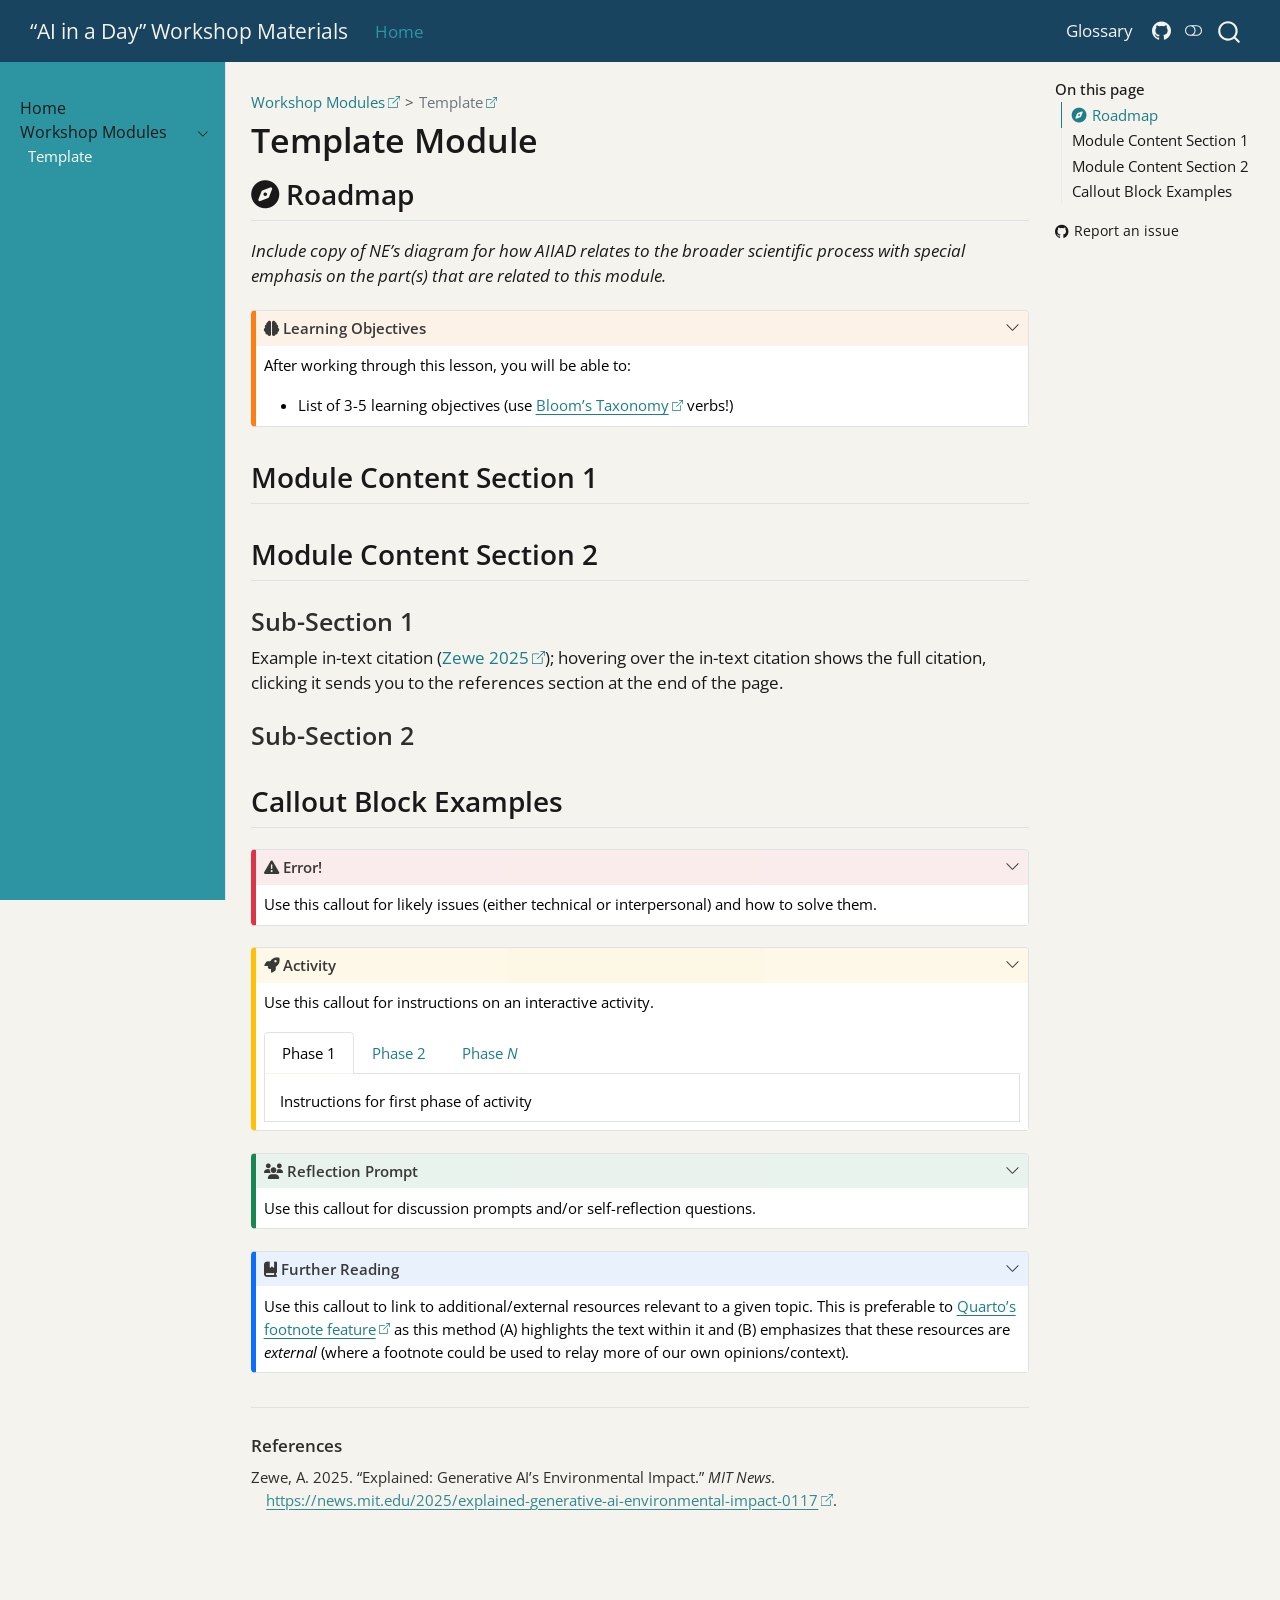
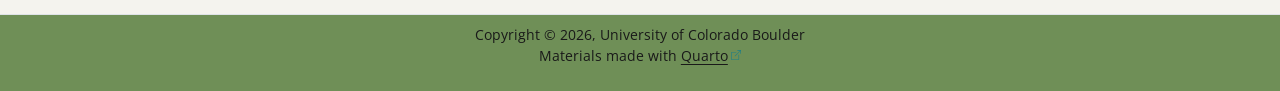
<file: mod-template.html>
<!DOCTYPE html>
<html xmlns="http://www.w3.org/1999/xhtml" lang="en" xml:lang="en"><head>

<meta charset="utf-8">
<meta name="generator" content="quarto-1.10.18">

<meta name="viewport" content="width=device-width, initial-scale=1.0, user-scalable=yes">


<title>Template Module – “AI in a Day” Workshop Materials</title>
<style>
/* Default styles provided by pandoc.
** See https://pandoc.org/MANUAL.html#variables-for-html for config info.
*/
span.smallcaps{font-variant: small-caps;}
div.columns{display: flex; gap: 1.5em;}
div.column{flex: auto;}
@media screen {
div.columns{gap: min(4vw, 1.5em);}
div.column{overflow-x: auto;}
}
div.hanging-indent{margin-left: 1.5em; text-indent: -1.5em;}
ul.task-list{list-style: none;}
ul.task-list li input[type="checkbox"] {
  width: 0.8em;
  margin: 0 0.8em 0.2em -1em; /* quarto-specific, see https://github.com/quarto-dev/quarto-cli/issues/4556 */ 
  vertical-align: middle;
}
/* CSS for citations */
div.csl-bib-body { }
div.csl-entry {
  clear: both;
}
.hanging-indent div.csl-entry {
  margin-left:2em;
  text-indent:-2em;
}
div.csl-left-margin {
  min-width:2em;
  float:left;
}
div.csl-right-inline {
  margin-left:2em;
  padding-left:1em;
}
div.csl-indent {
  margin-left: 2em;
}</style>


<script src="site_libs/quarto-nav/quarto-nav.js"></script>
<script src="site_libs/quarto-nav/headroom.min.js"></script>
<script src="site_libs/clipboard/clipboard.min.js"></script>
<script src="site_libs/quarto-search/autocomplete.umd.js"></script>
<script src="site_libs/quarto-search/fuse.min.js"></script>
<script src="site_libs/quarto-search/quarto-search.js"></script>
<meta name="quarto:offset" content="./">
<link href=".//images/logo/esiil.png" rel="icon" type="image/png">
<script src="site_libs/quarto-html/quarto.js" type="module"></script>
<script src="site_libs/quarto-html/tabsets/tabsets.js" type="module"></script>
<script src="site_libs/quarto-html/popper.min.js"></script>
<script src="site_libs/quarto-html/tippy.umd.min.js"></script>
<script src="site_libs/quarto-html/anchor.min.js"></script>
<link href="site_libs/quarto-html/tippy.css" rel="stylesheet">
<link href="site_libs/quarto-html/quarto-syntax-highlighting-64a204ab8560d761af7679ceaba22944.css" rel="stylesheet" class="quarto-color-scheme" id="quarto-text-highlighting-styles">
<link href="site_libs/quarto-html/quarto-syntax-highlighting-dark-b85bc7c33db8c58e0ec93c3465666fed.css" rel="stylesheet" class="quarto-color-scheme quarto-color-alternate" id="quarto-text-highlighting-styles">
<link href="site_libs/quarto-html/quarto-syntax-highlighting-64a204ab8560d761af7679ceaba22944.css" rel="stylesheet" class="quarto-color-scheme-extra" id="quarto-text-highlighting-styles">
<script src="site_libs/bootstrap/bootstrap.min.js"></script>
<link href="site_libs/bootstrap/bootstrap-icons.css" rel="stylesheet">
<link href="site_libs/bootstrap/bootstrap-7f2bae05c205d09e2d158e8ae64bb7f1.min.css" rel="stylesheet" append-hash="true" class="quarto-color-scheme" id="quarto-bootstrap" data-mode="light">
<link href="site_libs/bootstrap/bootstrap-dark-ad0df9005e456016f2697b0d44e5c72c.min.css" rel="stylesheet" append-hash="true" class="quarto-color-scheme quarto-color-alternate" id="quarto-bootstrap" data-mode="dark">
<link href="site_libs/bootstrap/bootstrap-7f2bae05c205d09e2d158e8ae64bb7f1.min.css" rel="stylesheet" append-hash="true" class="quarto-color-scheme-extra" id="quarto-bootstrap" data-mode="light">
<link href="site_libs/quarto-contrib/fontawesome6-6.7.2/all.min.css" rel="stylesheet">
<link href="site_libs/quarto-contrib/fontawesome6-6.7.2/latex-fontsize.css" rel="stylesheet">
<script id="quarto-search-options" type="application/json">{
  "location": "navbar",
  "copy-button": false,
  "collapse-after": 3,
  "panel-placement": "end",
  "type": "overlay",
  "limit": 50,
  "keyboard-shortcut": [
    "f",
    "/",
    "s"
  ],
  "show-item-context": false,
  "language": {
    "search-no-results-text": "No results",
    "search-matching-documents-text": "matching documents",
    "search-copy-link-title": "Copy link to search",
    "search-hide-matches-text": "Hide additional matches",
    "search-more-match-text": "more match in this document",
    "search-more-matches-text": "more matches in this document",
    "search-clear-button-title": "Clear",
    "search-text-placeholder": "",
    "search-detached-cancel-button-title": "Cancel",
    "search-submit-button-title": "Submit",
    "search-label": "Search"
  }
}</script>


</head>

<body class="nav-sidebar docked nav-fixed quarto-light"><script id="quarto-html-before-body" type="application/javascript">
    const toggleBodyColorMode = (bsSheetEl) => {
      const mode = bsSheetEl.getAttribute("data-mode");
      const bodyEl = window.document.querySelector("body");
      if (mode === "dark") {
        bodyEl.classList.add("quarto-dark");
        bodyEl.classList.remove("quarto-light");
      } else {
        bodyEl.classList.add("quarto-light");
        bodyEl.classList.remove("quarto-dark");
      }
    }
    const toggleBodyColorPrimary = () => {
      const bsSheetEl = window.document.querySelector("link#quarto-bootstrap:not([rel=disabled-stylesheet])");
      if (bsSheetEl) {
        toggleBodyColorMode(bsSheetEl);
      }
    }
    const setColorSchemeToggle = (alternate) => {
      const toggles = window.document.querySelectorAll('.quarto-color-scheme-toggle');
      for (let i=0; i < toggles.length; i++) {
        const toggle = toggles[i];
        if (toggle) {
          if (alternate) {
            toggle.classList.add("alternate");
          } else {
            toggle.classList.remove("alternate");
          }
        }
      }
    };
    const toggleColorMode = (alternate) => {
      // Switch the stylesheets
      const primaryStylesheets = window.document.querySelectorAll('link.quarto-color-scheme:not(.quarto-color-alternate)');
      const alternateStylesheets = window.document.querySelectorAll('link.quarto-color-scheme.quarto-color-alternate');
      manageTransitions('#quarto-margin-sidebar .nav-link', false);
      if (alternate) {
        // note: dark is layered on light, we don't disable primary!
        enableStylesheet(alternateStylesheets);
        for (const sheetNode of alternateStylesheets) {
          if (sheetNode.id === "quarto-bootstrap") {
            toggleBodyColorMode(sheetNode);
          }
        }
      } else {
        disableStylesheet(alternateStylesheets);
        enableStylesheet(primaryStylesheets)
        toggleBodyColorPrimary();
      }
      manageTransitions('#quarto-margin-sidebar .nav-link', true);
      // Switch the toggles
      setColorSchemeToggle(alternate)
      // Hack to workaround the fact that safari doesn't
      // properly recolor the scrollbar when toggling (#1455)
      if (navigator.userAgent.indexOf('Safari') > 0 && navigator.userAgent.indexOf('Chrome') == -1) {
        manageTransitions("body", false);
        window.scrollTo(0, 1);
        setTimeout(() => {
          window.scrollTo(0, 0);
          manageTransitions("body", true);
        }, 40);
      }
    }
    const disableStylesheet = (stylesheets) => {
      for (let i=0; i < stylesheets.length; i++) {
        const stylesheet = stylesheets[i];
        stylesheet.rel = 'disabled-stylesheet';
      }
    }
    const enableStylesheet = (stylesheets) => {
      for (let i=0; i < stylesheets.length; i++) {
        const stylesheet = stylesheets[i];
        if(stylesheet.rel !== 'stylesheet') { // for Chrome, which will still FOUC without this check
          stylesheet.rel = 'stylesheet';
        }
      }
    }
    const manageTransitions = (selector, allowTransitions) => {
      const els = window.document.querySelectorAll(selector);
      for (let i=0; i < els.length; i++) {
        const el = els[i];
        if (allowTransitions) {
          el.classList.remove('notransition');
        } else {
          el.classList.add('notransition');
        }
      }
    }
    const isFileUrl = () => {
      return window.location.protocol === 'file:';
    }
    const hasAlternateSentinel = () => {
      let styleSentinel = getColorSchemeSentinel();
      if (styleSentinel !== null) {
        return styleSentinel === "alternate";
      } else {
        return false;
      }
    }
    const setStyleSentinel = (alternate) => {
      const value = alternate ? "alternate" : "default";
      if (!isFileUrl()) {
        window.localStorage.setItem("quarto-color-scheme", value);
      } else {
        localAlternateSentinel = value;
      }
    }
    const getColorSchemeSentinel = () => {
      if (!isFileUrl()) {
        const storageValue = window.localStorage.getItem("quarto-color-scheme");
        return storageValue != null ? storageValue : localAlternateSentinel;
      } else {
        return localAlternateSentinel;
      }
    }
    const toggleGiscusIfUsed = (isAlternate, darkModeDefault) => {
      const baseTheme = document.querySelector('#giscus-base-theme')?.value ?? 'light';
      const alternateTheme = document.querySelector('#giscus-alt-theme')?.value ?? 'dark';
      let newTheme = '';
      if(authorPrefersDark) {
        newTheme = isAlternate ? baseTheme : alternateTheme;
      } else {
        newTheme = isAlternate ? alternateTheme : baseTheme;
      }
      const changeGiscusTheme = () => {
        // From: https://github.com/giscus/giscus/issues/336
        const sendMessage = (message) => {
          const iframe = document.querySelector('iframe.giscus-frame');
          if (!iframe) return;
          iframe.contentWindow.postMessage({ giscus: message }, 'https://giscus.app');
        }
        sendMessage({
          setConfig: {
            theme: newTheme
          }
        });
      }
      const isGiscussLoaded = window.document.querySelector('iframe.giscus-frame') !== null;
      if (isGiscussLoaded) {
        changeGiscusTheme();
      }
    };
    const authorPrefersDark = false;
    const darkModeDefault = authorPrefersDark;
      document.querySelector('link#quarto-text-highlighting-styles.quarto-color-scheme-extra').rel = 'disabled-stylesheet';
      document.querySelector('link#quarto-bootstrap.quarto-color-scheme-extra').rel = 'disabled-stylesheet';
    let localAlternateSentinel = darkModeDefault ? 'alternate' : 'default';
    // Dark / light mode switch
    window.quartoToggleColorScheme = () => {
      // Read the current dark / light value
      let toAlternate = !hasAlternateSentinel();
      toggleColorMode(toAlternate);
      setStyleSentinel(toAlternate);
      toggleGiscusIfUsed(toAlternate, darkModeDefault);
      window.dispatchEvent(new Event('resize'));
    };
    // Switch to dark mode if need be
    if (hasAlternateSentinel()) {
      toggleColorMode(true);
    } else {
      toggleColorMode(false);
    }
  </script>

<div id="quarto-search-results"></div>
  <header id="quarto-header" class="headroom fixed-top">
    <nav class="navbar navbar-expand-lg " data-bs-theme="dark">
      <div class="navbar-container container-fluid">
      <div class="navbar-brand-container mx-auto">
    <a class="navbar-brand" href="./index.html">
    <span class="navbar-title">“AI in a Day” Workshop Materials</span>
    </a>
  </div>
            <div id="quarto-search" class="" title="Search"></div>
          <button class="navbar-toggler" type="button" data-bs-toggle="collapse" data-bs-target="#navbarCollapse" aria-controls="navbarCollapse" role="menu" aria-expanded="false" aria-label="Toggle navigation" onclick="if (window.quartoToggleHeadroom) { window.quartoToggleHeadroom(); }">
  <span class="navbar-toggler-icon"></span>
</button>
          <div class="collapse navbar-collapse" id="navbarCollapse">
            <ul class="navbar-nav navbar-nav-scroll me-auto">
  <li class="nav-item">
    <a class="nav-link active" href="./index.html" aria-current="page"> 
<span class="menu-text">Home</span></a>
  </li>  
</ul>
            <ul class="navbar-nav navbar-nav-scroll ms-auto">
  <li class="nav-item">
    <a class="nav-link" href="./glossary.html"> 
<span class="menu-text">Glossary</span></a>
  </li>  
  <li class="nav-item compact">
    <a class="nav-link" href="https://github.com/CU-ESIIL/AI-in-a-day"> <i class="bi bi-github" role="img">
</i> 
<span class="menu-text"></span></a>
  </li>  
</ul>
          </div> <!-- /navcollapse -->
            <div class="quarto-navbar-tools">
  <a href="" class="quarto-color-scheme-toggle quarto-navigation-tool  px-1" onclick="window.quartoToggleColorScheme(); return false;" title="Toggle dark mode"><i class="bi"></i></a>
</div>
      </div> <!-- /container-fluid -->
    </nav>
  <nav class="quarto-secondary-nav">
    <div class="container-fluid d-flex">
      <button type="button" class="quarto-btn-toggle btn" data-bs-toggle="collapse" role="button" data-bs-target=".quarto-sidebar-collapse-item" aria-controls="quarto-sidebar" aria-expanded="false" aria-label="Toggle sidebar navigation" onclick="if (window.quartoToggleHeadroom) { window.quartoToggleHeadroom(); }">
        <i class="bi bi-layout-text-sidebar-reverse"></i>
      </button>
        <nav class="quarto-page-breadcrumbs" aria-label="breadcrumb"><ol class="breadcrumb"><li class="breadcrumb-item"><a href="./mod-template.html">Workshop Modules</a></li><li class="breadcrumb-item"><a href="./mod-template.html">Template</a></li></ol></nav>
        <a class="flex-grow-1" role="navigation" data-bs-toggle="collapse" data-bs-target=".quarto-sidebar-collapse-item" aria-controls="quarto-sidebar" aria-expanded="false" aria-label="Toggle sidebar navigation" onclick="if (window.quartoToggleHeadroom) { window.quartoToggleHeadroom(); }">      
        </a>
    </div>
  </nav>
</header>
<!-- content -->
<div id="quarto-content" class="quarto-container page-columns page-rows-contents page-layout-article page-navbar">
<!-- sidebar -->
  <nav id="quarto-sidebar" class="sidebar collapse collapse-horizontal quarto-sidebar-collapse-item sidebar-navigation docked overflow-auto">
    <div class="sidebar-menu-container"> 
    <ul class="list-unstyled mt-1">
        <li class="sidebar-item">
  <div class="sidebar-item-container"> 
  <a href="./index.html" class="sidebar-item-text sidebar-link">
 <span class="menu-text">Home</span></a>
  </div>
</li>
        <li class="sidebar-item sidebar-item-section">
      <div class="sidebar-item-container"> 
            <a class="sidebar-item-text sidebar-link text-start" data-bs-toggle="collapse" data-bs-target="#quarto-sidebar-section-1" role="navigation" aria-expanded="true">
 <span class="menu-text">Workshop Modules</span></a>
          <a class="sidebar-item-toggle text-start" data-bs-toggle="collapse" data-bs-target="#quarto-sidebar-section-1" role="navigation" aria-expanded="true" aria-label="Toggle section">
            <i class="bi bi-chevron-right ms-2"></i>
          </a> 
      </div>
      <ul id="quarto-sidebar-section-1" class="collapse list-unstyled sidebar-section depth1 show">  
          <li class="sidebar-item">
  <div class="sidebar-item-container"> 
  <a href="./mod-template.html" class="sidebar-item-text sidebar-link active">
 <span class="menu-text">Template</span></a>
  </div>
</li>
      </ul>
  </li>
    </ul>
    </div>
</nav>
<div id="quarto-sidebar-glass" class="quarto-sidebar-collapse-item" data-bs-toggle="collapse" data-bs-target=".quarto-sidebar-collapse-item"></div>
<!-- margin-sidebar -->
    <div id="quarto-margin-sidebar" class="sidebar margin-sidebar">
        <nav id="TOC" role="doc-toc" class="toc-active">
    <h2 id="toc-title">On this page</h2>
   
  <ul>
  <li><a href="#b58fc729-690b-4000-b19f-365a4093b2ff7b7b3c20666120636f6d70617373203e7d7d-roadmap" id="toc-b58fc729-690b-4000-b19f-365a4093b2ff7b7b3c20666120636f6d70617373203e7d7d-roadmap" class="nav-link active" data-scroll-target="#b58fc729-690b-4000-b19f-365a4093b2ff7b7b3c20666120636f6d70617373203e7d7d-roadmap"><i class="fa-solid fa-compass" aria-label="compass"></i> Roadmap</a></li>
  <li><a href="#module-content-section-1" id="toc-module-content-section-1" class="nav-link" data-scroll-target="#module-content-section-1">Module Content Section 1</a></li>
  <li><a href="#module-content-section-2" id="toc-module-content-section-2" class="nav-link" data-scroll-target="#module-content-section-2">Module Content Section 2</a>
  <ul class="collapse">
  <li><a href="#sub-section-1" id="toc-sub-section-1" class="nav-link" data-scroll-target="#sub-section-1">Sub-Section 1</a></li>
  <li><a href="#sub-section-2" id="toc-sub-section-2" class="nav-link" data-scroll-target="#sub-section-2">Sub-Section 2</a></li>
  </ul></li>
  <li><a href="#callout-block-examples" id="toc-callout-block-examples" class="nav-link" data-scroll-target="#callout-block-examples">Callout Block Examples</a></li>
  </ul>
<div class="toc-actions"><ul><li><a href="https://github.com/CU-ESIIL/AI-in-a-day/issues/new" class="toc-action"><i class="bi bi-github"></i>Report an issue</a></li></ul></div></nav>
    </div>
<!-- main -->
<main class="content" id="quarto-document-content">


<header id="title-block-header" class="quarto-title-block default"><nav class="quarto-page-breadcrumbs quarto-title-breadcrumbs d-none d-lg-block" aria-label="breadcrumb"><ol class="breadcrumb"><li class="breadcrumb-item"><a href="./mod-template.html">Workshop Modules</a></li><li class="breadcrumb-item"><a href="./mod-template.html">Template</a></li></ol></nav>
<div class="quarto-title">
<h1 class="title">Template Module</h1>
</div>



<div class="quarto-title-meta">

    
  
    
  </div>
  


</header>


<section id="b58fc729-690b-4000-b19f-365a4093b2ff7b7b3c20666120636f6d70617373203e7d7d-roadmap" class="level2">
<h2 class="anchored" data-anchor-id="b58fc729-690b-4000-b19f-365a4093b2ff7b7b3c20666120636f6d70617373203e7d7d-roadmap"><i class="fa-solid fa-compass" aria-label="compass"></i> Roadmap</h2>
<p><em>Include copy of NE’s diagram for how AIIAD relates to the broader scientific process with special emphasis on the part(s) that are related to this module.</em></p>
<div class="callout callout-style-default callout-caution no-icon callout-titled">
<div class="callout-header d-flex align-content-center" data-bs-toggle="collapse" data-bs-target=".callout-1-contents" aria-controls="callout-1" aria-expanded="true" aria-label="Toggle callout">
<div class="callout-icon-container">
<i class="callout-icon no-icon"></i>
</div>
<div class="callout-title-container flex-fill">
<span class="screen-reader-only">Caution</span><i class="fa-solid fa-brain" aria-label="brain"></i> Learning Objectives
</div>
<div class="callout-btn-toggle d-inline-block border-0 py-1 ps-1 pe-0 float-end"><i class="callout-toggle"></i></div>
</div>
<div id="callout-1" class="callout-1-contents callout-collapse collapse show">
<div class="callout-body-container callout-body">
<p>After working through this lesson, you will be able to:</p>
<ul>
<li>List of 3-5 learning objectives (use <a href="https://en.wikipedia.org/wiki/Bloom%27s_taxonomy">Bloom’s Taxonomy</a> verbs!)</li>
</ul>
</div>
</div>
</div>
</section>
<section id="module-content-section-1" class="level2">
<h2 class="anchored" data-anchor-id="module-content-section-1">Module Content Section 1</h2>
</section>
<section id="module-content-section-2" class="level2">
<h2 class="anchored" data-anchor-id="module-content-section-2">Module Content Section 2</h2>
<section id="sub-section-1" class="level3">
<h3 class="anchored" data-anchor-id="sub-section-1">Sub-Section 1</h3>
<p>Example in-text citation <span class="citation" data-cites="zewe_2025">(<a href="#ref-zewe_2025" role="doc-biblioref">Zewe 2025</a>)</span>; hovering over the in-text citation shows the full citation, clicking it sends you to the references section at the end of the page.</p>
</section>
<section id="sub-section-2" class="level3">
<h3 class="anchored" data-anchor-id="sub-section-2">Sub-Section 2</h3>
</section>
</section>
<section id="callout-block-examples" class="level2">
<h2 class="anchored" data-anchor-id="callout-block-examples">Callout Block Examples</h2>
<div class="callout callout-style-default callout-important no-icon callout-titled">
<div class="callout-header d-flex align-content-center" data-bs-toggle="collapse" data-bs-target=".callout-2-contents" aria-controls="callout-2" aria-expanded="true" aria-label="Toggle callout">
<div class="callout-icon-container">
<i class="callout-icon no-icon"></i>
</div>
<div class="callout-title-container flex-fill">
<span class="screen-reader-only">Important</span><i class="fa-solid fa-triangle-exclamation" aria-label="triangle-exclamation"></i> Error!
</div>
<div class="callout-btn-toggle d-inline-block border-0 py-1 ps-1 pe-0 float-end"><i class="callout-toggle"></i></div>
</div>
<div id="callout-2" class="callout-2-contents callout-collapse collapse show">
<div class="callout-body-container callout-body">
<p>Use this callout for likely issues (either technical or interpersonal) and how to solve them.</p>
</div>
</div>
</div>
<div class="callout callout-style-default callout-warning no-icon callout-titled">
<div class="callout-header d-flex align-content-center" data-bs-toggle="collapse" data-bs-target=".callout-3-contents" aria-controls="callout-3" aria-expanded="true" aria-label="Toggle callout">
<div class="callout-icon-container">
<i class="callout-icon no-icon"></i>
</div>
<div class="callout-title-container flex-fill">
<span class="screen-reader-only">Warning</span><i class="fa-solid fa-rocket" aria-label="rocket"></i> Activity
</div>
<div class="callout-btn-toggle d-inline-block border-0 py-1 ps-1 pe-0 float-end"><i class="callout-toggle"></i></div>
</div>
<div id="callout-3" class="callout-3-contents callout-collapse collapse show">
<div class="callout-body-container callout-body">
<p>Use this callout for instructions on an interactive activity.</p>
<div class="tabset-margin-container"></div><div class="panel-tabset">
<ul class="nav nav-tabs" role="tablist"><li class="nav-item" role="presentation"><a class="nav-link active" id="tabset-1-1-tab" data-bs-toggle="tab" data-bs-target="#tabset-1-1" role="tab" aria-controls="tabset-1-1" aria-selected="true" href="">Phase 1</a></li><li class="nav-item" role="presentation"><a class="nav-link" id="tabset-1-2-tab" data-bs-toggle="tab" data-bs-target="#tabset-1-2" role="tab" aria-controls="tabset-1-2" aria-selected="false" href="">Phase 2</a></li><li class="nav-item" role="presentation"><a class="nav-link" id="tabset-1-3-tab" data-bs-toggle="tab" data-bs-target="#tabset-1-3" role="tab" aria-controls="tabset-1-3" aria-selected="false" href="">Phase <em>N</em></a></li></ul>
<div class="tab-content">
<div id="tabset-1-1" class="tab-pane active" role="tabpanel" aria-labelledby="tabset-1-1-tab">
<p>Instructions for first phase of activity</p>
</div>
<div id="tabset-1-2" class="tab-pane" role="tabpanel" aria-labelledby="tabset-1-2-tab">
<p>Instructions for second phase of activity</p>
</div>
<div id="tabset-1-3" class="tab-pane" role="tabpanel" aria-labelledby="tabset-1-3-tab">
<p>Instructions for N<sup>th</sup> phase of activity.</p>
</div>
</div>
</div>
</div>
</div>
</div>
<div class="callout callout-style-default callout-tip no-icon callout-titled">
<div class="callout-header d-flex align-content-center" data-bs-toggle="collapse" data-bs-target=".callout-4-contents" aria-controls="callout-4" aria-expanded="true" aria-label="Toggle callout">
<div class="callout-icon-container">
<i class="callout-icon no-icon"></i>
</div>
<div class="callout-title-container flex-fill">
<span class="screen-reader-only">Tip</span><i class="fa-solid fa-users" aria-label="users"></i> Reflection Prompt
</div>
<div class="callout-btn-toggle d-inline-block border-0 py-1 ps-1 pe-0 float-end"><i class="callout-toggle"></i></div>
</div>
<div id="callout-4" class="callout-4-contents callout-collapse collapse show">
<div class="callout-body-container callout-body">
<p>Use this callout for discussion prompts and/or self-reflection questions.</p>
</div>
</div>
</div>
<div class="callout callout-style-default callout-note no-icon callout-titled">
<div class="callout-header d-flex align-content-center" data-bs-toggle="collapse" data-bs-target=".callout-5-contents" aria-controls="callout-5" aria-expanded="true" aria-label="Toggle callout">
<div class="callout-icon-container">
<i class="callout-icon no-icon"></i>
</div>
<div class="callout-title-container flex-fill">
<span class="screen-reader-only">Note</span><i class="fa-solid fa-book-bookmark" aria-label="book-bookmark"></i> Further Reading
</div>
<div class="callout-btn-toggle d-inline-block border-0 py-1 ps-1 pe-0 float-end"><i class="callout-toggle"></i></div>
</div>
<div id="callout-5" class="callout-5-contents callout-collapse collapse show">
<div class="callout-body-container callout-body">
<p>Use this callout to link to additional/external resources relevant to a given topic. This is preferable to <a href="https://quarto.org/docs/authoring/markdown-basics.html#footnotes">Quarto’s footnote feature</a> as this method (A) highlights the text within it and (B) emphasizes that these resources are <em>external</em> (where a footnote could be used to relay more of our own opinions/context).</p>
</div>
</div>
</div>



</section>

<div id="quarto-appendix" class="default"><section class="quarto-appendix-contents" role="doc-bibliography" id="quarto-bibliography"><h2 class="anchored quarto-appendix-heading">References</h2><div id="refs" class="references csl-bib-body hanging-indent" role="list">
<div id="ref-zewe_2025" class="csl-entry" role="listitem">
Zewe, A. 2025. <span>“Explained: Generative AI’s Environmental Impact.”</span> <em>MIT News</em>. <a href="https://news.mit.edu/2025/explained-generative-ai-environmental-impact-0117">https://news.mit.edu/2025/explained-generative-ai-environmental-impact-0117</a>.
</div>
</div></section></div></main> <!-- /main -->
<script id="quarto-html-after-body" type="application/javascript">
  window.document.addEventListener("DOMContentLoaded", function (event) {
    // Ensure there is a toggle, if there isn't float one in the top right
    if (window.document.querySelector('.quarto-color-scheme-toggle') === null) {
      const a = window.document.createElement('a');
      a.classList.add('top-right');
      a.classList.add('quarto-color-scheme-toggle');
      a.href = "";
      a.onclick = function() { try { window.quartoToggleColorScheme(); } catch {} return false; };
      const i = window.document.createElement("i");
      i.classList.add('bi');
      a.appendChild(i);
      window.document.body.appendChild(a);
    }
    setColorSchemeToggle(hasAlternateSentinel())
    const icon = "";
    const anchorJS = new window.AnchorJS();
    anchorJS.options = {
      placement: 'right',
      icon: icon
    };
    anchorJS.add('.anchored');
    const isCodeAnnotation = (el) => {
      for (const clz of el.classList) {
        if (clz.startsWith('code-annotation-')) {                     
          return true;
        }
      }
      return false;
    }
    const onCopySuccess = function(e) {
      // button target
      const button = e.trigger;
      // don't keep focus
      button.blur();
      // flash "checked"
      button.classList.add('code-copy-button-checked');
      var currentTitle = button.getAttribute("title");
      button.setAttribute("title", "Copied!");
      let tooltip;
      if (window.bootstrap) {
        button.setAttribute("data-bs-toggle", "tooltip");
        button.setAttribute("data-bs-placement", "left");
        button.setAttribute("data-bs-title", "Copied!");
        tooltip = new bootstrap.Tooltip(button, 
          { trigger: "manual", 
            customClass: "code-copy-button-tooltip",
            offset: [0, -8]});
        tooltip.show();    
      }
      setTimeout(function() {
        if (tooltip) {
          tooltip.hide();
          button.removeAttribute("data-bs-title");
          button.removeAttribute("data-bs-toggle");
          button.removeAttribute("data-bs-placement");
        }
        button.setAttribute("title", currentTitle);
        button.classList.remove('code-copy-button-checked');
      }, 1000);
      // clear code selection
      e.clearSelection();
    }
    const getTextToCopy = function(trigger) {
      const outerScaffold = trigger.parentElement.cloneNode(true);
      const codeEl = outerScaffold.querySelector('code');
      for (const childEl of codeEl.children) {
        if (isCodeAnnotation(childEl)) {
          childEl.remove();
        }
      }
      return codeEl.innerText;
    }
    const clipboard = new window.ClipboardJS('.code-copy-button:not([data-in-quarto-modal])', {
      text: getTextToCopy
    });
    clipboard.on('success', onCopySuccess);
    if (window.document.getElementById('quarto-embedded-source-code-modal')) {
      const clipboardModal = new window.ClipboardJS('.code-copy-button[data-in-quarto-modal]', {
        text: getTextToCopy,
        container: window.document.getElementById('quarto-embedded-source-code-modal')
      });
      clipboardModal.on('success', onCopySuccess);
    }
      var localhostRegex = new RegExp(/^(?:http|https):\/\/localhost\:?[0-9]*\//);
      var mailtoRegex = new RegExp(/^mailto:/);
        var filterRegex = new RegExp("https:\/\/CU-ESIIL\.github\.io\/AI-in-a-day\/");
      var isInternal = (href) => {
          return filterRegex.test(href) || localhostRegex.test(href) || mailtoRegex.test(href);
      }
      // Inspect non-navigation links and adorn them if external
     var links = window.document.querySelectorAll('a[href]:not(.nav-link):not(.navbar-brand):not(.toc-action):not(.sidebar-link):not(.sidebar-item-toggle):not(.pagination-link):not(.no-external):not([aria-hidden]):not(.dropdown-item):not(.quarto-navigation-tool):not(.about-link)');
      for (var i=0; i<links.length; i++) {
        const link = links[i];
        if (!isInternal(link.href)) {
          // undo the damage that might have been done by quarto-nav.js in the case of
          // links that we want to consider external
          if (link.dataset.originalHref !== undefined) {
            link.href = link.dataset.originalHref;
          }
            // target, if specified
            link.setAttribute("target", "_blank");
            if (link.getAttribute("rel") === null) {
              link.setAttribute("rel", "noopener");
            }
            // default icon
            link.classList.add("external");
        }
      }
    function tippyHover(el, contentFn, onTriggerFn, onUntriggerFn) {
      const config = {
        allowHTML: true,
        maxWidth: 500,
        delay: 100,
        arrow: false,
        appendTo: function(el) {
            return el.parentElement;
        },
        interactive: true,
        interactiveBorder: 10,
        theme: 'quarto',
        placement: 'bottom-start',
      };
      if (contentFn) {
        config.content = contentFn;
      }
      if (onTriggerFn) {
        config.onTrigger = onTriggerFn;
      }
      if (onUntriggerFn) {
        config.onUntrigger = onUntriggerFn;
      }
      window.tippy(el, config); 
    }
    const noterefs = window.document.querySelectorAll('a[role="doc-noteref"]');
    for (var i=0; i<noterefs.length; i++) {
      const ref = noterefs[i];
      tippyHover(ref, function() {
        // use id or data attribute instead here
        let href = ref.getAttribute('data-footnote-href') || ref.getAttribute('href');
        try { href = new URL(href).hash; } catch {}
        const id = href.replace(/^#\/?/, "");
        const note = window.document.getElementById(id);
        if (note) {
          return note.innerHTML;
        } else {
          return "";
        }
      });
    }
    const xrefs = window.document.querySelectorAll('a.quarto-xref');
    const processXRef = (id, note) => {
      // Strip column container classes
      const stripColumnClz = (el) => {
        el.classList.remove("page-full", "page-columns");
        if (el.children) {
          for (const child of el.children) {
            stripColumnClz(child);
          }
        }
      }
      stripColumnClz(note)
      if (id === null || id.startsWith('sec-')) {
        // Special case sections, only their first couple elements
        const container = document.createElement("div");
        if (note.children && note.children.length > 2) {
          container.appendChild(note.children[0].cloneNode(true));
          for (let i = 1; i < note.children.length; i++) {
            const child = note.children[i];
            if (child.tagName === "P" && child.innerText === "") {
              continue;
            } else {
              container.appendChild(child.cloneNode(true));
              break;
            }
          }
          if (window.Quarto?.typesetMath) {
            window.Quarto.typesetMath(container);
          }
          return container.innerHTML
        } else {
          if (window.Quarto?.typesetMath) {
            window.Quarto.typesetMath(note);
          }
          return note.innerHTML;
        }
      } else {
        // Remove any anchor links if they are present
        const anchorLink = note.querySelector('a.anchorjs-link');
        if (anchorLink) {
          anchorLink.remove();
        }
        if (window.Quarto?.typesetMath) {
          window.Quarto.typesetMath(note);
        }
        if (note.classList.contains("callout")) {
          return note.outerHTML;
        } else {
          return note.innerHTML;
        }
      }
    }
    for (var i=0; i<xrefs.length; i++) {
      const xref = xrefs[i];
      tippyHover(xref, undefined, function(instance) {
        instance.disable();
        let url = xref.getAttribute('href');
        let hash = undefined; 
        if (url.startsWith('#')) {
          hash = url;
        } else {
          try { hash = new URL(url).hash; } catch {}
        }
        if (hash) {
          const id = hash.replace(/^#\/?/, "");
          const note = window.document.getElementById(id);
          if (note !== null) {
            try {
              const html = processXRef(id, note.cloneNode(true));
              instance.setContent(html);
            } finally {
              instance.enable();
              instance.show();
            }
          } else {
            // See if we can fetch this
            fetch(url.split('#')[0])
            .then(res => res.text())
            .then(html => {
              const parser = new DOMParser();
              const htmlDoc = parser.parseFromString(html, "text/html");
              const note = htmlDoc.getElementById(id);
              if (note !== null) {
                const html = processXRef(id, note);
                instance.setContent(html);
              } 
            }).finally(() => {
              instance.enable();
              instance.show();
            });
          }
        } else {
          // See if we can fetch a full url (with no hash to target)
          // This is a special case and we should probably do some content thinning / targeting
          fetch(url)
          .then(res => res.text())
          .then(html => {
            const parser = new DOMParser();
            const htmlDoc = parser.parseFromString(html, "text/html");
            const note = htmlDoc.querySelector('main.content');
            if (note !== null) {
              // This should only happen for chapter cross references
              // (since there is no id in the URL)
              // remove the first header
              if (note.children.length > 0 && note.children[0].tagName === "HEADER") {
                note.children[0].remove();
              }
              const html = processXRef(null, note);
              instance.setContent(html);
            } 
          }).finally(() => {
            instance.enable();
            instance.show();
          });
        }
      }, function(instance) {
      });
    }
        let selectedAnnoteEl;
        const selectorForAnnotation = ( cell, annotation) => {
          let cellAttr = 'data-code-cell="' + cell + '"';
          let lineAttr = 'data-code-annotation="' +  annotation + '"';
          const selector = 'span[' + cellAttr + '][' + lineAttr + ']';
          return selector;
        }
        const selectCodeLines = (annoteEl) => {
          const doc = window.document;
          const targetCell = annoteEl.getAttribute("data-target-cell");
          const targetAnnotation = annoteEl.getAttribute("data-target-annotation");
          const annoteSpan = window.document.querySelector(selectorForAnnotation(targetCell, targetAnnotation));
          const lines = annoteSpan.getAttribute("data-code-lines").split(",");
          const lineIds = lines.map((line) => {
            return targetCell + "-" + line;
          })
          let top = null;
          let height = null;
          let parent = null;
          if (lineIds.length > 0) {
              //compute the position of the single el (top and bottom and make a div)
              const el = window.document.getElementById(lineIds[0]);
              top = el.offsetTop;
              height = el.offsetHeight;
              parent = el.parentElement.parentElement;
            if (lineIds.length > 1) {
              const lastEl = window.document.getElementById(lineIds[lineIds.length - 1]);
              const bottom = lastEl.offsetTop + lastEl.offsetHeight;
              height = bottom - top;
            }
            if (top !== null && height !== null && parent !== null) {
              // cook up a div (if necessary) and position it 
              let div = window.document.getElementById("code-annotation-line-highlight");
              if (div === null) {
                div = window.document.createElement("div");
                div.setAttribute("id", "code-annotation-line-highlight");
                div.style.position = 'absolute';
                parent.appendChild(div);
              }
              div.style.top = top - 2 + "px";
              div.style.height = height + 4 + "px";
              div.style.left = 0;
              let gutterDiv = window.document.getElementById("code-annotation-line-highlight-gutter");
              if (gutterDiv === null) {
                gutterDiv = window.document.createElement("div");
                gutterDiv.setAttribute("id", "code-annotation-line-highlight-gutter");
                gutterDiv.style.position = 'absolute';
                const codeCell = window.document.getElementById(targetCell);
                const gutter = codeCell.querySelector('.code-annotation-gutter');
                gutter.appendChild(gutterDiv);
              }
              gutterDiv.style.top = top - 2 + "px";
              gutterDiv.style.height = height + 4 + "px";
            }
            selectedAnnoteEl = annoteEl;
          }
        };
        const unselectCodeLines = () => {
          const elementsIds = ["code-annotation-line-highlight", "code-annotation-line-highlight-gutter"];
          elementsIds.forEach((elId) => {
            const div = window.document.getElementById(elId);
            if (div) {
              div.remove();
            }
          });
          selectedAnnoteEl = undefined;
        };
          // Handle positioning of the toggle
      window.addEventListener(
        "resize",
        throttle(() => {
          elRect = undefined;
          if (selectedAnnoteEl) {
            selectCodeLines(selectedAnnoteEl);
          }
        }, 10)
      );
      function throttle(fn, ms) {
      let throttle = false;
      let timer;
        return (...args) => {
          if(!throttle) { // first call gets through
              fn.apply(this, args);
              throttle = true;
          } else { // all the others get throttled
              if(timer) clearTimeout(timer); // cancel #2
              timer = setTimeout(() => {
                fn.apply(this, args);
                timer = throttle = false;
              }, ms);
          }
        };
      }
        // Attach click handler to the DT
        const annoteDls = window.document.querySelectorAll('dt[data-target-cell]');
        for (const annoteDlNode of annoteDls) {
          annoteDlNode.addEventListener('click', (event) => {
            const clickedEl = event.target;
            if (clickedEl !== selectedAnnoteEl) {
              unselectCodeLines();
              const activeEl = window.document.querySelector('dt[data-target-cell].code-annotation-active');
              if (activeEl) {
                activeEl.classList.remove('code-annotation-active');
              }
              selectCodeLines(clickedEl);
              clickedEl.classList.add('code-annotation-active');
            } else {
              // Unselect the line
              unselectCodeLines();
              clickedEl.classList.remove('code-annotation-active');
            }
          });
        }
    const findCites = (el) => {
      const parentEl = el.parentElement;
      if (parentEl) {
        const cites = parentEl.dataset.cites;
        if (cites) {
          return {
            el,
            cites: cites.split(' ')
          };
        } else {
          return findCites(el.parentElement)
        }
      } else {
        return undefined;
      }
    };
    var bibliorefs = window.document.querySelectorAll('a[role="doc-biblioref"]');
    for (var i=0; i<bibliorefs.length; i++) {
      const ref = bibliorefs[i];
      const citeInfo = findCites(ref);
      if (citeInfo) {
        tippyHover(citeInfo.el, function() {
          var popup = window.document.createElement('div');
          citeInfo.cites.forEach(function(cite) {
            var citeDiv = window.document.createElement('div');
            citeDiv.classList.add('hanging-indent');
            citeDiv.classList.add('csl-entry');
            var biblioDiv = window.document.getElementById('ref-' + cite);
            if (biblioDiv) {
              citeDiv.innerHTML = biblioDiv.innerHTML;
            }
            popup.appendChild(citeDiv);
          });
          return popup.innerHTML;
        });
      }
    }
  });
  </script>
</div> <!-- /content -->
<footer class="footer">
  <div class="nav-footer">
    <div class="nav-footer-left">
      &nbsp;
    </div>   
    <div class="nav-footer-center">
<p>Copyright © 2026, University of Colorado Boulder <br> Materials made with <a href="https://quarto.org/">Quarto</a></p>
<div class="toc-actions d-sm-block d-md-none"><ul><li><a href="https://github.com/CU-ESIIL/AI-in-a-day/issues/new" class="toc-action"><i class="bi bi-github"></i>Report an issue</a></li></ul></div></div>
    <div class="nav-footer-right">
      &nbsp;
    </div>
  </div>
</footer>




</body></html>
</file>
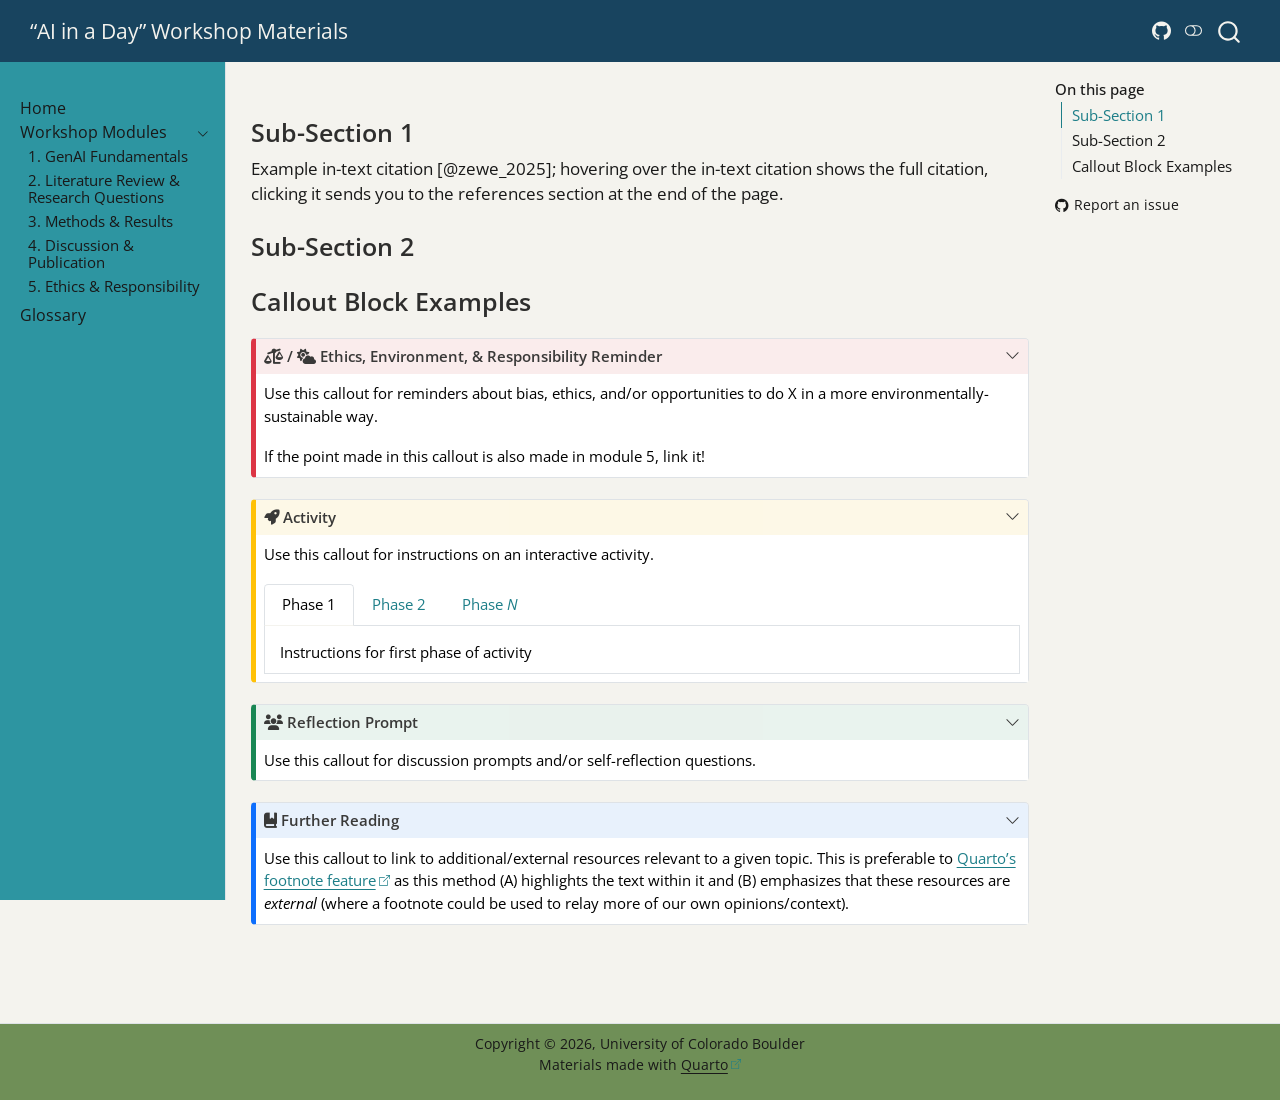
<file: topics/mod-0x_content-description.html>
<!DOCTYPE html>
<html xmlns="http://www.w3.org/1999/xhtml" lang="en" xml:lang="en"><head>

<meta charset="utf-8">
<meta name="generator" content="quarto-1.10.19">

<meta name="viewport" content="width=device-width, initial-scale=1.0, user-scalable=yes">


<title>mod-0x_content-description – "AI in a Day" Workshop Materials</title>
<style>
/* Default styles provided by pandoc.
** See https://pandoc.org/MANUAL.html#variables-for-html for config info.
*/
span.smallcaps{font-variant: small-caps;}
div.columns{display: flex; gap: 1.5em;}
div.column{flex: auto;}
@media screen {
div.columns{gap: min(4vw, 1.5em);}
div.column{overflow-x: auto;}
}
div.hanging-indent{margin-left: 1.5em; text-indent: -1.5em;}
ul.task-list{list-style: none;}
ul.task-list li input[type="checkbox"] {
  width: 0.8em;
  margin: 0 0.8em 0.2em -1em; /* quarto-specific, see https://github.com/quarto-dev/quarto-cli/issues/4556 */ 
  vertical-align: middle;
}
</style>


<script src="../site_libs/quarto-nav/quarto-nav.js"></script>
<script src="../site_libs/quarto-nav/headroom.min.js"></script>
<script src="../site_libs/clipboard/clipboard.min.js"></script>
<script src="../site_libs/quarto-search/autocomplete.umd.js"></script>
<script src="../site_libs/quarto-search/fuse.min.js"></script>
<script src="../site_libs/quarto-search/quarto-search.js"></script>
<meta name="quarto:offset" content="../">
<link href="..//topics/images/logo/esiil.png" rel="icon" type="image/png">
<script src="../site_libs/quarto-html/quarto.js" type="module"></script>
<script src="../site_libs/quarto-html/tabsets/tabsets.js" type="module"></script>
<script src="../site_libs/quarto-html/popper.min.js"></script>
<script src="../site_libs/quarto-html/tippy.umd.min.js"></script>
<script src="../site_libs/quarto-html/anchor.min.js"></script>
<link href="../site_libs/quarto-html/tippy.css" rel="stylesheet">
<link href="../site_libs/quarto-html/quarto-syntax-highlighting-bf27225e3a48a9273f3daa8f8e829971.css" rel="stylesheet" class="quarto-color-scheme" id="quarto-text-highlighting-styles">
<link href="../site_libs/quarto-html/quarto-syntax-highlighting-dark-b626d73c4c936ccc3cb08be7d45d1df6.css" rel="stylesheet" class="quarto-color-scheme quarto-color-alternate" id="quarto-text-highlighting-styles">
<link href="../site_libs/quarto-html/quarto-syntax-highlighting-bf27225e3a48a9273f3daa8f8e829971.css" rel="stylesheet" class="quarto-color-scheme-extra" id="quarto-text-highlighting-styles">
<script src="../site_libs/bootstrap/bootstrap.min.js"></script>
<link href="../site_libs/bootstrap/bootstrap-icons.css" rel="stylesheet">
<link href="../site_libs/bootstrap/bootstrap-7f2bae05c205d09e2d158e8ae64bb7f1.min.css" rel="stylesheet" append-hash="true" class="quarto-color-scheme" id="quarto-bootstrap" data-mode="light">
<link href="../site_libs/bootstrap/bootstrap-dark-ad0df9005e456016f2697b0d44e5c72c.min.css" rel="stylesheet" append-hash="true" class="quarto-color-scheme quarto-color-alternate" id="quarto-bootstrap" data-mode="dark">
<link href="../site_libs/bootstrap/bootstrap-7f2bae05c205d09e2d158e8ae64bb7f1.min.css" rel="stylesheet" append-hash="true" class="quarto-color-scheme-extra" id="quarto-bootstrap" data-mode="light">
<link href="../site_libs/quarto-contrib/fontawesome6-6.7.2/all.min.css" rel="stylesheet">
<link href="../site_libs/quarto-contrib/fontawesome6-6.7.2/latex-fontsize.css" rel="stylesheet">
<script id="quarto-search-options" type="application/json">{
  "location": "navbar",
  "copy-button": false,
  "collapse-after": 3,
  "panel-placement": "end",
  "type": "overlay",
  "limit": 50,
  "keyboard-shortcut": [
    "f",
    "/",
    "s"
  ],
  "show-item-context": false,
  "language": {
    "search-no-results-text": "No results",
    "search-matching-documents-text": "matching documents",
    "search-copy-link-title": "Copy link to search",
    "search-hide-matches-text": "Hide additional matches",
    "search-more-match-text": "more match in this document",
    "search-more-matches-text": "more matches in this document",
    "search-clear-button-title": "Clear",
    "search-text-placeholder": "",
    "search-detached-cancel-button-title": "Cancel",
    "search-submit-button-title": "Submit",
    "search-label": "Search"
  }
}</script>


</head>

<body class="nav-sidebar docked nav-fixed quarto-light"><script id="quarto-html-before-body" type="application/javascript">
    const toggleBodyColorMode = (bsSheetEl) => {
      const mode = bsSheetEl.getAttribute("data-mode");
      const bodyEl = window.document.querySelector("body");
      if (mode === "dark") {
        bodyEl.classList.add("quarto-dark");
        bodyEl.classList.remove("quarto-light");
      } else {
        bodyEl.classList.add("quarto-light");
        bodyEl.classList.remove("quarto-dark");
      }
    }
    const toggleBodyColorPrimary = () => {
      const bsSheetEl = window.document.querySelector("link#quarto-bootstrap:not([rel=disabled-stylesheet])");
      if (bsSheetEl) {
        toggleBodyColorMode(bsSheetEl);
      }
    }
    const setColorSchemeToggle = (alternate) => {
      const toggles = window.document.querySelectorAll('.quarto-color-scheme-toggle');
      for (let i=0; i < toggles.length; i++) {
        const toggle = toggles[i];
        if (toggle) {
          if (alternate) {
            toggle.classList.add("alternate");
          } else {
            toggle.classList.remove("alternate");
          }
        }
      }
    };
    const toggleColorMode = (alternate) => {
      // Switch the stylesheets
      const primaryStylesheets = window.document.querySelectorAll('link.quarto-color-scheme:not(.quarto-color-alternate)');
      const alternateStylesheets = window.document.querySelectorAll('link.quarto-color-scheme.quarto-color-alternate');
      manageTransitions('#quarto-margin-sidebar .nav-link', false);
      if (alternate) {
        // note: dark is layered on light, we don't disable primary!
        enableStylesheet(alternateStylesheets);
        for (const sheetNode of alternateStylesheets) {
          if (sheetNode.id === "quarto-bootstrap") {
            toggleBodyColorMode(sheetNode);
          }
        }
      } else {
        disableStylesheet(alternateStylesheets);
        enableStylesheet(primaryStylesheets)
        toggleBodyColorPrimary();
      }
      manageTransitions('#quarto-margin-sidebar .nav-link', true);
      // Switch the toggles
      setColorSchemeToggle(alternate)
      // Hack to workaround the fact that safari doesn't
      // properly recolor the scrollbar when toggling (#1455)
      if (navigator.userAgent.indexOf('Safari') > 0 && navigator.userAgent.indexOf('Chrome') == -1) {
        manageTransitions("body", false);
        window.scrollTo(0, 1);
        setTimeout(() => {
          window.scrollTo(0, 0);
          manageTransitions("body", true);
        }, 40);
      }
    }
    const disableStylesheet = (stylesheets) => {
      for (let i=0; i < stylesheets.length; i++) {
        const stylesheet = stylesheets[i];
        stylesheet.rel = 'disabled-stylesheet';
      }
    }
    const enableStylesheet = (stylesheets) => {
      for (let i=0; i < stylesheets.length; i++) {
        const stylesheet = stylesheets[i];
        if(stylesheet.rel !== 'stylesheet') { // for Chrome, which will still FOUC without this check
          stylesheet.rel = 'stylesheet';
        }
      }
    }
    const manageTransitions = (selector, allowTransitions) => {
      const els = window.document.querySelectorAll(selector);
      for (let i=0; i < els.length; i++) {
        const el = els[i];
        if (allowTransitions) {
          el.classList.remove('notransition');
        } else {
          el.classList.add('notransition');
        }
      }
    }
    const isFileUrl = () => {
      return window.location.protocol === 'file:';
    }
    const hasAlternateSentinel = () => {
      let styleSentinel = getColorSchemeSentinel();
      if (styleSentinel !== null) {
        return styleSentinel === "alternate";
      } else {
        return false;
      }
    }
    const setStyleSentinel = (alternate) => {
      const value = alternate ? "alternate" : "default";
      if (!isFileUrl()) {
        window.localStorage.setItem("quarto-color-scheme", value);
      } else {
        localAlternateSentinel = value;
      }
    }
    const getColorSchemeSentinel = () => {
      if (!isFileUrl()) {
        const storageValue = window.localStorage.getItem("quarto-color-scheme");
        return storageValue != null ? storageValue : localAlternateSentinel;
      } else {
        return localAlternateSentinel;
      }
    }
    const toggleGiscusIfUsed = (isAlternate, darkModeDefault) => {
      const baseTheme = document.querySelector('#giscus-base-theme')?.value ?? 'light';
      const alternateTheme = document.querySelector('#giscus-alt-theme')?.value ?? 'dark';
      let newTheme = '';
      if(authorPrefersDark) {
        newTheme = isAlternate ? baseTheme : alternateTheme;
      } else {
        newTheme = isAlternate ? alternateTheme : baseTheme;
      }
      const changeGiscusTheme = () => {
        // From: https://github.com/giscus/giscus/issues/336
        const sendMessage = (message) => {
          const iframe = document.querySelector('iframe.giscus-frame');
          if (!iframe) return;
          iframe.contentWindow.postMessage({ giscus: message }, 'https://giscus.app');
        }
        sendMessage({
          setConfig: {
            theme: newTheme
          }
        });
      }
      const isGiscussLoaded = window.document.querySelector('iframe.giscus-frame') !== null;
      if (isGiscussLoaded) {
        changeGiscusTheme();
      }
    };
    const authorPrefersDark = false;
    const darkModeDefault = authorPrefersDark;
      document.querySelector('link#quarto-text-highlighting-styles.quarto-color-scheme-extra').rel = 'disabled-stylesheet';
      document.querySelector('link#quarto-bootstrap.quarto-color-scheme-extra').rel = 'disabled-stylesheet';
    let localAlternateSentinel = darkModeDefault ? 'alternate' : 'default';
    // Dark / light mode switch
    window.quartoToggleColorScheme = () => {
      // Read the current dark / light value
      let toAlternate = !hasAlternateSentinel();
      toggleColorMode(toAlternate);
      setStyleSentinel(toAlternate);
      toggleGiscusIfUsed(toAlternate, darkModeDefault);
      window.dispatchEvent(new Event('resize'));
    };
    // Switch to dark mode if need be
    if (hasAlternateSentinel()) {
      toggleColorMode(true);
    } else {
      toggleColorMode(false);
    }
  </script>

<div id="quarto-search-results"></div>
  <header id="quarto-header" class="headroom fixed-top">
    <nav class="navbar navbar-expand-lg " data-bs-theme="dark">
      <div class="navbar-container container-fluid">
      <div class="navbar-brand-container mx-auto">
    <a class="navbar-brand" href="../index.html">
    <span class="navbar-title">“AI in a Day” Workshop Materials</span>
    </a>
  </div>
            <div id="quarto-search" class="" title="Search"></div>
          <button class="navbar-toggler" type="button" data-bs-toggle="collapse" data-bs-target="#navbarCollapse" aria-controls="navbarCollapse" role="menu" aria-expanded="false" aria-label="Toggle navigation" onclick="if (window.quartoToggleHeadroom) { window.quartoToggleHeadroom(); }">
  <span class="navbar-toggler-icon"></span>
</button>
          <div class="collapse navbar-collapse" id="navbarCollapse">
            <ul class="navbar-nav navbar-nav-scroll ms-auto">
  <li class="nav-item compact">
    <a class="nav-link" href="https://github.com/CU-ESIIL/AI-in-a-day"> <i class="bi bi-github" role="img">
</i> 
<span class="menu-text"></span></a>
  </li>  
</ul>
          </div> <!-- /navcollapse -->
            <div class="quarto-navbar-tools">
  <a href="" class="quarto-color-scheme-toggle quarto-navigation-tool  px-1" onclick="window.quartoToggleColorScheme(); return false;" title="Toggle dark mode"><i class="bi"></i></a>
</div>
      </div> <!-- /container-fluid -->
    </nav>
  <nav class="quarto-secondary-nav">
    <div class="container-fluid d-flex">
      <button type="button" class="quarto-btn-toggle btn" data-bs-toggle="collapse" role="button" data-bs-target=".quarto-sidebar-collapse-item" aria-controls="quarto-sidebar" aria-expanded="false" aria-label="Toggle sidebar navigation" onclick="if (window.quartoToggleHeadroom) { window.quartoToggleHeadroom(); }">
        <i class="bi bi-layout-text-sidebar-reverse"></i>
      </button>
        <nav class="quarto-page-breadcrumbs" aria-label="breadcrumb"><ol class="breadcrumb"></ol></nav>
        <a class="flex-grow-1" role="navigation" data-bs-toggle="collapse" data-bs-target=".quarto-sidebar-collapse-item" aria-controls="quarto-sidebar" aria-expanded="false" aria-label="Toggle sidebar navigation" onclick="if (window.quartoToggleHeadroom) { window.quartoToggleHeadroom(); }">      
        </a>
    </div>
  </nav>
</header>
<!-- content -->
<div id="quarto-content" class="quarto-container page-columns page-rows-contents page-layout-article page-navbar">
<!-- sidebar -->
  <nav id="quarto-sidebar" class="sidebar collapse collapse-horizontal quarto-sidebar-collapse-item sidebar-navigation docked overflow-auto">
    <div class="sidebar-menu-container"> 
    <ul class="list-unstyled mt-1">
        <li class="sidebar-item">
  <div class="sidebar-item-container"> 
  <a href="../index.html" class="sidebar-item-text sidebar-link">
 <span class="menu-text">Home</span></a>
  </div>
</li>
        <li class="sidebar-item sidebar-item-section">
      <div class="sidebar-item-container"> 
            <a class="sidebar-item-text sidebar-link text-start" data-bs-toggle="collapse" data-bs-target="#quarto-sidebar-section-1" role="navigation" aria-expanded="true">
 <span class="menu-text">Workshop Modules</span></a>
          <a class="sidebar-item-toggle text-start" data-bs-toggle="collapse" data-bs-target="#quarto-sidebar-section-1" role="navigation" aria-expanded="true" aria-label="Toggle section">
            <i class="bi bi-chevron-right ms-2"></i>
          </a> 
      </div>
      <ul id="quarto-sidebar-section-1" class="collapse list-unstyled sidebar-section depth1 show">  
          <li class="sidebar-item">
  <div class="sidebar-item-container"> 
  <a href="../mod-01.html" class="sidebar-item-text sidebar-link">
 <span class="menu-text">1. GenAI Fundamentals</span></a>
  </div>
</li>
          <li class="sidebar-item">
  <div class="sidebar-item-container"> 
  <a href="../mod-02.html" class="sidebar-item-text sidebar-link">
 <span class="menu-text">2. Literature Review &amp; Research Questions</span></a>
  </div>
</li>
          <li class="sidebar-item">
  <div class="sidebar-item-container"> 
  <a href="../mod-03.html" class="sidebar-item-text sidebar-link">
 <span class="menu-text">3.  Methods &amp; Results</span></a>
  </div>
</li>
          <li class="sidebar-item">
  <div class="sidebar-item-container"> 
  <a href="../mod-04.html" class="sidebar-item-text sidebar-link">
 <span class="menu-text">4. Discussion &amp; Publication</span></a>
  </div>
</li>
          <li class="sidebar-item">
  <div class="sidebar-item-container"> 
  <a href="../mod-05.html" class="sidebar-item-text sidebar-link">
 <span class="menu-text">5. Ethics &amp; Responsibility</span></a>
  </div>
</li>
      </ul>
  </li>
        <li class="sidebar-item">
  <div class="sidebar-item-container"> 
  <a href="../glossary.html" class="sidebar-item-text sidebar-link">
 <span class="menu-text">Glossary</span></a>
  </div>
</li>
    </ul>
    </div>
</nav>
<div id="quarto-sidebar-glass" class="quarto-sidebar-collapse-item" data-bs-toggle="collapse" data-bs-target=".quarto-sidebar-collapse-item"></div>
<!-- margin-sidebar -->
    <div id="quarto-margin-sidebar" class="sidebar margin-sidebar">
        <nav id="TOC" role="doc-toc" class="toc-active">
    <h2 id="toc-title">On this page</h2>
   
  <ul>
  <li><a href="#sub-section-1" id="toc-sub-section-1" class="nav-link active" data-scroll-target="#sub-section-1">Sub-Section 1</a></li>
  <li><a href="#sub-section-2" id="toc-sub-section-2" class="nav-link" data-scroll-target="#sub-section-2">Sub-Section 2</a></li>
  <li><a href="#callout-block-examples" id="toc-callout-block-examples" class="nav-link" data-scroll-target="#callout-block-examples">Callout Block Examples</a></li>
  </ul>
<div class="toc-actions"><ul><li><a href="https://github.com/CU-ESIIL/AI-in-a-day/issues/new" class="toc-action"><i class="bi bi-github"></i>Report an issue</a></li></ul></div></nav>
    </div>
<!-- main -->
<main class="content" id="quarto-document-content"><header id="title-block-header" class="quarto-title-block"></header>





<!---
 COPY ME BEFORE EDITING!

Suggested naming convention of copy is "mod-0#_<lowercase, hypen-delimited, 1-2 word content summary>.qmd"
 --->
<!--- Put 2nd-level header in the _module page_ in which this file is embedded! --->
<section id="sub-section-1" class="level3">
<h3 class="anchored" data-anchor-id="sub-section-1">Sub-Section 1</h3>
<p>Example in-text citation <span class="citation" data-cites="zewe_2025">[@zewe_2025]</span>; hovering over the in-text citation shows the full citation, clicking it sends you to the references section at the end of the page.</p>
</section>
<section id="sub-section-2" class="level3">
<h3 class="anchored" data-anchor-id="sub-section-2">Sub-Section 2</h3>
</section>
<section id="callout-block-examples" class="level3">
<h3 class="anchored" data-anchor-id="callout-block-examples">Callout Block Examples</h3>
<div class="callout callout-style-default callout-important no-icon callout-titled">
<div class="callout-header d-flex align-content-center" data-bs-toggle="collapse" data-bs-target=".callout-1-contents" aria-controls="callout-1" aria-expanded="true" aria-label="Toggle callout">
<div class="callout-icon-container">
<i class="callout-icon no-icon"></i>
</div>
<div class="callout-title-container flex-fill">
<span class="screen-reader-only">Important</span><i class="fa-solid fa-scale-unbalanced" aria-label="scale-unbalanced"></i> / <i class="fa-solid fa-cloud-sun" aria-label="cloud-sun"></i> Ethics, Environment, &amp; Responsibility Reminder
</div>
<div class="callout-btn-toggle d-inline-block border-0 py-1 ps-1 pe-0 float-end"><i class="callout-toggle"></i></div>
</div>
<div id="callout-1" class="callout-1-contents callout-collapse collapse show">
<div class="callout-body-container callout-body">
<p>Use this callout for reminders about bias, ethics, and/or opportunities to do X in a more environmentally-sustainable way.</p>
<p>If the point made in this callout is also made in module 5, link it!</p>
</div>
</div>
</div>
<div class="callout callout-style-default callout-warning no-icon callout-titled">
<div class="callout-header d-flex align-content-center" data-bs-toggle="collapse" data-bs-target=".callout-2-contents" aria-controls="callout-2" aria-expanded="true" aria-label="Toggle callout">
<div class="callout-icon-container">
<i class="callout-icon no-icon"></i>
</div>
<div class="callout-title-container flex-fill">
<span class="screen-reader-only">Warning</span><i class="fa-solid fa-rocket" aria-label="rocket"></i> Activity
</div>
<div class="callout-btn-toggle d-inline-block border-0 py-1 ps-1 pe-0 float-end"><i class="callout-toggle"></i></div>
</div>
<div id="callout-2" class="callout-2-contents callout-collapse collapse show">
<div class="callout-body-container callout-body">
<p>Use this callout for instructions on an interactive activity.</p>
<div class="tabset-margin-container"></div><div class="panel-tabset">
<ul class="nav nav-tabs" role="tablist"><li class="nav-item" role="presentation"><a class="nav-link active" id="tabset-1-1-tab" data-bs-toggle="tab" data-bs-target="#tabset-1-1" role="tab" aria-controls="tabset-1-1" aria-selected="true" href="">Phase 1</a></li><li class="nav-item" role="presentation"><a class="nav-link" id="tabset-1-2-tab" data-bs-toggle="tab" data-bs-target="#tabset-1-2" role="tab" aria-controls="tabset-1-2" aria-selected="false" href="">Phase 2</a></li><li class="nav-item" role="presentation"><a class="nav-link" id="tabset-1-3-tab" data-bs-toggle="tab" data-bs-target="#tabset-1-3" role="tab" aria-controls="tabset-1-3" aria-selected="false" href="">Phase <em>N</em></a></li></ul>
<div class="tab-content">
<div id="tabset-1-1" class="tab-pane active" role="tabpanel" aria-labelledby="tabset-1-1-tab">
<p>Instructions for first phase of activity</p>
</div>
<div id="tabset-1-2" class="tab-pane" role="tabpanel" aria-labelledby="tabset-1-2-tab">
<p>Instructions for second phase of activity</p>
</div>
<div id="tabset-1-3" class="tab-pane" role="tabpanel" aria-labelledby="tabset-1-3-tab">
<p>Instructions for N<sup>th</sup> phase of activity.</p>
</div>
</div>
</div>
</div>
</div>
</div>
<div class="callout callout-style-default callout-tip no-icon callout-titled">
<div class="callout-header d-flex align-content-center" data-bs-toggle="collapse" data-bs-target=".callout-3-contents" aria-controls="callout-3" aria-expanded="true" aria-label="Toggle callout">
<div class="callout-icon-container">
<i class="callout-icon no-icon"></i>
</div>
<div class="callout-title-container flex-fill">
<span class="screen-reader-only">Tip</span><i class="fa-solid fa-users" aria-label="users"></i> Reflection Prompt
</div>
<div class="callout-btn-toggle d-inline-block border-0 py-1 ps-1 pe-0 float-end"><i class="callout-toggle"></i></div>
</div>
<div id="callout-3" class="callout-3-contents callout-collapse collapse show">
<div class="callout-body-container callout-body">
<p>Use this callout for discussion prompts and/or self-reflection questions.</p>
</div>
</div>
</div>
<div class="callout callout-style-default callout-note no-icon callout-titled">
<div class="callout-header d-flex align-content-center" data-bs-toggle="collapse" data-bs-target=".callout-4-contents" aria-controls="callout-4" aria-expanded="true" aria-label="Toggle callout">
<div class="callout-icon-container">
<i class="callout-icon no-icon"></i>
</div>
<div class="callout-title-container flex-fill">
<span class="screen-reader-only">Note</span><i class="fa-solid fa-book-bookmark" aria-label="book-bookmark"></i> Further Reading
</div>
<div class="callout-btn-toggle d-inline-block border-0 py-1 ps-1 pe-0 float-end"><i class="callout-toggle"></i></div>
</div>
<div id="callout-4" class="callout-4-contents callout-collapse collapse show">
<div class="callout-body-container callout-body">
<p>Use this callout to link to additional/external resources relevant to a given topic. This is preferable to <a href="https://quarto.org/docs/authoring/markdown-basics.html#footnotes">Quarto’s footnote feature</a> as this method (A) highlights the text within it and (B) emphasizes that these resources are <em>external</em> (where a footnote could be used to relay more of our own opinions/context).</p>
</div>
</div>
</div>


</section>

</main> <!-- /main -->
<script id="quarto-html-after-body" type="application/javascript">
  window.document.addEventListener("DOMContentLoaded", function (event) {
    // Ensure there is a toggle, if there isn't float one in the top right
    if (window.document.querySelector('.quarto-color-scheme-toggle') === null) {
      const a = window.document.createElement('a');
      a.classList.add('top-right');
      a.classList.add('quarto-color-scheme-toggle');
      a.href = "";
      a.onclick = function() { try { window.quartoToggleColorScheme(); } catch {} return false; };
      const i = window.document.createElement("i");
      i.classList.add('bi');
      a.appendChild(i);
      window.document.body.appendChild(a);
    }
    setColorSchemeToggle(hasAlternateSentinel())
    const icon = "";
    const anchorJS = new window.AnchorJS();
    anchorJS.options = {
      placement: 'right',
      icon: icon
    };
    anchorJS.add('.anchored');
    const isCodeAnnotation = (el) => {
      for (const clz of el.classList) {
        if (clz.startsWith('code-annotation-')) {                     
          return true;
        }
      }
      return false;
    }
    const onCopySuccess = function(e) {
      // button target
      const button = e.trigger;
      // don't keep focus
      button.blur();
      // flash "checked"
      button.classList.add('code-copy-button-checked');
      var currentTitle = button.getAttribute("title");
      button.setAttribute("title", "Copied!");
      let tooltip;
      if (window.bootstrap) {
        button.setAttribute("data-bs-toggle", "tooltip");
        button.setAttribute("data-bs-placement", "left");
        button.setAttribute("data-bs-title", "Copied!");
        tooltip = new bootstrap.Tooltip(button, 
          { trigger: "manual", 
            customClass: "code-copy-button-tooltip",
            offset: [0, -8]});
        tooltip.show();    
      }
      setTimeout(function() {
        if (tooltip) {
          tooltip.hide();
          button.removeAttribute("data-bs-title");
          button.removeAttribute("data-bs-toggle");
          button.removeAttribute("data-bs-placement");
        }
        button.setAttribute("title", currentTitle);
        button.classList.remove('code-copy-button-checked');
      }, 1000);
      // clear code selection
      e.clearSelection();
    }
    const getTextToCopy = function(trigger) {
      const outerScaffold = trigger.parentElement.cloneNode(true);
      const codeEl = outerScaffold.querySelector('code');
      for (const childEl of codeEl.children) {
        if (isCodeAnnotation(childEl)) {
          childEl.remove();
        }
      }
      return codeEl.innerText;
    }
    const clipboard = new window.ClipboardJS('.code-copy-button:not([data-in-quarto-modal])', {
      text: getTextToCopy
    });
    clipboard.on('success', onCopySuccess);
    if (window.document.getElementById('quarto-embedded-source-code-modal')) {
      const clipboardModal = new window.ClipboardJS('.code-copy-button[data-in-quarto-modal]', {
        text: getTextToCopy,
        container: window.document.getElementById('quarto-embedded-source-code-modal')
      });
      clipboardModal.on('success', onCopySuccess);
    }
      var localhostRegex = new RegExp(/^(?:http|https):\/\/localhost\:?[0-9]*\//);
      var mailtoRegex = new RegExp(/^mailto:/);
        var filterRegex = new RegExp("https:\/\/CU-ESIIL\.github\.io\/AI-in-a-day\/");
      var isInternal = (href) => {
          return filterRegex.test(href) || localhostRegex.test(href) || mailtoRegex.test(href);
      }
      // Inspect non-navigation links and adorn them if external
     var links = window.document.querySelectorAll('a[href]:not(.nav-link):not(.navbar-brand):not(.toc-action):not(.sidebar-link):not(.sidebar-item-toggle):not(.pagination-link):not(.no-external):not([aria-hidden]):not(.dropdown-item):not(.quarto-navigation-tool):not(.about-link)');
      for (var i=0; i<links.length; i++) {
        const link = links[i];
        if (!isInternal(link.href)) {
          // undo the damage that might have been done by quarto-nav.js in the case of
          // links that we want to consider external
          if (link.dataset.originalHref !== undefined) {
            link.href = link.dataset.originalHref;
          }
            // target, if specified
            link.setAttribute("target", "_blank");
            if (link.getAttribute("rel") === null) {
              link.setAttribute("rel", "noopener");
            }
            // default icon
            link.classList.add("external");
        }
      }
    function tippyHover(el, contentFn, onTriggerFn, onUntriggerFn) {
      const config = {
        allowHTML: true,
        maxWidth: 500,
        delay: 100,
        arrow: false,
        appendTo: function(el) {
            return el.parentElement;
        },
        interactive: true,
        interactiveBorder: 10,
        theme: 'quarto',
        placement: 'bottom-start',
      };
      if (contentFn) {
        config.content = contentFn;
      }
      if (onTriggerFn) {
        config.onTrigger = onTriggerFn;
      }
      if (onUntriggerFn) {
        config.onUntrigger = onUntriggerFn;
      }
      window.tippy(el, config); 
    }
    const noterefs = window.document.querySelectorAll('a[role="doc-noteref"]');
    for (var i=0; i<noterefs.length; i++) {
      const ref = noterefs[i];
      tippyHover(ref, function() {
        // use id or data attribute instead here
        let href = ref.getAttribute('data-footnote-href') || ref.getAttribute('href');
        try { href = new URL(href).hash; } catch {}
        const id = href.replace(/^#\/?/, "");
        const note = window.document.getElementById(id);
        if (note) {
          return note.innerHTML;
        } else {
          return "";
        }
      });
    }
    const xrefs = window.document.querySelectorAll('a.quarto-xref');
    const processXRef = (id, note) => {
      // Strip column container classes
      const stripColumnClz = (el) => {
        el.classList.remove("page-full", "page-columns");
        if (el.children) {
          for (const child of el.children) {
            stripColumnClz(child);
          }
        }
      }
      stripColumnClz(note)
      if (id === null || id.startsWith('sec-')) {
        // Special case sections, only their first couple elements
        const container = document.createElement("div");
        if (note.children && note.children.length > 2) {
          container.appendChild(note.children[0].cloneNode(true));
          for (let i = 1; i < note.children.length; i++) {
            const child = note.children[i];
            if (child.tagName === "P" && child.innerText === "") {
              continue;
            } else {
              container.appendChild(child.cloneNode(true));
              break;
            }
          }
          if (window.Quarto?.typesetMath) {
            window.Quarto.typesetMath(container);
          }
          return container.innerHTML
        } else {
          if (window.Quarto?.typesetMath) {
            window.Quarto.typesetMath(note);
          }
          return note.innerHTML;
        }
      } else {
        // Remove any anchor links if they are present
        const anchorLink = note.querySelector('a.anchorjs-link');
        if (anchorLink) {
          anchorLink.remove();
        }
        if (window.Quarto?.typesetMath) {
          window.Quarto.typesetMath(note);
        }
        if (note.classList.contains("callout")) {
          return note.outerHTML;
        } else {
          return note.innerHTML;
        }
      }
    }
    for (var i=0; i<xrefs.length; i++) {
      const xref = xrefs[i];
      tippyHover(xref, undefined, function(instance) {
        instance.disable();
        let url = xref.getAttribute('href');
        let hash = undefined; 
        if (url.startsWith('#')) {
          hash = url;
        } else {
          try { hash = new URL(url).hash; } catch {}
        }
        if (hash) {
          const id = hash.replace(/^#\/?/, "");
          const note = window.document.getElementById(id);
          if (note !== null) {
            try {
              const html = processXRef(id, note.cloneNode(true));
              instance.setContent(html);
            } finally {
              instance.enable();
              instance.show();
            }
          } else {
            // See if we can fetch this
            fetch(url.split('#')[0])
            .then(res => res.text())
            .then(html => {
              const parser = new DOMParser();
              const htmlDoc = parser.parseFromString(html, "text/html");
              const note = htmlDoc.getElementById(id);
              if (note !== null) {
                const html = processXRef(id, note);
                instance.setContent(html);
              } 
            }).finally(() => {
              instance.enable();
              instance.show();
            });
          }
        } else {
          // See if we can fetch a full url (with no hash to target)
          // This is a special case and we should probably do some content thinning / targeting
          fetch(url)
          .then(res => res.text())
          .then(html => {
            const parser = new DOMParser();
            const htmlDoc = parser.parseFromString(html, "text/html");
            const note = htmlDoc.querySelector('main.content');
            if (note !== null) {
              // This should only happen for chapter cross references
              // (since there is no id in the URL)
              // remove the first header
              if (note.children.length > 0 && note.children[0].tagName === "HEADER") {
                note.children[0].remove();
              }
              const html = processXRef(null, note);
              instance.setContent(html);
            } 
          }).finally(() => {
            instance.enable();
            instance.show();
          });
        }
      }, function(instance) {
      });
    }
        let selectedAnnoteEl;
        const selectorForAnnotation = ( cell, annotation) => {
          let cellAttr = 'data-code-cell="' + cell + '"';
          let lineAttr = 'data-code-annotation="' +  annotation + '"';
          const selector = 'span[' + cellAttr + '][' + lineAttr + ']';
          return selector;
        }
        const selectCodeLines = (annoteEl) => {
          const doc = window.document;
          const targetCell = annoteEl.getAttribute("data-target-cell");
          const targetAnnotation = annoteEl.getAttribute("data-target-annotation");
          const annoteSpan = window.document.querySelector(selectorForAnnotation(targetCell, targetAnnotation));
          const lines = annoteSpan.getAttribute("data-code-lines").split(",");
          const lineIds = lines.map((line) => {
            return targetCell + "-" + line;
          })
          let top = null;
          let height = null;
          let parent = null;
          if (lineIds.length > 0) {
              //compute the position of the single el (top and bottom and make a div)
              const el = window.document.getElementById(lineIds[0]);
              top = el.offsetTop;
              height = el.offsetHeight;
              parent = el.parentElement.parentElement;
            if (lineIds.length > 1) {
              const lastEl = window.document.getElementById(lineIds[lineIds.length - 1]);
              const bottom = lastEl.offsetTop + lastEl.offsetHeight;
              height = bottom - top;
            }
            if (top !== null && height !== null && parent !== null) {
              // cook up a div (if necessary) and position it 
              let div = window.document.getElementById("code-annotation-line-highlight");
              if (div === null) {
                div = window.document.createElement("div");
                div.setAttribute("id", "code-annotation-line-highlight");
                div.style.position = 'absolute';
                parent.appendChild(div);
              }
              div.style.top = top - 2 + "px";
              div.style.height = height + 4 + "px";
              div.style.left = 0;
              let gutterDiv = window.document.getElementById("code-annotation-line-highlight-gutter");
              if (gutterDiv === null) {
                gutterDiv = window.document.createElement("div");
                gutterDiv.setAttribute("id", "code-annotation-line-highlight-gutter");
                gutterDiv.style.position = 'absolute';
                const codeCell = window.document.getElementById(targetCell);
                const gutter = codeCell.querySelector('.code-annotation-gutter');
                gutter.appendChild(gutterDiv);
              }
              gutterDiv.style.top = top - 2 + "px";
              gutterDiv.style.height = height + 4 + "px";
            }
            selectedAnnoteEl = annoteEl;
          }
        };
        const unselectCodeLines = () => {
          const elementsIds = ["code-annotation-line-highlight", "code-annotation-line-highlight-gutter"];
          elementsIds.forEach((elId) => {
            const div = window.document.getElementById(elId);
            if (div) {
              div.remove();
            }
          });
          selectedAnnoteEl = undefined;
        };
          // Handle positioning of the toggle
      window.addEventListener(
        "resize",
        throttle(() => {
          elRect = undefined;
          if (selectedAnnoteEl) {
            selectCodeLines(selectedAnnoteEl);
          }
        }, 10)
      );
      function throttle(fn, ms) {
      let throttle = false;
      let timer;
        return (...args) => {
          if(!throttle) { // first call gets through
              fn.apply(this, args);
              throttle = true;
          } else { // all the others get throttled
              if(timer) clearTimeout(timer); // cancel #2
              timer = setTimeout(() => {
                fn.apply(this, args);
                timer = throttle = false;
              }, ms);
          }
        };
      }
        // Attach click handler to the DT
        const annoteDls = window.document.querySelectorAll('dt[data-target-cell]');
        for (const annoteDlNode of annoteDls) {
          annoteDlNode.addEventListener('click', (event) => {
            const clickedEl = event.target;
            if (clickedEl !== selectedAnnoteEl) {
              unselectCodeLines();
              const activeEl = window.document.querySelector('dt[data-target-cell].code-annotation-active');
              if (activeEl) {
                activeEl.classList.remove('code-annotation-active');
              }
              selectCodeLines(clickedEl);
              clickedEl.classList.add('code-annotation-active');
            } else {
              // Unselect the line
              unselectCodeLines();
              clickedEl.classList.remove('code-annotation-active');
            }
          });
        }
    const findCites = (el) => {
      const parentEl = el.parentElement;
      if (parentEl) {
        const cites = parentEl.dataset.cites;
        if (cites) {
          return {
            el,
            cites: cites.split(' ')
          };
        } else {
          return findCites(el.parentElement)
        }
      } else {
        return undefined;
      }
    };
    var bibliorefs = window.document.querySelectorAll('a[role="doc-biblioref"]');
    for (var i=0; i<bibliorefs.length; i++) {
      const ref = bibliorefs[i];
      const citeInfo = findCites(ref);
      if (citeInfo) {
        tippyHover(citeInfo.el, function() {
          var popup = window.document.createElement('div');
          citeInfo.cites.forEach(function(cite) {
            var citeDiv = window.document.createElement('div');
            citeDiv.classList.add('hanging-indent');
            citeDiv.classList.add('csl-entry');
            var biblioDiv = window.document.getElementById('ref-' + cite);
            if (biblioDiv) {
              citeDiv.innerHTML = biblioDiv.innerHTML;
            }
            popup.appendChild(citeDiv);
          });
          return popup.innerHTML;
        });
      }
    }
  });
  </script>
</div> <!-- /content -->
<footer class="footer">
  <div class="nav-footer">
    <div class="nav-footer-left">
      &nbsp;
    </div>   
    <div class="nav-footer-center">
<p>Copyright © 2026, University of Colorado Boulder <br> Materials made with <a href="https://quarto.org/">Quarto</a></p>
<div class="toc-actions d-sm-block d-md-none"><ul><li><a href="https://github.com/CU-ESIIL/AI-in-a-day/issues/new" class="toc-action"><i class="bi bi-github"></i>Report an issue</a></li></ul></div></div>
    <div class="nav-footer-right">
      &nbsp;
    </div>
  </div>
</footer>




</body></html>
</file>
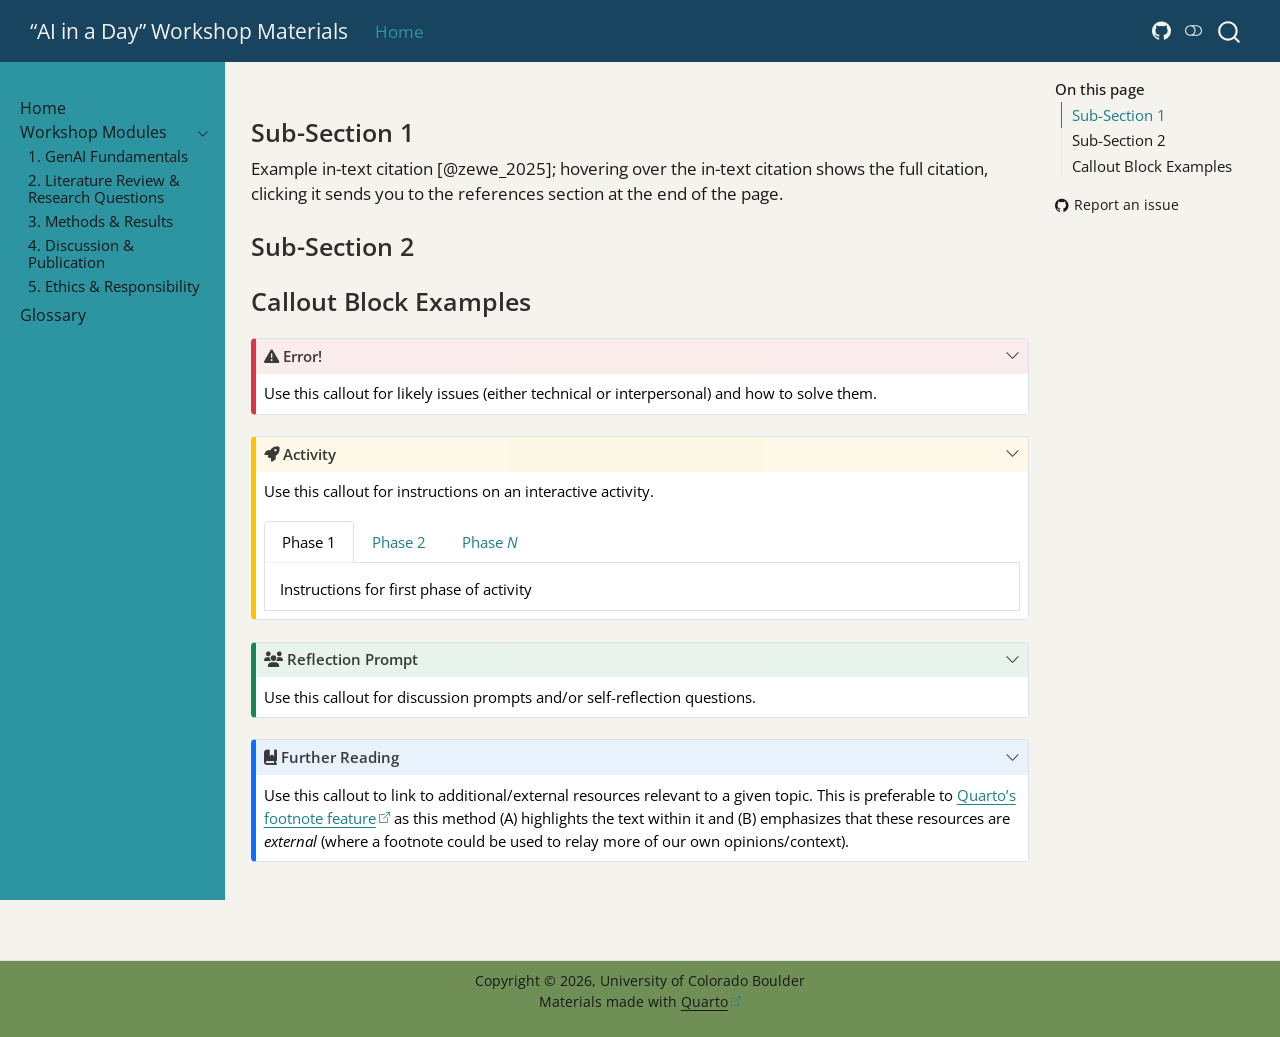
<file: topics/template-topic.html>
<!DOCTYPE html>
<html xmlns="http://www.w3.org/1999/xhtml" lang="en" xml:lang="en"><head>

<meta charset="utf-8">
<meta name="generator" content="quarto-1.10.19">

<meta name="viewport" content="width=device-width, initial-scale=1.0, user-scalable=yes">


<title>template-topic – "AI in a Day" Workshop Materials</title>
<style>
/* Default styles provided by pandoc.
** See https://pandoc.org/MANUAL.html#variables-for-html for config info.
*/
span.smallcaps{font-variant: small-caps;}
div.columns{display: flex; gap: 1.5em;}
div.column{flex: auto;}
@media screen {
div.columns{gap: min(4vw, 1.5em);}
div.column{overflow-x: auto;}
}
div.hanging-indent{margin-left: 1.5em; text-indent: -1.5em;}
ul.task-list{list-style: none;}
ul.task-list li input[type="checkbox"] {
  width: 0.8em;
  margin: 0 0.8em 0.2em -1em; /* quarto-specific, see https://github.com/quarto-dev/quarto-cli/issues/4556 */ 
  vertical-align: middle;
}
</style>


<script src="../site_libs/quarto-nav/quarto-nav.js"></script>
<script src="../site_libs/quarto-nav/headroom.min.js"></script>
<script src="../site_libs/clipboard/clipboard.min.js"></script>
<script src="../site_libs/quarto-search/autocomplete.umd.js"></script>
<script src="../site_libs/quarto-search/fuse.min.js"></script>
<script src="../site_libs/quarto-search/quarto-search.js"></script>
<meta name="quarto:offset" content="../">
<link href="..//topics/images/logo/esiil.png" rel="icon" type="image/png">
<script src="../site_libs/quarto-html/quarto.js" type="module"></script>
<script src="../site_libs/quarto-html/tabsets/tabsets.js" type="module"></script>
<script src="../site_libs/quarto-html/popper.min.js"></script>
<script src="../site_libs/quarto-html/tippy.umd.min.js"></script>
<script src="../site_libs/quarto-html/anchor.min.js"></script>
<link href="../site_libs/quarto-html/tippy.css" rel="stylesheet">
<link href="../site_libs/quarto-html/quarto-syntax-highlighting-bf27225e3a48a9273f3daa8f8e829971.css" rel="stylesheet" class="quarto-color-scheme" id="quarto-text-highlighting-styles">
<link href="../site_libs/quarto-html/quarto-syntax-highlighting-dark-b626d73c4c936ccc3cb08be7d45d1df6.css" rel="stylesheet" class="quarto-color-scheme quarto-color-alternate" id="quarto-text-highlighting-styles">
<link href="../site_libs/quarto-html/quarto-syntax-highlighting-bf27225e3a48a9273f3daa8f8e829971.css" rel="stylesheet" class="quarto-color-scheme-extra" id="quarto-text-highlighting-styles">
<script src="../site_libs/bootstrap/bootstrap.min.js"></script>
<link href="../site_libs/bootstrap/bootstrap-icons.css" rel="stylesheet">
<link href="../site_libs/bootstrap/bootstrap-7f2bae05c205d09e2d158e8ae64bb7f1.min.css" rel="stylesheet" append-hash="true" class="quarto-color-scheme" id="quarto-bootstrap" data-mode="light">
<link href="../site_libs/bootstrap/bootstrap-dark-ad0df9005e456016f2697b0d44e5c72c.min.css" rel="stylesheet" append-hash="true" class="quarto-color-scheme quarto-color-alternate" id="quarto-bootstrap" data-mode="dark">
<link href="../site_libs/bootstrap/bootstrap-7f2bae05c205d09e2d158e8ae64bb7f1.min.css" rel="stylesheet" append-hash="true" class="quarto-color-scheme-extra" id="quarto-bootstrap" data-mode="light">
<link href="../site_libs/quarto-contrib/fontawesome6-6.7.2/all.min.css" rel="stylesheet">
<link href="../site_libs/quarto-contrib/fontawesome6-6.7.2/latex-fontsize.css" rel="stylesheet">
<script id="quarto-search-options" type="application/json">{
  "location": "navbar",
  "copy-button": false,
  "collapse-after": 3,
  "panel-placement": "end",
  "type": "overlay",
  "limit": 50,
  "keyboard-shortcut": [
    "f",
    "/",
    "s"
  ],
  "show-item-context": false,
  "language": {
    "search-no-results-text": "No results",
    "search-matching-documents-text": "matching documents",
    "search-copy-link-title": "Copy link to search",
    "search-hide-matches-text": "Hide additional matches",
    "search-more-match-text": "more match in this document",
    "search-more-matches-text": "more matches in this document",
    "search-clear-button-title": "Clear",
    "search-text-placeholder": "",
    "search-detached-cancel-button-title": "Cancel",
    "search-submit-button-title": "Submit",
    "search-label": "Search"
  }
}</script>


</head>

<body class="nav-sidebar docked nav-fixed quarto-light"><script id="quarto-html-before-body" type="application/javascript">
    const toggleBodyColorMode = (bsSheetEl) => {
      const mode = bsSheetEl.getAttribute("data-mode");
      const bodyEl = window.document.querySelector("body");
      if (mode === "dark") {
        bodyEl.classList.add("quarto-dark");
        bodyEl.classList.remove("quarto-light");
      } else {
        bodyEl.classList.add("quarto-light");
        bodyEl.classList.remove("quarto-dark");
      }
    }
    const toggleBodyColorPrimary = () => {
      const bsSheetEl = window.document.querySelector("link#quarto-bootstrap:not([rel=disabled-stylesheet])");
      if (bsSheetEl) {
        toggleBodyColorMode(bsSheetEl);
      }
    }
    const setColorSchemeToggle = (alternate) => {
      const toggles = window.document.querySelectorAll('.quarto-color-scheme-toggle');
      for (let i=0; i < toggles.length; i++) {
        const toggle = toggles[i];
        if (toggle) {
          if (alternate) {
            toggle.classList.add("alternate");
          } else {
            toggle.classList.remove("alternate");
          }
        }
      }
    };
    const toggleColorMode = (alternate) => {
      // Switch the stylesheets
      const primaryStylesheets = window.document.querySelectorAll('link.quarto-color-scheme:not(.quarto-color-alternate)');
      const alternateStylesheets = window.document.querySelectorAll('link.quarto-color-scheme.quarto-color-alternate');
      manageTransitions('#quarto-margin-sidebar .nav-link', false);
      if (alternate) {
        // note: dark is layered on light, we don't disable primary!
        enableStylesheet(alternateStylesheets);
        for (const sheetNode of alternateStylesheets) {
          if (sheetNode.id === "quarto-bootstrap") {
            toggleBodyColorMode(sheetNode);
          }
        }
      } else {
        disableStylesheet(alternateStylesheets);
        enableStylesheet(primaryStylesheets)
        toggleBodyColorPrimary();
      }
      manageTransitions('#quarto-margin-sidebar .nav-link', true);
      // Switch the toggles
      setColorSchemeToggle(alternate)
      // Hack to workaround the fact that safari doesn't
      // properly recolor the scrollbar when toggling (#1455)
      if (navigator.userAgent.indexOf('Safari') > 0 && navigator.userAgent.indexOf('Chrome') == -1) {
        manageTransitions("body", false);
        window.scrollTo(0, 1);
        setTimeout(() => {
          window.scrollTo(0, 0);
          manageTransitions("body", true);
        }, 40);
      }
    }
    const disableStylesheet = (stylesheets) => {
      for (let i=0; i < stylesheets.length; i++) {
        const stylesheet = stylesheets[i];
        stylesheet.rel = 'disabled-stylesheet';
      }
    }
    const enableStylesheet = (stylesheets) => {
      for (let i=0; i < stylesheets.length; i++) {
        const stylesheet = stylesheets[i];
        if(stylesheet.rel !== 'stylesheet') { // for Chrome, which will still FOUC without this check
          stylesheet.rel = 'stylesheet';
        }
      }
    }
    const manageTransitions = (selector, allowTransitions) => {
      const els = window.document.querySelectorAll(selector);
      for (let i=0; i < els.length; i++) {
        const el = els[i];
        if (allowTransitions) {
          el.classList.remove('notransition');
        } else {
          el.classList.add('notransition');
        }
      }
    }
    const isFileUrl = () => {
      return window.location.protocol === 'file:';
    }
    const hasAlternateSentinel = () => {
      let styleSentinel = getColorSchemeSentinel();
      if (styleSentinel !== null) {
        return styleSentinel === "alternate";
      } else {
        return false;
      }
    }
    const setStyleSentinel = (alternate) => {
      const value = alternate ? "alternate" : "default";
      if (!isFileUrl()) {
        window.localStorage.setItem("quarto-color-scheme", value);
      } else {
        localAlternateSentinel = value;
      }
    }
    const getColorSchemeSentinel = () => {
      if (!isFileUrl()) {
        const storageValue = window.localStorage.getItem("quarto-color-scheme");
        return storageValue != null ? storageValue : localAlternateSentinel;
      } else {
        return localAlternateSentinel;
      }
    }
    const toggleGiscusIfUsed = (isAlternate, darkModeDefault) => {
      const baseTheme = document.querySelector('#giscus-base-theme')?.value ?? 'light';
      const alternateTheme = document.querySelector('#giscus-alt-theme')?.value ?? 'dark';
      let newTheme = '';
      if(authorPrefersDark) {
        newTheme = isAlternate ? baseTheme : alternateTheme;
      } else {
        newTheme = isAlternate ? alternateTheme : baseTheme;
      }
      const changeGiscusTheme = () => {
        // From: https://github.com/giscus/giscus/issues/336
        const sendMessage = (message) => {
          const iframe = document.querySelector('iframe.giscus-frame');
          if (!iframe) return;
          iframe.contentWindow.postMessage({ giscus: message }, 'https://giscus.app');
        }
        sendMessage({
          setConfig: {
            theme: newTheme
          }
        });
      }
      const isGiscussLoaded = window.document.querySelector('iframe.giscus-frame') !== null;
      if (isGiscussLoaded) {
        changeGiscusTheme();
      }
    };
    const authorPrefersDark = false;
    const darkModeDefault = authorPrefersDark;
      document.querySelector('link#quarto-text-highlighting-styles.quarto-color-scheme-extra').rel = 'disabled-stylesheet';
      document.querySelector('link#quarto-bootstrap.quarto-color-scheme-extra').rel = 'disabled-stylesheet';
    let localAlternateSentinel = darkModeDefault ? 'alternate' : 'default';
    // Dark / light mode switch
    window.quartoToggleColorScheme = () => {
      // Read the current dark / light value
      let toAlternate = !hasAlternateSentinel();
      toggleColorMode(toAlternate);
      setStyleSentinel(toAlternate);
      toggleGiscusIfUsed(toAlternate, darkModeDefault);
      window.dispatchEvent(new Event('resize'));
    };
    // Switch to dark mode if need be
    if (hasAlternateSentinel()) {
      toggleColorMode(true);
    } else {
      toggleColorMode(false);
    }
  </script>

<div id="quarto-search-results"></div>
  <header id="quarto-header" class="headroom fixed-top">
    <nav class="navbar navbar-expand-lg " data-bs-theme="dark">
      <div class="navbar-container container-fluid">
      <div class="navbar-brand-container mx-auto">
    <a class="navbar-brand" href="../index.html">
    <span class="navbar-title">“AI in a Day” Workshop Materials</span>
    </a>
  </div>
            <div id="quarto-search" class="" title="Search"></div>
          <button class="navbar-toggler" type="button" data-bs-toggle="collapse" data-bs-target="#navbarCollapse" aria-controls="navbarCollapse" role="menu" aria-expanded="false" aria-label="Toggle navigation" onclick="if (window.quartoToggleHeadroom) { window.quartoToggleHeadroom(); }">
  <span class="navbar-toggler-icon"></span>
</button>
          <div class="collapse navbar-collapse" id="navbarCollapse">
            <ul class="navbar-nav navbar-nav-scroll me-auto">
  <li class="nav-item">
    <a class="nav-link active" href="../index.html" aria-current="page"> 
<span class="menu-text">Home</span></a>
  </li>  
</ul>
            <ul class="navbar-nav navbar-nav-scroll ms-auto">
  <li class="nav-item compact">
    <a class="nav-link" href="https://github.com/CU-ESIIL/AI-in-a-day"> <i class="bi bi-github" role="img">
</i> 
<span class="menu-text"></span></a>
  </li>  
</ul>
          </div> <!-- /navcollapse -->
            <div class="quarto-navbar-tools">
  <a href="" class="quarto-color-scheme-toggle quarto-navigation-tool  px-1" onclick="window.quartoToggleColorScheme(); return false;" title="Toggle dark mode"><i class="bi"></i></a>
</div>
      </div> <!-- /container-fluid -->
    </nav>
  <nav class="quarto-secondary-nav">
    <div class="container-fluid d-flex">
      <button type="button" class="quarto-btn-toggle btn" data-bs-toggle="collapse" role="button" data-bs-target=".quarto-sidebar-collapse-item" aria-controls="quarto-sidebar" aria-expanded="false" aria-label="Toggle sidebar navigation" onclick="if (window.quartoToggleHeadroom) { window.quartoToggleHeadroom(); }">
        <i class="bi bi-layout-text-sidebar-reverse"></i>
      </button>
        <nav class="quarto-page-breadcrumbs" aria-label="breadcrumb"><ol class="breadcrumb"></ol></nav>
        <a class="flex-grow-1" role="navigation" data-bs-toggle="collapse" data-bs-target=".quarto-sidebar-collapse-item" aria-controls="quarto-sidebar" aria-expanded="false" aria-label="Toggle sidebar navigation" onclick="if (window.quartoToggleHeadroom) { window.quartoToggleHeadroom(); }">      
        </a>
    </div>
  </nav>
</header>
<!-- content -->
<div id="quarto-content" class="quarto-container page-columns page-rows-contents page-layout-article page-navbar">
<!-- sidebar -->
  <nav id="quarto-sidebar" class="sidebar collapse collapse-horizontal quarto-sidebar-collapse-item sidebar-navigation docked overflow-auto">
    <div class="sidebar-menu-container"> 
    <ul class="list-unstyled mt-1">
        <li class="sidebar-item">
  <div class="sidebar-item-container"> 
  <a href="../index.html" class="sidebar-item-text sidebar-link">
 <span class="menu-text">Home</span></a>
  </div>
</li>
        <li class="sidebar-item sidebar-item-section">
      <div class="sidebar-item-container"> 
            <a class="sidebar-item-text sidebar-link text-start" data-bs-toggle="collapse" data-bs-target="#quarto-sidebar-section-1" role="navigation" aria-expanded="true">
 <span class="menu-text">Workshop Modules</span></a>
          <a class="sidebar-item-toggle text-start" data-bs-toggle="collapse" data-bs-target="#quarto-sidebar-section-1" role="navigation" aria-expanded="true" aria-label="Toggle section">
            <i class="bi bi-chevron-right ms-2"></i>
          </a> 
      </div>
      <ul id="quarto-sidebar-section-1" class="collapse list-unstyled sidebar-section depth1 show">  
          <li class="sidebar-item">
  <div class="sidebar-item-container"> 
  <a href="../mod-01.html" class="sidebar-item-text sidebar-link">
 <span class="menu-text">1. GenAI Fundamentals</span></a>
  </div>
</li>
          <li class="sidebar-item">
  <div class="sidebar-item-container"> 
  <a href="../mod-02.html" class="sidebar-item-text sidebar-link">
 <span class="menu-text">2. Literature Review &amp; Research Questions</span></a>
  </div>
</li>
          <li class="sidebar-item">
  <div class="sidebar-item-container"> 
  <a href="../mod-03.html" class="sidebar-item-text sidebar-link">
 <span class="menu-text">3.  Methods &amp; Results</span></a>
  </div>
</li>
          <li class="sidebar-item">
  <div class="sidebar-item-container"> 
  <a href="../mod-04.html" class="sidebar-item-text sidebar-link">
 <span class="menu-text">4. Discussion &amp; Publication</span></a>
  </div>
</li>
          <li class="sidebar-item">
  <div class="sidebar-item-container"> 
  <a href="../mod-05.html" class="sidebar-item-text sidebar-link">
 <span class="menu-text">5. Ethics &amp; Responsibility</span></a>
  </div>
</li>
      </ul>
  </li>
        <li class="sidebar-item">
  <div class="sidebar-item-container"> 
  <a href="../glossary.html" class="sidebar-item-text sidebar-link">
 <span class="menu-text">Glossary</span></a>
  </div>
</li>
    </ul>
    </div>
</nav>
<div id="quarto-sidebar-glass" class="quarto-sidebar-collapse-item" data-bs-toggle="collapse" data-bs-target=".quarto-sidebar-collapse-item"></div>
<!-- margin-sidebar -->
    <div id="quarto-margin-sidebar" class="sidebar margin-sidebar">
        <nav id="TOC" role="doc-toc" class="toc-active">
    <h2 id="toc-title">On this page</h2>
   
  <ul>
  <li><a href="#sub-section-1" id="toc-sub-section-1" class="nav-link active" data-scroll-target="#sub-section-1">Sub-Section 1</a></li>
  <li><a href="#sub-section-2" id="toc-sub-section-2" class="nav-link" data-scroll-target="#sub-section-2">Sub-Section 2</a></li>
  <li><a href="#callout-block-examples" id="toc-callout-block-examples" class="nav-link" data-scroll-target="#callout-block-examples">Callout Block Examples</a></li>
  </ul>
<div class="toc-actions"><ul><li><a href="https://github.com/CU-ESIIL/AI-in-a-day/issues/new" class="toc-action"><i class="bi bi-github"></i>Report an issue</a></li></ul></div></nav>
    </div>
<!-- main -->
<main class="content" id="quarto-document-content"><header id="title-block-header" class="quarto-title-block"></header>





<!--- Put 2nd-level header in the _module page_ in which this file is embedded! --->
<section id="sub-section-1" class="level3">
<h3 class="anchored" data-anchor-id="sub-section-1">Sub-Section 1</h3>
<p>Example in-text citation <span class="citation" data-cites="zewe_2025">[@zewe_2025]</span>; hovering over the in-text citation shows the full citation, clicking it sends you to the references section at the end of the page.</p>
</section>
<section id="sub-section-2" class="level3">
<h3 class="anchored" data-anchor-id="sub-section-2">Sub-Section 2</h3>
</section>
<section id="callout-block-examples" class="level3">
<h3 class="anchored" data-anchor-id="callout-block-examples">Callout Block Examples</h3>
<div class="callout callout-style-default callout-important no-icon callout-titled">
<div class="callout-header d-flex align-content-center" data-bs-toggle="collapse" data-bs-target=".callout-1-contents" aria-controls="callout-1" aria-expanded="true" aria-label="Toggle callout">
<div class="callout-icon-container">
<i class="callout-icon no-icon"></i>
</div>
<div class="callout-title-container flex-fill">
<span class="screen-reader-only">Important</span><i class="fa-solid fa-triangle-exclamation" aria-label="triangle-exclamation"></i> Error!
</div>
<div class="callout-btn-toggle d-inline-block border-0 py-1 ps-1 pe-0 float-end"><i class="callout-toggle"></i></div>
</div>
<div id="callout-1" class="callout-1-contents callout-collapse collapse show">
<div class="callout-body-container callout-body">
<p>Use this callout for likely issues (either technical or interpersonal) and how to solve them.</p>
</div>
</div>
</div>
<div class="callout callout-style-default callout-warning no-icon callout-titled">
<div class="callout-header d-flex align-content-center" data-bs-toggle="collapse" data-bs-target=".callout-2-contents" aria-controls="callout-2" aria-expanded="true" aria-label="Toggle callout">
<div class="callout-icon-container">
<i class="callout-icon no-icon"></i>
</div>
<div class="callout-title-container flex-fill">
<span class="screen-reader-only">Warning</span><i class="fa-solid fa-rocket" aria-label="rocket"></i> Activity
</div>
<div class="callout-btn-toggle d-inline-block border-0 py-1 ps-1 pe-0 float-end"><i class="callout-toggle"></i></div>
</div>
<div id="callout-2" class="callout-2-contents callout-collapse collapse show">
<div class="callout-body-container callout-body">
<p>Use this callout for instructions on an interactive activity.</p>
<div class="tabset-margin-container"></div><div class="panel-tabset">
<ul class="nav nav-tabs" role="tablist"><li class="nav-item" role="presentation"><a class="nav-link active" id="tabset-1-1-tab" data-bs-toggle="tab" data-bs-target="#tabset-1-1" role="tab" aria-controls="tabset-1-1" aria-selected="true" href="">Phase 1</a></li><li class="nav-item" role="presentation"><a class="nav-link" id="tabset-1-2-tab" data-bs-toggle="tab" data-bs-target="#tabset-1-2" role="tab" aria-controls="tabset-1-2" aria-selected="false" href="">Phase 2</a></li><li class="nav-item" role="presentation"><a class="nav-link" id="tabset-1-3-tab" data-bs-toggle="tab" data-bs-target="#tabset-1-3" role="tab" aria-controls="tabset-1-3" aria-selected="false" href="">Phase <em>N</em></a></li></ul>
<div class="tab-content">
<div id="tabset-1-1" class="tab-pane active" role="tabpanel" aria-labelledby="tabset-1-1-tab">
<p>Instructions for first phase of activity</p>
</div>
<div id="tabset-1-2" class="tab-pane" role="tabpanel" aria-labelledby="tabset-1-2-tab">
<p>Instructions for second phase of activity</p>
</div>
<div id="tabset-1-3" class="tab-pane" role="tabpanel" aria-labelledby="tabset-1-3-tab">
<p>Instructions for N<sup>th</sup> phase of activity.</p>
</div>
</div>
</div>
</div>
</div>
</div>
<div class="callout callout-style-default callout-tip no-icon callout-titled">
<div class="callout-header d-flex align-content-center" data-bs-toggle="collapse" data-bs-target=".callout-3-contents" aria-controls="callout-3" aria-expanded="true" aria-label="Toggle callout">
<div class="callout-icon-container">
<i class="callout-icon no-icon"></i>
</div>
<div class="callout-title-container flex-fill">
<span class="screen-reader-only">Tip</span><i class="fa-solid fa-users" aria-label="users"></i> Reflection Prompt
</div>
<div class="callout-btn-toggle d-inline-block border-0 py-1 ps-1 pe-0 float-end"><i class="callout-toggle"></i></div>
</div>
<div id="callout-3" class="callout-3-contents callout-collapse collapse show">
<div class="callout-body-container callout-body">
<p>Use this callout for discussion prompts and/or self-reflection questions.</p>
</div>
</div>
</div>
<div class="callout callout-style-default callout-note no-icon callout-titled">
<div class="callout-header d-flex align-content-center" data-bs-toggle="collapse" data-bs-target=".callout-4-contents" aria-controls="callout-4" aria-expanded="true" aria-label="Toggle callout">
<div class="callout-icon-container">
<i class="callout-icon no-icon"></i>
</div>
<div class="callout-title-container flex-fill">
<span class="screen-reader-only">Note</span><i class="fa-solid fa-book-bookmark" aria-label="book-bookmark"></i> Further Reading
</div>
<div class="callout-btn-toggle d-inline-block border-0 py-1 ps-1 pe-0 float-end"><i class="callout-toggle"></i></div>
</div>
<div id="callout-4" class="callout-4-contents callout-collapse collapse show">
<div class="callout-body-container callout-body">
<p>Use this callout to link to additional/external resources relevant to a given topic. This is preferable to <a href="https://quarto.org/docs/authoring/markdown-basics.html#footnotes">Quarto’s footnote feature</a> as this method (A) highlights the text within it and (B) emphasizes that these resources are <em>external</em> (where a footnote could be used to relay more of our own opinions/context).</p>
</div>
</div>
</div>


</section>

</main> <!-- /main -->
<script id="quarto-html-after-body" type="application/javascript">
  window.document.addEventListener("DOMContentLoaded", function (event) {
    // Ensure there is a toggle, if there isn't float one in the top right
    if (window.document.querySelector('.quarto-color-scheme-toggle') === null) {
      const a = window.document.createElement('a');
      a.classList.add('top-right');
      a.classList.add('quarto-color-scheme-toggle');
      a.href = "";
      a.onclick = function() { try { window.quartoToggleColorScheme(); } catch {} return false; };
      const i = window.document.createElement("i");
      i.classList.add('bi');
      a.appendChild(i);
      window.document.body.appendChild(a);
    }
    setColorSchemeToggle(hasAlternateSentinel())
    const icon = "";
    const anchorJS = new window.AnchorJS();
    anchorJS.options = {
      placement: 'right',
      icon: icon
    };
    anchorJS.add('.anchored');
    const isCodeAnnotation = (el) => {
      for (const clz of el.classList) {
        if (clz.startsWith('code-annotation-')) {                     
          return true;
        }
      }
      return false;
    }
    const onCopySuccess = function(e) {
      // button target
      const button = e.trigger;
      // don't keep focus
      button.blur();
      // flash "checked"
      button.classList.add('code-copy-button-checked');
      var currentTitle = button.getAttribute("title");
      button.setAttribute("title", "Copied!");
      let tooltip;
      if (window.bootstrap) {
        button.setAttribute("data-bs-toggle", "tooltip");
        button.setAttribute("data-bs-placement", "left");
        button.setAttribute("data-bs-title", "Copied!");
        tooltip = new bootstrap.Tooltip(button, 
          { trigger: "manual", 
            customClass: "code-copy-button-tooltip",
            offset: [0, -8]});
        tooltip.show();    
      }
      setTimeout(function() {
        if (tooltip) {
          tooltip.hide();
          button.removeAttribute("data-bs-title");
          button.removeAttribute("data-bs-toggle");
          button.removeAttribute("data-bs-placement");
        }
        button.setAttribute("title", currentTitle);
        button.classList.remove('code-copy-button-checked');
      }, 1000);
      // clear code selection
      e.clearSelection();
    }
    const getTextToCopy = function(trigger) {
      const outerScaffold = trigger.parentElement.cloneNode(true);
      const codeEl = outerScaffold.querySelector('code');
      for (const childEl of codeEl.children) {
        if (isCodeAnnotation(childEl)) {
          childEl.remove();
        }
      }
      return codeEl.innerText;
    }
    const clipboard = new window.ClipboardJS('.code-copy-button:not([data-in-quarto-modal])', {
      text: getTextToCopy
    });
    clipboard.on('success', onCopySuccess);
    if (window.document.getElementById('quarto-embedded-source-code-modal')) {
      const clipboardModal = new window.ClipboardJS('.code-copy-button[data-in-quarto-modal]', {
        text: getTextToCopy,
        container: window.document.getElementById('quarto-embedded-source-code-modal')
      });
      clipboardModal.on('success', onCopySuccess);
    }
      var localhostRegex = new RegExp(/^(?:http|https):\/\/localhost\:?[0-9]*\//);
      var mailtoRegex = new RegExp(/^mailto:/);
        var filterRegex = new RegExp("https:\/\/CU-ESIIL\.github\.io\/AI-in-a-day\/");
      var isInternal = (href) => {
          return filterRegex.test(href) || localhostRegex.test(href) || mailtoRegex.test(href);
      }
      // Inspect non-navigation links and adorn them if external
     var links = window.document.querySelectorAll('a[href]:not(.nav-link):not(.navbar-brand):not(.toc-action):not(.sidebar-link):not(.sidebar-item-toggle):not(.pagination-link):not(.no-external):not([aria-hidden]):not(.dropdown-item):not(.quarto-navigation-tool):not(.about-link)');
      for (var i=0; i<links.length; i++) {
        const link = links[i];
        if (!isInternal(link.href)) {
          // undo the damage that might have been done by quarto-nav.js in the case of
          // links that we want to consider external
          if (link.dataset.originalHref !== undefined) {
            link.href = link.dataset.originalHref;
          }
            // target, if specified
            link.setAttribute("target", "_blank");
            if (link.getAttribute("rel") === null) {
              link.setAttribute("rel", "noopener");
            }
            // default icon
            link.classList.add("external");
        }
      }
    function tippyHover(el, contentFn, onTriggerFn, onUntriggerFn) {
      const config = {
        allowHTML: true,
        maxWidth: 500,
        delay: 100,
        arrow: false,
        appendTo: function(el) {
            return el.parentElement;
        },
        interactive: true,
        interactiveBorder: 10,
        theme: 'quarto',
        placement: 'bottom-start',
      };
      if (contentFn) {
        config.content = contentFn;
      }
      if (onTriggerFn) {
        config.onTrigger = onTriggerFn;
      }
      if (onUntriggerFn) {
        config.onUntrigger = onUntriggerFn;
      }
      window.tippy(el, config); 
    }
    const noterefs = window.document.querySelectorAll('a[role="doc-noteref"]');
    for (var i=0; i<noterefs.length; i++) {
      const ref = noterefs[i];
      tippyHover(ref, function() {
        // use id or data attribute instead here
        let href = ref.getAttribute('data-footnote-href') || ref.getAttribute('href');
        try { href = new URL(href).hash; } catch {}
        const id = href.replace(/^#\/?/, "");
        const note = window.document.getElementById(id);
        if (note) {
          return note.innerHTML;
        } else {
          return "";
        }
      });
    }
    const xrefs = window.document.querySelectorAll('a.quarto-xref');
    const processXRef = (id, note) => {
      // Strip column container classes
      const stripColumnClz = (el) => {
        el.classList.remove("page-full", "page-columns");
        if (el.children) {
          for (const child of el.children) {
            stripColumnClz(child);
          }
        }
      }
      stripColumnClz(note)
      if (id === null || id.startsWith('sec-')) {
        // Special case sections, only their first couple elements
        const container = document.createElement("div");
        if (note.children && note.children.length > 2) {
          container.appendChild(note.children[0].cloneNode(true));
          for (let i = 1; i < note.children.length; i++) {
            const child = note.children[i];
            if (child.tagName === "P" && child.innerText === "") {
              continue;
            } else {
              container.appendChild(child.cloneNode(true));
              break;
            }
          }
          if (window.Quarto?.typesetMath) {
            window.Quarto.typesetMath(container);
          }
          return container.innerHTML
        } else {
          if (window.Quarto?.typesetMath) {
            window.Quarto.typesetMath(note);
          }
          return note.innerHTML;
        }
      } else {
        // Remove any anchor links if they are present
        const anchorLink = note.querySelector('a.anchorjs-link');
        if (anchorLink) {
          anchorLink.remove();
        }
        if (window.Quarto?.typesetMath) {
          window.Quarto.typesetMath(note);
        }
        if (note.classList.contains("callout")) {
          return note.outerHTML;
        } else {
          return note.innerHTML;
        }
      }
    }
    for (var i=0; i<xrefs.length; i++) {
      const xref = xrefs[i];
      tippyHover(xref, undefined, function(instance) {
        instance.disable();
        let url = xref.getAttribute('href');
        let hash = undefined; 
        if (url.startsWith('#')) {
          hash = url;
        } else {
          try { hash = new URL(url).hash; } catch {}
        }
        if (hash) {
          const id = hash.replace(/^#\/?/, "");
          const note = window.document.getElementById(id);
          if (note !== null) {
            try {
              const html = processXRef(id, note.cloneNode(true));
              instance.setContent(html);
            } finally {
              instance.enable();
              instance.show();
            }
          } else {
            // See if we can fetch this
            fetch(url.split('#')[0])
            .then(res => res.text())
            .then(html => {
              const parser = new DOMParser();
              const htmlDoc = parser.parseFromString(html, "text/html");
              const note = htmlDoc.getElementById(id);
              if (note !== null) {
                const html = processXRef(id, note);
                instance.setContent(html);
              } 
            }).finally(() => {
              instance.enable();
              instance.show();
            });
          }
        } else {
          // See if we can fetch a full url (with no hash to target)
          // This is a special case and we should probably do some content thinning / targeting
          fetch(url)
          .then(res => res.text())
          .then(html => {
            const parser = new DOMParser();
            const htmlDoc = parser.parseFromString(html, "text/html");
            const note = htmlDoc.querySelector('main.content');
            if (note !== null) {
              // This should only happen for chapter cross references
              // (since there is no id in the URL)
              // remove the first header
              if (note.children.length > 0 && note.children[0].tagName === "HEADER") {
                note.children[0].remove();
              }
              const html = processXRef(null, note);
              instance.setContent(html);
            } 
          }).finally(() => {
            instance.enable();
            instance.show();
          });
        }
      }, function(instance) {
      });
    }
        let selectedAnnoteEl;
        const selectorForAnnotation = ( cell, annotation) => {
          let cellAttr = 'data-code-cell="' + cell + '"';
          let lineAttr = 'data-code-annotation="' +  annotation + '"';
          const selector = 'span[' + cellAttr + '][' + lineAttr + ']';
          return selector;
        }
        const selectCodeLines = (annoteEl) => {
          const doc = window.document;
          const targetCell = annoteEl.getAttribute("data-target-cell");
          const targetAnnotation = annoteEl.getAttribute("data-target-annotation");
          const annoteSpan = window.document.querySelector(selectorForAnnotation(targetCell, targetAnnotation));
          const lines = annoteSpan.getAttribute("data-code-lines").split(",");
          const lineIds = lines.map((line) => {
            return targetCell + "-" + line;
          })
          let top = null;
          let height = null;
          let parent = null;
          if (lineIds.length > 0) {
              //compute the position of the single el (top and bottom and make a div)
              const el = window.document.getElementById(lineIds[0]);
              top = el.offsetTop;
              height = el.offsetHeight;
              parent = el.parentElement.parentElement;
            if (lineIds.length > 1) {
              const lastEl = window.document.getElementById(lineIds[lineIds.length - 1]);
              const bottom = lastEl.offsetTop + lastEl.offsetHeight;
              height = bottom - top;
            }
            if (top !== null && height !== null && parent !== null) {
              // cook up a div (if necessary) and position it 
              let div = window.document.getElementById("code-annotation-line-highlight");
              if (div === null) {
                div = window.document.createElement("div");
                div.setAttribute("id", "code-annotation-line-highlight");
                div.style.position = 'absolute';
                parent.appendChild(div);
              }
              div.style.top = top - 2 + "px";
              div.style.height = height + 4 + "px";
              div.style.left = 0;
              let gutterDiv = window.document.getElementById("code-annotation-line-highlight-gutter");
              if (gutterDiv === null) {
                gutterDiv = window.document.createElement("div");
                gutterDiv.setAttribute("id", "code-annotation-line-highlight-gutter");
                gutterDiv.style.position = 'absolute';
                const codeCell = window.document.getElementById(targetCell);
                const gutter = codeCell.querySelector('.code-annotation-gutter');
                gutter.appendChild(gutterDiv);
              }
              gutterDiv.style.top = top - 2 + "px";
              gutterDiv.style.height = height + 4 + "px";
            }
            selectedAnnoteEl = annoteEl;
          }
        };
        const unselectCodeLines = () => {
          const elementsIds = ["code-annotation-line-highlight", "code-annotation-line-highlight-gutter"];
          elementsIds.forEach((elId) => {
            const div = window.document.getElementById(elId);
            if (div) {
              div.remove();
            }
          });
          selectedAnnoteEl = undefined;
        };
          // Handle positioning of the toggle
      window.addEventListener(
        "resize",
        throttle(() => {
          elRect = undefined;
          if (selectedAnnoteEl) {
            selectCodeLines(selectedAnnoteEl);
          }
        }, 10)
      );
      function throttle(fn, ms) {
      let throttle = false;
      let timer;
        return (...args) => {
          if(!throttle) { // first call gets through
              fn.apply(this, args);
              throttle = true;
          } else { // all the others get throttled
              if(timer) clearTimeout(timer); // cancel #2
              timer = setTimeout(() => {
                fn.apply(this, args);
                timer = throttle = false;
              }, ms);
          }
        };
      }
        // Attach click handler to the DT
        const annoteDls = window.document.querySelectorAll('dt[data-target-cell]');
        for (const annoteDlNode of annoteDls) {
          annoteDlNode.addEventListener('click', (event) => {
            const clickedEl = event.target;
            if (clickedEl !== selectedAnnoteEl) {
              unselectCodeLines();
              const activeEl = window.document.querySelector('dt[data-target-cell].code-annotation-active');
              if (activeEl) {
                activeEl.classList.remove('code-annotation-active');
              }
              selectCodeLines(clickedEl);
              clickedEl.classList.add('code-annotation-active');
            } else {
              // Unselect the line
              unselectCodeLines();
              clickedEl.classList.remove('code-annotation-active');
            }
          });
        }
    const findCites = (el) => {
      const parentEl = el.parentElement;
      if (parentEl) {
        const cites = parentEl.dataset.cites;
        if (cites) {
          return {
            el,
            cites: cites.split(' ')
          };
        } else {
          return findCites(el.parentElement)
        }
      } else {
        return undefined;
      }
    };
    var bibliorefs = window.document.querySelectorAll('a[role="doc-biblioref"]');
    for (var i=0; i<bibliorefs.length; i++) {
      const ref = bibliorefs[i];
      const citeInfo = findCites(ref);
      if (citeInfo) {
        tippyHover(citeInfo.el, function() {
          var popup = window.document.createElement('div');
          citeInfo.cites.forEach(function(cite) {
            var citeDiv = window.document.createElement('div');
            citeDiv.classList.add('hanging-indent');
            citeDiv.classList.add('csl-entry');
            var biblioDiv = window.document.getElementById('ref-' + cite);
            if (biblioDiv) {
              citeDiv.innerHTML = biblioDiv.innerHTML;
            }
            popup.appendChild(citeDiv);
          });
          return popup.innerHTML;
        });
      }
    }
  });
  </script>
</div> <!-- /content -->
<footer class="footer">
  <div class="nav-footer">
    <div class="nav-footer-left">
      &nbsp;
    </div>   
    <div class="nav-footer-center">
<p>Copyright © 2026, University of Colorado Boulder <br> Materials made with <a href="https://quarto.org/">Quarto</a></p>
<div class="toc-actions d-sm-block d-md-none"><ul><li><a href="https://github.com/CU-ESIIL/AI-in-a-day/issues/new" class="toc-action"><i class="bi bi-github"></i>Report an issue</a></li></ul></div></div>
    <div class="nav-footer-right">
      &nbsp;
    </div>
  </div>
</footer>




</body></html>
</file>
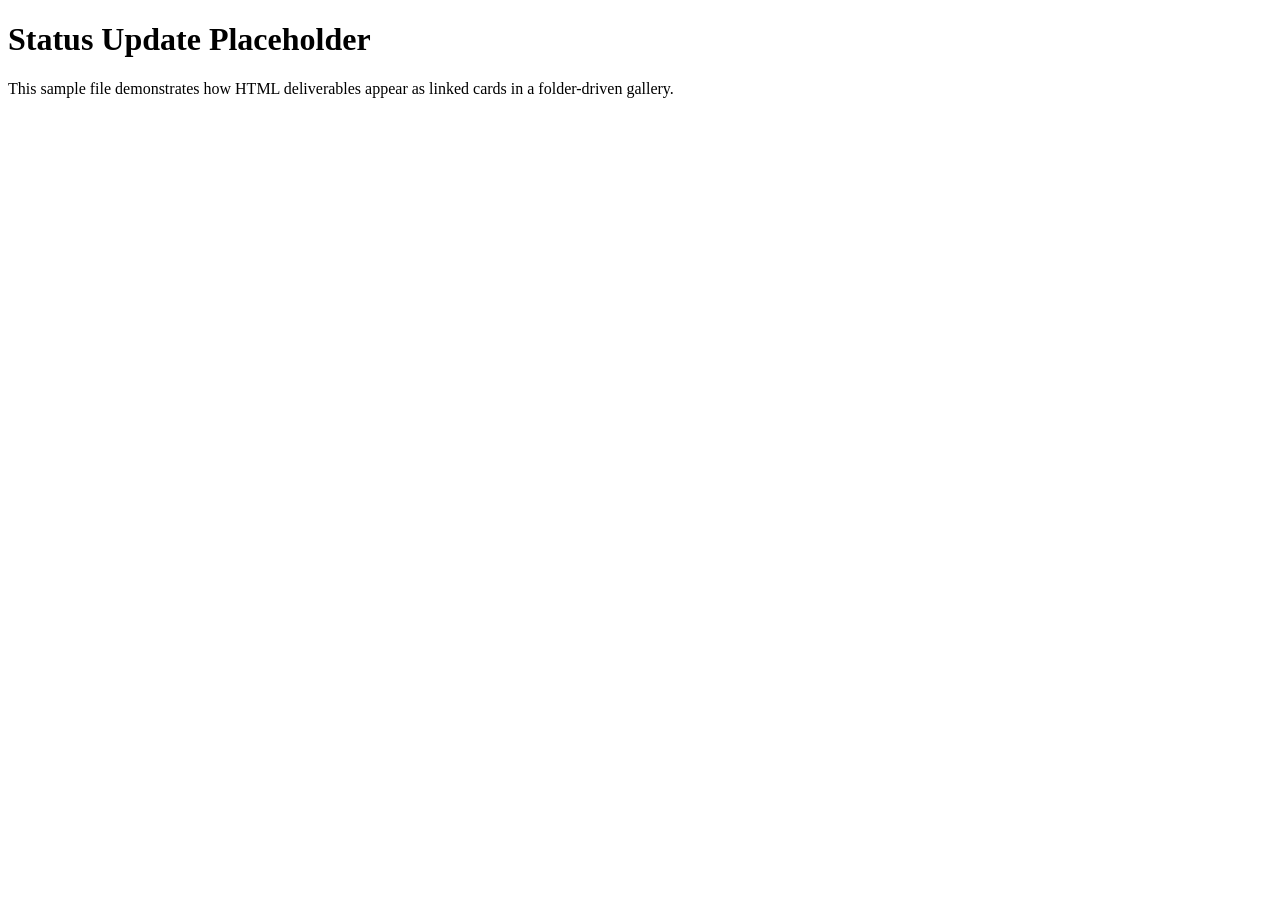
<file: docs/assets/images/process/reports/status-update.html>
<!doctype html>
<html lang="en">
  <head>
    <meta charset="utf-8">
    <title>Status Update Placeholder</title>
  </head>
  <body>
    <h1>Status Update Placeholder</h1>
    <p>This sample file demonstrates how HTML deliverables appear as linked cards in a folder-driven gallery.</p>
  </body>
  </html>
</file>
<file: site_libs/quarto-html/tippy.css>
.tippy-box[data-animation=fade][data-state=hidden]{opacity:0}[data-tippy-root]{max-width:calc(100vw - 10px)}.tippy-box{position:relative;background-color:#333;color:#fff;border-radius:4px;font-size:14px;line-height:1.4;white-space:normal;outline:0;transition-property:transform,visibility,opacity}.tippy-box[data-placement^=top]>.tippy-arrow{bottom:0}.tippy-box[data-placement^=top]>.tippy-arrow:before{bottom:-7px;left:0;border-width:8px 8px 0;border-top-color:initial;transform-origin:center top}.tippy-box[data-placement^=bottom]>.tippy-arrow{top:0}.tippy-box[data-placement^=bottom]>.tippy-arrow:before{top:-7px;left:0;border-width:0 8px 8px;border-bottom-color:initial;transform-origin:center bottom}.tippy-box[data-placement^=left]>.tippy-arrow{right:0}.tippy-box[data-placement^=left]>.tippy-arrow:before{border-width:8px 0 8px 8px;border-left-color:initial;right:-7px;transform-origin:center left}.tippy-box[data-placement^=right]>.tippy-arrow{left:0}.tippy-box[data-placement^=right]>.tippy-arrow:before{left:-7px;border-width:8px 8px 8px 0;border-right-color:initial;transform-origin:center right}.tippy-box[data-inertia][data-state=visible]{transition-timing-function:cubic-bezier(.54,1.5,.38,1.11)}.tippy-arrow{width:16px;height:16px;color:#333}.tippy-arrow:before{content:"";position:absolute;border-color:transparent;border-style:solid}.tippy-content{position:relative;padding:5px 9px;z-index:1}
</file>
<file: site_libs/quarto-html/quarto-syntax-highlighting-bf27225e3a48a9273f3daa8f8e829971.css>
/* quarto syntax highlight colors */
:root {
  --quarto-hl-ot-color: #003B4F;
  --quarto-hl-at-color: #657422;
  --quarto-hl-ss-color: #20794D;
  --quarto-hl-an-color: #5E5E5E;
  --quarto-hl-fu-color: #4758AB;
  --quarto-hl-st-color: #20794D;
  --quarto-hl-cf-color: #003B4F;
  --quarto-hl-op-color: #5E5E5E;
  --quarto-hl-er-color: #AD0000;
  --quarto-hl-bn-color: #AD0000;
  --quarto-hl-al-color: #AD0000;
  --quarto-hl-va-color: #111111;
  --quarto-hl-bu-color: inherit;
  --quarto-hl-ex-color: inherit;
  --quarto-hl-pp-color: #AD0000;
  --quarto-hl-in-color: #5E5E5E;
  --quarto-hl-vs-color: #20794D;
  --quarto-hl-wa-color: #5E5E5E;
  --quarto-hl-do-color: #5E5E5E;
  --quarto-hl-im-color: #00769E;
  --quarto-hl-ch-color: #20794D;
  --quarto-hl-dt-color: #AD0000;
  --quarto-hl-fl-color: #AD0000;
  --quarto-hl-co-color: #5E5E5E;
  --quarto-hl-cv-color: #5E5E5E;
  --quarto-hl-cn-color: #8f5902;
  --quarto-hl-sc-color: #5E5E5E;
  --quarto-hl-dv-color: #AD0000;
  --quarto-hl-kw-color: #003B4F;
}

/* other quarto variables */
:root {
  --quarto-font-monospace: SFMono-Regular, Menlo, Monaco, Consolas, "Liberation Mono", "Courier New", monospace;
}

/* syntax highlight based on Pandoc's rules */
pre > code.sourceCode > span {
  color: #003B4F;
}

code.sourceCode > span {
  color: #003B4F;
}

div.sourceCode,
div.sourceCode pre.sourceCode {
  color: #003B4F;
}

/* Normal */
code span {
  color: #003B4F;
}

/* Alert */
code span.al {
  color: #AD0000;
  font-style: inherit;
}

/* Annotation */
code span.an {
  color: #5E5E5E;
  font-style: inherit;
}

/* Attribute */
code span.at {
  color: #657422;
  font-style: inherit;
}

/* BaseN */
code span.bn {
  color: #AD0000;
  font-style: inherit;
}

/* BuiltIn */
code span.bu {
  font-style: inherit;
}

/* ControlFlow */
code span.cf {
  color: #003B4F;
  font-weight: bold;
  font-style: inherit;
}

/* Char */
code span.ch {
  color: #20794D;
  font-style: inherit;
}

/* Constant */
code span.cn {
  color: #8f5902;
  font-style: inherit;
}

/* Comment */
code span.co {
  color: #5E5E5E;
  font-style: inherit;
}

/* CommentVar */
code span.cv {
  color: #5E5E5E;
  font-style: italic;
}

/* Documentation */
code span.do {
  color: #5E5E5E;
  font-style: italic;
}

/* DataType */
code span.dt {
  color: #AD0000;
  font-style: inherit;
}

/* DecVal */
code span.dv {
  color: #AD0000;
  font-style: inherit;
}

/* Error */
code span.er {
  color: #AD0000;
  font-style: inherit;
}

/* Extension */
code span.ex {
  font-style: inherit;
}

/* Float */
code span.fl {
  color: #AD0000;
  font-style: inherit;
}

/* Function */
code span.fu {
  color: #4758AB;
  font-style: inherit;
}

/* Import */
code span.im {
  color: #00769E;
  font-style: inherit;
}

/* Information */
code span.in {
  color: #5E5E5E;
  font-style: inherit;
}

/* Keyword */
code span.kw {
  color: #003B4F;
  font-weight: bold;
  font-style: inherit;
}

/* Operator */
code span.op {
  color: #5E5E5E;
  font-style: inherit;
}

/* Other */
code span.ot {
  color: #003B4F;
  font-style: inherit;
}

/* Preprocessor */
code span.pp {
  color: #AD0000;
  font-style: inherit;
}

/* SpecialChar */
code span.sc {
  color: #5E5E5E;
  font-style: inherit;
}

/* SpecialString */
code span.ss {
  color: #20794D;
  font-style: inherit;
}

/* String */
code span.st {
  color: #20794D;
  font-style: inherit;
}

/* Variable */
code span.va {
  color: #111111;
  font-style: inherit;
}

/* VerbatimString */
code span.vs {
  color: #20794D;
  font-style: inherit;
}

/* Warning */
code span.wa {
  color: #5E5E5E;
  font-style: italic;
}

.prevent-inlining {
  content: "</";
}

/*# sourceMappingURL=8be38f48d34c45af72792cbd699585e7.css.map */
</file>
<file: site_libs/quarto-html/quarto-syntax-highlighting-dark-b626d73c4c936ccc3cb08be7d45d1df6.css>
/* quarto syntax highlight colors */
:root {
  --quarto-hl-al-color: #f07178;
  --quarto-hl-an-color: #d4d0ab;
  --quarto-hl-at-color: #00e0e0;
  --quarto-hl-bn-color: #d4d0ab;
  --quarto-hl-bu-color: #abe338;
  --quarto-hl-ch-color: #abe338;
  --quarto-hl-co-color: #f8f8f2;
  --quarto-hl-cv-color: #ffd700;
  --quarto-hl-cn-color: #ffd700;
  --quarto-hl-cf-color: #ffa07a;
  --quarto-hl-dt-color: #ffa07a;
  --quarto-hl-dv-color: #d4d0ab;
  --quarto-hl-do-color: #f8f8f2;
  --quarto-hl-er-color: #f07178;
  --quarto-hl-ex-color: #00e0e0;
  --quarto-hl-fl-color: #d4d0ab;
  --quarto-hl-fu-color: #ffa07a;
  --quarto-hl-im-color: #abe338;
  --quarto-hl-in-color: #d4d0ab;
  --quarto-hl-kw-color: #ffa07a;
  --quarto-hl-op-color: #ffa07a;
  --quarto-hl-ot-color: #00e0e0;
  --quarto-hl-pp-color: #dcc6e0;
  --quarto-hl-re-color: #00e0e0;
  --quarto-hl-sc-color: #abe338;
  --quarto-hl-ss-color: #abe338;
  --quarto-hl-st-color: #abe338;
  --quarto-hl-va-color: #00e0e0;
  --quarto-hl-vs-color: #abe338;
  --quarto-hl-wa-color: #dcc6e0;
}

/* other quarto variables */
:root {
  --quarto-font-monospace: SFMono-Regular, Menlo, Monaco, Consolas, "Liberation Mono", "Courier New", monospace;
}

/* syntax highlight based on Pandoc's rules */
pre > code.sourceCode > span {
  color: #f8f8f2;
}

code.sourceCode > span {
  color: #f8f8f2;
}

div.sourceCode,
div.sourceCode pre.sourceCode {
  color: #f8f8f2;
}

/* Normal */
code span {
  color: #f8f8f2;
}

/* Alert */
code span.al {
  color: #f07178;
}

/* Annotation */
code span.an {
  color: #d4d0ab;
}

/* Attribute */
code span.at {
  color: #00e0e0;
}

/* BaseN */
code span.bn {
  color: #d4d0ab;
}

/* BuiltIn */
code span.bu {
  color: #abe338;
}

/* ControlFlow */
code span.cf {
  font-weight: bold;
  color: #ffa07a;
}

/* Char */
code span.ch {
  color: #abe338;
}

/* Constant */
code span.cn {
  color: #ffd700;
}

/* Comment */
code span.co {
  font-style: italic;
  color: #f8f8f2;
}

/* CommentVar */
code span.cv {
  color: #ffd700;
}

/* Documentation */
code span.do {
  color: #f8f8f2;
}

/* DataType */
code span.dt {
  color: #ffa07a;
}

/* DecVal */
code span.dv {
  color: #d4d0ab;
}

/* Error */
code span.er {
  color: #f07178;
  text-decoration: underline;
}

/* Extension */
code span.ex {
  font-weight: bold;
  color: #00e0e0;
}

/* Float */
code span.fl {
  color: #d4d0ab;
}

/* Function */
code span.fu {
  color: #ffa07a;
}

/* Import */
code span.im {
  color: #abe338;
}

/* Information */
code span.in {
  color: #d4d0ab;
}

/* Keyword */
code span.kw {
  font-weight: bold;
  color: #ffa07a;
}

/* Operator */
code span.op {
  color: #ffa07a;
}

/* Other */
code span.ot {
  color: #00e0e0;
}

/* Preprocessor */
code span.pp {
  color: #dcc6e0;
}

/* RegionMarker */
code span.re {
  background-color: #f8f8f2;
  color: #00e0e0;
}

/* SpecialChar */
code span.sc {
  color: #abe338;
}

/* SpecialString */
code span.ss {
  color: #abe338;
}

/* String */
code span.st {
  color: #abe338;
}

/* Variable */
code span.va {
  color: #00e0e0;
}

/* VerbatimString */
code span.vs {
  color: #abe338;
}

/* Warning */
code span.wa {
  color: #dcc6e0;
}

.prevent-inlining {
  content: "</";
}

/*# sourceMappingURL=a269c63e8167c3ae395728e86feb0848.css.map */
</file>
<file: site_libs/quarto-contrib/fontawesome6-6.7.2/latex-fontsize.css>
.fa-tiny {
  font-size: 0.5em;
}
.fa-scriptsize {
  font-size: 0.7em;
}
.fa-footnotesize {
  font-size: 0.8em;
}
.fa-small {
  font-size: 0.9em;
}
.fa-normalsize {
  font-size: 1em;
}
.fa-large {
  font-size: 1.2em;
}
.fa-Large {
  font-size: 1.5em;
}
.fa-LARGE {
  font-size: 1.75em;
}
.fa-huge {
  font-size: 2em;
}
.fa-Huge {
  font-size: 2.5em;
}
</file>
<file: site_libs/quarto-html/quarto-syntax-highlighting-64a204ab8560d761af7679ceaba22944.css>
/* quarto syntax highlight colors */
:root {
  --quarto-hl-ot-color: #003B4F;
  --quarto-hl-at-color: #657422;
  --quarto-hl-ss-color: #20794D;
  --quarto-hl-an-color: #5E5E5E;
  --quarto-hl-fu-color: #4758AB;
  --quarto-hl-st-color: #20794D;
  --quarto-hl-cf-color: #003B4F;
  --quarto-hl-op-color: #5E5E5E;
  --quarto-hl-er-color: #AD0000;
  --quarto-hl-bn-color: #AD0000;
  --quarto-hl-al-color: #AD0000;
  --quarto-hl-va-color: #111111;
  --quarto-hl-bu-color: inherit;
  --quarto-hl-ex-color: inherit;
  --quarto-hl-pp-color: #AD0000;
  --quarto-hl-in-color: #5E5E5E;
  --quarto-hl-vs-color: #20794D;
  --quarto-hl-wa-color: #5E5E5E;
  --quarto-hl-do-color: #5E5E5E;
  --quarto-hl-im-color: #00769E;
  --quarto-hl-ch-color: #20794D;
  --quarto-hl-dt-color: #AD0000;
  --quarto-hl-fl-color: #AD0000;
  --quarto-hl-co-color: #5E5E5E;
  --quarto-hl-cv-color: #5E5E5E;
  --quarto-hl-cn-color: #8f5902;
  --quarto-hl-sc-color: #5E5E5E;
  --quarto-hl-dv-color: #AD0000;
  --quarto-hl-kw-color: #003B4F;
}

/* other quarto variables */
:root {
  --quarto-font-monospace: SFMono-Regular, Menlo, Monaco, Consolas, "Liberation Mono", "Courier New", monospace;
}

/* syntax highlight based on Pandoc's rules */
pre > code.sourceCode > span {
  color: #003B4F;
}

code.sourceCode > span {
  color: #003B4F;
}

div.sourceCode,
div.sourceCode pre.sourceCode {
  color: #003B4F;
}

/* Normal */
code span {
  color: #003B4F;
}

/* Alert */
code span.al {
  color: #AD0000;
  font-style: inherit;
}

/* Annotation */
code span.an {
  color: #5E5E5E;
  font-style: inherit;
}

/* Attribute */
code span.at {
  color: #657422;
  font-style: inherit;
}

/* BaseN */
code span.bn {
  color: #AD0000;
  font-style: inherit;
}

/* BuiltIn */
code span.bu {
  font-style: inherit;
}

/* ControlFlow */
code span.cf {
  color: #003B4F;
  font-weight: bold;
  font-style: inherit;
}

/* Char */
code span.ch {
  color: #20794D;
  font-style: inherit;
}

/* Constant */
code span.cn {
  color: #8f5902;
  font-style: inherit;
}

/* Comment */
code span.co {
  color: #5E5E5E;
  font-style: inherit;
}

/* CommentVar */
code span.cv {
  color: #5E5E5E;
  font-style: italic;
}

/* Documentation */
code span.do {
  color: #5E5E5E;
  font-style: italic;
}

/* DataType */
code span.dt {
  color: #AD0000;
  font-style: inherit;
}

/* DecVal */
code span.dv {
  color: #AD0000;
  font-style: inherit;
}

/* Error */
code span.er {
  color: #AD0000;
  font-style: inherit;
}

/* Extension */
code span.ex {
  font-style: inherit;
}

/* Float */
code span.fl {
  color: #AD0000;
  font-style: inherit;
}

/* Function */
code span.fu {
  color: #4758AB;
  font-style: inherit;
}

/* Import */
code span.im {
  color: #00769E;
  font-style: inherit;
}

/* Information */
code span.in {
  color: #5E5E5E;
  font-style: inherit;
}

/* Keyword */
code span.kw {
  color: #003B4F;
  font-weight: bold;
  font-style: inherit;
}

/* Operator */
code span.op {
  color: #5E5E5E;
  font-style: inherit;
}

/* Other */
code span.ot {
  color: #003B4F;
  font-style: inherit;
}

/* Preprocessor */
code span.pp {
  color: #AD0000;
  font-style: inherit;
}

/* SpecialChar */
code span.sc {
  color: #5E5E5E;
  font-style: inherit;
}

/* SpecialString */
code span.ss {
  color: #20794D;
  font-style: inherit;
}

/* String */
code span.st {
  color: #20794D;
  font-style: inherit;
}

/* Variable */
code span.va {
  color: #111111;
  font-style: inherit;
}

/* VerbatimString */
code span.vs {
  color: #20794D;
  font-style: inherit;
}

/* Warning */
code span.wa {
  color: #5E5E5E;
  font-style: italic;
}

.prevent-inlining {
  content: "</";
}

/*# sourceMappingURL=9d8d5bb603a83b8298b89080a598c93b.css.map */
</file>
<file: site_libs/quarto-html/quarto-syntax-highlighting-dark-b85bc7c33db8c58e0ec93c3465666fed.css>
/* quarto syntax highlight colors */
:root {
  --quarto-hl-al-color: #f07178;
  --quarto-hl-an-color: #d4d0ab;
  --quarto-hl-at-color: #00e0e0;
  --quarto-hl-bn-color: #d4d0ab;
  --quarto-hl-bu-color: #abe338;
  --quarto-hl-ch-color: #abe338;
  --quarto-hl-co-color: #f8f8f2;
  --quarto-hl-cv-color: #ffd700;
  --quarto-hl-cn-color: #ffd700;
  --quarto-hl-cf-color: #ffa07a;
  --quarto-hl-dt-color: #ffa07a;
  --quarto-hl-dv-color: #d4d0ab;
  --quarto-hl-do-color: #f8f8f2;
  --quarto-hl-er-color: #f07178;
  --quarto-hl-ex-color: #00e0e0;
  --quarto-hl-fl-color: #d4d0ab;
  --quarto-hl-fu-color: #ffa07a;
  --quarto-hl-im-color: #abe338;
  --quarto-hl-in-color: #d4d0ab;
  --quarto-hl-kw-color: #ffa07a;
  --quarto-hl-op-color: #ffa07a;
  --quarto-hl-ot-color: #00e0e0;
  --quarto-hl-pp-color: #dcc6e0;
  --quarto-hl-re-color: #00e0e0;
  --quarto-hl-sc-color: #abe338;
  --quarto-hl-ss-color: #abe338;
  --quarto-hl-st-color: #abe338;
  --quarto-hl-va-color: #00e0e0;
  --quarto-hl-vs-color: #abe338;
  --quarto-hl-wa-color: #dcc6e0;
}

/* other quarto variables */
:root {
  --quarto-font-monospace: SFMono-Regular, Menlo, Monaco, Consolas, "Liberation Mono", "Courier New", monospace;
}

/* syntax highlight based on Pandoc's rules */
pre > code.sourceCode > span {
  color: #f8f8f2;
}

code.sourceCode > span {
  color: #f8f8f2;
}

div.sourceCode,
div.sourceCode pre.sourceCode {
  color: #f8f8f2;
}

/* Normal */
code span {
  color: #f8f8f2;
}

/* Alert */
code span.al {
  color: #f07178;
}

/* Annotation */
code span.an {
  color: #d4d0ab;
}

/* Attribute */
code span.at {
  color: #00e0e0;
}

/* BaseN */
code span.bn {
  color: #d4d0ab;
}

/* BuiltIn */
code span.bu {
  color: #abe338;
}

/* ControlFlow */
code span.cf {
  font-weight: bold;
  color: #ffa07a;
}

/* Char */
code span.ch {
  color: #abe338;
}

/* Constant */
code span.cn {
  color: #ffd700;
}

/* Comment */
code span.co {
  font-style: italic;
  color: #f8f8f2;
}

/* CommentVar */
code span.cv {
  color: #ffd700;
}

/* Documentation */
code span.do {
  color: #f8f8f2;
}

/* DataType */
code span.dt {
  color: #ffa07a;
}

/* DecVal */
code span.dv {
  color: #d4d0ab;
}

/* Error */
code span.er {
  color: #f07178;
  text-decoration: underline;
}

/* Extension */
code span.ex {
  font-weight: bold;
  color: #00e0e0;
}

/* Float */
code span.fl {
  color: #d4d0ab;
}

/* Function */
code span.fu {
  color: #ffa07a;
}

/* Import */
code span.im {
  color: #abe338;
}

/* Information */
code span.in {
  color: #d4d0ab;
}

/* Keyword */
code span.kw {
  font-weight: bold;
  color: #ffa07a;
}

/* Operator */
code span.op {
  color: #ffa07a;
}

/* Other */
code span.ot {
  color: #00e0e0;
}

/* Preprocessor */
code span.pp {
  color: #dcc6e0;
}

/* RegionMarker */
code span.re {
  background-color: #f8f8f2;
  color: #00e0e0;
}

/* SpecialChar */
code span.sc {
  color: #abe338;
}

/* SpecialString */
code span.ss {
  color: #abe338;
}

/* String */
code span.st {
  color: #abe338;
}

/* Variable */
code span.va {
  color: #00e0e0;
}

/* VerbatimString */
code span.vs {
  color: #abe338;
}

/* Warning */
code span.wa {
  color: #dcc6e0;
}

.prevent-inlining {
  content: "</";
}

/*# sourceMappingURL=4ed8f1090dec6531da29ab00902aa718.css.map */
</file>
